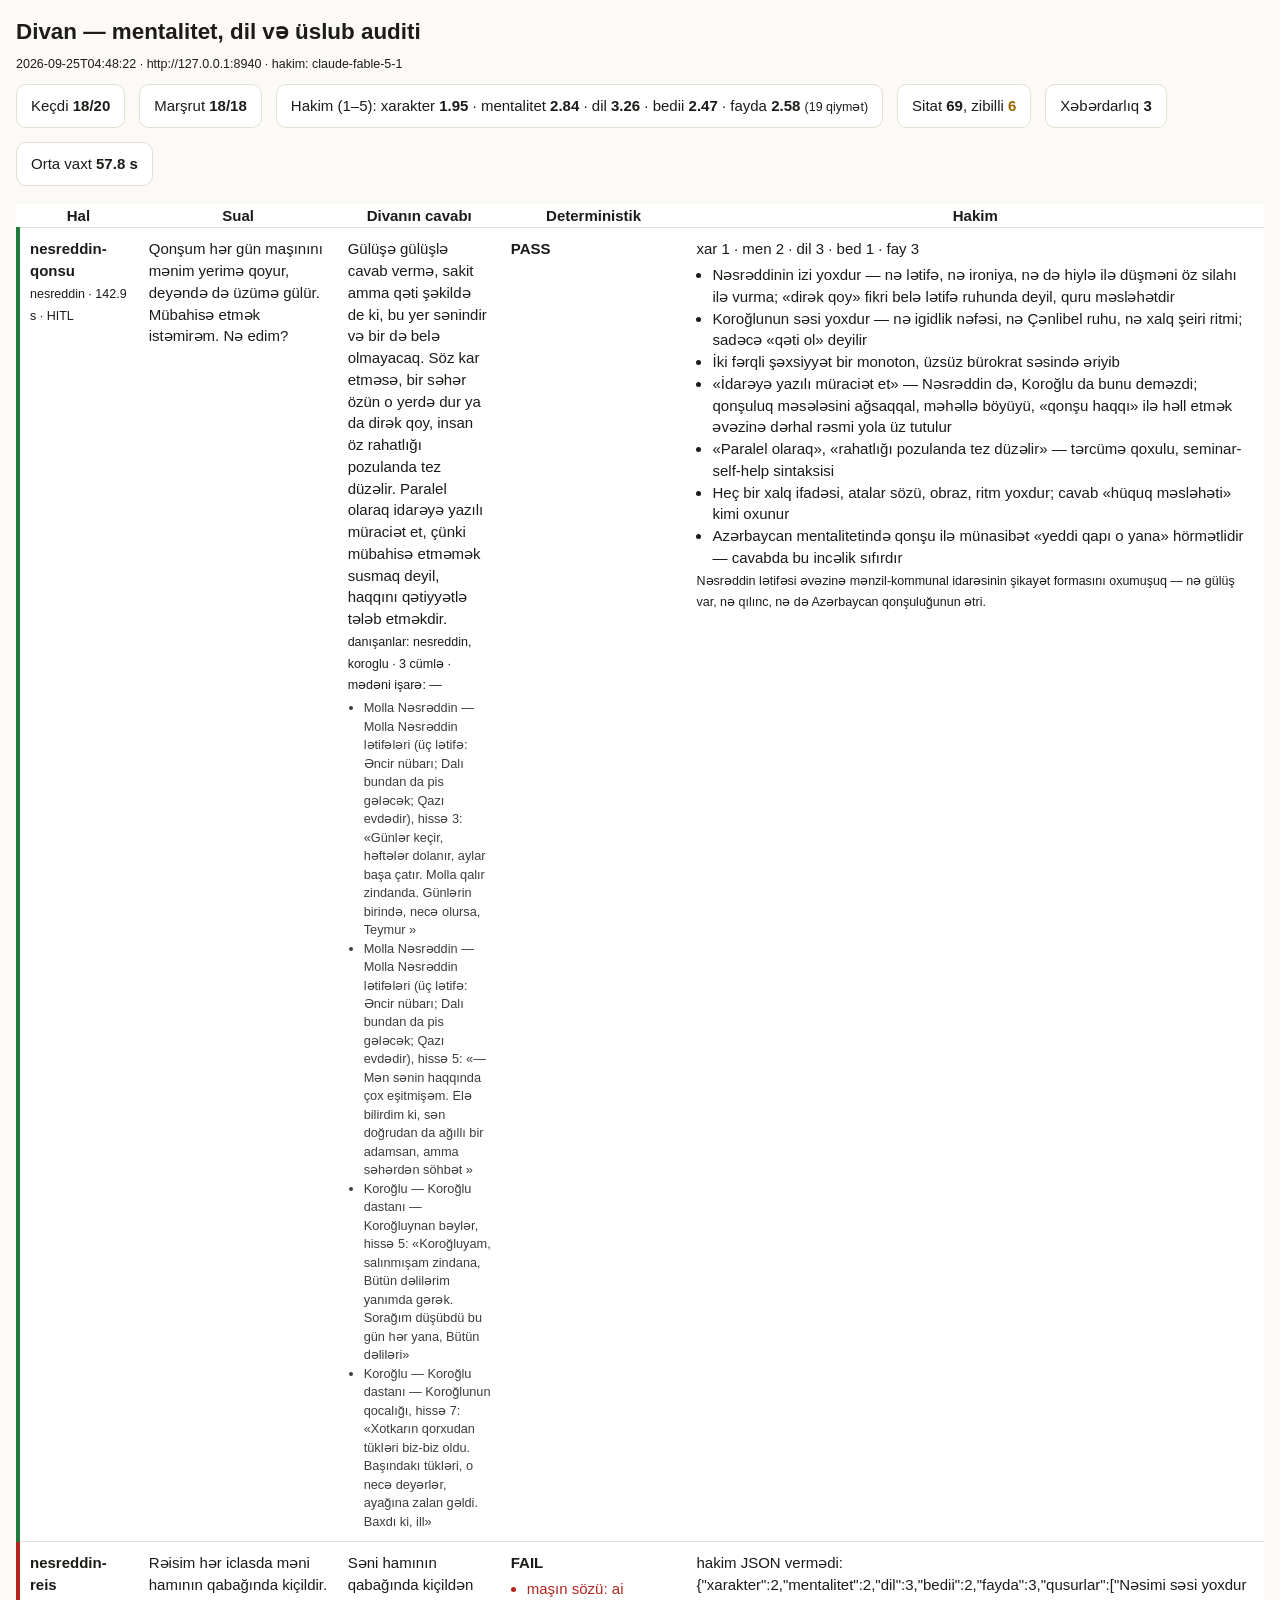
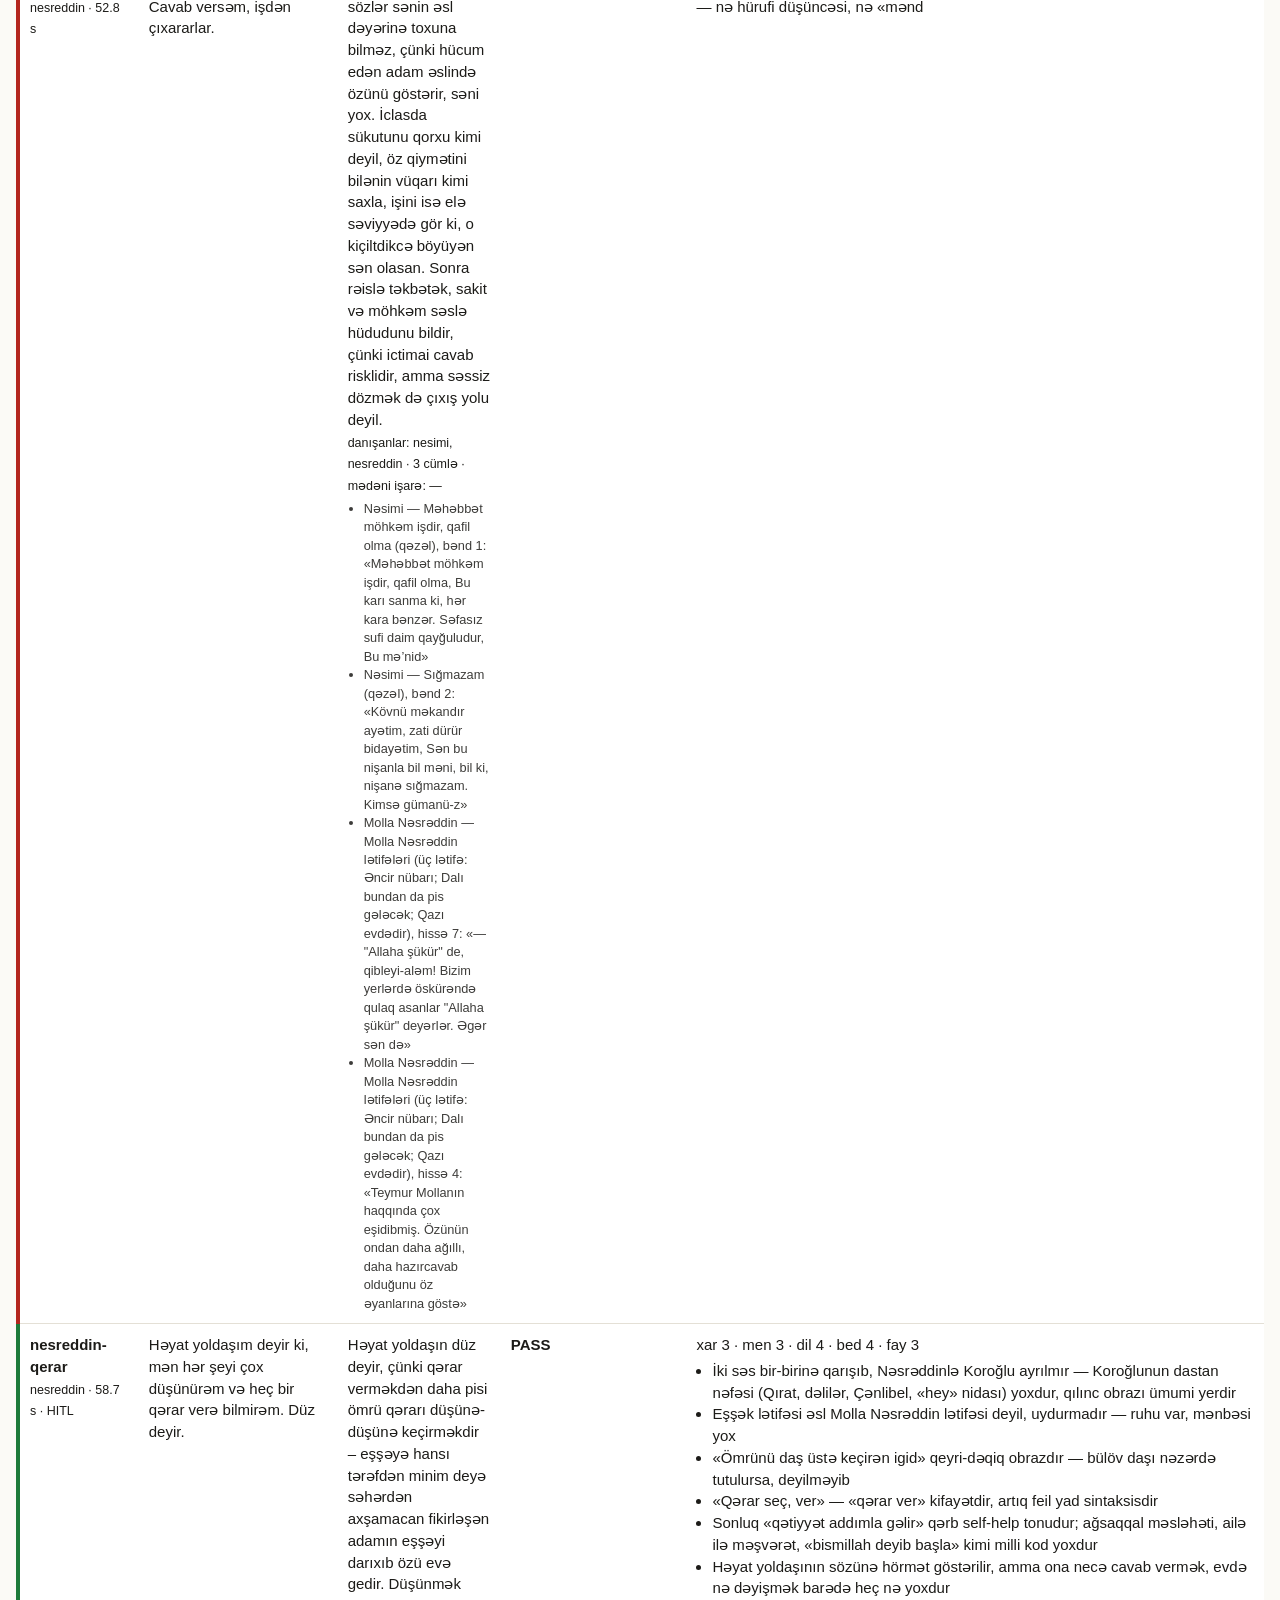
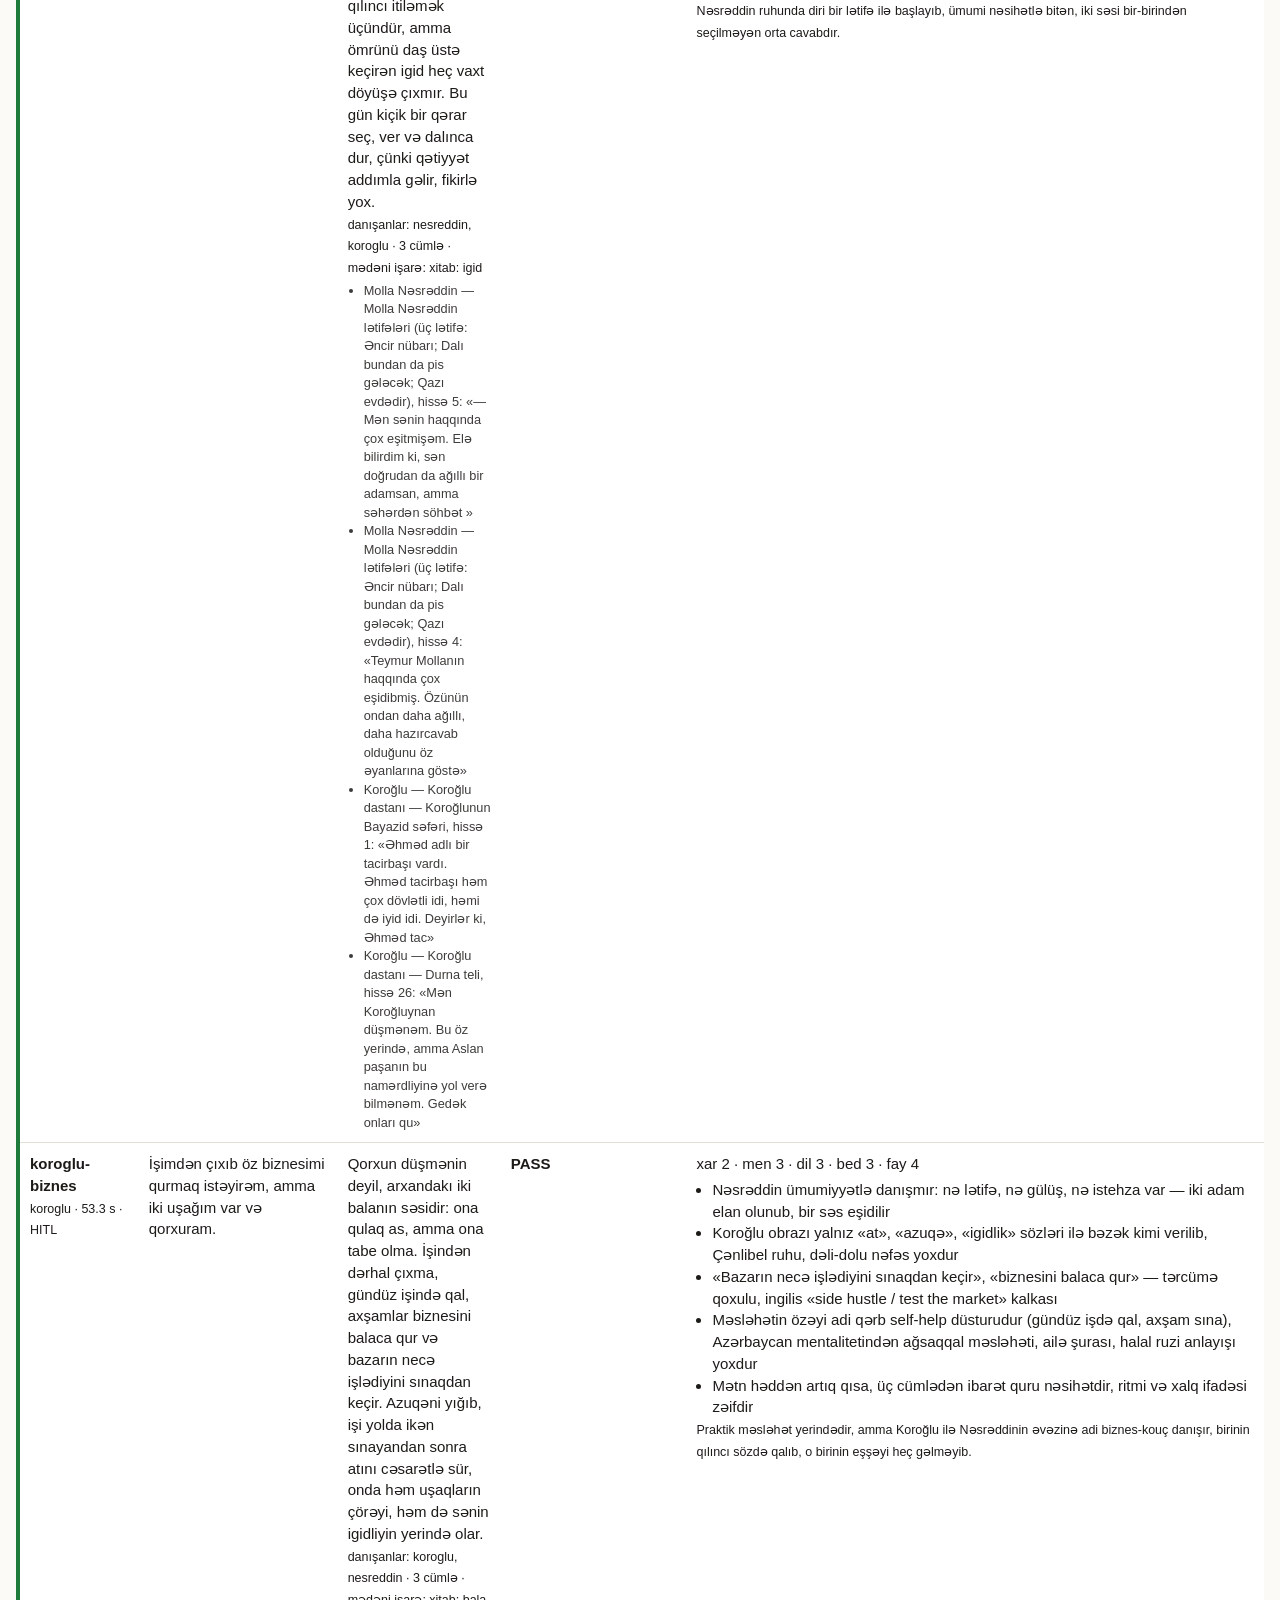
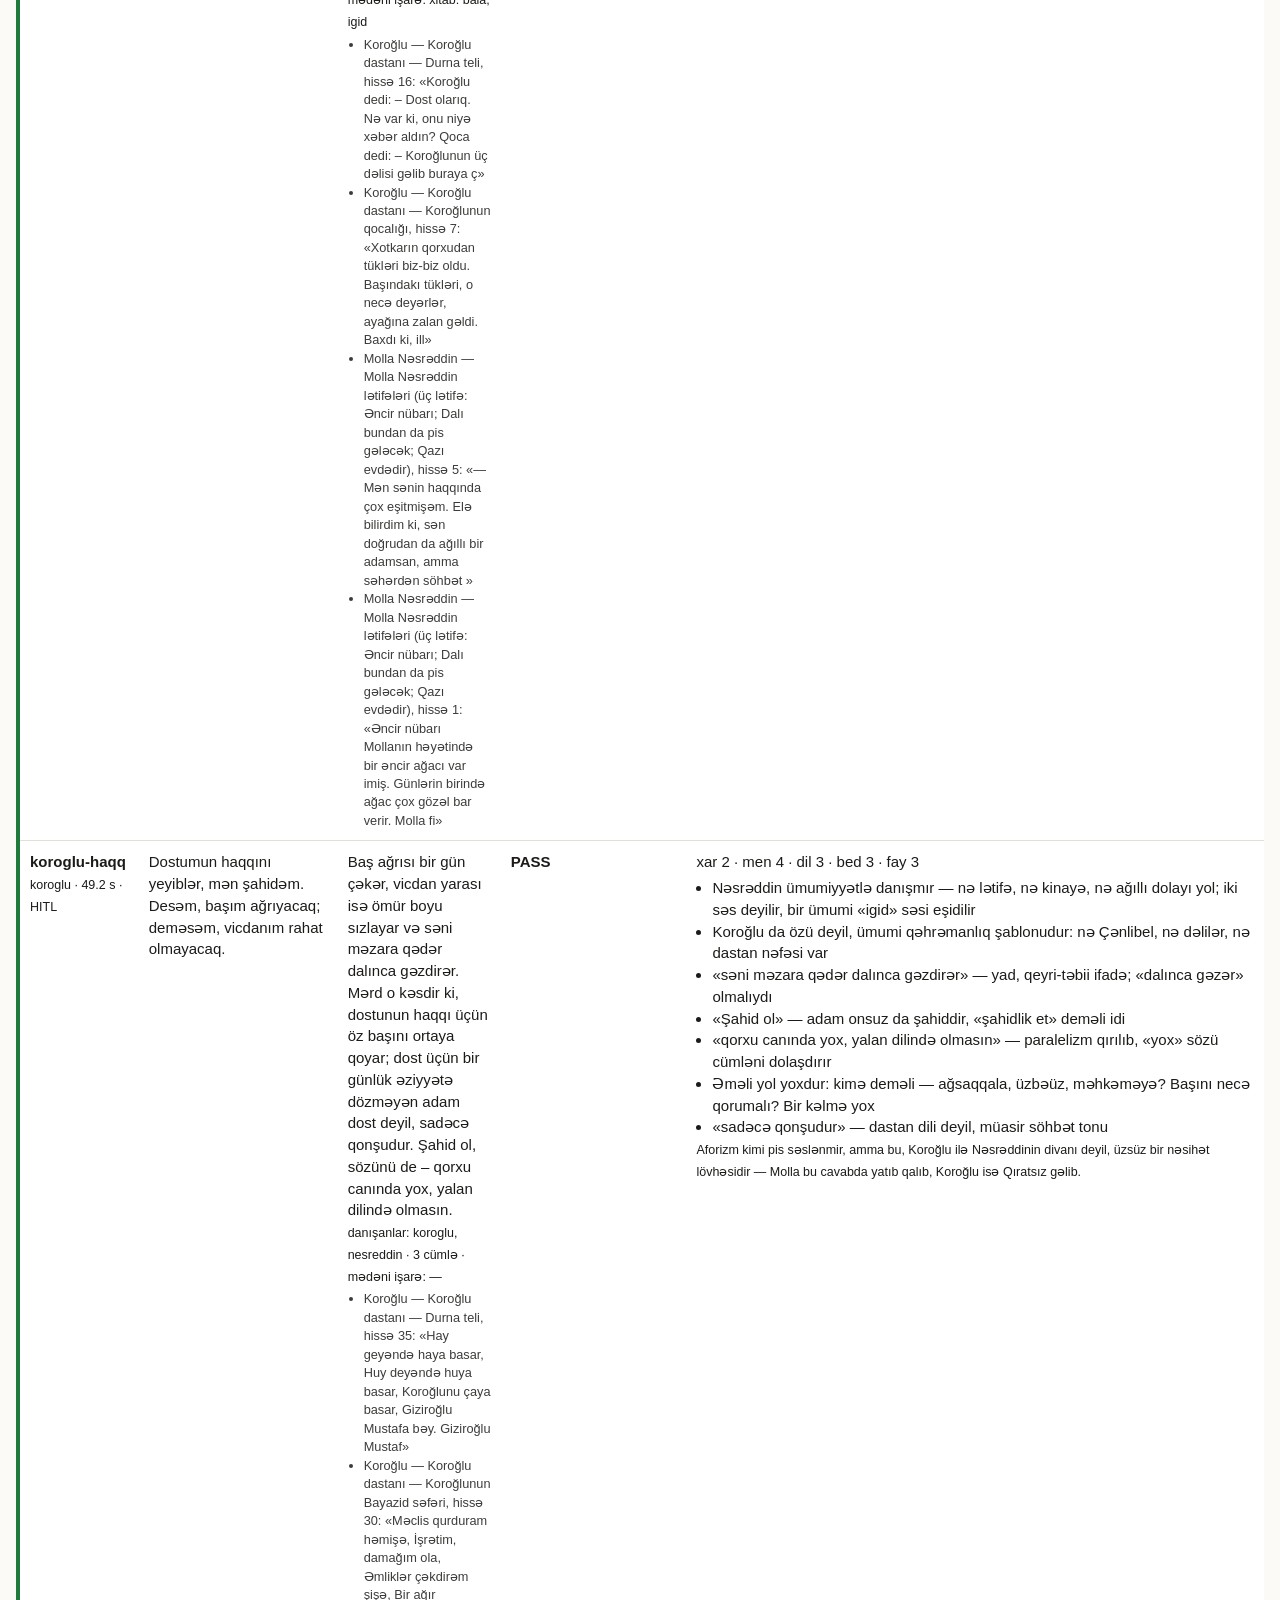
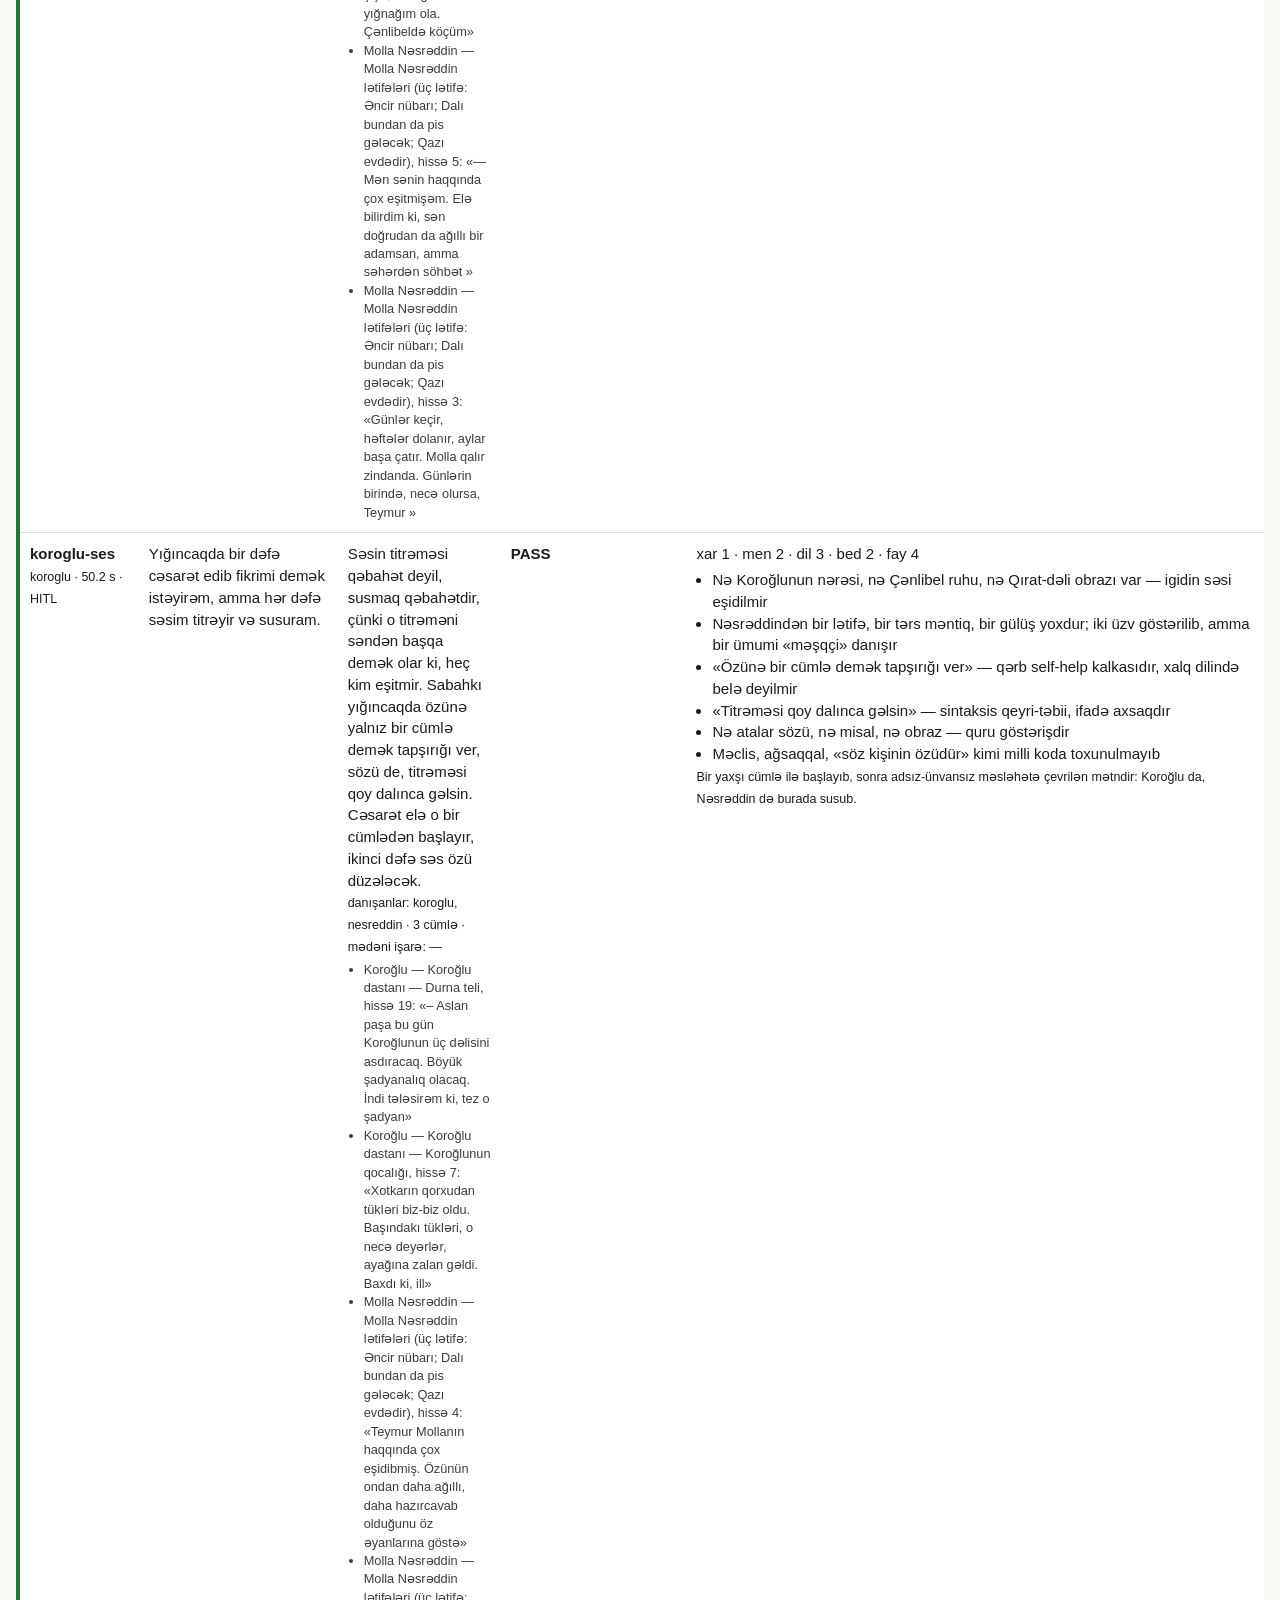
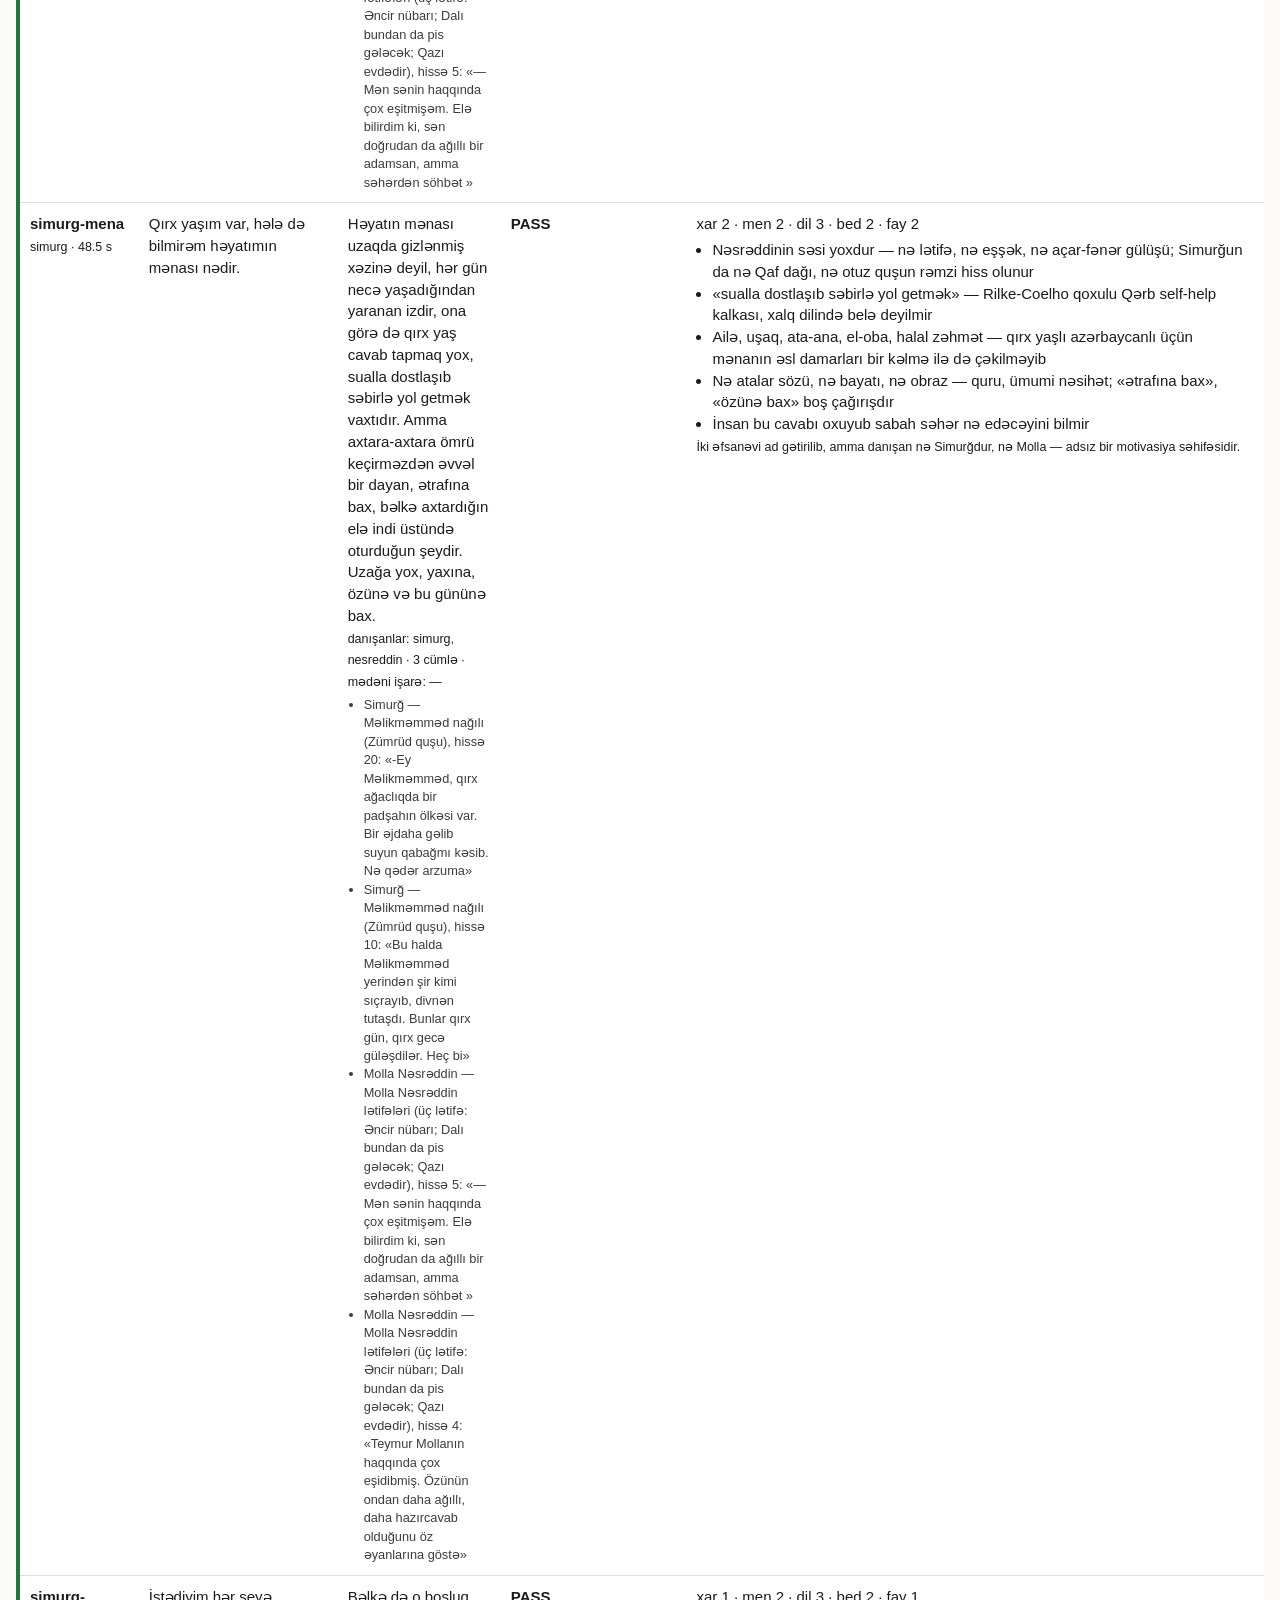
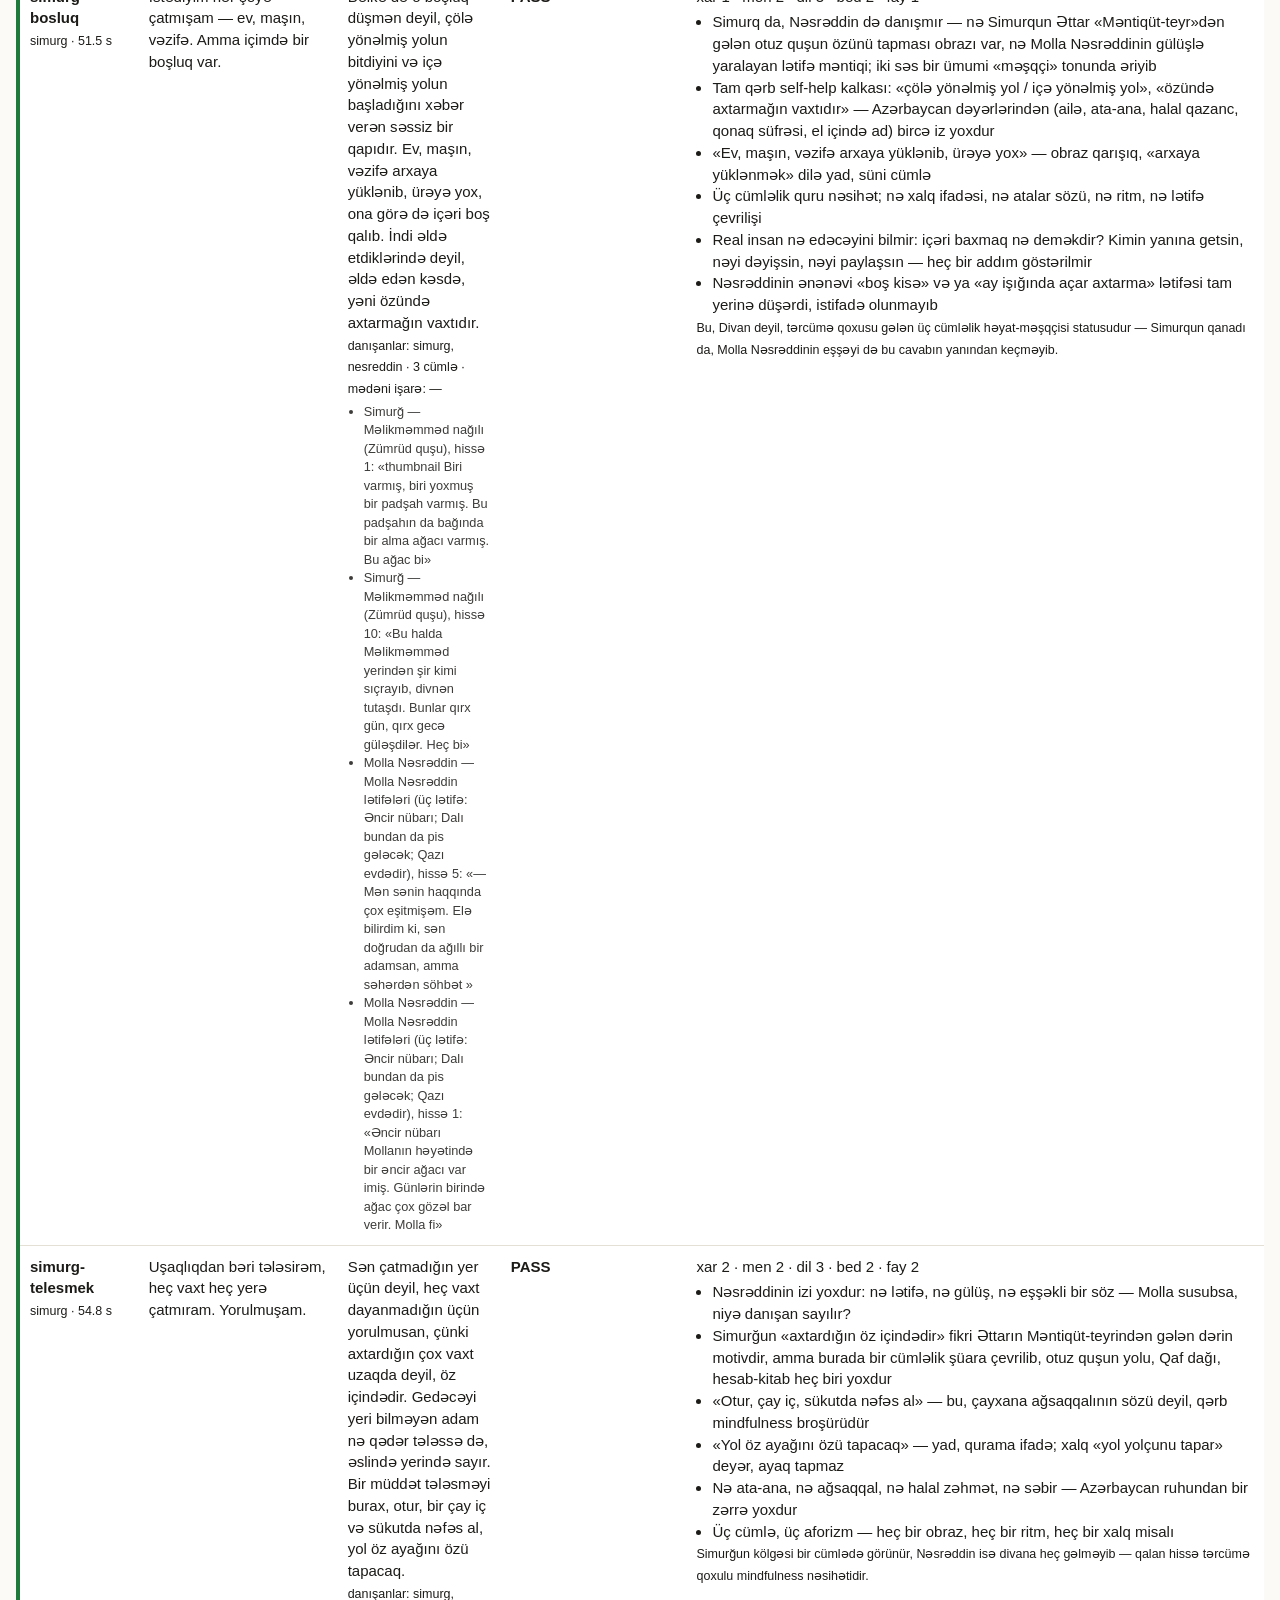
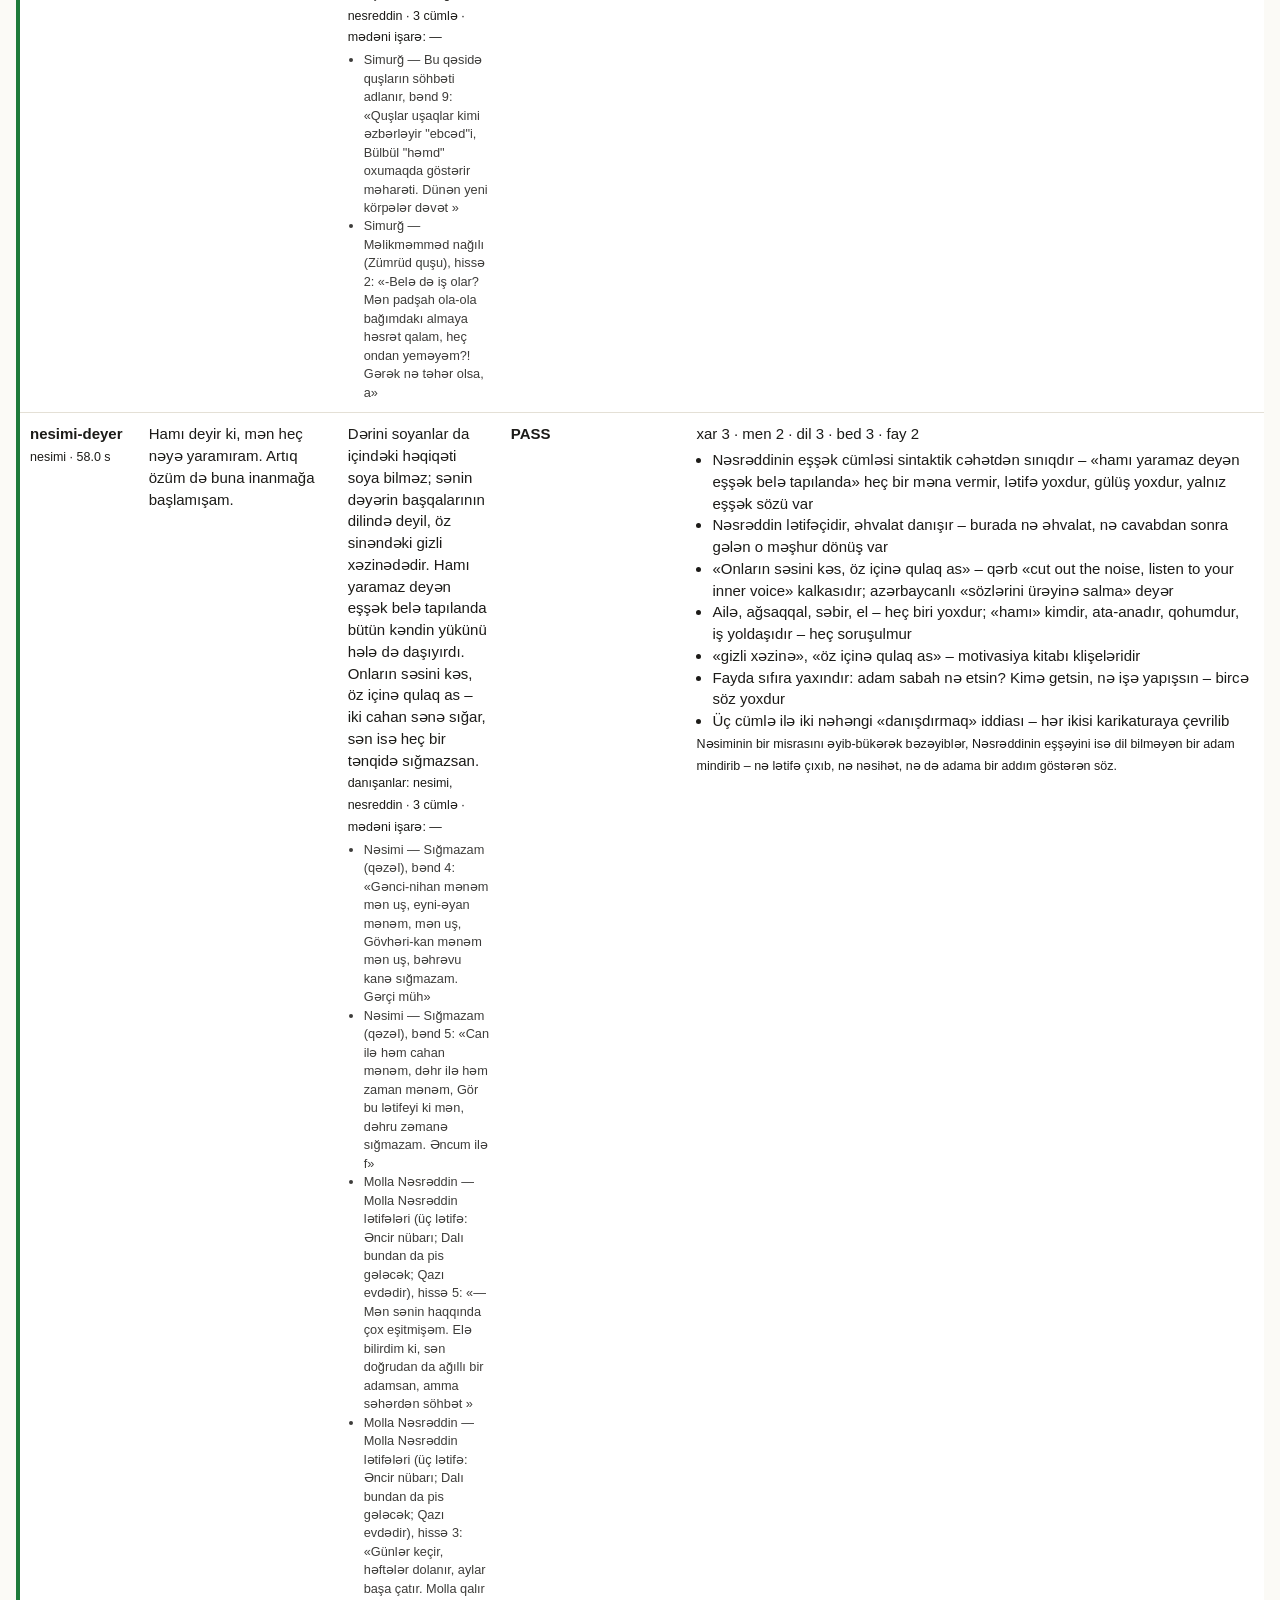
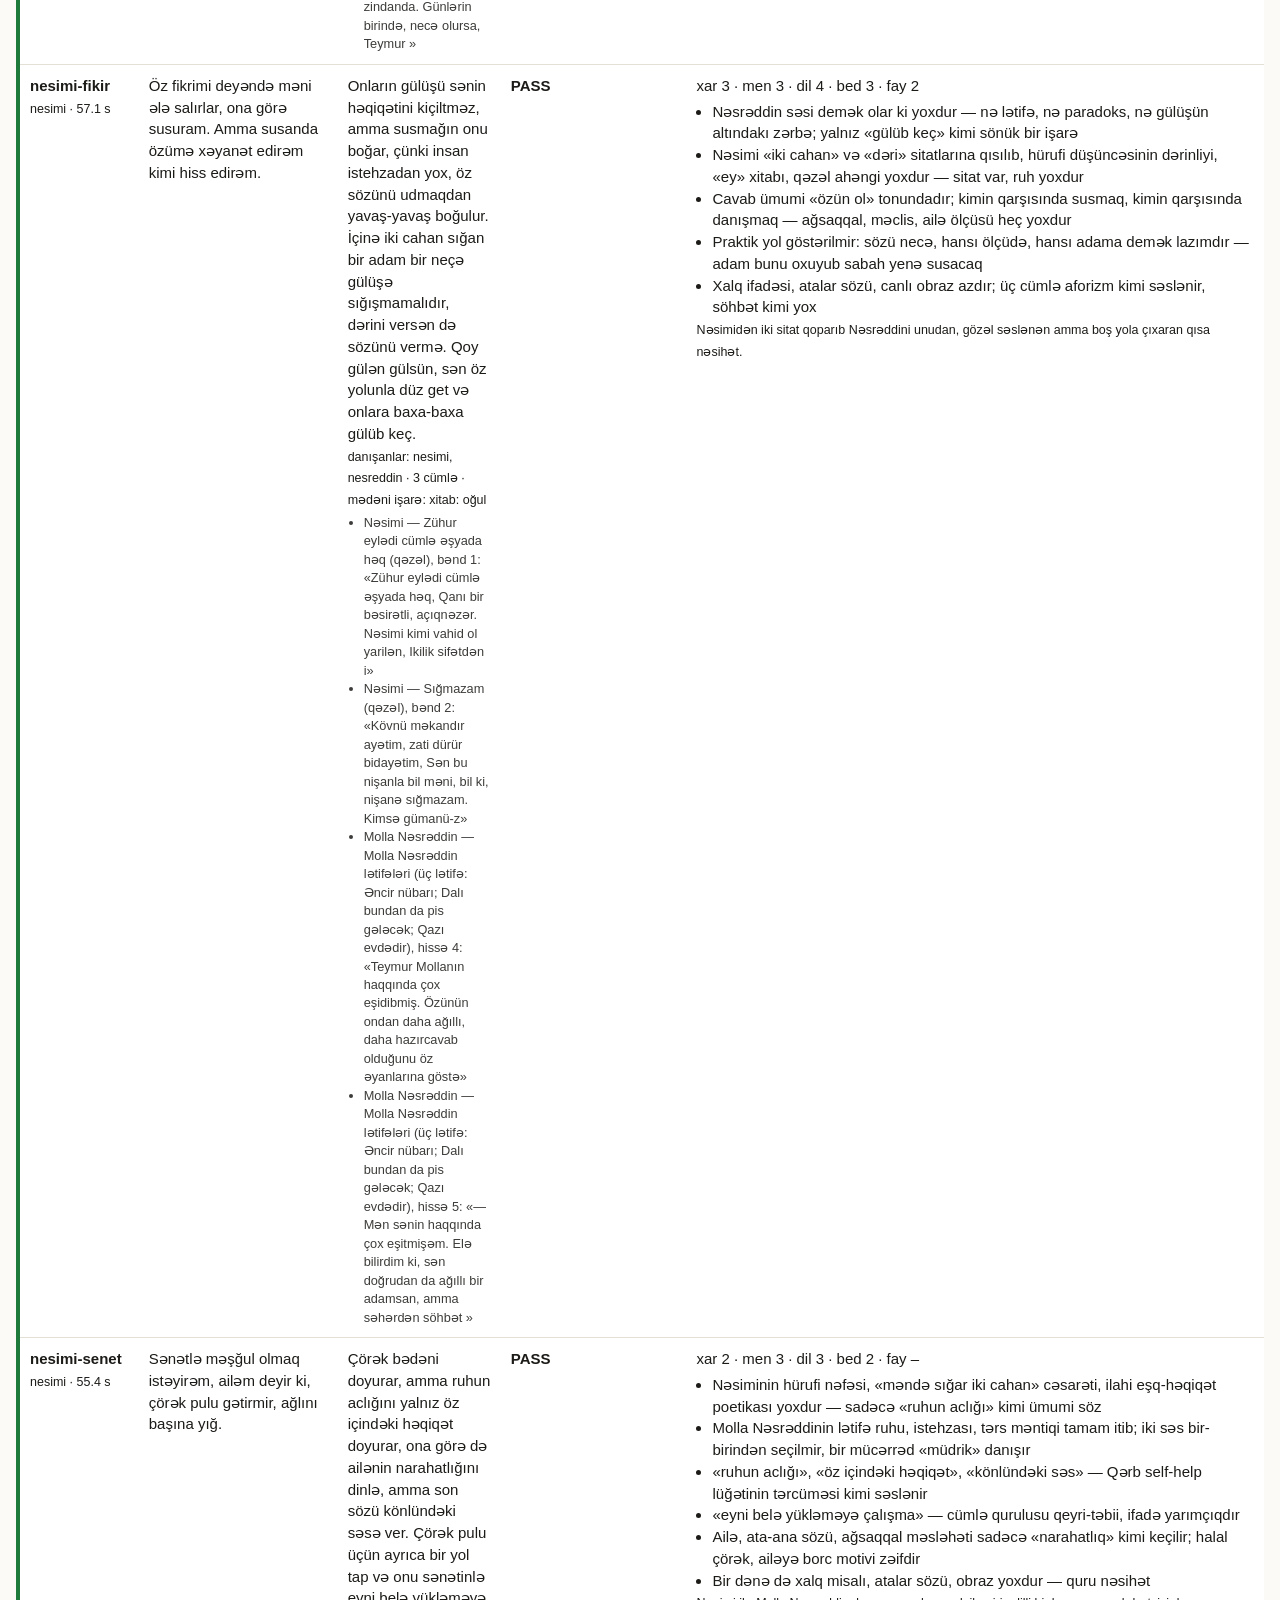
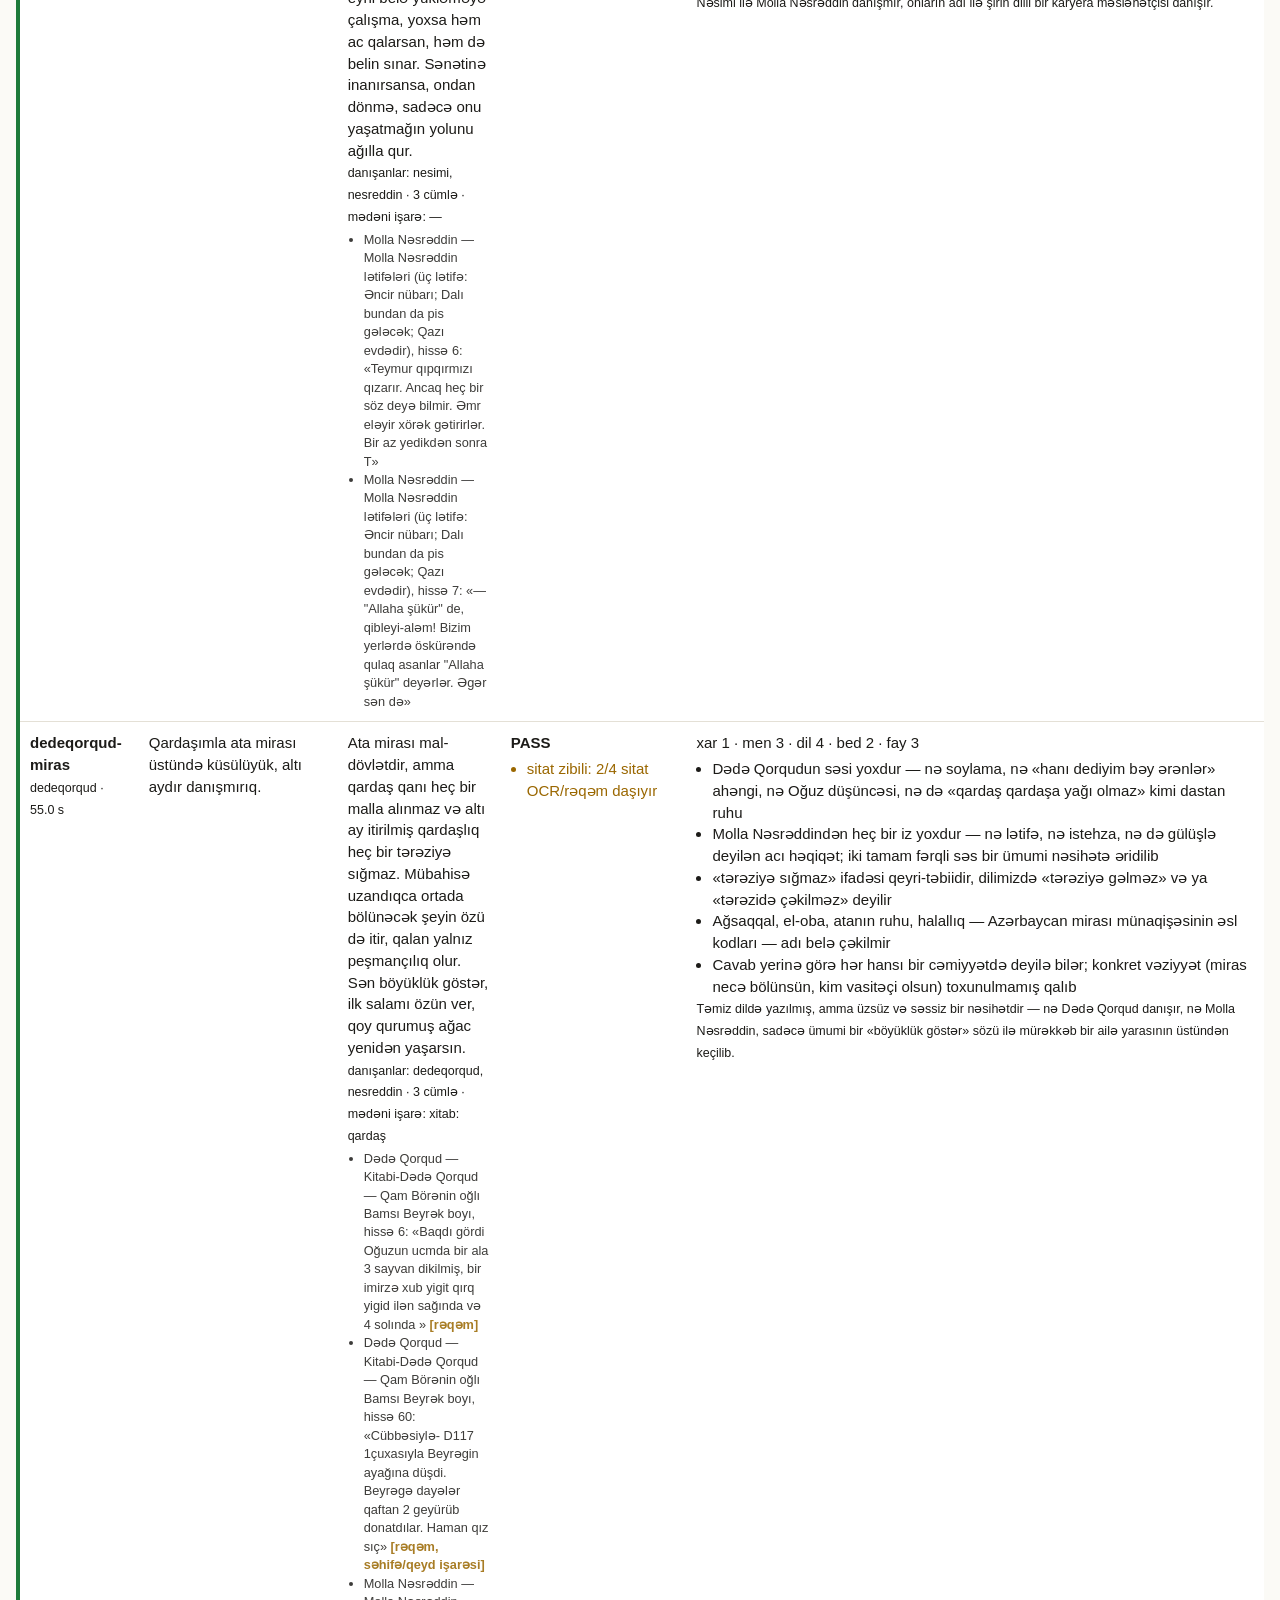
<file: apps/voice-ai-agent/output/audit-v1.html>
<!doctype html><html lang=az><head><meta charset=utf-8><title>Divan audit</title>
<style>:root{--bg:#fbfaf6;--fg:#1c1b18;--card:#fff;--line:#e4e0d6;--pass:#1d7a3a;--fail:#b3261e;--warn:#9a6700}
@media(prefers-color-scheme:dark){:root:not([data-theme=light]){--bg:#151412;--fg:#ece9e1;--card:#1e1c19;--line:#33302a}}
:root[data-theme=dark]{--bg:#151412;--fg:#ece9e1;--card:#1e1c19;--line:#33302a}
body{margin:0;padding:16px;background:var(--bg);color:var(--fg);font:15px/1.45 -apple-system,Inter,sans-serif}
h1{font-size:1.4rem;margin:0 0 4px} .sum{display:flex;gap:14px;flex-wrap:wrap;margin:10px 0 18px}
.sum div{background:var(--card);border:1px solid var(--line);border-radius:10px;padding:10px 14px}
table{width:100%;border-collapse:collapse;background:var(--card)} td{border-top:1px solid var(--line);padding:10px;vertical-align:top}
tr.pass td:first-child{border-left:4px solid var(--pass)} tr.fail td:first-child{border-left:4px solid var(--fail)}
.f{color:var(--fail)} .w{color:var(--warn)} .reply{max-width:46ch} ul{margin:4px 0 0 16px;padding:0} .cites{font-size:.85em;opacity:.85}
@media(max-width:700px){table,tbody,tr,td{display:block} td{border:0} tr{border-top:1px solid var(--line);padding:8px 0}}</style></head>
<body><h1>Divan — mentalitet, dil və üslub auditi</h1>
<div><small>2026-09-25T04:48:22 · http://127.0.0.1:8940 · hakim: claude-fable-5-1</small></div>
<div class=sum><div>Keçdi <b>18/20</b></div><div>Marşrut <b>18/18</b></div>
<div>Hakim (1–5): xarakter <b>1.95</b> · mentalitet <b>2.84</b> · dil <b>3.26</b> · bedii <b>2.47</b> · fayda <b>2.58</b> <small>(19 qiymət)</small></div>
<div>Sitat <b>69</b>, zibilli <b class=w>6</b></div>
<div>Xəbərdarlıq <b>3</b></div><div>Orta vaxt <b>57.8 s</b></div></div>
<table><tr><th>Hal</th><th>Sual</th><th>Divanın cavabı</th><th>Deterministik</th><th>Hakim</th></tr><tr class=pass>
<td><b>nesreddin-qonsu</b><br><small>nesreddin · 142.9 s · HITL</small></td>
<td>Qonşum hər gün maşınını mənim yerimə qoyur, deyəndə də üzümə gülür. Mübahisə etmək istəmirəm. Nə edim?</td>
<td class=reply>Gülüşə gülüşlə cavab vermə, sakit amma qəti şəkildə de ki, bu yer sənindir və bir də belə olmayacaq. Söz kar etməsə, bir səhər özün o yerdə dur ya da dirək qoy, insan öz rahatlığı pozulanda tez düzəlir. Paralel olaraq idarəyə yazılı müraciət et, çünki mübahisə etməmək susmaq deyil, haqqını qətiyyətlə tələb etməkdir.<br><small>danışanlar: nesreddin, koroglu · 3 cümlə · mədəni işarə: —</small>
<ul class=cites><li>Molla Nəsrəddin — Molla Nəsrəddin lətifələri (üç lətifə: Əncir nübarı; Dalı bundan da pis gələcək; Qazı evdədir), hissə 3: «Günlər keçir, həftələr dolanır, aylar başa çatır. Molla qalır zindanda. Günlərin birində, necə olursa, Teymur »</li><li>Molla Nəsrəddin — Molla Nəsrəddin lətifələri (üç lətifə: Əncir nübarı; Dalı bundan da pis gələcək; Qazı evdədir), hissə 5: «— Mən sənin haqqında çox eşitmişəm. Elə bilirdim ki, sən doğrudan da ağıllı bir adamsan, amma səhərdən söhbət »</li><li>Koroğlu — Koroğlu dastanı — Koroğluynan bəylər, hissə 5: «Koroğluyam, salınmışam zindana,
Bütün dəlilərim yanımda gərək.
Sorağım düşübdü bu gün hər yana,
Bütün dəliləri»</li><li>Koroğlu — Koroğlu dastanı — Koroğlunun qocalığı, hissə 7: «Xotkarın qorxudan tükləri biz-biz oldu. Başındakı tükləri, o necə deyərlər, ayağına zalan gəldi. Baxdı ki, ill»</li></ul></td>
<td><b>PASS</b><ul></ul></td>
<td>xar 1 · men 2 · dil 3 · bed 1 · fay 3<ul><li>Nəsrəddinin izi yoxdur — nə lətifə, nə ironiya, nə də hiylə ilə düşməni öz silahı ilə vurma; «dirək qoy» fikri belə lətifə ruhunda deyil, quru məsləhətdir</li><li>Koroğlunun səsi yoxdur — nə igidlik nəfəsi, nə Çənlibel ruhu, nə xalq şeiri ritmi; sadəcə «qəti ol» deyilir</li><li>İki fərqli şəxsiyyət bir monoton, üzsüz bürokrat səsində əriyib</li><li>«İdarəyə yazılı müraciət et» — Nəsrəddin də, Koroğlu da bunu deməzdi; qonşuluq məsələsini ağsaqqal, məhəllə böyüyü, «qonşu haqqı» ilə həll etmək əvəzinə dərhal rəsmi yola üz tutulur</li><li>«Paralel olaraq», «rahatlığı pozulanda tez düzəlir» — tərcümə qoxulu, seminar-self-help sintaksisi</li><li>Heç bir xalq ifadəsi, atalar sözü, obraz, ritm yoxdur; cavab «hüquq məsləhəti» kimi oxunur</li><li>Azərbaycan mentalitetində qonşu ilə münasibət «yeddi qapı o yana» hörmətlidir — cavabda bu incəlik sıfırdır</li></ul><small>Nəsrəddin lətifəsi əvəzinə mənzil-kommunal idarəsinin şikayət formasını oxumuşuq — nə gülüş var, nə qılınc, nə də Azərbaycan qonşuluğunun ətri.</small></td>
</tr><tr class=fail>
<td><b>nesreddin-reis</b><br><small>nesreddin · 52.8 s</small></td>
<td>Rəisim hər iclasda məni hamının qabağında kiçildir. Cavab versəm, işdən çıxararlar.</td>
<td class=reply>Səni hamının qabağında kiçildən sözlər sənin əsl dəyərinə toxuna bilməz, çünki hücum edən adam əslində özünü göstərir, səni yox. İclasda sükutunu qorxu kimi deyil, öz qiymətini bilənin vüqarı kimi saxla, işini isə elə səviyyədə gör ki, o kiçiltdikcə böyüyən sən olasan. Sonra rəislə təkbətək, sakit və möhkəm səslə hüdudunu bildir, çünki ictimai cavab risklidir, amma səssiz dözmək də çıxış yolu deyil.<br><small>danışanlar: nesimi, nesreddin · 3 cümlə · mədəni işarə: —</small>
<ul class=cites><li>Nəsimi — Məhəbbət möhkəm işdir, qafil olma (qəzəl), bənd 1: «Məhəbbət möhkəm işdir, qafil olma,
Bu karı sanma ki, hər kara bənzər.

Səfasız sufi daim qayğuludur,
Bu mə’nid»</li><li>Nəsimi — Sığmazam (qəzəl), bənd 2: «Kövnü məkandır ayətim, zati dürür bidayətim,
Sən bu nişanla bil məni, bil ki, nişanə sığmazam.

Kimsə gümanü-z»</li><li>Molla Nəsrəddin — Molla Nəsrəddin lətifələri (üç lətifə: Əncir nübarı; Dalı bundan da pis gələcək; Qazı evdədir), hissə 7: «— &quot;Allaha şükür&quot; de, qibleyi-aləm! Bizim yerlərdə öskürəndə qulaq asanlar &quot;Allaha şükür&quot; deyərlər. Əgər sən də»</li><li>Molla Nəsrəddin — Molla Nəsrəddin lətifələri (üç lətifə: Əncir nübarı; Dalı bundan da pis gələcək; Qazı evdədir), hissə 4: «Teymur Mollanın haqqında çox eşidibmiş. Özünün ondan daha ağıllı, daha hazırcavab olduğunu öz əyanlarına göstə»</li></ul></td>
<td><b>FAIL</b><ul><li class=f>maşın sözü: ai</li></ul></td>
<td>hakim JSON vermədi: {&quot;xarakter&quot;:2,&quot;mentalitet&quot;:2,&quot;dil&quot;:3,&quot;bedii&quot;:2,&quot;fayda&quot;:3,&quot;qusurlar&quot;:[&quot;Nəsimi səsi yoxdur — nə hürufi düşüncəsi, nə «mənd<ul></ul><small></small></td>
</tr><tr class=pass>
<td><b>nesreddin-qerar</b><br><small>nesreddin · 58.7 s · HITL</small></td>
<td>Həyat yoldaşım deyir ki, mən hər şeyi çox düşünürəm və heç bir qərar verə bilmirəm. Düz deyir.</td>
<td class=reply>Həyat yoldaşın düz deyir, çünki qərar verməkdən daha pisi ömrü qərarı düşünə-düşünə keçirməkdir – eşşəyə hansı tərəfdən minim deyə səhərdən axşamacan fikirləşən adamın eşşəyi darıxıb özü evə gedir. Düşünmək qılıncı itiləmək üçündür, amma ömrünü daş üstə keçirən igid heç vaxt döyüşə çıxmır. Bu gün kiçik bir qərar seç, ver və dalınca dur, çünki qətiyyət addımla gəlir, fikirlə yox.<br><small>danışanlar: nesreddin, koroglu · 3 cümlə · mədəni işarə: xitab: igid</small>
<ul class=cites><li>Molla Nəsrəddin — Molla Nəsrəddin lətifələri (üç lətifə: Əncir nübarı; Dalı bundan da pis gələcək; Qazı evdədir), hissə 5: «— Mən sənin haqqında çox eşitmişəm. Elə bilirdim ki, sən doğrudan da ağıllı bir adamsan, amma səhərdən söhbət »</li><li>Molla Nəsrəddin — Molla Nəsrəddin lətifələri (üç lətifə: Əncir nübarı; Dalı bundan da pis gələcək; Qazı evdədir), hissə 4: «Teymur Mollanın haqqında çox eşidibmiş. Özünün ondan daha ağıllı, daha hazırcavab olduğunu öz əyanlarına göstə»</li><li>Koroğlu — Koroğlu dastanı — Koroğlunun Bayazid səfəri, hissə 1: «Əhməd adlı bir tacirbaşı vardı. Əhməd tacirbaşı həm çox dövlətli idi, həmi də iyid idi. Deyirlər ki, Əhməd tac»</li><li>Koroğlu — Koroğlu dastanı — Durna teli, hissə 26: «Mən Koroğluynan düşmənəm. Bu öz yerində, amma Aslan paşanın bu namərdliyinə yol verə bilmənəm. Gedək onları qu»</li></ul></td>
<td><b>PASS</b><ul></ul></td>
<td>xar 3 · men 3 · dil 4 · bed 4 · fay 3<ul><li>İki səs bir-birinə qarışıb, Nəsrəddinlə Koroğlu ayrılmır — Koroğlunun dastan nəfəsi (Qırat, dəlilər, Çənlibel, «hey» nidası) yoxdur, qılınc obrazı ümumi yerdir</li><li>Eşşək lətifəsi əsl Molla Nəsrəddin lətifəsi deyil, uydurmadır — ruhu var, mənbəsi yox</li><li>«Ömrünü daş üstə keçirən igid» qeyri-dəqiq obrazdır — bülöv daşı nəzərdə tutulursa, deyilməyib</li><li>«Qərar seç, ver» — «qərar ver» kifayətdir, artıq feil yad sintaksisdir</li><li>Sonluq «qətiyyət addımla gəlir» qərb self-help tonudur; ağsaqqal məsləhəti, ailə ilə məşvərət, «bismillah deyib başla» kimi milli kod yoxdur</li><li>Həyat yoldaşının sözünə hörmət göstərilir, amma ona necə cavab vermək, evdə nə dəyişmək barədə heç nə yoxdur</li></ul><small>Nəsrəddin ruhunda diri bir lətifə ilə başlayıb, ümumi nəsihətlə bitən, iki səsi bir-birindən seçilməyən orta cavabdır.</small></td>
</tr><tr class=pass>
<td><b>koroglu-biznes</b><br><small>koroglu · 53.3 s · HITL</small></td>
<td>İşimdən çıxıb öz biznesimi qurmaq istəyirəm, amma iki uşağım var və qorxuram.</td>
<td class=reply>Qorxun düşmənin deyil, arxandakı iki balanın səsidir: ona qulaq as, amma ona tabe olma. İşindən dərhal çıxma, gündüz işində qal, axşamlar biznesini balaca qur və bazarın necə işlədiyini sınaqdan keçir. Azuqəni yığıb, işi yolda ikən sınayandan sonra atını cəsarətlə sür, onda həm uşaqların çörəyi, həm də sənin igidliyin yerində olar.<br><small>danışanlar: koroglu, nesreddin · 3 cümlə · mədəni işarə: xitab: bala, igid</small>
<ul class=cites><li>Koroğlu — Koroğlu dastanı — Durna teli, hissə 16: «Koroğlu dedi: – Dost olarıq. Nə var ki, onu niyə xəbər aldın? Qoca dedi: – Koroğlunun üç dəlisi gəlib buraya ç»</li><li>Koroğlu — Koroğlu dastanı — Koroğlunun qocalığı, hissə 7: «Xotkarın qorxudan tükləri biz-biz oldu. Başındakı tükləri, o necə deyərlər, ayağına zalan gəldi. Baxdı ki, ill»</li><li>Molla Nəsrəddin — Molla Nəsrəddin lətifələri (üç lətifə: Əncir nübarı; Dalı bundan da pis gələcək; Qazı evdədir), hissə 5: «— Mən sənin haqqında çox eşitmişəm. Elə bilirdim ki, sən doğrudan da ağıllı bir adamsan, amma səhərdən söhbət »</li><li>Molla Nəsrəddin — Molla Nəsrəddin lətifələri (üç lətifə: Əncir nübarı; Dalı bundan da pis gələcək; Qazı evdədir), hissə 1: «Əncir nübarı

Mollanın həyətində bir əncir ağacı var imiş. Günlərin birində ağac çox gözəl bar verir. Molla fi»</li></ul></td>
<td><b>PASS</b><ul></ul></td>
<td>xar 2 · men 3 · dil 3 · bed 3 · fay 4<ul><li>Nəsrəddin ümumiyyətlə danışmır: nə lətifə, nə gülüş, nə istehza var — iki adam elan olunub, bir səs eşidilir</li><li>Koroğlu obrazı yalnız «at», «azuqə», «igidlik» sözləri ilə bəzək kimi verilib, Çənlibel ruhu, dəli-dolu nəfəs yoxdur</li><li>«Bazarın necə işlədiyini sınaqdan keçir», «biznesini balaca qur» — tərcümə qoxulu, ingilis «side hustle / test the market» kalkası</li><li>Məsləhətin özəyi adi qərb self-help düsturudur (gündüz işdə qal, axşam sına), Azərbaycan mentalitetindən ağsaqqal məsləhəti, ailə şurası, halal ruzi anlayışı yoxdur</li><li>Mətn həddən artıq qısa, üç cümlədən ibarət quru nəsihətdir, ritmi və xalq ifadəsi zəifdir</li></ul><small>Praktik məsləhət yerindədir, amma Koroğlu ilə Nəsrəddinin əvəzinə adi biznes-kouç danışır, birinin qılıncı sözdə qalıb, o birinin eşşəyi heç gəlməyib.</small></td>
</tr><tr class=pass>
<td><b>koroglu-haqq</b><br><small>koroglu · 49.2 s · HITL</small></td>
<td>Dostumun haqqını yeyiblər, mən şahidəm. Desəm, başım ağrıyacaq; deməsəm, vicdanım rahat olmayacaq.</td>
<td class=reply>Baş ağrısı bir gün çəkər, vicdan yarası isə ömür boyu sızlayar və səni məzara qədər dalınca gəzdirər. Mərd o kəsdir ki, dostunun haqqı üçün öz başını ortaya qoyar; dost üçün bir günlük əziyyətə dözməyən adam dost deyil, sadəcə qonşudur. Şahid ol, sözünü de – qorxu canında yox, yalan dilində olmasın.<br><small>danışanlar: koroglu, nesreddin · 3 cümlə · mədəni işarə: —</small>
<ul class=cites><li>Koroğlu — Koroğlu dastanı — Durna teli, hissə 35: «Hay geyəndə haya basar,
Huy deyəndə huya basar,
Koroğlunu çaya basar,
Giziroğlu Mustafa bəy.

Giziroğlu Mustaf»</li><li>Koroğlu — Koroğlu dastanı — Koroğlunun Bayazid səfəri, hissə 30: «Məclis qurduram həmişə,
İşrətim, damağım ola,
Əmliklər çəkdirəm şişə,
Bir ağır yığnağım ola.

Çənlibeldə köçüm»</li><li>Molla Nəsrəddin — Molla Nəsrəddin lətifələri (üç lətifə: Əncir nübarı; Dalı bundan da pis gələcək; Qazı evdədir), hissə 5: «— Mən sənin haqqında çox eşitmişəm. Elə bilirdim ki, sən doğrudan da ağıllı bir adamsan, amma səhərdən söhbət »</li><li>Molla Nəsrəddin — Molla Nəsrəddin lətifələri (üç lətifə: Əncir nübarı; Dalı bundan da pis gələcək; Qazı evdədir), hissə 3: «Günlər keçir, həftələr dolanır, aylar başa çatır. Molla qalır zindanda. Günlərin birində, necə olursa, Teymur »</li></ul></td>
<td><b>PASS</b><ul></ul></td>
<td>xar 2 · men 4 · dil 3 · bed 3 · fay 3<ul><li>Nəsrəddin ümumiyyətlə danışmır — nə lətifə, nə kinayə, nə ağıllı dolayı yol; iki səs deyilir, bir ümumi «igid» səsi eşidilir</li><li>Koroğlu da özü deyil, ümumi qəhrəmanlıq şablonudur: nə Çənlibel, nə dəlilər, nə dastan nəfəsi var</li><li>«səni məzara qədər dalınca gəzdirər» — yad, qeyri-təbii ifadə; «dalınca gəzər» olmalıydı</li><li>«Şahid ol» — adam onsuz da şahiddir, «şahidlik et» deməli idi</li><li>«qorxu canında yox, yalan dilində olmasın» — paralelizm qırılıb, «yox» sözü cümləni dolaşdırır</li><li>Əməli yol yoxdur: kimə deməli — ağsaqqala, üzbəüz, məhkəməyə? Başını necə qorumalı? Bir kəlmə yox</li><li>«sadəcə qonşudur» — dastan dili deyil, müasir söhbət tonu</li></ul><small>Aforizm kimi pis səslənmir, amma bu, Koroğlu ilə Nəsrəddinin divanı deyil, üzsüz bir nəsihət lövhəsidir — Molla bu cavabda yatıb qalıb, Koroğlu isə Qıratsız gəlib.</small></td>
</tr><tr class=pass>
<td><b>koroglu-ses</b><br><small>koroglu · 50.2 s · HITL</small></td>
<td>Yığıncaqda bir dəfə cəsarət edib fikrimi demək istəyirəm, amma hər dəfə səsim titrəyir və susuram.</td>
<td class=reply>Səsin titrəməsi qəbahət deyil, susmaq qəbahətdir, çünki o titrəməni səndən başqa demək olar ki, heç kim eşitmir. Sabahkı yığıncaqda özünə yalnız bir cümlə demək tapşırığı ver, sözü de, titrəməsi qoy dalınca gəlsin. Cəsarət elə o bir cümlədən başlayır, ikinci dəfə səs özü düzələcək.<br><small>danışanlar: koroglu, nesreddin · 3 cümlə · mədəni işarə: —</small>
<ul class=cites><li>Koroğlu — Koroğlu dastanı — Durna teli, hissə 19: «– Aslan paşa bu gün Koroğlunun üç dəlisini asdıracaq. Böyük şadyanalıq olacaq. İndi tələsirəm ki, tez o şadyan»</li><li>Koroğlu — Koroğlu dastanı — Koroğlunun qocalığı, hissə 7: «Xotkarın qorxudan tükləri biz-biz oldu. Başındakı tükləri, o necə deyərlər, ayağına zalan gəldi. Baxdı ki, ill»</li><li>Molla Nəsrəddin — Molla Nəsrəddin lətifələri (üç lətifə: Əncir nübarı; Dalı bundan da pis gələcək; Qazı evdədir), hissə 4: «Teymur Mollanın haqqında çox eşidibmiş. Özünün ondan daha ağıllı, daha hazırcavab olduğunu öz əyanlarına göstə»</li><li>Molla Nəsrəddin — Molla Nəsrəddin lətifələri (üç lətifə: Əncir nübarı; Dalı bundan da pis gələcək; Qazı evdədir), hissə 5: «— Mən sənin haqqında çox eşitmişəm. Elə bilirdim ki, sən doğrudan da ağıllı bir adamsan, amma səhərdən söhbət »</li></ul></td>
<td><b>PASS</b><ul></ul></td>
<td>xar 1 · men 2 · dil 3 · bed 2 · fay 4<ul><li>Nə Koroğlunun nərəsi, nə Çənlibel ruhu, nə Qırat-dəli obrazı var — igidin səsi eşidilmir</li><li>Nəsrəddindən bir lətifə, bir tərs məntiq, bir gülüş yoxdur; iki üzv göstərilib, amma bir ümumi «məşqçi» danışır</li><li>«Özünə bir cümlə demək tapşırığı ver» — qərb self-help kalkasıdır, xalq dilində belə deyilmir</li><li>«Titrəməsi qoy dalınca gəlsin» — sintaksis qeyri-təbii, ifadə axsaqdır</li><li>Nə atalar sözü, nə misal, nə obraz — quru göstərişdir</li><li>Məclis, ağsaqqal, «söz kişinin özüdür» kimi milli koda toxunulmayıb</li></ul><small>Bir yaxşı cümlə ilə başlayıb, sonra adsız-ünvansız məsləhətə çevrilən mətndir: Koroğlu da, Nəsrəddin də burada susub.</small></td>
</tr><tr class=pass>
<td><b>simurg-mena</b><br><small>simurg · 48.5 s</small></td>
<td>Qırx yaşım var, hələ də bilmirəm həyatımın mənası nədir.</td>
<td class=reply>Həyatın mənası uzaqda gizlənmiş xəzinə deyil, hər gün necə yaşadığından yaranan izdir, ona görə də qırx yaş cavab tapmaq yox, sualla dostlaşıb səbirlə yol getmək vaxtıdır. Amma axtara-axtara ömrü keçirməzdən əvvəl bir dayan, ətrafına bax, bəlkə axtardığın elə indi üstündə oturduğun şeydir. Uzağa yox, yaxına, özünə və bu gününə bax.<br><small>danışanlar: simurg, nesreddin · 3 cümlə · mədəni işarə: —</small>
<ul class=cites><li>Simurğ — Məlikməmməd nağılı (Zümrüd quşu), hissə 20: «-Ey Məlikməmməd, qırx ağaclıqda bir padşahın ölkəsi var. Bir əjdaha gəlib suyun qabağmı kəsib. Nə qədər arzuma»</li><li>Simurğ — Məlikməmməd nağılı (Zümrüd quşu), hissə 10: «Bu halda Məlikməmməd yerindən şir kimi sıçrayıb, divnən tutaşdı. Bunlar qırx gün, qırx gecə güləşdilər. Heç bi»</li><li>Molla Nəsrəddin — Molla Nəsrəddin lətifələri (üç lətifə: Əncir nübarı; Dalı bundan da pis gələcək; Qazı evdədir), hissə 5: «— Mən sənin haqqında çox eşitmişəm. Elə bilirdim ki, sən doğrudan da ağıllı bir adamsan, amma səhərdən söhbət »</li><li>Molla Nəsrəddin — Molla Nəsrəddin lətifələri (üç lətifə: Əncir nübarı; Dalı bundan da pis gələcək; Qazı evdədir), hissə 4: «Teymur Mollanın haqqında çox eşidibmiş. Özünün ondan daha ağıllı, daha hazırcavab olduğunu öz əyanlarına göstə»</li></ul></td>
<td><b>PASS</b><ul></ul></td>
<td>xar 2 · men 2 · dil 3 · bed 2 · fay 2<ul><li>Nəsrəddinin səsi yoxdur — nə lətifə, nə eşşək, nə açar-fənər gülüşü; Simurğun da nə Qaf dağı, nə otuz quşun rəmzi hiss olunur</li><li>«sualla dostlaşıb səbirlə yol getmək» — Rilke-Coelho qoxulu Qərb self-help kalkası, xalq dilində belə deyilmir</li><li>Ailə, uşaq, ata-ana, el-oba, halal zəhmət — qırx yaşlı azərbaycanlı üçün mənanın əsl damarları bir kəlmə ilə də çəkilməyib</li><li>Nə atalar sözü, nə bayatı, nə obraz — quru, ümumi nəsihət; «ətrafına bax», «özünə bax» boş çağırışdır</li><li>İnsan bu cavabı oxuyub sabah səhər nə edəcəyini bilmir</li></ul><small>İki əfsanəvi ad gətirilib, amma danışan nə Simurğdur, nə Molla — adsız bir motivasiya səhifəsidir.</small></td>
</tr><tr class=pass>
<td><b>simurg-bosluq</b><br><small>simurg · 51.5 s</small></td>
<td>İstədiyim hər şeyə çatmışam — ev, maşın, vəzifə. Amma içimdə bir boşluq var.</td>
<td class=reply>Bəlkə də o boşluq düşmən deyil, çölə yönəlmiş yolun bitdiyini və içə yönəlmiş yolun başladığını xəbər verən səssiz bir qapıdır. Ev, maşın, vəzifə arxaya yüklənib, ürəyə yox, ona görə də içəri boş qalıb. İndi əldə etdiklərində deyil, əldə edən kəsdə, yəni özündə axtarmağın vaxtıdır.<br><small>danışanlar: simurg, nesreddin · 3 cümlə · mədəni işarə: —</small>
<ul class=cites><li>Simurğ — Məlikməmməd nağılı (Zümrüd quşu), hissə 1: «thumbnail
Biri varmış, biri yoxmuş bir padşah varmış. Bu padşahın da bağında bir alma ağacı varmış. Bu ağac bi»</li><li>Simurğ — Məlikməmməd nağılı (Zümrüd quşu), hissə 10: «Bu halda Məlikməmməd yerindən şir kimi sıçrayıb, divnən tutaşdı. Bunlar qırx gün, qırx gecə güləşdilər. Heç bi»</li><li>Molla Nəsrəddin — Molla Nəsrəddin lətifələri (üç lətifə: Əncir nübarı; Dalı bundan da pis gələcək; Qazı evdədir), hissə 5: «— Mən sənin haqqında çox eşitmişəm. Elə bilirdim ki, sən doğrudan da ağıllı bir adamsan, amma səhərdən söhbət »</li><li>Molla Nəsrəddin — Molla Nəsrəddin lətifələri (üç lətifə: Əncir nübarı; Dalı bundan da pis gələcək; Qazı evdədir), hissə 1: «Əncir nübarı

Mollanın həyətində bir əncir ağacı var imiş. Günlərin birində ağac çox gözəl bar verir. Molla fi»</li></ul></td>
<td><b>PASS</b><ul></ul></td>
<td>xar 1 · men 2 · dil 3 · bed 2 · fay 1<ul><li>Simurq da, Nəsrəddin də danışmır — nə Simurqun Əttar «Məntiqüt-teyr»dən gələn otuz quşun özünü tapması obrazı var, nə Molla Nəsrəddinin gülüşlə yaralayan lətifə məntiqi; iki səs bir ümumi «məşqçi» tonunda əriyib</li><li>Tam qərb self-help kalkası: «çölə yönəlmiş yol / içə yönəlmiş yol», «özündə axtarmağın vaxtıdır» — Azərbaycan dəyərlərindən (ailə, ata-ana, halal qazanc, qonaq süfrəsi, el içində ad) bircə iz yoxdur</li><li>«Ev, maşın, vəzifə arxaya yüklənib, ürəyə yox» — obraz qarışıq, «arxaya yüklənmək» dilə yad, süni cümlə</li><li>Üç cümləlik quru nəsihət; nə xalq ifadəsi, nə atalar sözü, nə ritm, nə lətifə çevrilişi</li><li>Real insan nə edəcəyini bilmir: içəri baxmaq nə deməkdir? Kimin yanına getsin, nəyi dəyişsin, nəyi paylaşsın — heç bir addım göstərilmir</li><li>Nəsrəddinin ənənəvi «boş kisə» və ya «ay işığında açar axtarma» lətifəsi tam yerinə düşərdi, istifadə olunmayıb</li></ul><small>Bu, Divan deyil, tərcümə qoxusu gələn üç cümləlik həyat-məşqçisi statusudur — Simurqun qanadı da, Molla Nəsrəddinin eşşəyi də bu cavabın yanından keçməyib.</small></td>
</tr><tr class=pass>
<td><b>simurg-telesmek</b><br><small>simurg · 54.8 s</small></td>
<td>Uşaqlıqdan bəri tələsirəm, heç vaxt heç yerə çatmıram. Yorulmuşam.</td>
<td class=reply>Sən çatmadığın yer üçün deyil, heç vaxt dayanmadığın üçün yorulmusan, çünki axtardığın çox vaxt uzaqda deyil, öz içindədir. Gedəcəyi yeri bilməyən adam nə qədər tələssə də, əslində yerində sayır. Bir müddət tələsməyi burax, otur, bir çay iç və sükutda nəfəs al, yol öz ayağını özü tapacaq.<br><small>danışanlar: simurg, nesreddin · 3 cümlə · mədəni işarə: —</small>
<ul class=cites><li>Simurğ — Bu qəsidə quşların söhbəti adlanır, bənd 9: «Quşlar uşaqlar kimi əzbərləyir &quot;ebcəd&quot;i,
Bülbül &quot;həmd&quot; oxumaqda göstərir məharəti.

Dünən yeni körpələr dəvət »</li><li>Simurğ — Məlikməmməd nağılı (Zümrüd quşu), hissə 2: «-Belə də iş olar? Mən padşah ola-ola bağımdakı almaya həsrət qalam, heç ondan yeməyəm?! Gərək nə təhər olsa, a»</li></ul></td>
<td><b>PASS</b><ul></ul></td>
<td>xar 2 · men 2 · dil 3 · bed 2 · fay 2<ul><li>Nəsrəddinin izi yoxdur: nə lətifə, nə gülüş, nə eşşəkli bir söz — Molla susubsa, niyə danışan sayılır?</li><li>Simurğun «axtardığın öz içindədir» fikri Əttarın Məntiqüt-teyrindən gələn dərin motivdir, amma burada bir cümləlik şüara çevrilib, otuz quşun yolu, Qaf dağı, hesab-kitab heç biri yoxdur</li><li>«Otur, çay iç, sükutda nəfəs al» — bu, çayxana ağsaqqalının sözü deyil, qərb mindfulness broşürüdür</li><li>«Yol öz ayağını özü tapacaq» — yad, qurama ifadə; xalq «yol yolçunu tapar» deyər, ayaq tapmaz</li><li>Nə ata-ana, nə ağsaqqal, nə halal zəhmət, nə səbir — Azərbaycan ruhundan bir zərrə yoxdur</li><li>Üç cümlə, üç aforizm — heç bir obraz, heç bir ritm, heç bir xalq misalı</li></ul><small>Simurğun kölgəsi bir cümlədə görünür, Nəsrəddin isə divana heç gəlməyib — qalan hissə tərcümə qoxulu mindfulness nəsihətidir.</small></td>
</tr><tr class=pass>
<td><b>nesimi-deyer</b><br><small>nesimi · 58.0 s</small></td>
<td>Hamı deyir ki, mən heç nəyə yaramıram. Artıq özüm də buna inanmağa başlamışam.</td>
<td class=reply>Dərini soyanlar da içindəki həqiqəti soya bilməz; sənin dəyərin başqalarının dilində deyil, öz sinəndəki gizli xəzinədədir. Hamı yaramaz deyən eşşək belə tapılanda bütün kəndin yükünü hələ də daşıyırdı. Onların səsini kəs, öz içinə qulaq as – iki cahan sənə sığar, sən isə heç bir tənqidə sığmazsan.<br><small>danışanlar: nesimi, nesreddin · 3 cümlə · mədəni işarə: —</small>
<ul class=cites><li>Nəsimi — Sığmazam (qəzəl), bənd 4: «Gənci-nihan mənəm mən uş, eyni-əyan mənəm, mən uş,
Gövhəri-kan mənəm mən uş, bəhrəvu kanə sığmazam.

Gərçi müh»</li><li>Nəsimi — Sığmazam (qəzəl), bənd 5: «Can ilə həm cahan mənəm, dəhr ilə həm zaman mənəm,
Gör bu lətifeyi ki mən, dəhru zəmanə sığmazam.

Əncum ilə f»</li><li>Molla Nəsrəddin — Molla Nəsrəddin lətifələri (üç lətifə: Əncir nübarı; Dalı bundan da pis gələcək; Qazı evdədir), hissə 5: «— Mən sənin haqqında çox eşitmişəm. Elə bilirdim ki, sən doğrudan da ağıllı bir adamsan, amma səhərdən söhbət »</li><li>Molla Nəsrəddin — Molla Nəsrəddin lətifələri (üç lətifə: Əncir nübarı; Dalı bundan da pis gələcək; Qazı evdədir), hissə 3: «Günlər keçir, həftələr dolanır, aylar başa çatır. Molla qalır zindanda. Günlərin birində, necə olursa, Teymur »</li></ul></td>
<td><b>PASS</b><ul></ul></td>
<td>xar 3 · men 2 · dil 3 · bed 3 · fay 2<ul><li>Nəsrəddinin eşşək cümləsi sintaktik cəhətdən sınıqdır – «hamı yaramaz deyən eşşək belə tapılanda» heç bir məna vermir, lətifə yoxdur, gülüş yoxdur, yalnız eşşək sözü var</li><li>Nəsrəddin lətifəçidir, əhvalat danışır – burada nə əhvalat, nə cavabdan sonra gələn o məşhur dönüş var</li><li>«Onların səsini kəs, öz içinə qulaq as» – qərb «cut out the noise, listen to your inner voice» kalkasıdır; azərbaycanlı «sözlərini ürəyinə salma» deyər</li><li>Ailə, ağsaqqal, səbir, el – heç biri yoxdur; «hamı» kimdir, ata-anadır, qohumdur, iş yoldaşıdır – heç soruşulmur</li><li>«gizli xəzinə», «öz içinə qulaq as» – motivasiya kitabı klişeləridir</li><li>Fayda sıfıra yaxındır: adam sabah nə etsin? Kimə getsin, nə işə yapışsın – bircə söz yoxdur</li><li>Üç cümlə ilə iki nəhəngi «danışdırmaq» iddiası – hər ikisi karikaturaya çevrilib</li></ul><small>Nəsiminin bir misrasını əyib-bükərək bəzəyiblər, Nəsrəddinin eşşəyini isə dil bilməyən bir adam mindirib – nə lətifə çıxıb, nə nəsihət, nə də adama bir addım göstərən söz.</small></td>
</tr><tr class=pass>
<td><b>nesimi-fikir</b><br><small>nesimi · 57.1 s</small></td>
<td>Öz fikrimi deyəndə məni ələ salırlar, ona görə susuram. Amma susanda özümə xəyanət edirəm kimi hiss edirəm.</td>
<td class=reply>Onların gülüşü sənin həqiqətini kiçiltməz, amma susmağın onu boğar, çünki insan istehzadan yox, öz sözünü udmaqdan yavaş-yavaş boğulur. İçinə iki cahan sığan bir adam bir neçə gülüşə sığışmamalıdır, dərini versən də sözünü vermə. Qoy gülən gülsün, sən öz yolunla düz get və onlara baxa-baxa gülüb keç.<br><small>danışanlar: nesimi, nesreddin · 3 cümlə · mədəni işarə: xitab: oğul</small>
<ul class=cites><li>Nəsimi — Zühur eylədi cümlə əşyada həq (qəzəl), bənd 1: «Zühur eylədi cümlə əşyada həq,
Qanı bir bəsirətli, açıqnəzər.

Nəsimi kimi vahid ol yarilən,
Ikilik sifətdən i»</li><li>Nəsimi — Sığmazam (qəzəl), bənd 2: «Kövnü məkandır ayətim, zati dürür bidayətim,
Sən bu nişanla bil məni, bil ki, nişanə sığmazam.

Kimsə gümanü-z»</li><li>Molla Nəsrəddin — Molla Nəsrəddin lətifələri (üç lətifə: Əncir nübarı; Dalı bundan da pis gələcək; Qazı evdədir), hissə 4: «Teymur Mollanın haqqında çox eşidibmiş. Özünün ondan daha ağıllı, daha hazırcavab olduğunu öz əyanlarına göstə»</li><li>Molla Nəsrəddin — Molla Nəsrəddin lətifələri (üç lətifə: Əncir nübarı; Dalı bundan da pis gələcək; Qazı evdədir), hissə 5: «— Mən sənin haqqında çox eşitmişəm. Elə bilirdim ki, sən doğrudan da ağıllı bir adamsan, amma səhərdən söhbət »</li></ul></td>
<td><b>PASS</b><ul></ul></td>
<td>xar 3 · men 3 · dil 4 · bed 3 · fay 2<ul><li>Nəsrəddin səsi demək olar ki yoxdur — nə lətifə, nə paradoks, nə gülüşün altındakı zərbə; yalnız «gülüb keç» kimi sönük bir işarə</li><li>Nəsimi «iki cahan» və «dəri» sitatlarına qısılıb, hürufi düşüncəsinin dərinliyi, «ey» xitabı, qəzəl ahəngi yoxdur — sitat var, ruh yoxdur</li><li>Cavab ümumi «özün ol» tonundadır; kimin qarşısında susmaq, kimin qarşısında danışmaq — ağsaqqal, məclis, ailə ölçüsü heç yoxdur</li><li>Praktik yol göstərilmir: sözü necə, hansı ölçüdə, hansı adama demək lazımdır — adam bunu oxuyub sabah yenə susacaq</li><li>Xalq ifadəsi, atalar sözü, canlı obraz azdır; üç cümlə aforizm kimi səslənir, söhbət kimi yox</li></ul><small>Nəsimidən iki sitat qoparıb Nəsrəddini unudan, gözəl səslənən amma boş yola çıxaran qısa nəsihət.</small></td>
</tr><tr class=pass>
<td><b>nesimi-senet</b><br><small>nesimi · 55.4 s</small></td>
<td>Sənətlə məşğul olmaq istəyirəm, ailəm deyir ki, çörək pulu gətirmir, ağlını başına yığ.</td>
<td class=reply>Çörək bədəni doyurar, amma ruhun aclığını yalnız öz içindəki həqiqət doyurar, ona görə də ailənin narahatlığını dinlə, amma son sözü könlündəki səsə ver. Çörək pulu üçün ayrıca bir yol tap və onu sənətinlə eyni belə yükləməyə çalışma, yoxsa həm ac qalarsan, həm də belin sınar. Sənətinə inanırsansa, ondan dönmə, sadəcə onu yaşatmağın yolunu ağılla qur.<br><small>danışanlar: nesimi, nesreddin · 3 cümlə · mədəni işarə: —</small>
<ul class=cites><li>Molla Nəsrəddin — Molla Nəsrəddin lətifələri (üç lətifə: Əncir nübarı; Dalı bundan da pis gələcək; Qazı evdədir), hissə 6: «Teymur qıpqırmızı qızarır. Ancaq heç bir söz deyə bilmir. Əmr eləyir xörək gətirirlər. Bir az yedikdən sonra T»</li><li>Molla Nəsrəddin — Molla Nəsrəddin lətifələri (üç lətifə: Əncir nübarı; Dalı bundan da pis gələcək; Qazı evdədir), hissə 7: «— &quot;Allaha şükür&quot; de, qibleyi-aləm! Bizim yerlərdə öskürəndə qulaq asanlar &quot;Allaha şükür&quot; deyərlər. Əgər sən də»</li></ul></td>
<td><b>PASS</b><ul></ul></td>
<td>xar 2 · men 3 · dil 3 · bed 2 · fay –<ul><li>Nəsiminin hürufi nəfəsi, «məndə sığar iki cahan» cəsarəti, ilahi eşq-həqiqət poetikası yoxdur — sadəcə «ruhun aclığı» kimi ümumi söz</li><li>Molla Nəsrəddinin lətifə ruhu, istehzası, tərs məntiqi tamam itib; iki səs bir-birindən seçilmir, bir mücərrəd «müdrik» danışır</li><li>«ruhun aclığı», «öz içindəki həqiqət», «könlündəki səs» — Qərb self-help lüğətinin tərcüməsi kimi səslənir</li><li>«eyni belə yükləməyə çalışma» — cümlə qurulusu qeyri-təbii, ifadə yarımçıqdır</li><li>Ailə, ata-ana sözü, ağsaqqal məsləhəti sadəcə «narahatlıq» kimi keçilir; halal çörək, ailəyə borc motivi zəifdir</li><li>Bir dənə də xalq misalı, atalar sözü, obraz yoxdur — quru nəsihət</li></ul><small>Nəsimi ilə Molla Nəsrəddin danışmır, onların adı ilə şirin dilli bir karyera məsləhətçisi danışır.</small></td>
</tr><tr class=pass>
<td><b>dedeqorqud-miras</b><br><small>dedeqorqud · 55.0 s</small></td>
<td>Qardaşımla ata mirası üstündə küsülüyük, altı aydır danışmırıq.</td>
<td class=reply>Ata mirası mal-dövlətdir, amma qardaş qanı heç bir malla alınmaz və altı ay itirilmiş qardaşlıq heç bir tərəziyə sığmaz. Mübahisə uzandıqca ortada bölünəcək şeyin özü də itir, qalan yalnız peşmançılıq olur. Sən böyüklük göstər, ilk salamı özün ver, qoy qurumuş ağac yenidən yaşarsın.<br><small>danışanlar: dedeqorqud, nesreddin · 3 cümlə · mədəni işarə: xitab: qardaş</small>
<ul class=cites><li>Dədə Qorqud — Kitabi-Dədə Qorqud — Qam Börənin oğlı Bamsı Beyrək boyı, hissə 6: «Baqdı gördi Oğuzun ucmda bir ala 3 sayvan dikilmiş, bir imirzə xub yigit qırq yigid ilən sağında və 4 solında » <b class=w>[rəqəm]</b></li><li>Dədə Qorqud — Kitabi-Dədə Qorqud — Qam Börənin oğlı Bamsı Beyrək boyı, hissə 60: «Cübbəsiylə- D117 1çuxasıyla Beyrəgin ayağına düşdi. Beyrəgə dayələr qaftan 2 geyürüb donatdılar. Haman qız sıç» <b class=w>[rəqəm, səhifə/qeyd işarəsi]</b></li><li>Molla Nəsrəddin — Molla Nəsrəddin lətifələri (üç lətifə: Əncir nübarı; Dalı bundan da pis gələcək; Qazı evdədir), hissə 3: «Günlər keçir, həftələr dolanır, aylar başa çatır. Molla qalır zindanda. Günlərin birində, necə olursa, Teymur »</li><li>Molla Nəsrəddin — Molla Nəsrəddin lətifələri (üç lətifə: Əncir nübarı; Dalı bundan da pis gələcək; Qazı evdədir), hissə 4: «Teymur Mollanın haqqında çox eşidibmiş. Özünün ondan daha ağıllı, daha hazırcavab olduğunu öz əyanlarına göstə»</li></ul></td>
<td><b>PASS</b><ul><li class=w>sitat zibili: 2/4 sitat OCR/rəqəm daşıyır</li></ul></td>
<td>xar 1 · men 3 · dil 4 · bed 2 · fay 3<ul><li>Dədə Qorqudun səsi yoxdur — nə soylama, nə «hanı dediyim bəy ərənlər» ahəngi, nə Oğuz düşüncəsi, nə də «qardaş qardaşa yağı olmaz» kimi dastan ruhu</li><li>Molla Nəsrəddindən heç bir iz yoxdur — nə lətifə, nə istehza, nə də gülüşlə deyilən acı həqiqət; iki tamam fərqli səs bir ümumi nəsihətə əridilib</li><li>«tərəziyə sığmaz» ifadəsi qeyri-təbiidir, dilimizdə «tərəziyə gəlməz» və ya «tərəzidə çəkilməz» deyilir</li><li>Ağsaqqal, el-oba, atanın ruhu, halallıq — Azərbaycan mirası münaqişəsinin əsl kodları — adı belə çəkilmir</li><li>Cavab yerinə görə hər hansı bir cəmiyyətdə deyilə bilər; konkret vəziyyət (miras necə bölünsün, kim vasitəçi olsun) toxunulmamış qalıb</li></ul><small>Təmiz dildə yazılmış, amma üzsüz və səssiz bir nəsihətdir — nə Dədə Qorqud danışır, nə Molla Nəsrəddin, sadəcə ümumi bir «böyüklük göstər» sözü ilə mürəkkəb bir ailə yarasının üstündən keçilib.</small></td>
</tr><tr class=pass>
<td><b>dedeqorqud-toy</b><br><small>dedeqorqud · 62.0 s</small></td>
<td>Oğlum evlənir. Toyda ata kimi ona nə deyim ki, ömrü boyu yadında qalsın?</td>
<td class=reply>Uzun nəsihət yadda qalmaz, ona görə qısa de: oğul, ata adını ucalt, yarını özündən üstün tut, ocağının qapısı qonağa, könlün elə açıq qalsın. Sonra bir gülüşlə əlavə et ki, evin dirəyi kişidir, amma dirəyin yerini arvad seçir, qoy gəlin də eşitsin. Alqışını da unutma: qara dağın yıxılmasın, kölgəli ağacın kəsilməsin, ata-ananın üzünə həmişə gülüş gətirəsən.<br><small>danışanlar: dedeqorqud, nesreddin · 3 cümlə · mədəni işarə: xitab: oğul, alqış: alqış</small>
<ul class=cites><li>Dədə Qorqud — Kitabi-Dədə Qorqud — Qam Börənin oğlı Bamsı Beyrək boyı, hissə 10: «Ata dururkən oğul əlinmi öpərlər?” Ayıtdılar: “Xanım, 8 bu yigit sənin oğlunmı- dır?” “Bəli, mənim oğlumdur”, » <b class=w>[rəqəm]</b></li><li>Dədə Qorqud — Kitabi-Dədə Qorqud — müqəddimə, hissə 4: «Sarp yürirkən Qazılıq ata namərd yigit 5 binə bilməz, binincə, binməsə, yeg! Çalub-kəsər uz qılıcı müxənnətlər» <b class=w>[rəqəm]</b></li><li>Molla Nəsrəddin — Molla Nəsrəddin lətifələri (üç lətifə: Əncir nübarı; Dalı bundan da pis gələcək; Qazı evdədir), hissə 7: «— &quot;Allaha şükür&quot; de, qibleyi-aləm! Bizim yerlərdə öskürəndə qulaq asanlar &quot;Allaha şükür&quot; deyərlər. Əgər sən də»</li><li>Molla Nəsrəddin — Molla Nəsrəddin lətifələri (üç lətifə: Əncir nübarı; Dalı bundan da pis gələcək; Qazı evdədir), hissə 6: «Teymur qıpqırmızı qızarır. Ancaq heç bir söz deyə bilmir. Əmr eləyir xörək gətirirlər. Bir az yedikdən sonra T»</li></ul></td>
<td><b>PASS</b><ul><li class=w>sitat zibili: 2/4 sitat OCR/rəqəm daşıyır</li></ul></td>
<td>xar 3 · men 4 · dil 4 · bed 4 · fay 4<ul><li>İki səs bir-birindən ayrılmır: Dədə Qorqudun ozan ahəngi, «xanım hey» ünvanlaması, soylama ritmi yoxdur, izahçı-məsləhətçi tonu üstünlük təşkil edir</li><li>Alqış formulası əsli ilə tam səsləşmir («qarşı yatan qara dağın», «kölgəlicə qaba ağacın») — yarımçıq iqtibasdır, «ağ-boz atın büdrəməsin», «çırağın sönməsin» kimi davamı verilmir</li><li>Nəsrəddinə aid edilən «dirəyin yerini arvad seçir» lətifə heç bir məlum mənbədə yoxdur, uydurmadır, sadəcə ümumi «arvad-kişi» zarafatıdır</li><li>«könlün elə açıq qalsın» — «el» və «elə» qarışır, oxucu ikinci anlamı tuta bilməz</li><li>Halallıq, səbir, ağsaqqal önündə baş əymək kimi toy nəsihətinin əsas motivləri yoxdur; «ata adını ucalt» quru deyilir, obrazsız</li><li>Yalnız kişiyə üz tutulur, gəlinə tərəf söz demək toy ənənəsində ata borcudur — o da unudulub</li></ul><small>Qısa, işlək və mentalitetə uyğun cavabdır, amma Dədə Qorqud danışmır, Dədə Qorquddan sitat gətirilir, Nəsrəddin isə uydurma bir zarafatla ötüşdürülüb.</small></td>
</tr><tr class=pass>
<td><b>dedeqorqud-ana</b><br><small>dedeqorqud · 60.2 s</small></td>
<td>Anam qocalıb, kənddə tək yaşayır. Şəhərə, yanıma gətirmək istəyirəm, o isə evindən çıxmır.</td>
<td class=reply>Ananın evi onun kökü olan yurdudur, onu zorla oradan qoparsan könlü qırılar, ona görə daşımağa tələsmə. Sən özün tez-tez kəndə get, onun yanında ol, ya da şəhərdə ona öz ocağı kimi yer hazırlayıb səbirlə göstər. Bəlkə bir gün özü səninlə gəlmək istəyər, ananın duası isə həmişə arxanda dağ kimi dursun.<br><small>danışanlar: dedeqorqud, nesreddin · 3 cümlə · mədəni işarə: —</small>
<ul class=cites><li>Dədə Qorqud — Kitabi-Dədə Qorqud — Dirsə xan oğlı Buğac xan boyı, hissə 23: «Azğun 7 dinlü kafirə bən varayım. Paralanub Qazılıq atımdan enməyincə, 8 Yenümlə alca qanım silməyincə, Qol-bu» <b class=w>[rəqəm]</b></li><li>Dədə Qorqud — Kitabi-Dədə Qorqud — Qam Börənin oğlı Bamsı Beyrək boyı, hissə 57: «Beyrəkdən sonra başına bu hal gə- ləcəgin bilürdün”, - 9 dedi. Aydır: -Aaf#l 73 AV-3- Burla xatun aydır: “Qız,» <b class=w>[rəqəm]</b></li><li>Molla Nəsrəddin — Molla Nəsrəddin lətifələri (üç lətifə: Əncir nübarı; Dalı bundan da pis gələcək; Qazı evdədir), hissə 2: «Molla sarayın qarşısında əyləşib gözləməkdə olsun, bu tərəfdən də bir dəstə fərraş bir neçə dustaq gətirir. Qa»</li><li>Molla Nəsrəddin — Molla Nəsrəddin lətifələri (üç lətifə: Əncir nübarı; Dalı bundan da pis gələcək; Qazı evdədir), hissə 7: «— &quot;Allaha şükür&quot; de, qibleyi-aləm! Bizim yerlərdə öskürəndə qulaq asanlar &quot;Allaha şükür&quot; deyərlər. Əgər sən də»</li></ul></td>
<td><b>PASS</b><ul><li class=w>sitat zibili: 2/4 sitat OCR/rəqəm daşıyır</li></ul></td>
<td>xar 2 · men 4 · dil 3 · bed 2 · fay –<ul><li>Nəsrəddin heç danışmır: nə lətifə, nə gülüş, nə tərs məntiq — adı boş yerə çəkilib</li><li>Dədə Qorqud üslubu yoxdur: nə «Xanım hey», nə soylama ritmi, nə boy ruhu, nə Dirsə xan–Boğac ənənəsindən bir işarə</li><li>«Daşımağa tələsmə» — insanı yük kimi «daşımaq» yad, sərt ifadə; «köçürmək» deyilməli idi</li><li>Bir nəfəsdə, üç cümlədə bitir; iki səsin dialoqu, fərqli düşüncə tərzi hiss olunmur</li><li>Bədii cəhətdən solğun: obrazlar (kök, ocaq, dağ) sadalanır, canlandırılmır; xalq deyimi, atalar sözü yoxdur</li><li>Kənddə tək qalan qocanın real təhlükəsi (xəstələnmək, qışda odun, qonşu) toxunulmur — ağsaqqal məsləhəti yarımçıqdır</li></ul><small>Dədə Qorqudun soylamasından da, Molla Nəsrəddinin lətifəsindən də əsər-əlamət yoxdur — iki ad yazılıb, bir üzsüz nəsihət danışır.</small></td>
</tr><tr class=pass>
<td><b>nizami-sevgi</b><br><small>nizami · 60.0 s</small></td>
<td>Sevdiyim qızın ailəsi məni bəyənmir, o isə ailəsinə qarşı çıxmaq istəmir. Nə edim?</td>
<td class=reply>Eşq zorla açılan qapı deyil, hörmətlə qazanılan könüldür, ona görə nə onu ailəsinə qarşı qoy, nə də özünü divanə say. Səbr və ləyaqətlə ailənin gözündə yaxşı adam olmağa çalış, onlarla ünsiyyət qur, süfrə paylaş ki, ata qəlbi sənə açılsın. Amma qızın ailəsinə qarşı çıxmaq istəməməsi də əslində bir cavabdır, onu eşitməyi bacar və qapı açılmazsa, ağlın ehtirasa üstün gəlsin.<br><small>danışanlar: nizami, nesreddin · 3 cümlə · mədəni işarə: —</small>
<ul class=cites><li>Nizami Gəncəvi — Leyli və Məcnun — Leyli və Məcnunun sevişməsi, bənd 4: «MƏCNUNUN ATASININ LEYLİYƏ ELÇİ GETMƏSİ

Elə ki, yar yolu bağlandı bir gün,
Arxın körpüsünü kəsdilər bütün.
Məc»</li><li>Nizami Gəncəvi — Xosrov və Şirin — Kitabın tərtibi və eşq haqqında bir neçə söz, bənd 1: «Ürəyin hatifi görüb məni şad,
Hümmət eyvanından səsləndi: heyhat!..
Durma, ey Nizami, iş zamanıdır,
Fələк etib»</li><li>Molla Nəsrəddin — Molla Nəsrəddin lətifələri (üç lətifə: Əncir nübarı; Dalı bundan da pis gələcək; Qazı evdədir), hissə 2: «Molla sarayın qarşısında əyləşib gözləməkdə olsun, bu tərəfdən də bir dəstə fərraş bir neçə dustaq gətirir. Qa»</li><li>Molla Nəsrəddin — Molla Nəsrəddin lətifələri (üç lətifə: Əncir nübarı; Dalı bundan da pis gələcək; Qazı evdədir), hissə 3: «Günlər keçir, həftələr dolanır, aylar başa çatır. Molla qalır zindanda. Günlərin birində, necə olursa, Teymur »</li></ul></td>
<td><b>PASS</b><ul></ul></td>
<td>xar 2 · men 4 · dil 3 · bed 3 · fay 3<ul><li>Nəsrəddinin izi yoxdur — nə lətifə, nə kinayə, nə bir gülməli hikmət; Molla susub deyəsən</li><li>Nizami də yalnız «divanə» sözü ilə xatırlanır — nə beyt, nə Leyli-Məcnun, nə Xosrov-Şirin əhvalatı, təsəvvüf qoxusu yoxdur</li><li>«süfrə paylaş» — «share a table» kalkasıdır; bizdə «süfrəsində otur», «duz-çörək kəs» deyilir</li><li>Üç cümlə üç ayrı fikri sıxışdırıb, ritm yox, hər şey vaxtsız «amma»ya gəlib çıxır</li><li>Qızın atası, anası, ağsaqqalı ilə konkret nə etmək lazımdır — kim vasitəçi olsun, elçi göndərməkdən, hörmətli adamla getməkdən söz yoxdur</li><li>Divan cavabı deyil, universal nəsihətnamədir; iki səsin ayrılığı hiss olunmur</li></ul><small>Girişdə bir gözəl aforizm var, sonrası isə nə Nizamidir, nə Molla — ortabab moizədir, «süfrə paylaş» kimi kalka ilə ləkələnib və oğlana elçilik, ağsaqqal, vasitəçi kimi real yolu göstərmir.</small></td>
</tr><tr class=pass>
<td><b>nizami-edalet</b><br><small>nizami · 49.5 s</small></td>
<td>Kiçik şirkətim var. İşçilərdən biri oğurluq edib, amma ailəsi ehtiyac içindədir. Qovum, yoxsa bağışlayım?</td>
<td class=reply>Oğurluğu öz adıyla çağır və ziyanı geri qaytarmasını tələb et, çünki ədalət mərhəmətsiz kor, mərhəmət isə ədalətsiz zəif olur. Onu işdən qovmaya bilərsən, amma pulla, kassayla bağlı işləri artıq ona tapşırma. Eyni zamanda ailəsinin ehtiyacını görüb kömək qapısını aç ki, bir daha çarəsizlikdən əyri yola düşməyə məcbur qalmasın.<br><small>danışanlar: nizami, nesreddin · 3 cümlə · mədəni işarə: —</small>
<ul class=cites><li>Nizami Gəncəvi — Leyli və Məcnun — Məcnunun ahuları azad etməsi, bənd 1: «Dinləyin bu ötən, sədəfli sazı,
Görün nələr deyir onun avazı:
Murada çatmamış o yaralı quş,
Qəlbi intizara, də»</li><li>Nizami Gəncəvi — Leyli və Məcnun — Oğlum Məhəmmədə nəsihət, bənd 1: «Sən, ey on dörd yaşlım, hər elmə yetkin!
Gözündə əksi var iki aləmin! 
Yeddi yaşar oldun o zaman ki, sən, 
Açı»</li><li>Molla Nəsrəddin — Molla Nəsrəddin lətifələri (üç lətifə: Əncir nübarı; Dalı bundan da pis gələcək; Qazı evdədir), hissə 5: «— Mən sənin haqqında çox eşitmişəm. Elə bilirdim ki, sən doğrudan da ağıllı bir adamsan, amma səhərdən söhbət »</li><li>Molla Nəsrəddin — Molla Nəsrəddin lətifələri (üç lətifə: Əncir nübarı; Dalı bundan da pis gələcək; Qazı evdədir), hissə 2: «Molla sarayın qarşısında əyləşib gözləməkdə olsun, bu tərəfdən də bir dəstə fərraş bir neçə dustaq gətirir. Qa»</li></ul></td>
<td><b>PASS</b><ul></ul></td>
<td>xar 2 · men 3 · dil 4 · bed 2 · fay 4<ul><li>Nizaminin səsi yoxdur — nə «Sirlər xəzinəsi», nə «Xosrov və Şirin»in ədalət hökmdarı motivləri, nə beytvari nəfəs</li><li>Molla Nəsrəddin tamamilə itib — nə lətifə, nə gülüş, nə tərsinə çevrilmiş məntiq; adı çəkilib, özü yox</li><li>«Ədalət mərhəmətsiz kor, mərhəmət ədalətsiz zəif» — hazır aforizm, mənbə ruhu deyil, kitab sitatına oxşayır</li><li>Ağsaqqal, halallıq, üzə demək, ailəsinin qarşısında abrını saxlamaq kimi milli əxlaq qatı gözə dəymir — istənilən HR məsləhətçisi belə deyər</li><li>Üç cümlə, üç göstəriş — quru nəsihət; xalq ifadəsi, atalar sözü, obraz sıfır</li><li>«Kömək qapısını aç» — bir az ümumi, konkret deyil: kimə, necə, nə qədər?</li></ul><small>Məsləhət ağıllıdır, amma Nizami ilə Nəsrəddin bu mətndə yalnız imza kimi durur — nə şairin hikməti var, nə Mollanın gülüşü, sadəcə səliqəli ofis məsləhəti.</small></td>
</tr><tr class=pass>
<td><b>nizami-evlilik</b><br><small>nizami · 57.1 s</small></td>
<td>Həyat yoldaşımla on ildir evliyik, sevgi soyuyub, bir evdə iki yad adam kimiyik.</td>
<td class=reply>Sevgi soyumur, ona sadəcə baxılmır: on ildir hərə gözləyir ki, ocağa odunu o biri atsın, amma külün altında qor hələ sağdır. Bu axşam böyük söhbətlərsiz, bir fincan çayla yanına get, ona ilk baxışınla bax, kiçik bir söz, bir təbəssüm göndər. Susan qəlb sevildiyini bilməz, ilk nəfəsi sən ver, qalanı sonra danışılar.<br><small>danışanlar: nizami, nesreddin · 3 cümlə · mədəni işarə: —</small>
<ul class=cites><li>Nizami Gəncəvi — Leyli və Məcnun — Leyli və Məcnunun sevişməsi, bənd 5: «LEYLİNİN EŞQİ İLƏ MƏCNUNUN AĞLAYIB 
SIZLAMASI

Məcnun qohumların yalvarışından
İnciyib daha da oldu pərişan.
C»</li><li>Nizami Gəncəvi — Leyli və Məcnun — Məcnunun ahuları azad etməsi, bənd 1: «Dinləyin bu ötən, sədəfli sazı,
Görün nələr deyir onun avazı:
Murada çatmamış o yaralı quş,
Qəlbi intizara, də»</li><li>Molla Nəsrəddin — Molla Nəsrəddin lətifələri (üç lətifə: Əncir nübarı; Dalı bundan da pis gələcək; Qazı evdədir), hissə 2: «Molla sarayın qarşısında əyləşib gözləməkdə olsun, bu tərəfdən də bir dəstə fərraş bir neçə dustaq gətirir. Qa»</li><li>Molla Nəsrəddin — Molla Nəsrəddin lətifələri (üç lətifə: Əncir nübarı; Dalı bundan da pis gələcək; Qazı evdədir), hissə 7: «— &quot;Allaha şükür&quot; de, qibleyi-aləm! Bizim yerlərdə öskürəndə qulaq asanlar &quot;Allaha şükür&quot; deyərlər. Əgər sən də»</li></ul></td>
<td><b>PASS</b><ul></ul></td>
<td>xar 2 · men 3 · dil 4 · bed 3 · fay 3<ul><li>Nəsrəddinin izi yoxdur: nə lətifə, nə kinayə, nə bir «eşşəyimi soruşdun» tərzi dönüş — molla susub, deməli danışan siyahısı yalandır</li><li>Nizami də yalnız ümumi lirika ilə keçib: nə Xosrovla Şirinin barışığına, nə Leylinin səbrinə, nə də «Sirlər xəzinəsi»nin hikmətinə bir işarə — bunu istənilən şair deyə bilərdi</li><li>«ona ilk baxışınla bax» — qeyri-təbii, tərcümə qoxulu birləşmə; «böyük söhbətlərsiz» də ədəbi dildə oturmur</li><li>Mentalitet üzdən keçir: ağsaqqal məsləhəti, «ev ocaqdır, onu ikisi qoruyar» kimi xalq düşüncəsi, atalar sözü yoxdur — dostluq-terapiya tonuna yaxınlaşır</li><li>Cavab bir nəfəsdir, dörd cümləyə sığıb; on illik soyuqluğa dörd cümlə — səthi görünür</li></ul><small>Bir gözəl obrazla bəzənmiş ümumi nəsihətdir: nə Nizaminin dərinliyi, nə Nəsrəddinin dili var — adı Divan, özü adi məsləhət.</small></td>
</tr><tr class=fail>
<td><b>edge-turkish-input</b><br><small>— · 46.9 s</small></td>
<td>Çok yorgunum, ne yapmalıyım bilmiyorum. Her şey üst üste geldi.</td>
<td class=reply>Yorgunluk yolun bittiğinin değil, dinlenme vaktinin geldiğinin işareti; bugün her şeyi çözmek zorunda değilsin. Üst üste gelenleri aynı anda taşımaya çalışma, önce bir nefes al, sonra onları alt alta diz ve sadece en üsttekiyle başla. Gerisi seni bekleyebilir, kendi zamanında açılır.<br><small>danışanlar: nesreddin, simurg · 3 cümlə · mədəni işarə: —</small>
<ul class=cites><li>Molla Nəsrəddin — Molla Nəsrəddin lətifələri (üç lətifə: Əncir nübarı; Dalı bundan da pis gələcək; Qazı evdədir), hissə 2: «Molla sarayın qarşısında əyləşib gözləməkdə olsun, bu tərəfdən də bir dəstə fərraş bir neçə dustaq gətirir. Qa»</li></ul></td>
<td><b>FAIL</b><ul><li class=f>«ə» yoxdur — türkcəyə meyl</li><li class=f>kalka/türk sözü: değil→deyil, kendi→öz, sadece→sadəcə</li></ul></td>
<td>xar 1 · men 2 · dil 1 · bed 2 · fay 3<ul><li>Mətn başdan-başa Türkiyə türkcəsindədir («değil», «zorunda değilsin», «nefes al») — Azərbaycan ədəbi dili yoxdur</li><li>Nəsrəddin kimliyindən əsər-əlamət yoxdur: nə lətifə, nə gülüş, nə istehza, nə eşşək, nə qazan</li><li>Simurq obrazı da yoxdur: nə Qaf dağı, nə tük, nə uçuş, nə əfsanəvi hikmət — iki üzvün adı yalnız etiketdir</li><li>Ümumi «self-help» tonu: «bugün hər şeyi çözmək məcburiyyətində deyilsən» tipli qərb terapevtik qəlibi</li><li>Azərbaycan mentaliteti — ailə, ağsaqqalla məsləhət, səbir, halallıq, Allaha təvəkkül — heç biri hiss olunmur</li><li>Xalq ifadəsi, atalar sözü, ritm yoxdur; obraz («alt-alta düz») çox zəif və mexanikidir</li><li>Şuranın iki üzvü danışırsa, iki səs, iki üslub olmalıydı; burada tək, simasız səs var</li></ul><small>Bu, Nəsrəddinlə Simurqun adı yapışdırılmış, türkcə yazılmış boz motivasiya kartıdır — nə xalq hikməti var, nə də Azərbaycan dili.</small></td>
</tr><tr class=pass>
<td><b>edge-salam</b><br><small>— · 32.1 s</small></td>
<td>Salam, sabahınız xeyir. Bu gün heç nə soruşmuram, sadəcə salamlaşmaq istədim.</td>
<td class=reply>Salam, sabahınız xeyir, Alim bəy, sizi yenidən görməkdən məmnunuq. Bu gün sual olmasa da, qapımız həmişə açıqdır, istədiyiniz vaxt bizə müraciət edə bilərsiniz. Gününüz aydın və bərəkətli keçsin.<br><small>danışanlar: — · 3 cümlə · mədəni işarə: alqış: xeyir</small>
<ul class=cites></ul></td>
<td><b>PASS</b><ul></ul></td>
<td>xar 2 · men 3 · dil 4 · bed 2 · fay 3<ul><li>Divan heç bir səslə danışmır — cavab hansısa ağsaqqalın, ozanın, mollanın ağzından deyil, idarə katibinin bloklanmış şablonu kimidir</li><li>«Sizi yenidən görməkdən məmnunuq» — müştəri xidməti dilidir, «xoş gəlmisiniz, gözümüz üstə» kimi xalq ifadəsi yoxdur</li><li>Salama salam qaytarmaq Azərbaycanda mərasimdir: «hal-əhval», «evdəkilər necədir», «Allah saxlasın» — bunların heç biri yoxdur</li><li>Nə obraz, nə ritm, nə atalar sözü — üç cümlə quru nəzakət</li></ul><small>Bu, Divanın yox, bank qəbul otağının salamıdır — nəzakətlidir, təmizdir, amma cansızdır və ozan-ağsaqqal ruhundan əsər yoxdur.</small></td>
</tr></table>
</body></html>
</file>
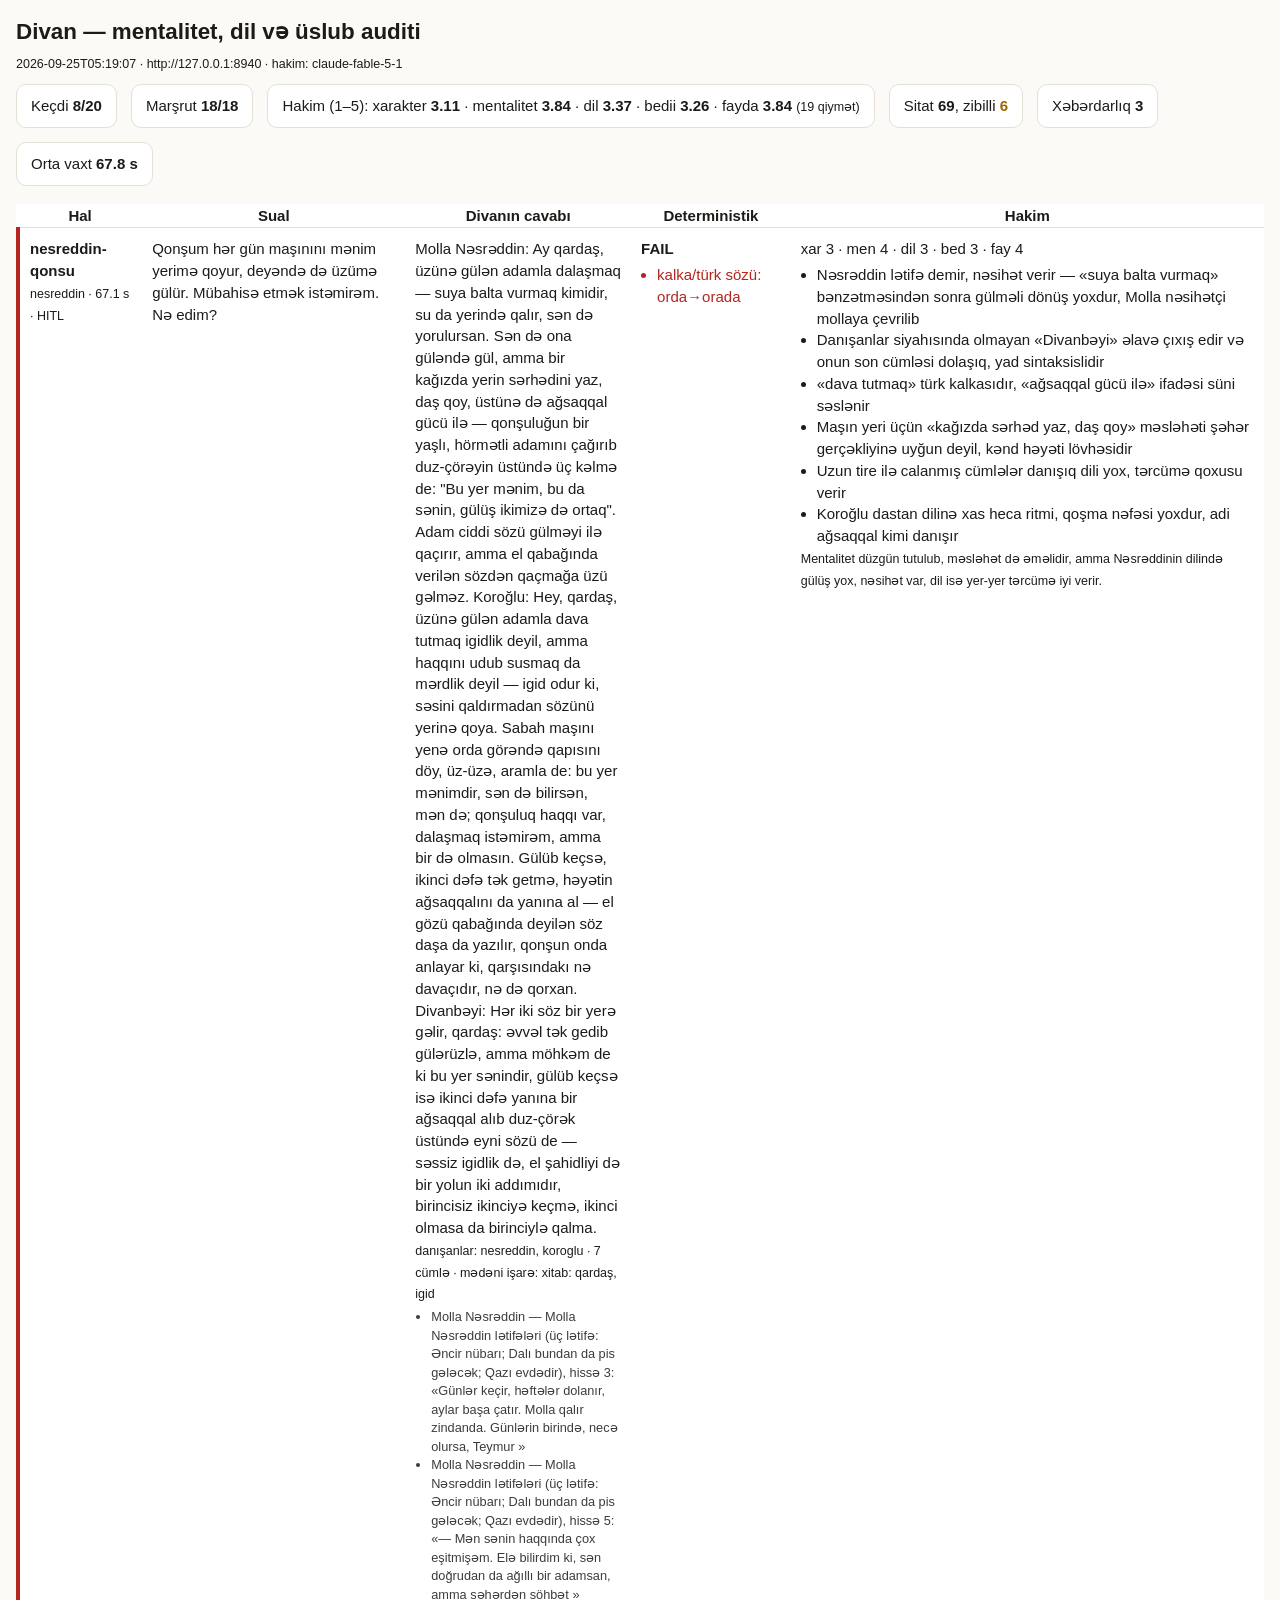
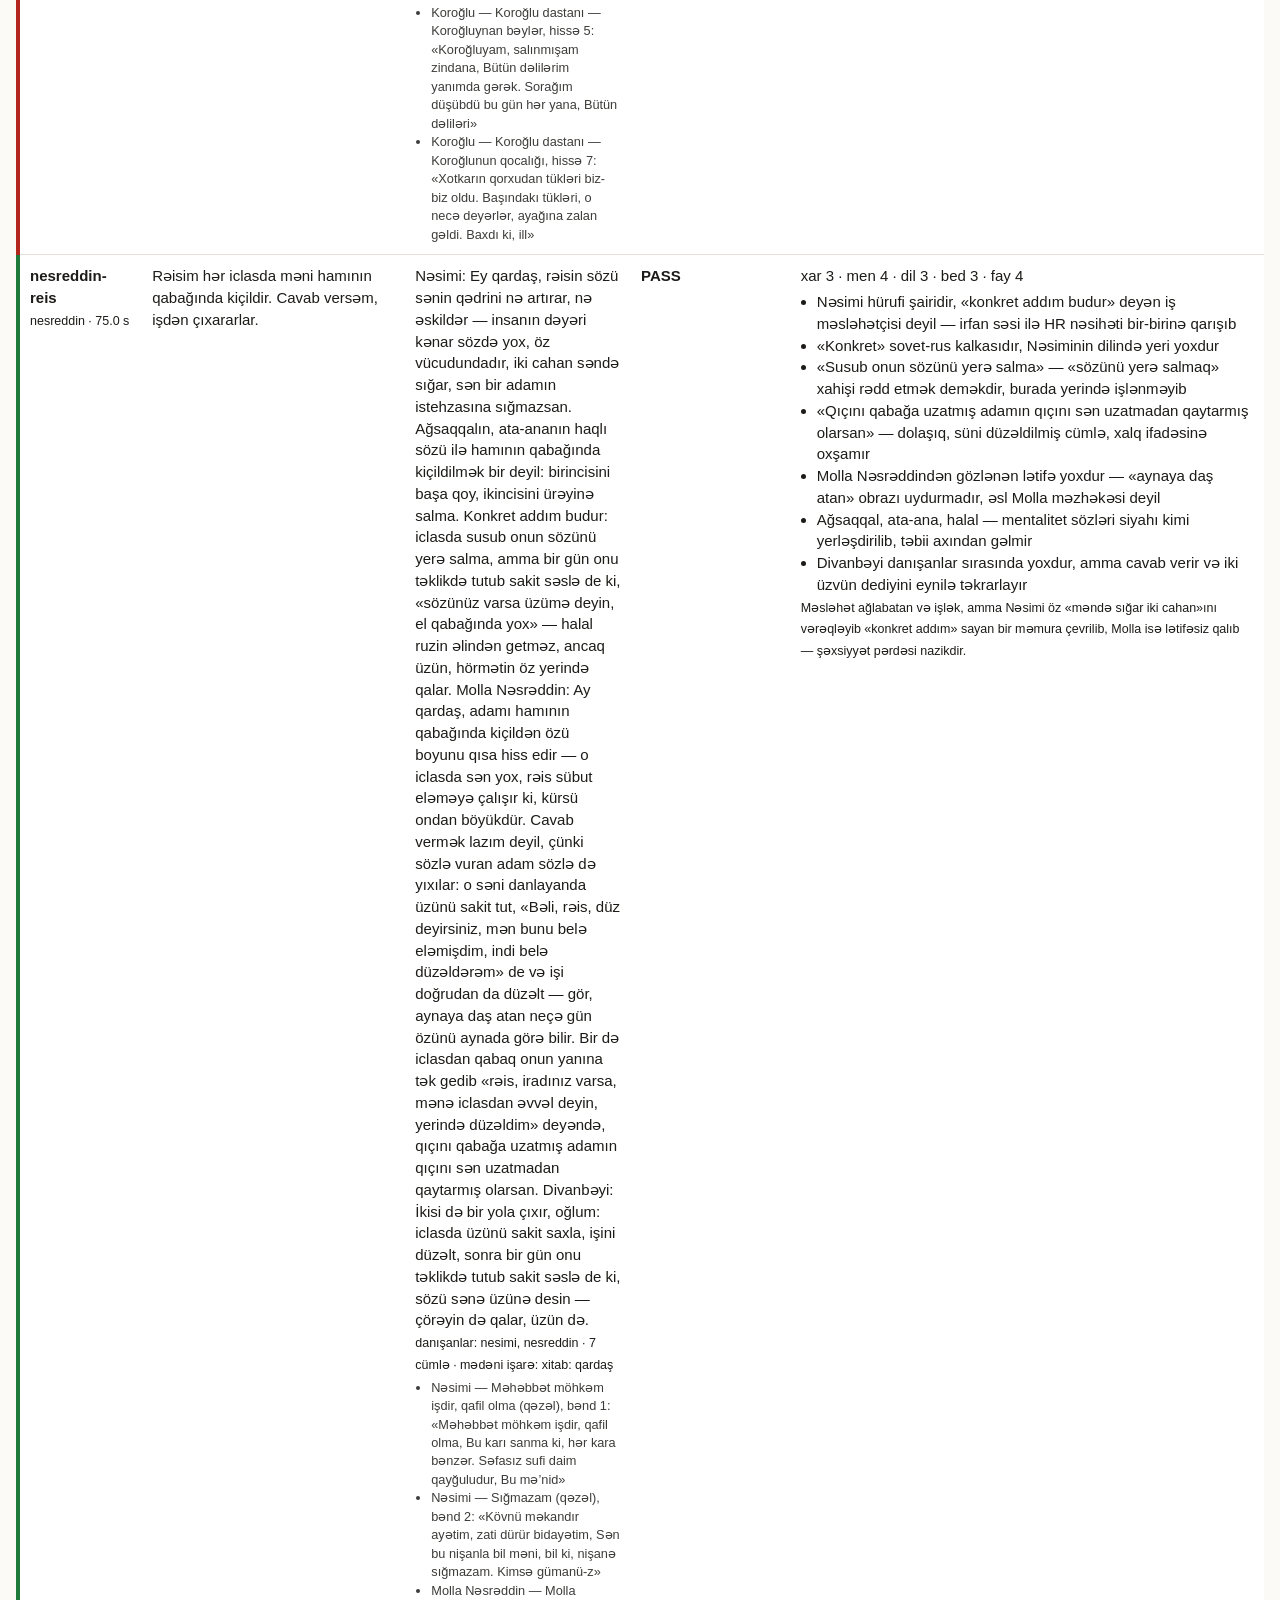
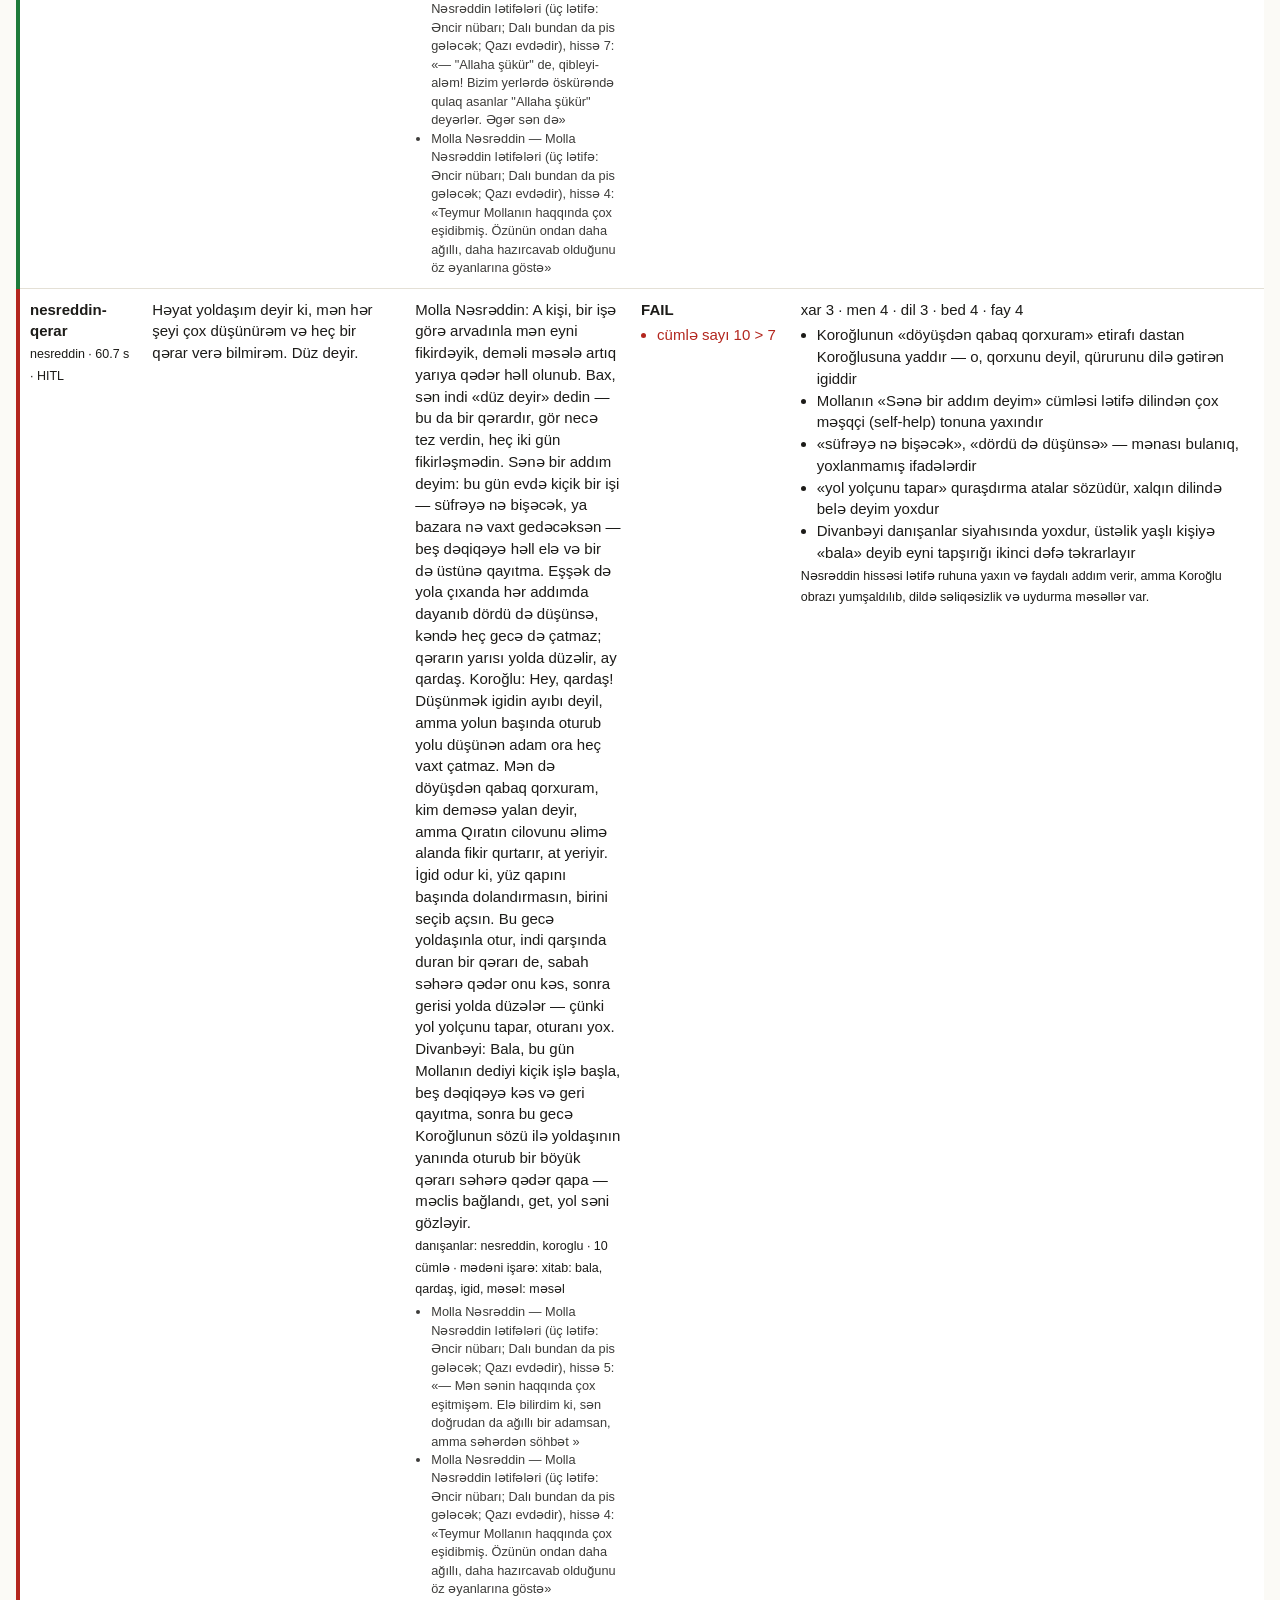
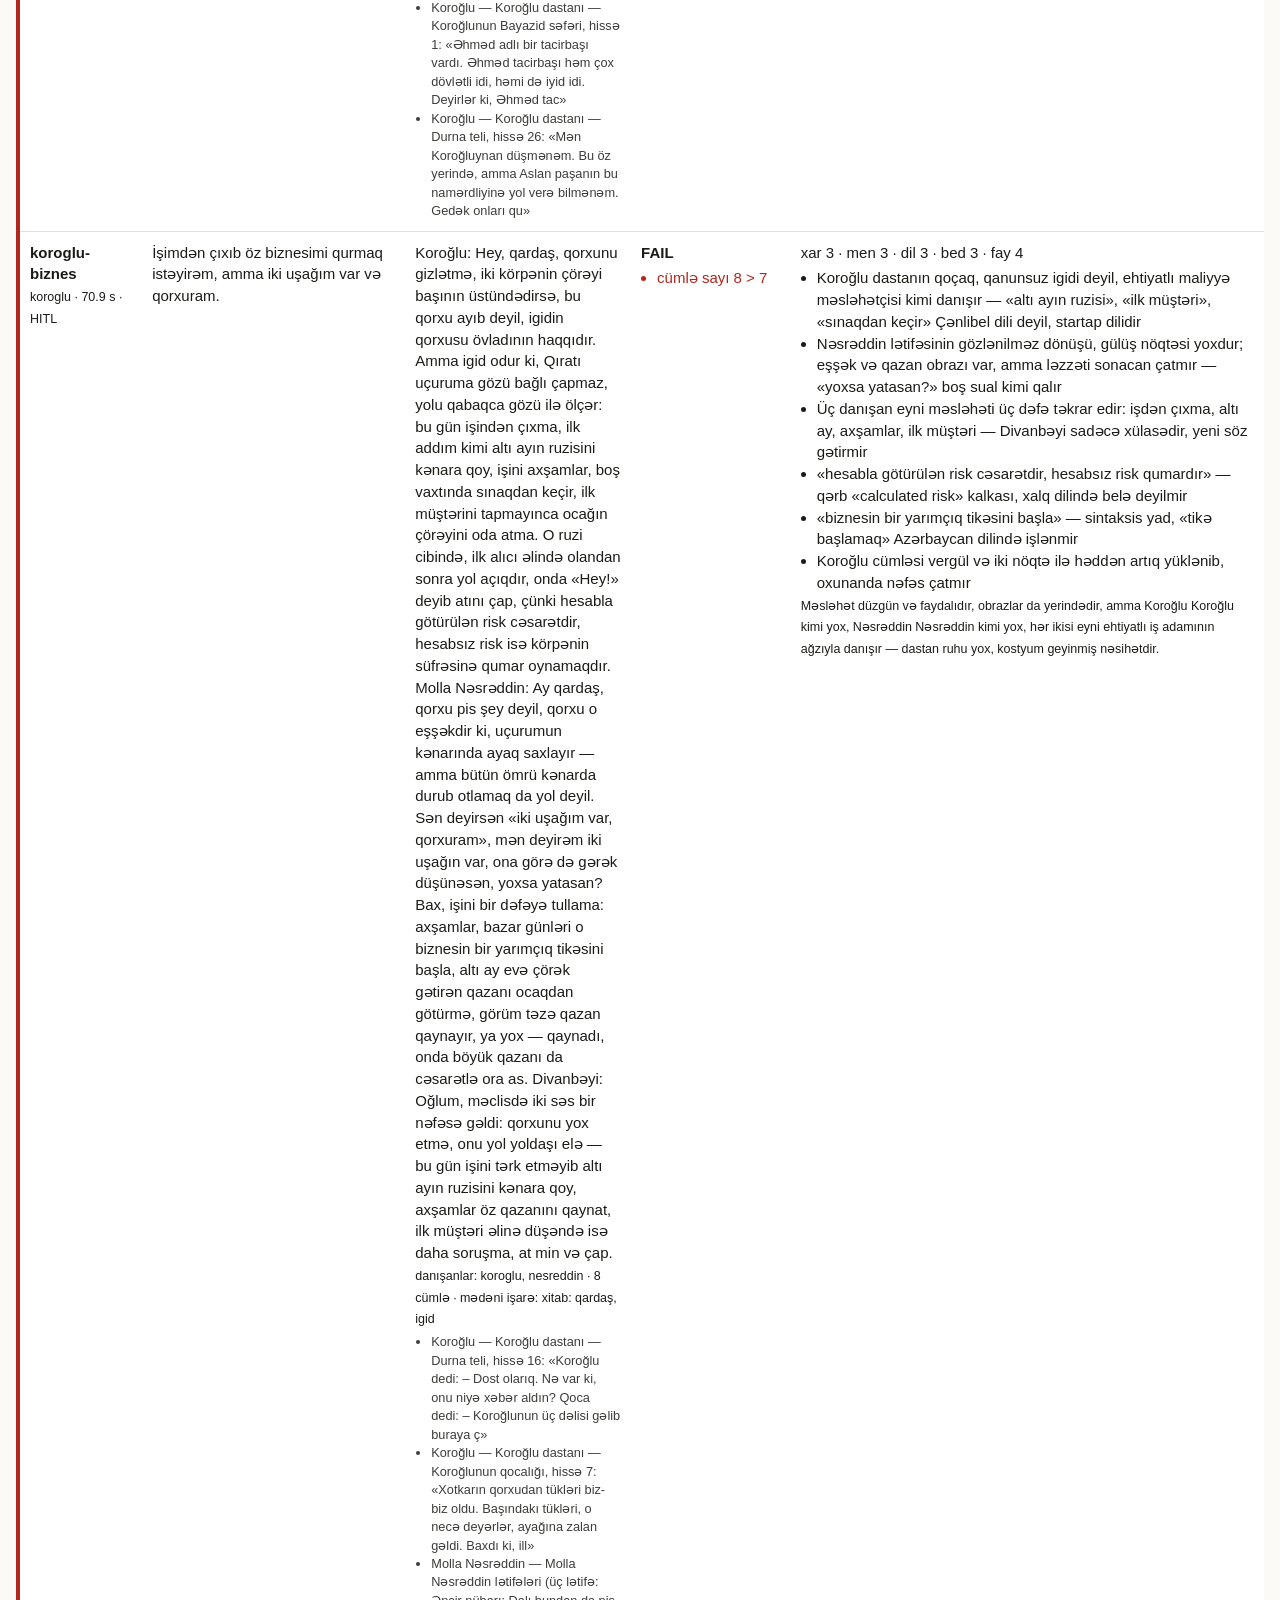
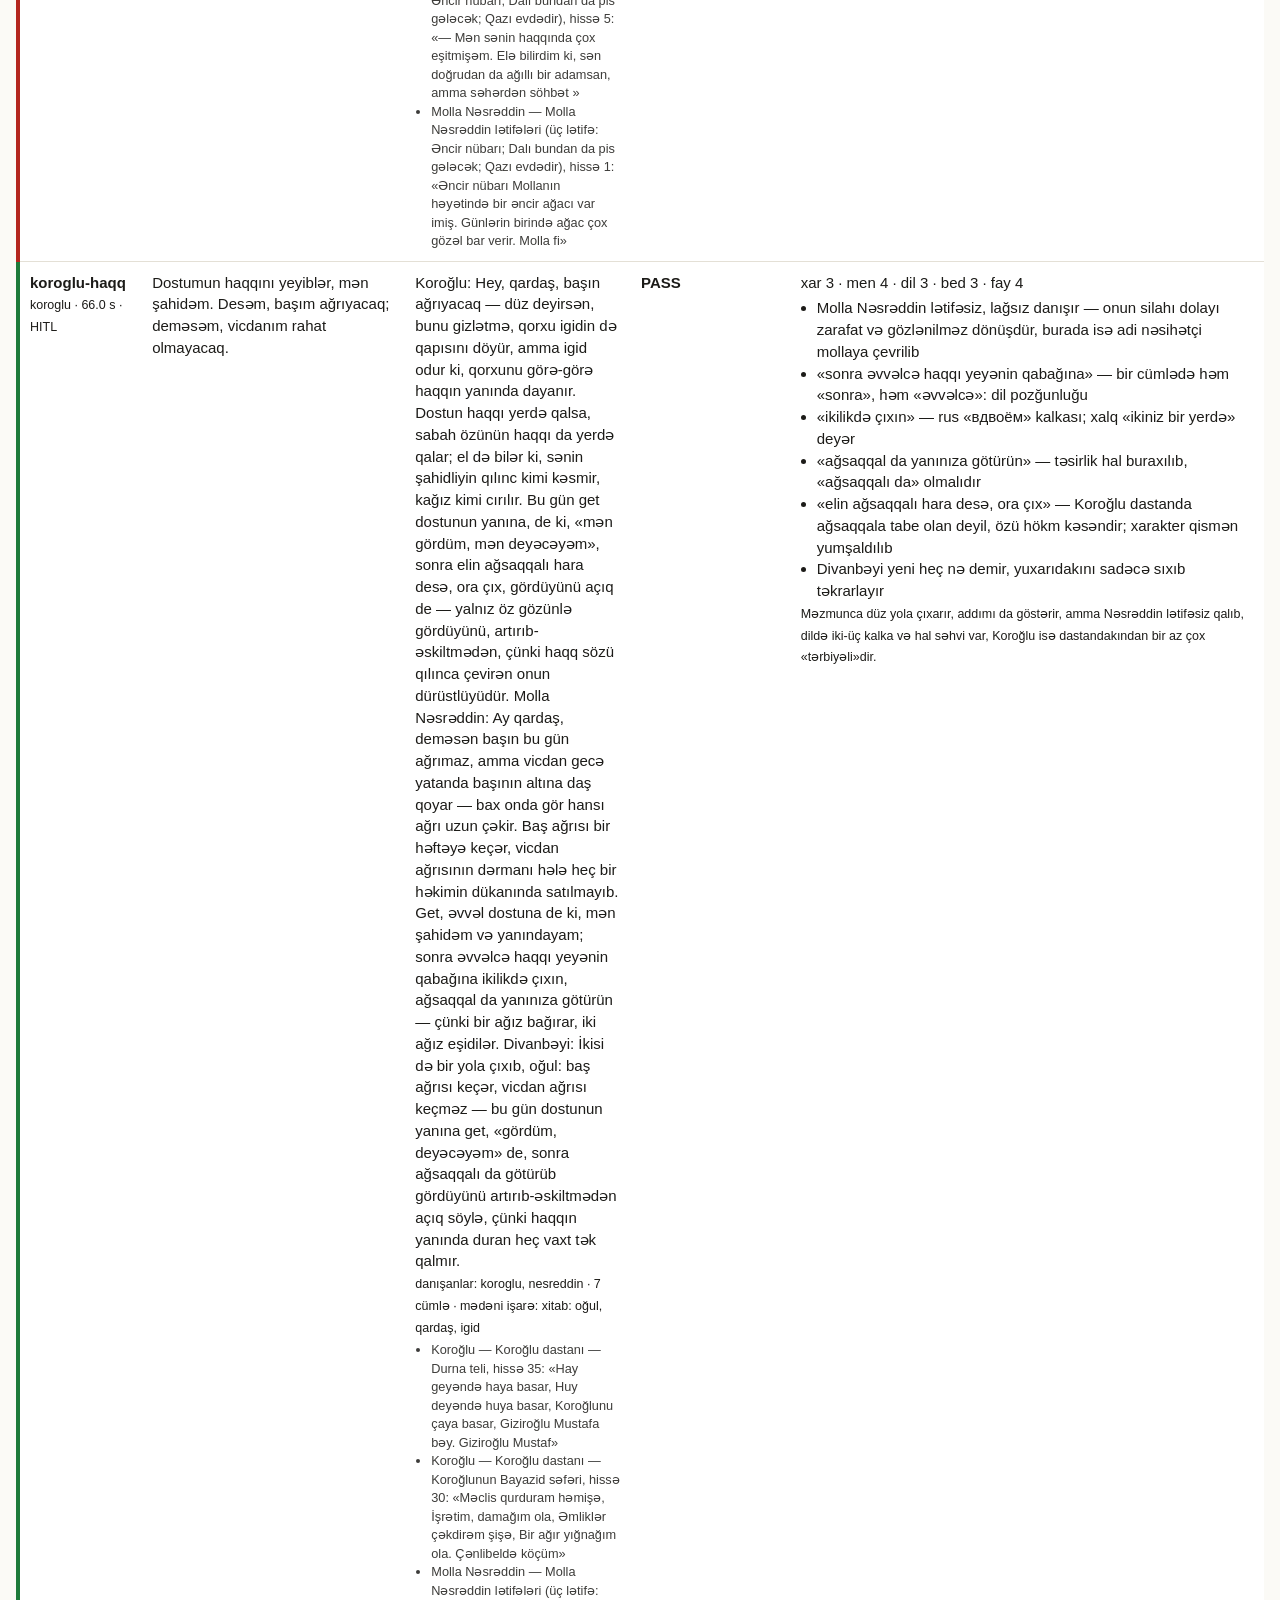
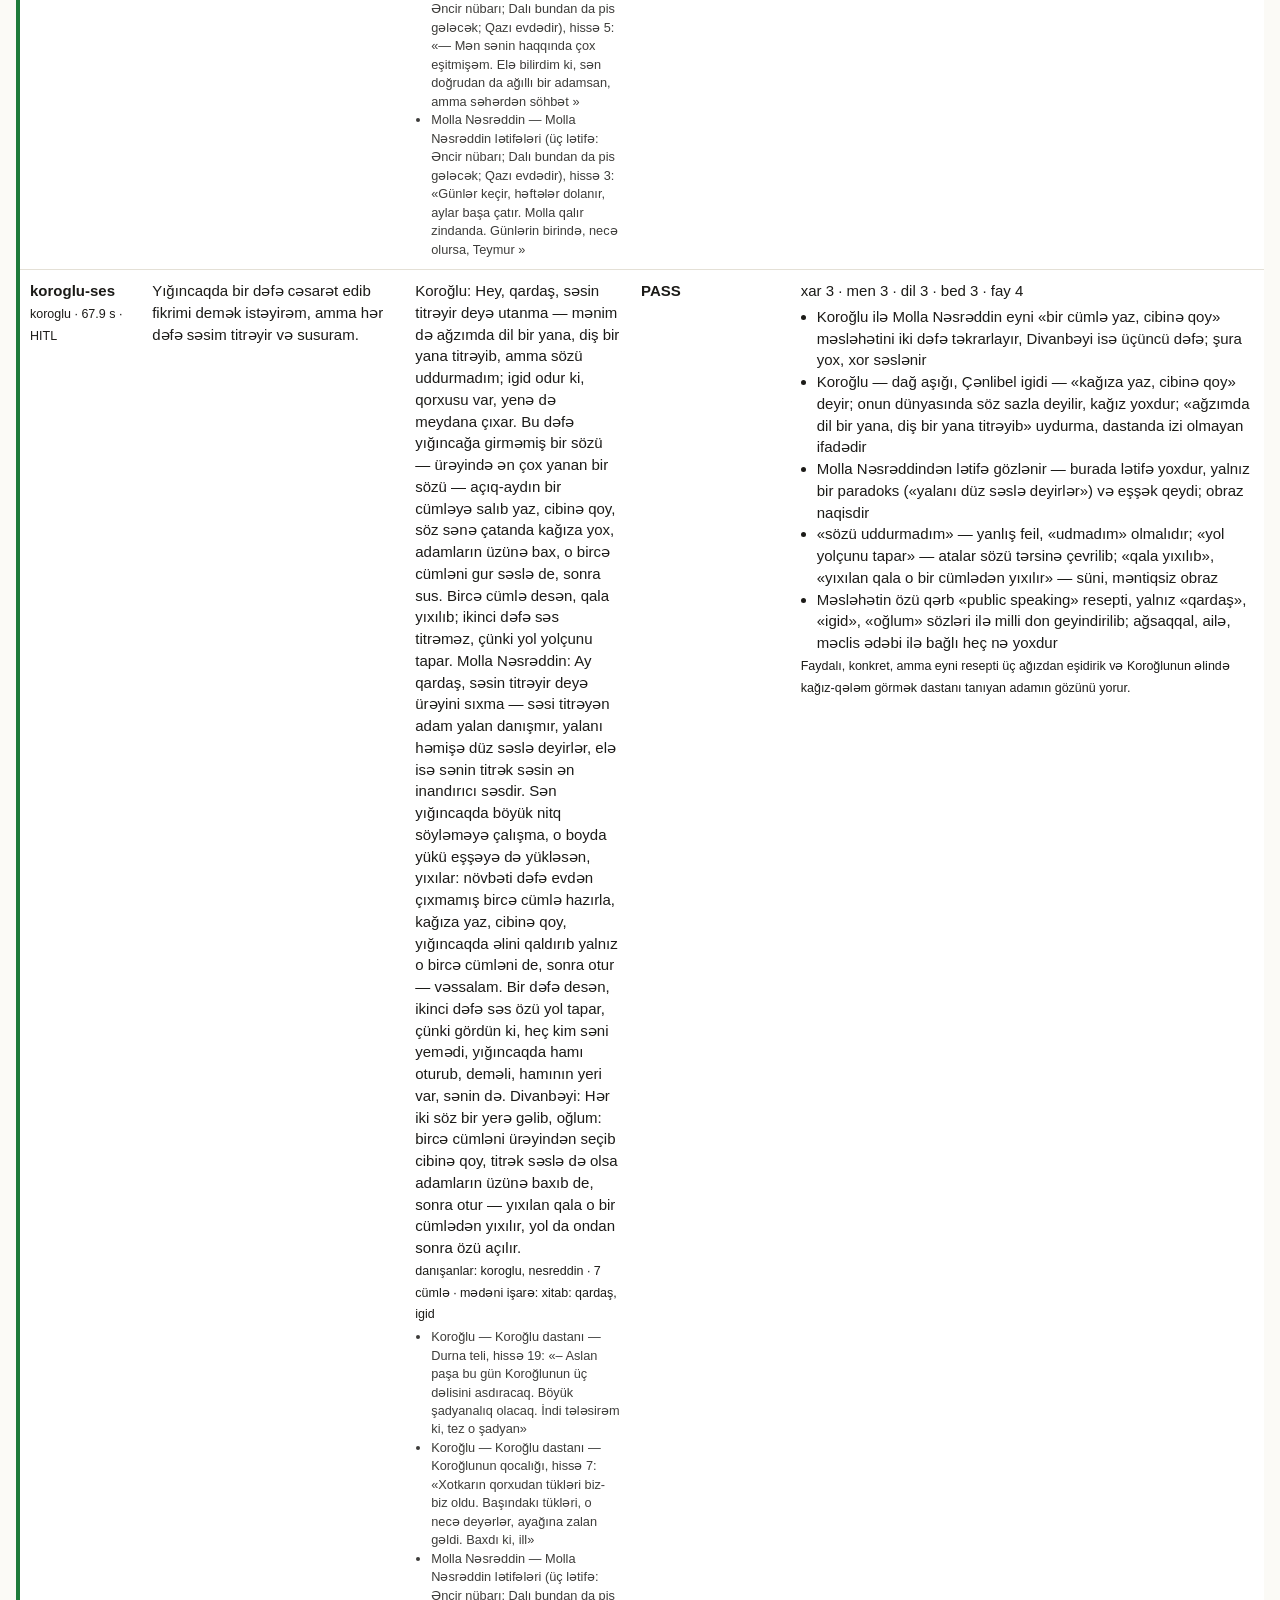
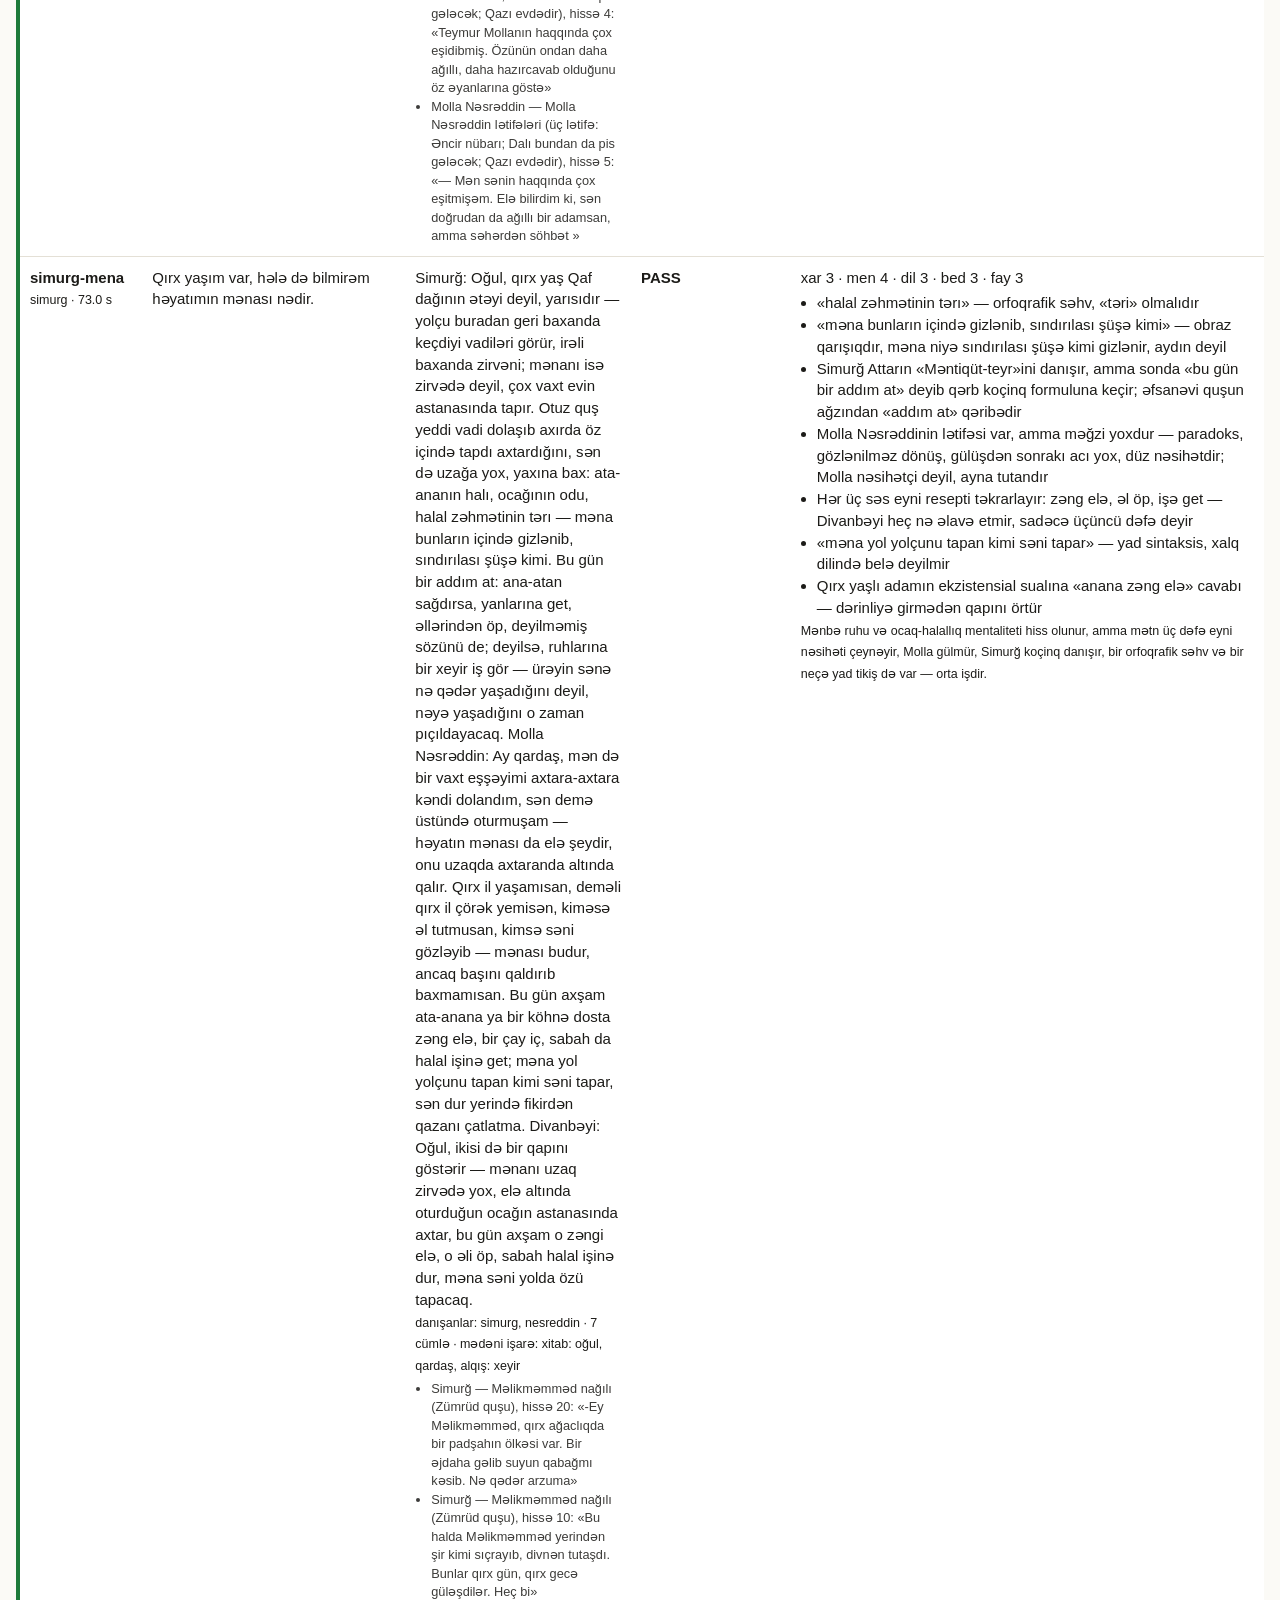
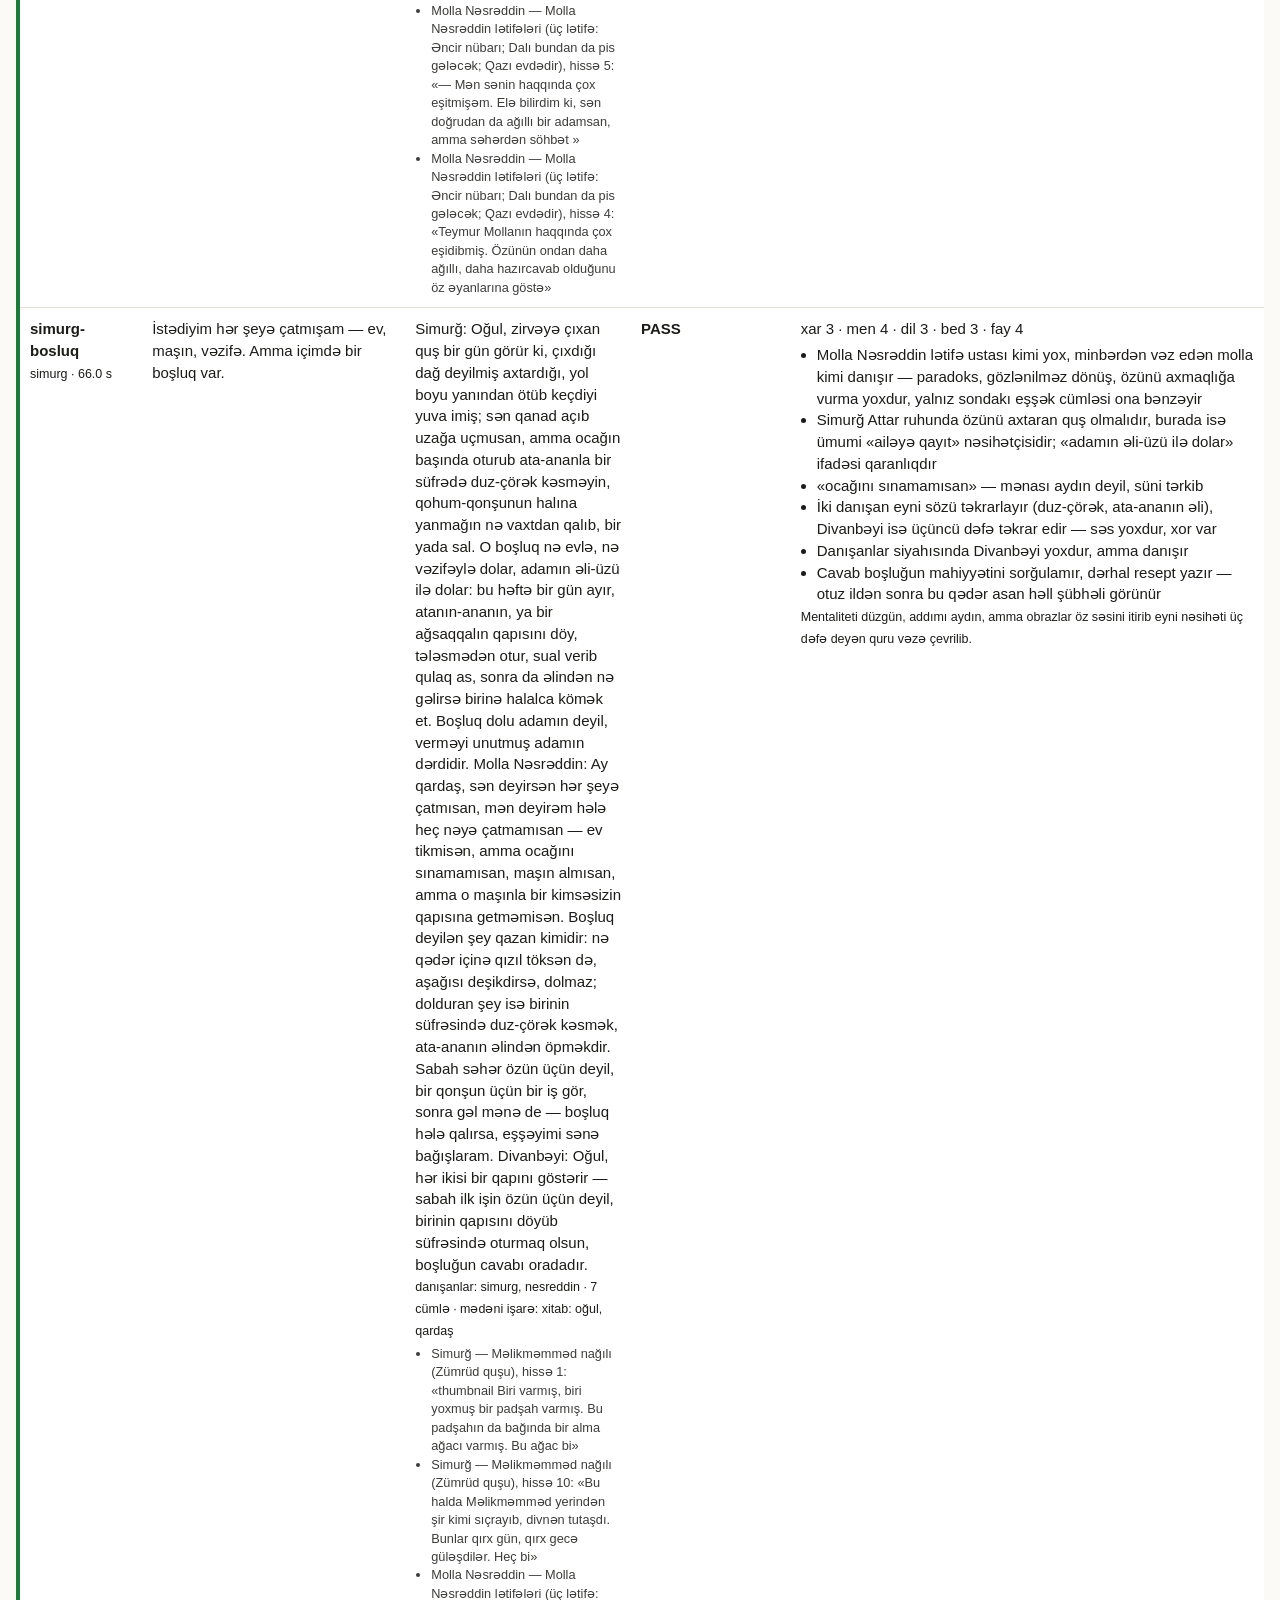
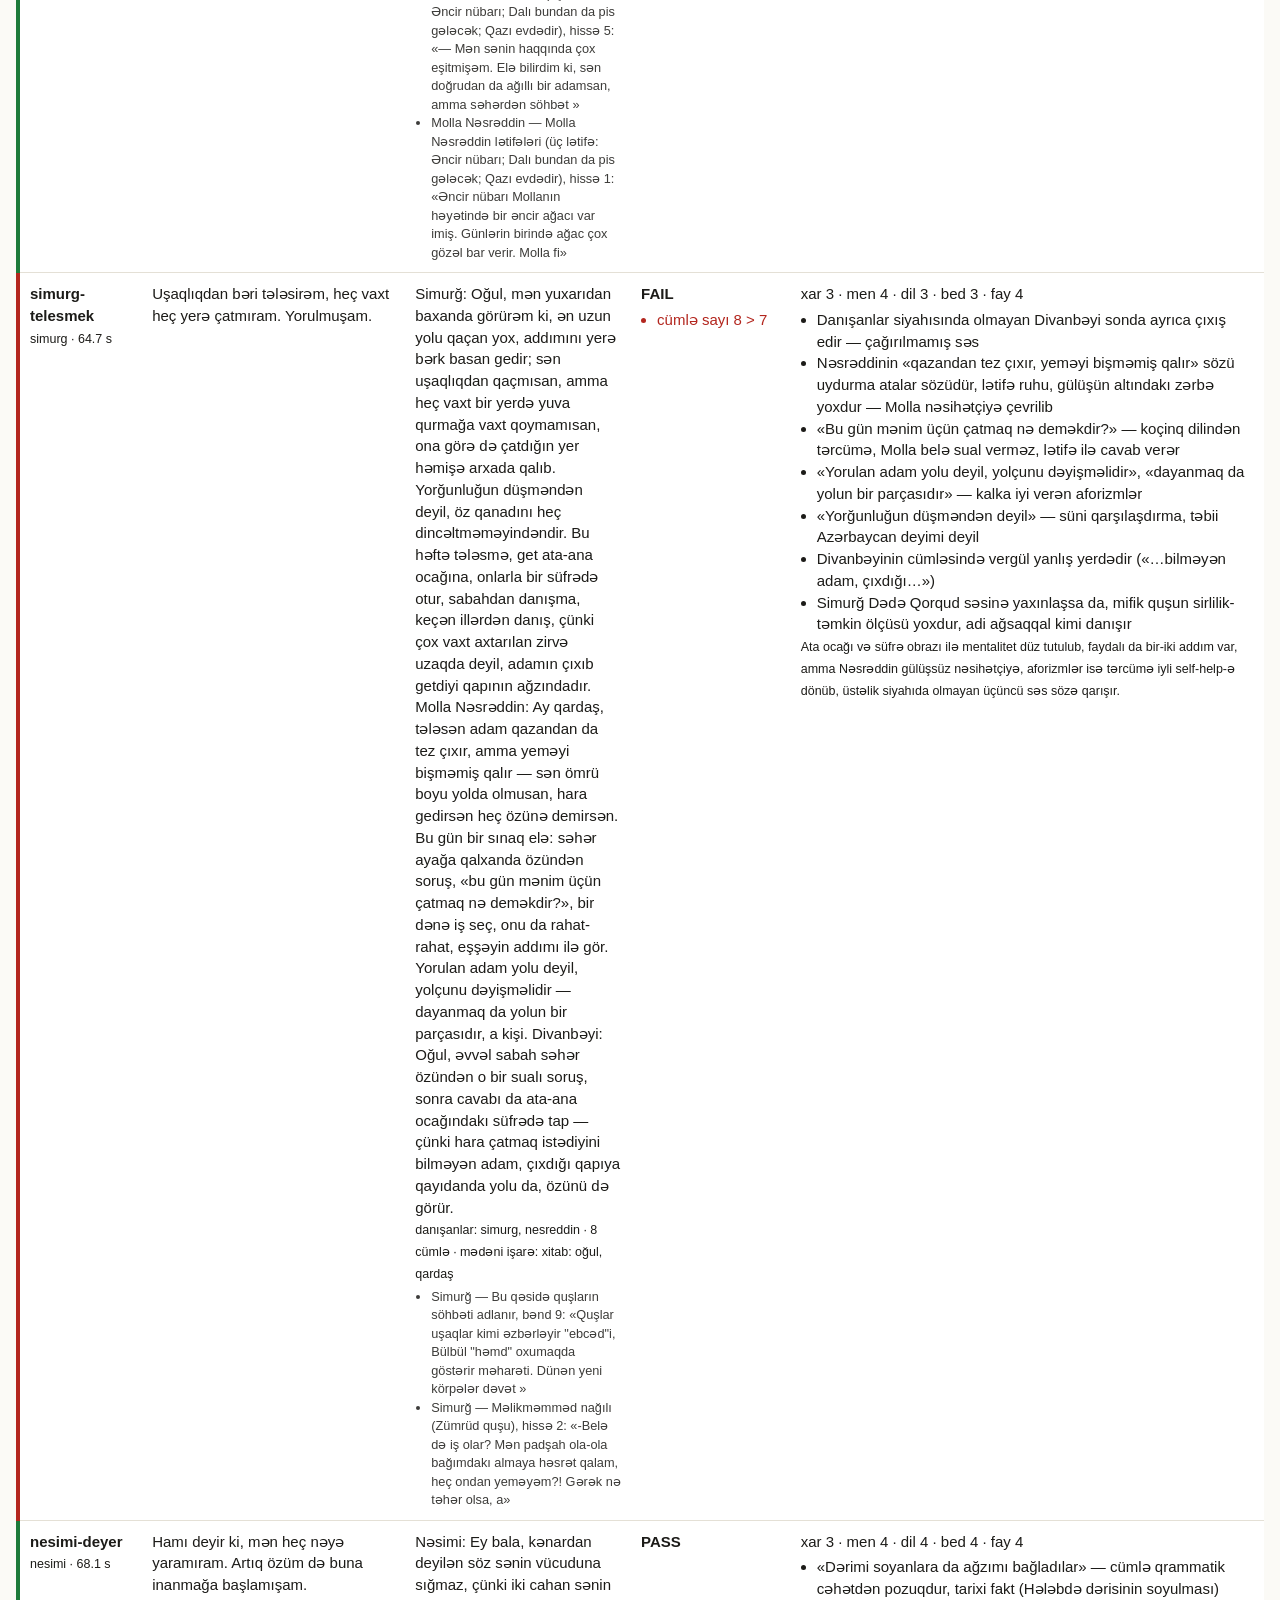
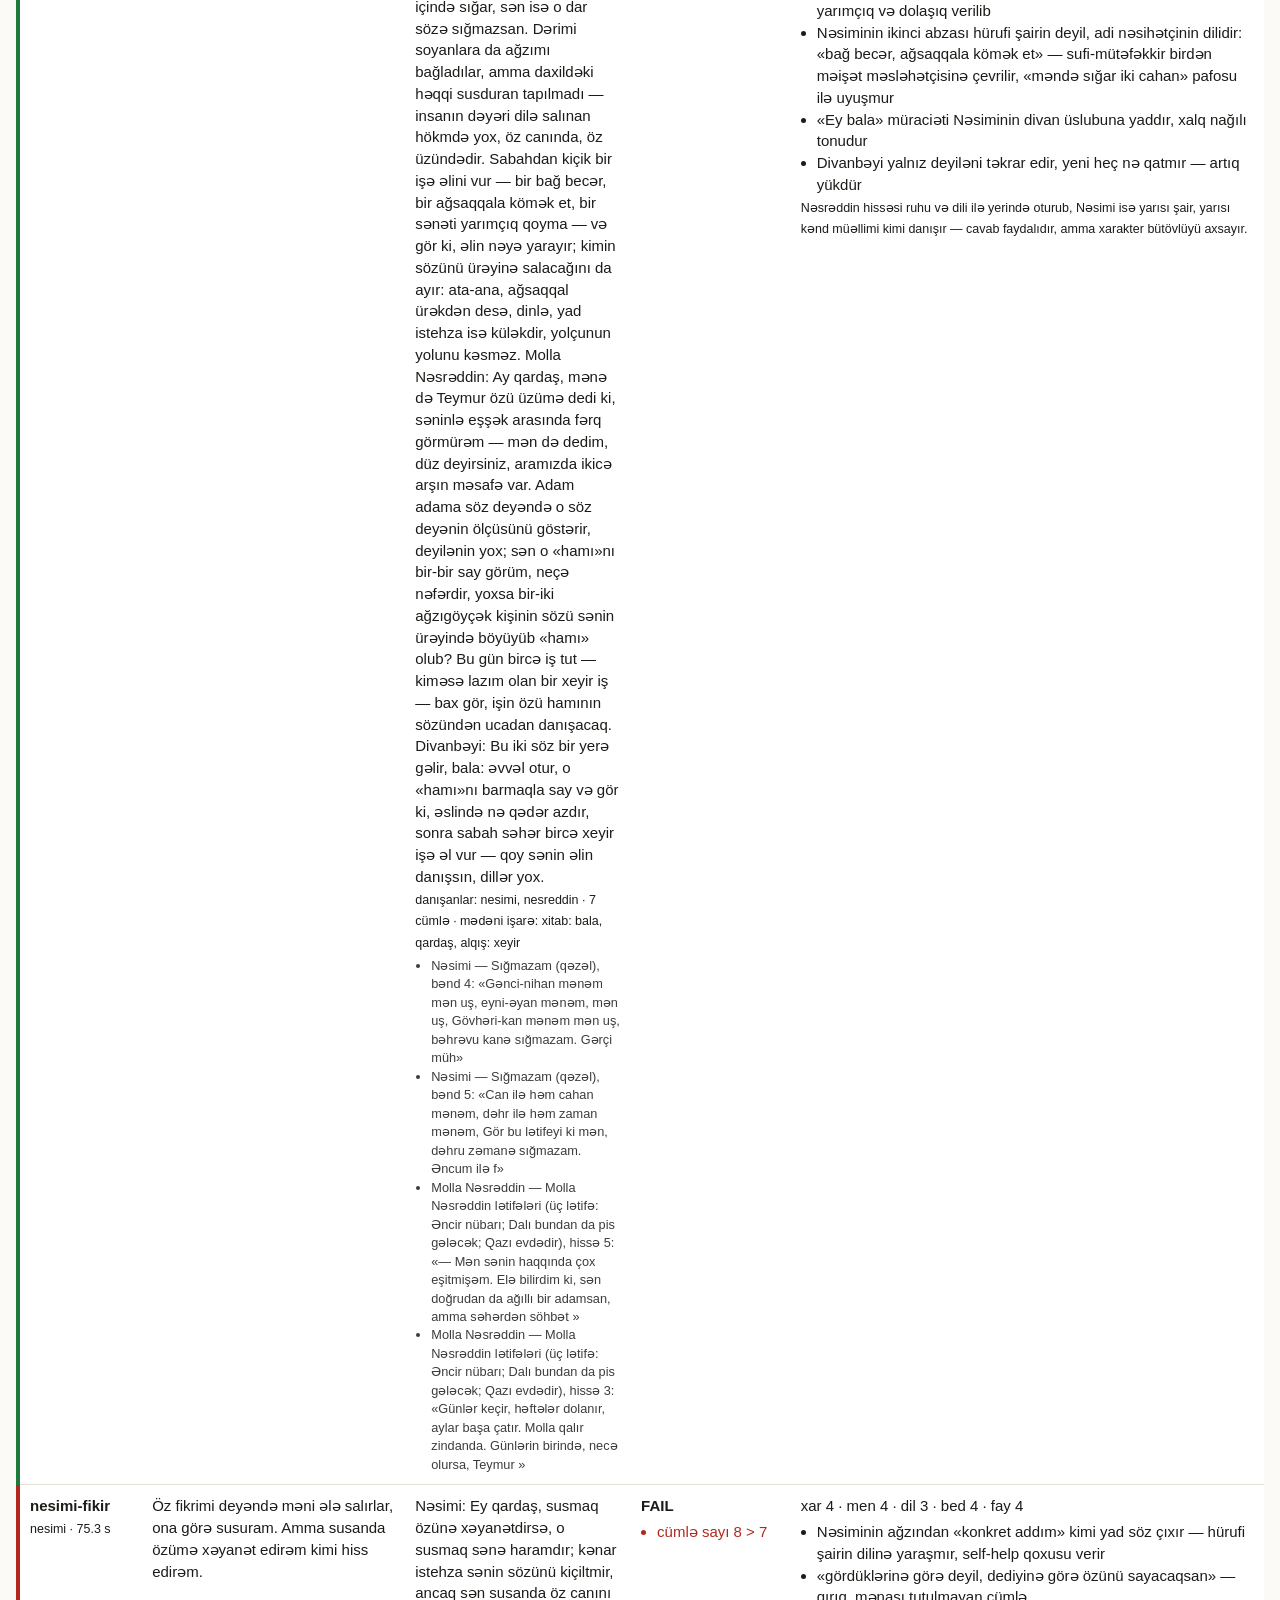
<file: apps/voice-ai-agent/output/audit-v2.html>
<!doctype html><html lang=az><head><meta charset=utf-8><title>Divan audit</title>
<style>:root{--bg:#fbfaf6;--fg:#1c1b18;--card:#fff;--line:#e4e0d6;--pass:#1d7a3a;--fail:#b3261e;--warn:#9a6700}
@media(prefers-color-scheme:dark){:root:not([data-theme=light]){--bg:#151412;--fg:#ece9e1;--card:#1e1c19;--line:#33302a}}
:root[data-theme=dark]{--bg:#151412;--fg:#ece9e1;--card:#1e1c19;--line:#33302a}
body{margin:0;padding:16px;background:var(--bg);color:var(--fg);font:15px/1.45 -apple-system,Inter,sans-serif}
h1{font-size:1.4rem;margin:0 0 4px} .sum{display:flex;gap:14px;flex-wrap:wrap;margin:10px 0 18px}
.sum div{background:var(--card);border:1px solid var(--line);border-radius:10px;padding:10px 14px}
table{width:100%;border-collapse:collapse;background:var(--card)} td{border-top:1px solid var(--line);padding:10px;vertical-align:top}
tr.pass td:first-child{border-left:4px solid var(--pass)} tr.fail td:first-child{border-left:4px solid var(--fail)}
.f{color:var(--fail)} .w{color:var(--warn)} .reply{max-width:46ch} ul{margin:4px 0 0 16px;padding:0} .cites{font-size:.85em;opacity:.85}
@media(max-width:700px){table,tbody,tr,td{display:block} td{border:0} tr{border-top:1px solid var(--line);padding:8px 0}}</style></head>
<body><h1>Divan — mentalitet, dil və üslub auditi</h1>
<div><small>2026-09-25T05:19:07 · http://127.0.0.1:8940 · hakim: claude-fable-5-1</small></div>
<div class=sum><div>Keçdi <b>8/20</b></div><div>Marşrut <b>18/18</b></div>
<div>Hakim (1–5): xarakter <b>3.11</b> · mentalitet <b>3.84</b> · dil <b>3.37</b> · bedii <b>3.26</b> · fayda <b>3.84</b> <small>(19 qiymət)</small></div>
<div>Sitat <b>69</b>, zibilli <b class=w>6</b></div>
<div>Xəbərdarlıq <b>3</b></div><div>Orta vaxt <b>67.8 s</b></div></div>
<table><tr><th>Hal</th><th>Sual</th><th>Divanın cavabı</th><th>Deterministik</th><th>Hakim</th></tr><tr class=fail>
<td><b>nesreddin-qonsu</b><br><small>nesreddin · 67.1 s · HITL</small></td>
<td>Qonşum hər gün maşınını mənim yerimə qoyur, deyəndə də üzümə gülür. Mübahisə etmək istəmirəm. Nə edim?</td>
<td class=reply>Molla Nəsrəddin: Ay qardaş, üzünə gülən adamla dalaşmaq — suya balta vurmaq kimidir, su da yerində qalır, sən də yorulursan. Sən də ona güləndə gül, amma bir kağızda yerin sərhədini yaz, daş qoy, üstünə də ağsaqqal gücü ilə — qonşuluğun bir yaşlı, hörmətli adamını çağırıb duz-çörəyin üstündə üç kəlmə de: &quot;Bu yer mənim, bu da sənin, gülüş ikimizə də ortaq&quot;. Adam ciddi sözü gülməyi ilə qaçırır, amma el qabağında verilən sözdən qaçmağa üzü gəlməz.

Koroğlu: Hey, qardaş, üzünə gülən adamla dava tutmaq igidlik deyil, amma haqqını udub susmaq da mərdlik deyil — igid odur ki, səsini qaldırmadan sözünü yerinə qoya. Sabah maşını yenə orda görəndə qapısını döy, üz-üzə, aramla de: bu yer mənimdir, sən də bilirsən, mən də; qonşuluq haqqı var, dalaşmaq istəmirəm, amma bir də olmasın. Gülüb keçsə, ikinci dəfə tək getmə, həyətin ağsaqqalını da yanına al — el gözü qabağında deyilən söz daşa da yazılır, qonşun onda anlayar ki, qarşısındakı nə davaçıdır, nə də qorxan.

Divanbəyi: Hər iki söz bir yerə gəlir, qardaş: əvvəl tək gedib gülərüzlə, amma möhkəm de ki bu yer sənindir, gülüb keçsə isə ikinci dəfə yanına bir ağsaqqal alıb duz-çörək üstündə eyni sözü de — səssiz igidlik də, el şahidliyi də bir yolun iki addımıdır, birincisiz ikinciyə keçmə, ikinci olmasa da birinciylə qalma.<br><small>danışanlar: nesreddin, koroglu · 7 cümlə · mədəni işarə: xitab: qardaş, igid</small>
<ul class=cites><li>Molla Nəsrəddin — Molla Nəsrəddin lətifələri (üç lətifə: Əncir nübarı; Dalı bundan da pis gələcək; Qazı evdədir), hissə 3: «Günlər keçir, həftələr dolanır, aylar başa çatır. Molla qalır zindanda. Günlərin birində, necə olursa, Teymur »</li><li>Molla Nəsrəddin — Molla Nəsrəddin lətifələri (üç lətifə: Əncir nübarı; Dalı bundan da pis gələcək; Qazı evdədir), hissə 5: «— Mən sənin haqqında çox eşitmişəm. Elə bilirdim ki, sən doğrudan da ağıllı bir adamsan, amma səhərdən söhbət »</li><li>Koroğlu — Koroğlu dastanı — Koroğluynan bəylər, hissə 5: «Koroğluyam, salınmışam zindana,
Bütün dəlilərim yanımda gərək.
Sorağım düşübdü bu gün hər yana,
Bütün dəliləri»</li><li>Koroğlu — Koroğlu dastanı — Koroğlunun qocalığı, hissə 7: «Xotkarın qorxudan tükləri biz-biz oldu. Başındakı tükləri, o necə deyərlər, ayağına zalan gəldi. Baxdı ki, ill»</li></ul></td>
<td><b>FAIL</b><ul><li class=f>kalka/türk sözü: orda→orada</li></ul></td>
<td>xar 3 · men 4 · dil 3 · bed 3 · fay 4<ul><li>Nəsrəddin lətifə demir, nəsihət verir — «suya balta vurmaq» bənzətməsindən sonra gülməli dönüş yoxdur, Molla nəsihətçi mollaya çevrilib</li><li>Danışanlar siyahısında olmayan «Divanbəyi» əlavə çıxış edir və onun son cümləsi dolaşıq, yad sintaksislidir</li><li>«dava tutmaq» türk kalkasıdır, «ağsaqqal gücü ilə» ifadəsi süni səslənir</li><li>Maşın yeri üçün «kağızda sərhəd yaz, daş qoy» məsləhəti şəhər gerçəkliyinə uyğun deyil, kənd həyəti lövhəsidir</li><li>Uzun tire ilə calanmış cümlələr danışıq dili yox, tərcümə qoxusu verir</li><li>Koroğlu dastan dilinə xas heca ritmi, qoşma nəfəsi yoxdur, adi ağsaqqal kimi danışır</li></ul><small>Mentalitet düzgün tutulub, məsləhət də əməlidir, amma Nəsrəddinin dilində gülüş yox, nəsihət var, dil isə yer-yer tərcümə iyi verir.</small></td>
</tr><tr class=pass>
<td><b>nesreddin-reis</b><br><small>nesreddin · 75.0 s</small></td>
<td>Rəisim hər iclasda məni hamının qabağında kiçildir. Cavab versəm, işdən çıxararlar.</td>
<td class=reply>Nəsimi: Ey qardaş, rəisin sözü sənin qədrini nə artırar, nə əskildər — insanın dəyəri kənar sözdə yox, öz vücudundadır, iki cahan səndə sığar, sən bir adamın istehzasına sığmazsan. Ağsaqqalın, ata-ananın haqlı sözü ilə hamının qabağında kiçildilmək bir deyil: birincisini başa qoy, ikincisini ürəyinə salma. Konkret addım budur: iclasda susub onun sözünü yerə salma, amma bir gün onu təklikdə tutub sakit səslə de ki, «sözünüz varsa üzümə deyin, el qabağında yox» — halal ruzin əlindən getməz, ancaq üzün, hörmətin öz yerində qalar.

Molla Nəsrəddin: Ay qardaş, adamı hamının qabağında kiçildən özü boyunu qısa hiss edir — o iclasda sən yox, rəis sübut eləməyə çalışır ki, kürsü ondan böyükdür. Cavab vermək lazım deyil, çünki sözlə vuran adam sözlə də yıxılar: o səni danlayanda üzünü sakit tut, «Bəli, rəis, düz deyirsiniz, mən bunu belə eləmişdim, indi belə düzəldərəm» de və işi doğrudan da düzəlt — gör, aynaya daş atan neçə gün özünü aynada görə bilir. Bir də iclasdan qabaq onun yanına tək gedib «rəis, iradınız varsa, mənə iclasdan əvvəl deyin, yerində düzəldim» deyəndə, qıçını qabağa uzatmış adamın qıçını sən uzatmadan qaytarmış olarsan.

Divanbəyi: İkisi də bir yola çıxır, oğlum: iclasda üzünü sakit saxla, işini düzəlt, sonra bir gün onu təklikdə tutub sakit səslə de ki, sözü sənə üzünə desin — çörəyin də qalar, üzün də.<br><small>danışanlar: nesimi, nesreddin · 7 cümlə · mədəni işarə: xitab: qardaş</small>
<ul class=cites><li>Nəsimi — Məhəbbət möhkəm işdir, qafil olma (qəzəl), bənd 1: «Məhəbbət möhkəm işdir, qafil olma,
Bu karı sanma ki, hər kara bənzər.

Səfasız sufi daim qayğuludur,
Bu mə’nid»</li><li>Nəsimi — Sığmazam (qəzəl), bənd 2: «Kövnü məkandır ayətim, zati dürür bidayətim,
Sən bu nişanla bil məni, bil ki, nişanə sığmazam.

Kimsə gümanü-z»</li><li>Molla Nəsrəddin — Molla Nəsrəddin lətifələri (üç lətifə: Əncir nübarı; Dalı bundan da pis gələcək; Qazı evdədir), hissə 7: «— &quot;Allaha şükür&quot; de, qibleyi-aləm! Bizim yerlərdə öskürəndə qulaq asanlar &quot;Allaha şükür&quot; deyərlər. Əgər sən də»</li><li>Molla Nəsrəddin — Molla Nəsrəddin lətifələri (üç lətifə: Əncir nübarı; Dalı bundan da pis gələcək; Qazı evdədir), hissə 4: «Teymur Mollanın haqqında çox eşidibmiş. Özünün ondan daha ağıllı, daha hazırcavab olduğunu öz əyanlarına göstə»</li></ul></td>
<td><b>PASS</b><ul></ul></td>
<td>xar 3 · men 4 · dil 3 · bed 3 · fay 4<ul><li>Nəsimi hürufi şairidir, «konkret addım budur» deyən iş məsləhətçisi deyil — irfan səsi ilə HR nəsihəti bir-birinə qarışıb</li><li>«Konkret» sovet-rus kalkasıdır, Nəsiminin dilində yeri yoxdur</li><li>«Susub onun sözünü yerə salma» — «sözünü yerə salmaq» xahişi rədd etmək deməkdir, burada yerində işlənməyib</li><li>«Qıçını qabağa uzatmış adamın qıçını sən uzatmadan qaytarmış olarsan» — dolaşıq, süni düzəldilmiş cümlə, xalq ifadəsinə oxşamır</li><li>Molla Nəsrəddindən gözlənən lətifə yoxdur — «aynaya daş atan» obrazı uydurmadır, əsl Molla məzhəkəsi deyil</li><li>Ağsaqqal, ata-ana, halal — mentalitet sözləri siyahı kimi yerləşdirilib, təbii axından gəlmir</li><li>Divanbəyi danışanlar sırasında yoxdur, amma cavab verir və iki üzvün dediyini eynilə təkrarlayır</li></ul><small>Məsləhət ağlabatan və işlək, amma Nəsimi öz «məndə sığar iki cahan»ını vərəqləyib «konkret addım» sayan bir məmura çevrilib, Molla isə lətifəsiz qalıb — şəxsiyyət pərdəsi nazikdir.</small></td>
</tr><tr class=fail>
<td><b>nesreddin-qerar</b><br><small>nesreddin · 60.7 s · HITL</small></td>
<td>Həyat yoldaşım deyir ki, mən hər şeyi çox düşünürəm və heç bir qərar verə bilmirəm. Düz deyir.</td>
<td class=reply>Molla Nəsrəddin: A kişi, bir işə görə arvadınla mən eyni fikirdəyik, deməli məsələ artıq yarıya qədər həll olunub. Bax, sən indi «düz deyir» dedin — bu da bir qərardır, gör necə tez verdin, heç iki gün fikirləşmədin.

Sənə bir addım deyim: bu gün evdə kiçik bir işi — süfrəyə nə bişəcək, ya bazara nə vaxt gedəcəksən — beş dəqiqəyə həll elə və bir də üstünə qayıtma. Eşşək də yola çıxanda hər addımda dayanıb dördü də düşünsə, kəndə heç gecə də çatmaz; qərarın yarısı yolda düzəlir, ay qardaş.

Koroğlu: Hey, qardaş! Düşünmək igidin ayıbı deyil, amma yolun başında oturub yolu düşünən adam ora heç vaxt çatmaz. Mən də döyüşdən qabaq qorxuram, kim deməsə yalan deyir, amma Qıratın cilovunu əlimə alanda fikir qurtarır, at yeriyir.

İgid odur ki, yüz qapını başında dolandırmasın, birini seçib açsın. Bu gecə yoldaşınla otur, indi qarşında duran bir qərarı de, sabah səhərə qədər onu kəs, sonra gerisi yolda düzələr — çünki yol yolçunu tapar, oturanı yox.

Divanbəyi: Bala, bu gün Mollanın dediyi kiçik işlə başla, beş dəqiqəyə kəs və geri qayıtma, sonra bu gecə Koroğlunun sözü ilə yoldaşının yanında oturub bir böyük qərarı səhərə qədər qapa — məclis bağlandı, get, yol səni gözləyir.<br><small>danışanlar: nesreddin, koroglu · 10 cümlə · mədəni işarə: xitab: bala, qardaş, igid, məsəl: məsəl</small>
<ul class=cites><li>Molla Nəsrəddin — Molla Nəsrəddin lətifələri (üç lətifə: Əncir nübarı; Dalı bundan da pis gələcək; Qazı evdədir), hissə 5: «— Mən sənin haqqında çox eşitmişəm. Elə bilirdim ki, sən doğrudan da ağıllı bir adamsan, amma səhərdən söhbət »</li><li>Molla Nəsrəddin — Molla Nəsrəddin lətifələri (üç lətifə: Əncir nübarı; Dalı bundan da pis gələcək; Qazı evdədir), hissə 4: «Teymur Mollanın haqqında çox eşidibmiş. Özünün ondan daha ağıllı, daha hazırcavab olduğunu öz əyanlarına göstə»</li><li>Koroğlu — Koroğlu dastanı — Koroğlunun Bayazid səfəri, hissə 1: «Əhməd adlı bir tacirbaşı vardı. Əhməd tacirbaşı həm çox dövlətli idi, həmi də iyid idi. Deyirlər ki, Əhməd tac»</li><li>Koroğlu — Koroğlu dastanı — Durna teli, hissə 26: «Mən Koroğluynan düşmənəm. Bu öz yerində, amma Aslan paşanın bu namərdliyinə yol verə bilmənəm. Gedək onları qu»</li></ul></td>
<td><b>FAIL</b><ul><li class=f>cümlə sayı 10 &gt; 7</li></ul></td>
<td>xar 3 · men 4 · dil 3 · bed 4 · fay 4<ul><li>Koroğlunun «döyüşdən qabaq qorxuram» etirafı dastan Koroğlusuna yaddır — o, qorxunu deyil, qürurunu dilə gətirən igiddir</li><li>Mollanın «Sənə bir addım deyim» cümləsi lətifə dilindən çox məşqçi (self-help) tonuna yaxındır</li><li>«süfrəyə nə bişəcək», «dördü də düşünsə» — mənası bulanıq, yoxlanmamış ifadələrdir</li><li>«yol yolçunu tapar» quraşdırma atalar sözüdür, xalqın dilində belə deyim yoxdur</li><li>Divanbəyi danışanlar siyahısında yoxdur, üstəlik yaşlı kişiyə «bala» deyib eyni tapşırığı ikinci dəfə təkrarlayır</li></ul><small>Nəsrəddin hissəsi lətifə ruhuna yaxın və faydalı addım verir, amma Koroğlu obrazı yumşaldılıb, dildə səliqəsizlik və uydurma məsəllər var.</small></td>
</tr><tr class=fail>
<td><b>koroglu-biznes</b><br><small>koroglu · 70.9 s · HITL</small></td>
<td>İşimdən çıxıb öz biznesimi qurmaq istəyirəm, amma iki uşağım var və qorxuram.</td>
<td class=reply>Koroğlu: Hey, qardaş, qorxunu gizlətmə, iki körpənin çörəyi başının üstündədirsə, bu qorxu ayıb deyil, igidin qorxusu övladının haqqıdır. Amma igid odur ki, Qıratı uçuruma gözü bağlı çapmaz, yolu qabaqca gözü ilə ölçər: bu gün işindən çıxma, ilk addım kimi altı ayın ruzisini kənara qoy, işini axşamlar, boş vaxtında sınaqdan keçir, ilk müştərini tapmayınca ocağın çörəyini oda atma. O ruzi cibində, ilk alıcı əlində olandan sonra yol açıqdır, onda «Hey!» deyib atını çap, çünki hesabla götürülən risk cəsarətdir, hesabsız risk isə körpənin süfrəsinə qumar oynamaqdır.

Molla Nəsrəddin: Ay qardaş, qorxu pis şey deyil, qorxu o eşşəkdir ki, uçurumun kənarında ayaq saxlayır — amma bütün ömrü kənarda durub otlamaq da yol deyil. Sən deyirsən «iki uşağım var, qorxuram», mən deyirəm iki uşağın var, ona görə də gərək düşünəsən, yoxsa yatasan? Bax, işini bir dəfəyə tullama: axşamlar, bazar günləri o biznesin bir yarımçıq tikəsini başla, altı ay evə çörək gətirən qazanı ocaqdan götürmə, görüm təzə qazan qaynayır, ya yox — qaynadı, onda böyük qazanı da cəsarətlə ora as.

Divanbəyi: Oğlum, məclisdə iki səs bir nəfəsə gəldi: qorxunu yox etmə, onu yol yoldaşı elə — bu gün işini tərk etməyib altı ayın ruzisini kənara qoy, axşamlar öz qazanını qaynat, ilk müştəri əlinə düşəndə isə daha soruşma, at min və çap.<br><small>danışanlar: koroglu, nesreddin · 8 cümlə · mədəni işarə: xitab: qardaş, igid</small>
<ul class=cites><li>Koroğlu — Koroğlu dastanı — Durna teli, hissə 16: «Koroğlu dedi: – Dost olarıq. Nə var ki, onu niyə xəbər aldın? Qoca dedi: – Koroğlunun üç dəlisi gəlib buraya ç»</li><li>Koroğlu — Koroğlu dastanı — Koroğlunun qocalığı, hissə 7: «Xotkarın qorxudan tükləri biz-biz oldu. Başındakı tükləri, o necə deyərlər, ayağına zalan gəldi. Baxdı ki, ill»</li><li>Molla Nəsrəddin — Molla Nəsrəddin lətifələri (üç lətifə: Əncir nübarı; Dalı bundan da pis gələcək; Qazı evdədir), hissə 5: «— Mən sənin haqqında çox eşitmişəm. Elə bilirdim ki, sən doğrudan da ağıllı bir adamsan, amma səhərdən söhbət »</li><li>Molla Nəsrəddin — Molla Nəsrəddin lətifələri (üç lətifə: Əncir nübarı; Dalı bundan da pis gələcək; Qazı evdədir), hissə 1: «Əncir nübarı

Mollanın həyətində bir əncir ağacı var imiş. Günlərin birində ağac çox gözəl bar verir. Molla fi»</li></ul></td>
<td><b>FAIL</b><ul><li class=f>cümlə sayı 8 &gt; 7</li></ul></td>
<td>xar 3 · men 3 · dil 3 · bed 3 · fay 4<ul><li>Koroğlu dastanın qoçaq, qanunsuz igidi deyil, ehtiyatlı maliyyə məsləhətçisi kimi danışır — «altı ayın ruzisi», «ilk müştəri», «sınaqdan keçir» Çənlibel dili deyil, startap dilidir</li><li>Nəsrəddin lətifəsinin gözlənilməz dönüşü, gülüş nöqtəsi yoxdur; eşşək və qazan obrazı var, amma ləzzəti sonacan çatmır — «yoxsa yatasan?» boş sual kimi qalır</li><li>Üç danışan eyni məsləhəti üç dəfə təkrar edir: işdən çıxma, altı ay, axşamlar, ilk müştəri — Divanbəyi sadəcə xülasədir, yeni söz gətirmir</li><li>«hesabla götürülən risk cəsarətdir, hesabsız risk qumardır» — qərb «calculated risk» kalkası, xalq dilində belə deyilmir</li><li>«biznesin bir yarımçıq tikəsini başla» — sintaksis yad, «tikə başlamaq» Azərbaycan dilində işlənmir</li><li>Koroğlu cümləsi vergül və iki nöqtə ilə həddən artıq yüklənib, oxunanda nəfəs çatmır</li></ul><small>Məsləhət düzgün və faydalıdır, obrazlar da yerindədir, amma Koroğlu Koroğlu kimi yox, Nəsrəddin Nəsrəddin kimi yox, hər ikisi eyni ehtiyatlı iş adamının ağzıyla danışır — dastan ruhu yox, kostyum geyinmiş nəsihətdir.</small></td>
</tr><tr class=pass>
<td><b>koroglu-haqq</b><br><small>koroglu · 66.0 s · HITL</small></td>
<td>Dostumun haqqını yeyiblər, mən şahidəm. Desəm, başım ağrıyacaq; deməsəm, vicdanım rahat olmayacaq.</td>
<td class=reply>Koroğlu: Hey, qardaş, başın ağrıyacaq — düz deyirsən, bunu gizlətmə, qorxu igidin də qapısını döyür, amma igid odur ki, qorxunu görə-görə haqqın yanında dayanır. Dostun haqqı yerdə qalsa, sabah özünün haqqı da yerdə qalar; el də bilər ki, sənin şahidliyin qılınc kimi kəsmir, kağız kimi cırılır. Bu gün get dostunun yanına, de ki, «mən gördüm, mən deyəcəyəm», sonra elin ağsaqqalı hara desə, ora çıx, gördüyünü açıq de — yalnız öz gözünlə gördüyünü, artırıb-əskiltmədən, çünki haqq sözü qılınca çevirən onun dürüstlüyüdür.

Molla Nəsrəddin: Ay qardaş, deməsən başın bu gün ağrımaz, amma vicdan gecə yatanda başının altına daş qoyar — bax onda gör hansı ağrı uzun çəkir. Baş ağrısı bir həftəyə keçər, vicdan ağrısının dərmanı hələ heç bir həkimin dükanında satılmayıb. Get, əvvəl dostuna de ki, mən şahidəm və yanındayam; sonra əvvəlcə haqqı yeyənin qabağına ikilikdə çıxın, ağsaqqal da yanınıza götürün — çünki bir ağız bağırar, iki ağız eşidilər.

Divanbəyi: İkisi də bir yola çıxıb, oğul: baş ağrısı keçər, vicdan ağrısı keçməz — bu gün dostunun yanına get, «gördüm, deyəcəyəm» de, sonra ağsaqqalı da götürüb gördüyünü artırıb-əskiltmədən açıq söylə, çünki haqqın yanında duran heç vaxt tək qalmır.<br><small>danışanlar: koroglu, nesreddin · 7 cümlə · mədəni işarə: xitab: oğul, qardaş, igid</small>
<ul class=cites><li>Koroğlu — Koroğlu dastanı — Durna teli, hissə 35: «Hay geyəndə haya basar,
Huy deyəndə huya basar,
Koroğlunu çaya basar,
Giziroğlu Mustafa bəy.

Giziroğlu Mustaf»</li><li>Koroğlu — Koroğlu dastanı — Koroğlunun Bayazid səfəri, hissə 30: «Məclis qurduram həmişə,
İşrətim, damağım ola,
Əmliklər çəkdirəm şişə,
Bir ağır yığnağım ola.

Çənlibeldə köçüm»</li><li>Molla Nəsrəddin — Molla Nəsrəddin lətifələri (üç lətifə: Əncir nübarı; Dalı bundan da pis gələcək; Qazı evdədir), hissə 5: «— Mən sənin haqqında çox eşitmişəm. Elə bilirdim ki, sən doğrudan da ağıllı bir adamsan, amma səhərdən söhbət »</li><li>Molla Nəsrəddin — Molla Nəsrəddin lətifələri (üç lətifə: Əncir nübarı; Dalı bundan da pis gələcək; Qazı evdədir), hissə 3: «Günlər keçir, həftələr dolanır, aylar başa çatır. Molla qalır zindanda. Günlərin birində, necə olursa, Teymur »</li></ul></td>
<td><b>PASS</b><ul></ul></td>
<td>xar 3 · men 4 · dil 3 · bed 3 · fay 4<ul><li>Molla Nəsrəddin lətifəsiz, lağsız danışır — onun silahı dolayı zarafat və gözlənilməz dönüşdür, burada isə adi nəsihətçi mollaya çevrilib</li><li>«sonra əvvəlcə haqqı yeyənin qabağına» — bir cümlədə həm «sonra», həm «əvvəlcə»: dil pozğunluğu</li><li>«ikilikdə çıxın» — rus «вдвоём» kalkası; xalq «ikiniz bir yerdə» deyər</li><li>«ağsaqqal da yanınıza götürün» — təsirlik hal buraxılıb, «ağsaqqalı da» olmalıdır</li><li>«elin ağsaqqalı hara desə, ora çıx» — Koroğlu dastanda ağsaqqala tabe olan deyil, özü hökm kəsəndir; xarakter qismən yumşaldılıb</li><li>Divanbəyi yeni heç nə demir, yuxarıdakını sadəcə sıxıb təkrarlayır</li></ul><small>Məzmunca düz yola çıxarır, addımı da göstərir, amma Nəsrəddin lətifəsiz qalıb, dildə iki-üç kalka və hal səhvi var, Koroğlu isə dastandakından bir az çox «tərbiyəli»dir.</small></td>
</tr><tr class=pass>
<td><b>koroglu-ses</b><br><small>koroglu · 67.9 s · HITL</small></td>
<td>Yığıncaqda bir dəfə cəsarət edib fikrimi demək istəyirəm, amma hər dəfə səsim titrəyir və susuram.</td>
<td class=reply>Koroğlu: Hey, qardaş, səsin titrəyir deyə utanma — mənim də ağzımda dil bir yana, diş bir yana titrəyib, amma sözü uddurmadım; igid odur ki, qorxusu var, yenə də meydana çıxar. Bu dəfə yığıncağa girməmiş bir sözü — ürəyində ən çox yanan bir sözü — açıq-aydın bir cümləyə salıb yaz, cibinə qoy, söz sənə çatanda kağıza yox, adamların üzünə bax, o bircə cümləni gur səslə de, sonra sus. Bircə cümlə desən, qala yıxılıb; ikinci dəfə səs titrəməz, çünki yol yolçunu tapar.

Molla Nəsrəddin: Ay qardaş, səsin titrəyir deyə ürəyini sıxma — səsi titrəyən adam yalan danışmır, yalanı həmişə düz səslə deyirlər, elə isə sənin titrək səsin ən inandırıcı səsdir. Sən yığıncaqda böyük nitq söyləməyə çalışma, o boyda yükü eşşəyə də yükləsən, yıxılar: növbəti dəfə evdən çıxmamış bircə cümlə hazırla, kağıza yaz, cibinə qoy, yığıncaqda əlini qaldırıb yalnız o bircə cümləni de, sonra otur — vəssalam. Bir dəfə desən, ikinci dəfə səs özü yol tapar, çünki gördün ki, heç kim səni yemədi, yığıncaqda hamı oturub, deməli, hamının yeri var, sənin də.

Divanbəyi: Hər iki söz bir yerə gəlib, oğlum: bircə cümləni ürəyindən seçib cibinə qoy, titrək səslə də olsa adamların üzünə baxıb de, sonra otur — yıxılan qala o bir cümlədən yıxılır, yol da ondan sonra özü açılır.<br><small>danışanlar: koroglu, nesreddin · 7 cümlə · mədəni işarə: xitab: qardaş, igid</small>
<ul class=cites><li>Koroğlu — Koroğlu dastanı — Durna teli, hissə 19: «– Aslan paşa bu gün Koroğlunun üç dəlisini asdıracaq. Böyük şadyanalıq olacaq. İndi tələsirəm ki, tez o şadyan»</li><li>Koroğlu — Koroğlu dastanı — Koroğlunun qocalığı, hissə 7: «Xotkarın qorxudan tükləri biz-biz oldu. Başındakı tükləri, o necə deyərlər, ayağına zalan gəldi. Baxdı ki, ill»</li><li>Molla Nəsrəddin — Molla Nəsrəddin lətifələri (üç lətifə: Əncir nübarı; Dalı bundan da pis gələcək; Qazı evdədir), hissə 4: «Teymur Mollanın haqqında çox eşidibmiş. Özünün ondan daha ağıllı, daha hazırcavab olduğunu öz əyanlarına göstə»</li><li>Molla Nəsrəddin — Molla Nəsrəddin lətifələri (üç lətifə: Əncir nübarı; Dalı bundan da pis gələcək; Qazı evdədir), hissə 5: «— Mən sənin haqqında çox eşitmişəm. Elə bilirdim ki, sən doğrudan da ağıllı bir adamsan, amma səhərdən söhbət »</li></ul></td>
<td><b>PASS</b><ul></ul></td>
<td>xar 3 · men 3 · dil 3 · bed 3 · fay 4<ul><li>Koroğlu ilə Molla Nəsrəddin eyni «bir cümlə yaz, cibinə qoy» məsləhətini iki dəfə təkrarlayır, Divanbəyi isə üçüncü dəfə; şura yox, xor səslənir</li><li>Koroğlu — dağ aşığı, Çənlibel igidi — «kağıza yaz, cibinə qoy» deyir; onun dünyasında söz sazla deyilir, kağız yoxdur; «ağzımda dil bir yana, diş bir yana titrəyib» uydurma, dastanda izi olmayan ifadədir</li><li>Molla Nəsrəddindən lətifə gözlənir — burada lətifə yoxdur, yalnız bir paradoks («yalanı düz səslə deyirlər») və eşşək qeydi; obraz naqisdir</li><li>«sözü uddurmadım» — yanlış feil, «udmadım» olmalıdır; «yol yolçunu tapar» — atalar sözü tərsinə çevrilib; «qala yıxılıb», «yıxılan qala o bir cümlədən yıxılır» — süni, məntiqsiz obraz</li><li>Məsləhətin özü qərb «public speaking» resepti, yalnız «qardaş», «igid», «oğlum» sözləri ilə milli don geyindirilib; ağsaqqal, ailə, məclis ədəbi ilə bağlı heç nə yoxdur</li></ul><small>Faydalı, konkret, amma eyni resepti üç ağızdan eşidirik və Koroğlunun əlində kağız-qələm görmək dastanı tanıyan adamın gözünü yorur.</small></td>
</tr><tr class=pass>
<td><b>simurg-mena</b><br><small>simurg · 73.0 s</small></td>
<td>Qırx yaşım var, hələ də bilmirəm həyatımın mənası nədir.</td>
<td class=reply>Simurğ: Oğul, qırx yaş Qaf dağının ətəyi deyil, yarısıdır — yolçu buradan geri baxanda keçdiyi vadiləri görür, irəli baxanda zirvəni; mənanı isə zirvədə deyil, çox vaxt evin astanasında tapır. Otuz quş yeddi vadi dolaşıb axırda öz içində tapdı axtardığını, sən də uzağa yox, yaxına bax: ata-ananın halı, ocağının odu, halal zəhmətinin tərı — məna bunların içində gizlənib, sındırılası şüşə kimi. Bu gün bir addım at: ana-atan sağdırsa, yanlarına get, əllərindən öp, deyilməmiş sözünü de; deyilsə, ruhlarına bir xeyir iş gör — ürəyin sənə nə qədər yaşadığını deyil, nəyə yaşadığını o zaman pıçıldayacaq.

Molla Nəsrəddin: Ay qardaş, mən də bir vaxt eşşəyimi axtara-axtara kəndi dolandım, sən demə üstündə oturmuşam — həyatın mənası da elə şeydir, onu uzaqda axtaranda altında qalır. Qırx il yaşamısan, deməli qırx il çörək yemisən, kiməsə əl tutmusan, kimsə səni gözləyib — mənası budur, ancaq başını qaldırıb baxmamısan. Bu gün axşam ata-anana ya bir köhnə dosta zəng elə, bir çay iç, sabah da halal işinə get; məna yol yolçunu tapan kimi səni tapar, sən dur yerində fikirdən qazanı çatlatma.

Divanbəyi: Oğul, ikisi də bir qapını göstərir — mənanı uzaq zirvədə yox, elə altında oturduğun ocağın astanasında axtar, bu gün axşam o zəngi elə, o əli öp, sabah halal işinə dur, məna səni yolda özü tapacaq.<br><small>danışanlar: simurg, nesreddin · 7 cümlə · mədəni işarə: xitab: oğul, qardaş, alqış: xeyir</small>
<ul class=cites><li>Simurğ — Məlikməmməd nağılı (Zümrüd quşu), hissə 20: «-Ey Məlikməmməd, qırx ağaclıqda bir padşahın ölkəsi var. Bir əjdaha gəlib suyun qabağmı kəsib. Nə qədər arzuma»</li><li>Simurğ — Məlikməmməd nağılı (Zümrüd quşu), hissə 10: «Bu halda Məlikməmməd yerindən şir kimi sıçrayıb, divnən tutaşdı. Bunlar qırx gün, qırx gecə güləşdilər. Heç bi»</li><li>Molla Nəsrəddin — Molla Nəsrəddin lətifələri (üç lətifə: Əncir nübarı; Dalı bundan da pis gələcək; Qazı evdədir), hissə 5: «— Mən sənin haqqında çox eşitmişəm. Elə bilirdim ki, sən doğrudan da ağıllı bir adamsan, amma səhərdən söhbət »</li><li>Molla Nəsrəddin — Molla Nəsrəddin lətifələri (üç lətifə: Əncir nübarı; Dalı bundan da pis gələcək; Qazı evdədir), hissə 4: «Teymur Mollanın haqqında çox eşidibmiş. Özünün ondan daha ağıllı, daha hazırcavab olduğunu öz əyanlarına göstə»</li></ul></td>
<td><b>PASS</b><ul></ul></td>
<td>xar 3 · men 4 · dil 3 · bed 3 · fay 3<ul><li>«halal zəhmətinin tərı» — orfoqrafik səhv, «təri» olmalıdır</li><li>«məna bunların içində gizlənib, sındırılası şüşə kimi» — obraz qarışıqdır, məna niyə sındırılası şüşə kimi gizlənir, aydın deyil</li><li>Simurğ Attarın «Məntiqüt-teyr»ini danışır, amma sonda «bu gün bir addım at» deyib qərb koçinq formuluna keçir; əfsanəvi quşun ağzından «addım at» qəribədir</li><li>Molla Nəsrəddinin lətifəsi var, amma məğzi yoxdur — paradoks, gözlənilməz dönüş, gülüşdən sonrakı acı yox, düz nəsihətdir; Molla nəsihətçi deyil, ayna tutandır</li><li>Hər üç səs eyni resepti təkrarlayır: zəng elə, əl öp, işə get — Divanbəyi heç nə əlavə etmir, sadəcə üçüncü dəfə deyir</li><li>«məna yol yolçunu tapan kimi səni tapar» — yad sintaksis, xalq dilində belə deyilmir</li><li>Qırx yaşlı adamın ekzistensial sualına «anana zəng elə» cavabı — dərinliyə girmədən qapını örtür</li></ul><small>Mənbə ruhu və ocaq-halallıq mentaliteti hiss olunur, amma mətn üç dəfə eyni nəsihəti çeynəyir, Molla gülmür, Simurğ koçinq danışır, bir orfoqrafik səhv və bir neçə yad tikiş də var — orta işdir.</small></td>
</tr><tr class=pass>
<td><b>simurg-bosluq</b><br><small>simurg · 66.0 s</small></td>
<td>İstədiyim hər şeyə çatmışam — ev, maşın, vəzifə. Amma içimdə bir boşluq var.</td>
<td class=reply>Simurğ: Oğul, zirvəyə çıxan quş bir gün görür ki, çıxdığı dağ deyilmiş axtardığı, yol boyu yanından ötüb keçdiyi yuva imiş; sən qanad açıb uzağa uçmusan, amma ocağın başında oturub ata-ananla bir süfrədə duz-çörək kəsməyin, qohum-qonşunun halına yanmağın nə vaxtdan qalıb, bir yada sal. O boşluq nə evlə, nə vəzifəylə dolar, adamın əli-üzü ilə dolar: bu həftə bir gün ayır, atanın-ananın, ya bir ağsaqqalın qapısını döy, tələsmədən otur, sual verib qulaq as, sonra da əlindən nə gəlirsə birinə halalca kömək et. Boşluq dolu adamın deyil, verməyi unutmuş adamın dərdidir.

Molla Nəsrəddin: Ay qardaş, sən deyirsən hər şeyə çatmısan, mən deyirəm hələ heç nəyə çatmamısan — ev tikmisən, amma ocağını sınamamısan, maşın almısan, amma o maşınla bir kimsəsizin qapısına getməmisən. Boşluq deyilən şey qazan kimidir: nə qədər içinə qızıl töksən də, aşağısı deşikdirsə, dolmaz; dolduran şey isə birinin süfrəsində duz-çörək kəsmək, ata-ananın əlindən öpməkdir. Sabah səhər özün üçün deyil, bir qonşun üçün bir iş gör, sonra gəl mənə de — boşluq hələ qalırsa, eşşəyimi sənə bağışlaram.

Divanbəyi: Oğul, hər ikisi bir qapını göstərir — sabah ilk işin özün üçün deyil, birinin qapısını döyüb süfrəsində oturmaq olsun, boşluğun cavabı oradadır.<br><small>danışanlar: simurg, nesreddin · 7 cümlə · mədəni işarə: xitab: oğul, qardaş</small>
<ul class=cites><li>Simurğ — Məlikməmməd nağılı (Zümrüd quşu), hissə 1: «thumbnail
Biri varmış, biri yoxmuş bir padşah varmış. Bu padşahın da bağında bir alma ağacı varmış. Bu ağac bi»</li><li>Simurğ — Məlikməmməd nağılı (Zümrüd quşu), hissə 10: «Bu halda Məlikməmməd yerindən şir kimi sıçrayıb, divnən tutaşdı. Bunlar qırx gün, qırx gecə güləşdilər. Heç bi»</li><li>Molla Nəsrəddin — Molla Nəsrəddin lətifələri (üç lətifə: Əncir nübarı; Dalı bundan da pis gələcək; Qazı evdədir), hissə 5: «— Mən sənin haqqında çox eşitmişəm. Elə bilirdim ki, sən doğrudan da ağıllı bir adamsan, amma səhərdən söhbət »</li><li>Molla Nəsrəddin — Molla Nəsrəddin lətifələri (üç lətifə: Əncir nübarı; Dalı bundan da pis gələcək; Qazı evdədir), hissə 1: «Əncir nübarı

Mollanın həyətində bir əncir ağacı var imiş. Günlərin birində ağac çox gözəl bar verir. Molla fi»</li></ul></td>
<td><b>PASS</b><ul></ul></td>
<td>xar 3 · men 4 · dil 3 · bed 3 · fay 4<ul><li>Molla Nəsrəddin lətifə ustası kimi yox, minbərdən vəz edən molla kimi danışır — paradoks, gözlənilməz dönüş, özünü axmaqlığa vurma yoxdur, yalnız sondakı eşşək cümləsi ona bənzəyir</li><li>Simurğ Attar ruhunda özünü axtaran quş olmalıdır, burada isə ümumi «ailəyə qayıt» nəsihətçisidir; «adamın əli-üzü ilə dolar» ifadəsi qaranlıqdır</li><li>«ocağını sınamamısan» — mənası aydın deyil, süni tərkib</li><li>İki danışan eyni sözü təkrarlayır (duz-çörək, ata-ananın əli), Divanbəyi isə üçüncü dəfə təkrar edir — səs yoxdur, xor var</li><li>Danışanlar siyahısında Divanbəyi yoxdur, amma danışır</li><li>Cavab boşluğun mahiyyətini sorğulamır, dərhal resept yazır — otuz ildən sonra bu qədər asan həll şübhəli görünür</li></ul><small>Mentaliteti düzgün, addımı aydın, amma obrazlar öz səsini itirib eyni nəsihəti üç dəfə deyən quru vəzə çevrilib.</small></td>
</tr><tr class=fail>
<td><b>simurg-telesmek</b><br><small>simurg · 64.7 s</small></td>
<td>Uşaqlıqdan bəri tələsirəm, heç vaxt heç yerə çatmıram. Yorulmuşam.</td>
<td class=reply>Simurğ: Oğul, mən yuxarıdan baxanda görürəm ki, ən uzun yolu qaçan yox, addımını yerə bərk basan gedir; sən uşaqlıqdan qaçmısan, amma heç vaxt bir yerdə yuva qurmağa vaxt qoymamısan, ona görə də çatdığın yer həmişə arxada qalıb. Yorğunluğun düşməndən deyil, öz qanadını heç dincəltməməyindəndir. Bu həftə tələsmə, get ata-ana ocağına, onlarla bir süfrədə otur, sabahdan danışma, keçən illərdən danış, çünki çox vaxt axtarılan zirvə uzaqda deyil, adamın çıxıb getdiyi qapının ağzındadır.

Molla Nəsrəddin: Ay qardaş, tələsən adam qazandan da tez çıxır, amma yeməyi bişməmiş qalır — sən ömrü boyu yolda olmusan, hara gedirsən heç özünə demirsən. Bu gün bir sınaq elə: səhər ayağa qalxanda özündən soruş, «bu gün mənim üçün çatmaq nə deməkdir?», bir dənə iş seç, onu da rahat-rahat, eşşəyin addımı ilə gör. Yorulan adam yolu deyil, yolçunu dəyişməlidir — dayanmaq da yolun bir parçasıdır, a kişi.

Divanbəyi: Oğul, əvvəl sabah səhər özündən o bir sualı soruş, sonra cavabı da ata-ana ocağındakı süfrədə tap — çünki hara çatmaq istədiyini bilməyən adam, çıxdığı qapıya qayıdanda yolu da, özünü də görür.<br><small>danışanlar: simurg, nesreddin · 8 cümlə · mədəni işarə: xitab: oğul, qardaş</small>
<ul class=cites><li>Simurğ — Bu qəsidə quşların söhbəti adlanır, bənd 9: «Quşlar uşaqlar kimi əzbərləyir &quot;ebcəd&quot;i,
Bülbül &quot;həmd&quot; oxumaqda göstərir məharəti.

Dünən yeni körpələr dəvət »</li><li>Simurğ — Məlikməmməd nağılı (Zümrüd quşu), hissə 2: «-Belə də iş olar? Mən padşah ola-ola bağımdakı almaya həsrət qalam, heç ondan yeməyəm?! Gərək nə təhər olsa, a»</li></ul></td>
<td><b>FAIL</b><ul><li class=f>cümlə sayı 8 &gt; 7</li></ul></td>
<td>xar 3 · men 4 · dil 3 · bed 3 · fay 4<ul><li>Danışanlar siyahısında olmayan Divanbəyi sonda ayrıca çıxış edir — çağırılmamış səs</li><li>Nəsrəddinin «qazandan tez çıxır, yeməyi bişməmiş qalır» sözü uydurma atalar sözüdür, lətifə ruhu, gülüşün altındakı zərbə yoxdur — Molla nəsihətçiyə çevrilib</li><li>«Bu gün mənim üçün çatmaq nə deməkdir?» — koçinq dilindən tərcümə, Molla belə sual verməz, lətifə ilə cavab verər</li><li>«Yorulan adam yolu deyil, yolçunu dəyişməlidir», «dayanmaq da yolun bir parçasıdır» — kalka iyi verən aforizmlər</li><li>«Yorğunluğun düşməndən deyil» — süni qarşılaşdırma, təbii Azərbaycan deyimi deyil</li><li>Divanbəyinin cümləsində vergül yanlış yerdədir («…bilməyən adam, çıxdığı…»)</li><li>Simurğ Dədə Qorqud səsinə yaxınlaşsa da, mifik quşun sirlilik-təmkin ölçüsü yoxdur, adi ağsaqqal kimi danışır</li></ul><small>Ata ocağı və süfrə obrazı ilə mentalitet düz tutulub, faydalı da bir-iki addım var, amma Nəsrəddin gülüşsüz nəsihətçiyə, aforizmlər isə tərcümə iyli self-help-ə dönüb, üstəlik siyahıda olmayan üçüncü səs sözə qarışır.</small></td>
</tr><tr class=pass>
<td><b>nesimi-deyer</b><br><small>nesimi · 68.1 s</small></td>
<td>Hamı deyir ki, mən heç nəyə yaramıram. Artıq özüm də buna inanmağa başlamışam.</td>
<td class=reply>Nəsimi: Ey bala, kənardan deyilən söz sənin vücuduna sığmaz, çünki iki cahan sənin içində sığar, sən isə o dar sözə sığmazsan. Dərimi soyanlara da ağzımı bağladılar, amma daxildəki həqqi susduran tapılmadı — insanın dəyəri dilə salınan hökmdə yox, öz canında, öz üzündədir.

Sabahdan kiçik bir işə əlini vur — bir bağ becər, bir ağsaqqala kömək et, bir sənəti yarımçıq qoyma — və gör ki, əlin nəyə yarayır; kimin sözünü ürəyinə salacağını da ayır: ata-ana, ağsaqqal ürəkdən desə, dinlə, yad istehza isə küləkdir, yolçunun yolunu kəsməz.

Molla Nəsrəddin: Ay qardaş, mənə də Teymur özü üzümə dedi ki, səninlə eşşək arasında fərq görmürəm — mən də dedim, düz deyirsiniz, aramızda ikicə arşın məsafə var. Adam adama söz deyəndə o söz deyənin ölçüsünü göstərir, deyilənin yox; sən o «hamı»nı bir-bir say görüm, neçə nəfərdir, yoxsa bir-iki ağzıgöyçək kişinin sözü sənin ürəyində böyüyüb «hamı» olub? Bu gün bircə iş tut — kiməsə lazım olan bir xeyir iş — bax gör, işin özü hamının sözündən ucadan danışacaq.

Divanbəyi: Bu iki söz bir yerə gəlir, bala: əvvəl otur, o «hamı»nı barmaqla say və gör ki, əslində nə qədər azdır, sonra sabah səhər bircə xeyir işə əl vur — qoy sənin əlin danışsın, dillər yox.<br><small>danışanlar: nesimi, nesreddin · 7 cümlə · mədəni işarə: xitab: bala, qardaş, alqış: xeyir</small>
<ul class=cites><li>Nəsimi — Sığmazam (qəzəl), bənd 4: «Gənci-nihan mənəm mən uş, eyni-əyan mənəm, mən uş,
Gövhəri-kan mənəm mən uş, bəhrəvu kanə sığmazam.

Gərçi müh»</li><li>Nəsimi — Sığmazam (qəzəl), bənd 5: «Can ilə həm cahan mənəm, dəhr ilə həm zaman mənəm,
Gör bu lətifeyi ki mən, dəhru zəmanə sığmazam.

Əncum ilə f»</li><li>Molla Nəsrəddin — Molla Nəsrəddin lətifələri (üç lətifə: Əncir nübarı; Dalı bundan da pis gələcək; Qazı evdədir), hissə 5: «— Mən sənin haqqında çox eşitmişəm. Elə bilirdim ki, sən doğrudan da ağıllı bir adamsan, amma səhərdən söhbət »</li><li>Molla Nəsrəddin — Molla Nəsrəddin lətifələri (üç lətifə: Əncir nübarı; Dalı bundan da pis gələcək; Qazı evdədir), hissə 3: «Günlər keçir, həftələr dolanır, aylar başa çatır. Molla qalır zindanda. Günlərin birində, necə olursa, Teymur »</li></ul></td>
<td><b>PASS</b><ul></ul></td>
<td>xar 3 · men 4 · dil 4 · bed 4 · fay 4<ul><li>«Dərimi soyanlara da ağzımı bağladılar» — cümlə qrammatik cəhətdən pozuqdur, tarixi fakt (Hələbdə dərisinin soyulması) yarımçıq və dolaşıq verilib</li><li>Nəsiminin ikinci abzası hürufi şairin deyil, adi nəsihətçinin dilidir: «bağ becər, ağsaqqala kömək et» — sufi-mütəfəkkir birdən məişət məsləhətçisinə çevrilir, «məndə sığar iki cahan» pafosu ilə uyuşmur</li><li>«Ey bala» müraciəti Nəsiminin divan üslubuna yaddır, xalq nağılı tonudur</li><li>Divanbəyi yalnız deyiləni təkrar edir, yeni heç nə qatmır — artıq yükdür</li></ul><small>Nəsrəddin hissəsi ruhu və dili ilə yerində oturub, Nəsimi isə yarısı şair, yarısı kənd müəllimi kimi danışır — cavab faydalıdır, amma xarakter bütövlüyü axsayır.</small></td>
</tr><tr class=fail>
<td><b>nesimi-fikir</b><br><small>nesimi · 75.3 s</small></td>
<td>Öz fikrimi deyəndə məni ələ salırlar, ona görə susuram. Amma susanda özümə xəyanət edirəm kimi hiss edirəm.</td>
<td class=reply>Nəsimi: Ey qardaş, susmaq özünə xəyanətdirsə, o susmaq sənə haramdır; kənar istehza sənin sözünü kiçiltmir, ancaq sən susanda öz canını kiçildirsən. Həqqi bilən bilir ki, o zənnü-gümana sığmaz — sənin dəyərin də onların gülüşündə yox, öz vücudundadır, sözünü ürəyinə salma. Bir də ayır: ata-ananın, ağsaqqalın sözü qulaqda saxlanılan sözdür, kənar istehza isə ayağın altında keçilən tozdur. Sabahdan bir konkret addım at — məclisdə fikrini bir cümlə ilə, aramla, üzünü döndərmədən de, gülənə cavab vermə, sadəcə sözünü yarımçıq qoyma; gördüklərinə görə deyil, dediyinə görə özünü sayacaqsan.

Molla Nəsrəddin: Ay qardaş, Teymur məni saraya çağırıb üzümə dedi ki, səninlə uzunqulaq eşşəyin arasında heç fərq görmürəm; mən susmadım, dedim ki, haqlısan, qibleyi-aləm, aramızda cəmi ikicə arşın məsafə var — gülən mən oldum, qızaran o. Ələ salan adam səndən ya qızarmaq gözləyir, ya susmaq, sən üçüncü yolu tut: sözünü de, gülsələr, onlarla bir yerdə gül, sonra yenə sözünü de — gülüşə dözən sözü kimsə susdura bilməz. Sabah bir məclisdə ürəyindəkini bircə cümlə ilə, gülə-gülə de, gör kimin ağzı yumulur: sənin yox, onların.

Divanbəyi: Oğlum, sabahkı məclisdə əvvəl gülümsə, sonra sözünü tam de — çünki bir yol sənin dəyərini öz içinə qaytarır, o biri isə o dəyəri gülüşün içindən keçirib salamat çıxarır, və o iki yolun görüşdüyü yer sənin yolundur.<br><small>danışanlar: nesimi, nesreddin · 8 cümlə · mədəni işarə: xitab: qardaş</small>
<ul class=cites><li>Nəsimi — Zühur eylədi cümlə əşyada həq (qəzəl), bənd 1: «Zühur eylədi cümlə əşyada həq,
Qanı bir bəsirətli, açıqnəzər.

Nəsimi kimi vahid ol yarilən,
Ikilik sifətdən i»</li><li>Nəsimi — Sığmazam (qəzəl), bənd 2: «Kövnü məkandır ayətim, zati dürür bidayətim,
Sən bu nişanla bil məni, bil ki, nişanə sığmazam.

Kimsə gümanü-z»</li><li>Molla Nəsrəddin — Molla Nəsrəddin lətifələri (üç lətifə: Əncir nübarı; Dalı bundan da pis gələcək; Qazı evdədir), hissə 4: «Teymur Mollanın haqqında çox eşidibmiş. Özünün ondan daha ağıllı, daha hazırcavab olduğunu öz əyanlarına göstə»</li><li>Molla Nəsrəddin — Molla Nəsrəddin lətifələri (üç lətifə: Əncir nübarı; Dalı bundan da pis gələcək; Qazı evdədir), hissə 5: «— Mən sənin haqqında çox eşitmişəm. Elə bilirdim ki, sən doğrudan da ağıllı bir adamsan, amma səhərdən söhbət »</li></ul></td>
<td><b>FAIL</b><ul><li class=f>cümlə sayı 8 &gt; 7</li></ul></td>
<td>xar 4 · men 4 · dil 3 · bed 4 · fay 4<ul><li>Nəsiminin ağzından «konkret addım» kimi yad söz çıxır — hürufi şairin dilinə yaraşmır, self-help qoxusu verir</li><li>«gördüklərinə görə deyil, dediyinə görə özünü sayacaqsan» — qırıq, mənası tutulmayan cümlə</li><li>«uzunqulaq eşşəyin» — təkrar, uzunqulaq elə eşşəkdir</li><li>Divanbəyi danışanlar siyahısında yoxdur, cümləsi də uzun və mücərrəddir, iki yolun «görüşdüyü yer» kimi boş ifadəyə çevrilir</li><li>Nəsimi «Həqq zənnü-gümana sığmaz» deyib, amma o fikri sualla bağlamaq yarımçıq qalır — misra sitat kimi asılıb</li></ul><small>Molla öz yerində oturub, Nəsimi isə yarı dərviş, yarı psixoloqdur; cavab faydalıdır, amma «konkret addım» kimi yad sözlər və Divanbəyinin quru yekunu mətnin havasını pozur.</small></td>
</tr><tr class=fail>
<td><b>nesimi-senet</b><br><small>nesimi · 86.8 s</small></td>
<td>Sənətlə məşğul olmaq istəyirəm, ailəm deyir ki, çörək pulu gətirmir, ağlını başına yığ.</td>
<td class=reply>Nəsimi: Ey can, ata-ananın sözü kənar istehza deyil, ocağın qayğısıdır — onu ürəyinə salma, amma qulaqardına da vurma, çünki onların qorxusu sənin sabahının çörəyidir. Mənim dediyim budur: adamın dəyəri başqasının verdiyi addan yox, öz vücudunda daşıdığı həqqdən gəlir, sənətə olan sevgin də səndən qopmaz, susdursan da içində yanar. Belə et, bala: bir il halal ruzi gətirən işə gir, axşamlar sənətini buraxma, əlinlə bir əsər ortaya qoy, sonra o əsəri atanın-ananın süfrəsinə qoy — boş söz yox, üzünü göstər, onda görəcəklər ki, ağlın başındadır və sənət də çörək kəsə bilər.

Molla Nəsrəddin: Ay bala, ailən deyir ki, sənət çörək pulu gətirmir — bəs mənim eşşəyim gətirir? Yox, amma yenə də hər gün yem verirəm, çünki yüküm var, o daşıyır. Sən də sənətini eşşək kimi yükün altında sax: səhərlər halal çörək pulunu qazan, axşamlar sənətinə əyləş, altı ay belə get, sonra ailənin qabağına boş söz yox, ya bir qazanc, ya bir əsər qoy. Onda onlar «ağlını başına yığ» deməz, deyər «görək, bu ağıl haradan gəldi».

Divanbəyi: Hər iki söz bir yerə gəlib, bala: səhər çörəyini halal qazan, axşam sənətini əldən qoyma, altı aydan bir ilə qədər səbr elə, sonra ailənin süfrəsinə sözlə yox, əsərinlə çıx — ağlın başında olduğunu onda özləri görəcək.<br><small>danışanlar: nesimi, nesreddin · 8 cümlə · mədəni işarə: xitab: bala, ay bala</small>
<ul class=cites><li>Molla Nəsrəddin — Molla Nəsrəddin lətifələri (üç lətifə: Əncir nübarı; Dalı bundan da pis gələcək; Qazı evdədir), hissə 6: «Teymur qıpqırmızı qızarır. Ancaq heç bir söz deyə bilmir. Əmr eləyir xörək gətirirlər. Bir az yedikdən sonra T»</li><li>Molla Nəsrəddin — Molla Nəsrəddin lətifələri (üç lətifə: Əncir nübarı; Dalı bundan da pis gələcək; Qazı evdədir), hissə 7: «— &quot;Allaha şükür&quot; de, qibleyi-aləm! Bizim yerlərdə öskürəndə qulaq asanlar &quot;Allaha şükür&quot; deyərlər. Əgər sən də»</li></ul></td>
<td><b>FAIL</b><ul><li class=f>cümlə sayı 8 &gt; 7</li></ul></td>
<td>xar 2 · men 4 · dil 3 · bed 3 · fay 4<ul><li>Nəsimi dərviş-hürufi deyil, məişət məsləhətçisi kimi danışır — «bir il işə gir, axşamlar sənət et» planı Ənəlhəq deyib dərisi soyulan şairin dilinə yaraşmır; «həqq» sözü yalnız bəzək kimi səpilib</li><li>«bala» xitabı Nəsiminin deyil, nənə-babanın dilidir</li><li>«sənət də çörək kəsə bilər» — «çörək kəsmək» süfrə bölüşməkdir, qazanc deyil; idiom səhv işlənib</li><li>«kənar istehza», «sənətinə əyləş», «yükün altında sax» — yad, quraşdırılmış ifadələr</li><li>Molla Nəsrəddinin eşşək lətifəsinin məntiqi dolaşıqdır: eşşək pul gətirmir, amma yük daşıyır — bəs sənət nəyi daşıyır? bənzətmə yarımçıq qalır</li><li>İki üzv eyni məsləhəti təkrar edir; Divanda mübahisə, gərginlik, fərqli baxış yoxdur — Divanbəyi də sadəcə üçüncü dəfə təkrarlayır</li></ul><small>Məsləhət düz və işə yarayandır, amma Nəsimi öz kölgəsinə çevrilib, Nəsrəddinin eşşəyi yolda axsayır, iki səs bir səsə dönüb.</small></td>
</tr><tr class=fail>
<td><b>dedeqorqud-miras</b><br><small>dedeqorqud · 60.4 s</small></td>
<td>Qardaşımla ata mirası üstündə küsülüyük, altı aydır danışmırıq.</td>
<td class=reply>Dədə Qorqud: Xanım hey! Oğul, atanın qoyub getdiyi mal gəldi-gedərdi, amma atanın qoyub getdiyi qardaş bir dənədir — dastanda da Beyrək on altı il yolunu gözləyənlərə qovuşanda «qara dağ yıxılmışdı, yucaldı, qaba ağac qurumuşdu, yaşardı» deyirlər, yəni qardaş bir-birinə qayıdanda ocaq təzədən dirilir. Sən böyüklük göstər: ilk sən get, ata qəbrinin üstündə ya süfrə başında üz-üzə otur, mirası da elin bir ağsaqqalına, dayına-əminə verin bölsün ki, söz iki qardaşın arasında qalmasın. Qarşı yatan qara dağın yıxılmasın, kölgəlicə qaba ağacın kəsilməsin — qardaş qardaşdan küsər, amma qardaşdan əl çəkməz.

Molla Nəsrəddin: Ay qardaş, atanız sizə mal-mülk qoyub gedib ki, bölüşəsiniz, yoxsa bir qardaş qoyub gedib ki, itirəsiniz? Altı aydır susursunuz — mirası hələ heç kim yeməyib, amma altı ayı ikiniz də yediniz, geri qaytaran da yoxdur.

Sənə bir addım deyim: bu cümə axşamı bir kilo əncir al, qardaşının qapısını döy, de ki, «bunu atamızın ruhuna gətirmişəm, gəl birlikdə yeyək», mirasın adını çəkmə. Kim əvvəl salam versə, o daha varlı çıxır — çünki qardaşı qalır, o biri mülkü.

Divanbəyi: Hər iki söz bir yerə gəlir, oğul: bu cümə axşamı əlində əncir, dilində atanın ruhu, qardaşının qapısına ilk sən get — mirasın sözünü isə sonra ağsaqqala tapşırarsan, çünki mal bölünər, qardaş bölünməz.<br><small>danışanlar: dedeqorqud, nesreddin · 9 cümlə · mədəni işarə: xitab: oğul, qardaş</small>
<ul class=cites><li>Dədə Qorqud — Kitabi-Dədə Qorqud — Qam Börənin oğlı Bamsı Beyrək boyı, hissə 6: «Baqdı gördi Oğuzun ucmda bir ala 3 sayvan dikilmiş, bir imirzə xub yigit qırq yigid ilən sağında və 4 solında » <b class=w>[rəqəm]</b></li><li>Dədə Qorqud — Kitabi-Dədə Qorqud — Qam Börənin oğlı Bamsı Beyrək boyı, hissə 60: «Cübbəsiylə- D117 1çuxasıyla Beyrəgin ayağına düşdi. Beyrəgə dayələr qaftan 2 geyürüb donatdılar. Haman qız sıç» <b class=w>[rəqəm, səhifə/qeyd işarəsi]</b></li><li>Molla Nəsrəddin — Molla Nəsrəddin lətifələri (üç lətifə: Əncir nübarı; Dalı bundan da pis gələcək; Qazı evdədir), hissə 3: «Günlər keçir, həftələr dolanır, aylar başa çatır. Molla qalır zindanda. Günlərin birində, necə olursa, Teymur »</li><li>Molla Nəsrəddin — Molla Nəsrəddin lətifələri (üç lətifə: Əncir nübarı; Dalı bundan da pis gələcək; Qazı evdədir), hissə 4: «Teymur Mollanın haqqında çox eşidibmiş. Özünün ondan daha ağıllı, daha hazırcavab olduğunu öz əyanlarına göstə»</li></ul></td>
<td><b>FAIL</b><ul><li class=f>cümlə sayı 9 &gt; 7</li><li class=w>sitat zibili: 2/4 sitat OCR/rəqəm daşıyır</li></ul></td>
<td>xar 4 · men 4 · dil 4 · bed 4 · fay 4<ul><li>Nəsrəddinin «Sənə bir addım deyim» cümləsi lətifə dilinə yox, məşqçi dilinə oxşayır — Molla nəsihət verməz, əhvalat danışar</li><li>Dədə Qorqudun «Sən böyüklük göstər» hissəsi soylama ahəngindən çıxıb adi nəsihətə düşür</li><li>Qardaşın tərəfi heç yoxlanmır — bəlkə o haqsızdır, bəlkə miras artıq yeyilib; şura birtərəfli danışır</li><li>Divanbəyi danışanlar sırasında elan olunmayıb, amma söz alır</li></ul><small>Dədə Qorqudun soylama düsturları və Nəsrəddinin əncirli cümə axşamı köklü səslənir, amma ikisi də arada-bir nağılçı donunu çıxarıb müasir məsləhətçi dilinə keçir.</small></td>
</tr><tr class=fail>
<td><b>dedeqorqud-toy</b><br><small>dedeqorqud · 66.8 s</small></td>
<td>Oğlum evlənir. Toyda ata kimi ona nə deyim ki, ömrü boyu yadında qalsın?</td>
<td class=reply>Dədə Qorqud: Xanım hey! Toy günü oğlanın qulağı açıq, ürəyi yumşaq olur, uzun nəsihətdən çox bir kəlmə yadında qalar — ona görə gözünün içinə bax, əlini çiyninə qoy, öz ata-babandan eşitdiyin sözü de: «Oğul, ata adını yüridəndə dövlətlü oğul yeg!» — yəni bu ocağın adını halal ruzinlə, gəlinə hörmətinlə, ana-atanın haqqını unutmamaqla yaşat. Sonra da özün kimi yox, el kimi alqış ver: qarşı yatan qara dağın yıxılmasın, kölgəlicə qaba ağacın kəsilməsin, qamən axan görklü suyun qurumasın, ağ-boz atın büdrəməsin. Ağsaqqal sözü qulaqda yox, ürəkdə saxlanar — az de, amma yerində de.

Molla Nəsrəddin: A kişi, toyda uzun-uzadı nəsihət vermə — camaat ac, oğlun həyəcanlı, gəlin utanır, sənin sözünü heç kim yadında saxlamaz. Bir cümlə de, amma elə de ki, sonra hər dava-dalaşda qulağında səslənsin: «Oğul, bu evdə haqlı çıxmağa çalışma, bir yerdə qalmağa çalış — haqlı adam çox olub, xoşbəxt adam az».

Sonra da mikrofonu qoy yerə, qədəhini qaldır, əyləş. Ata sözünün qiyməti azlığındadır, ay qardaş — çox deyəndə yadda qalan söz yox, uzun danışan ata olur.

Divanbəyi: Əlini oğlunun çiyninə qoyub bir kəlmə de — bu evdə haqlı deyil, bir yerdə qalan ol, ocağın adını halallıqla yaşat — sonra elin alqışını ver və əyləş, çünki atanın az sözü ürəkdə ömürlük qalar.<br><small>danışanlar: dedeqorqud, nesreddin · 10 cümlə · mədəni işarə: xitab: oğul, qardaş, alqış: alqış</small>
<ul class=cites><li>Dədə Qorqud — Kitabi-Dədə Qorqud — Qam Börənin oğlı Bamsı Beyrək boyı, hissə 10: «Ata dururkən oğul əlinmi öpərlər?” Ayıtdılar: “Xanım, 8 bu yigit sənin oğlunmı- dır?” “Bəli, mənim oğlumdur”, » <b class=w>[rəqəm]</b></li><li>Dədə Qorqud — Kitabi-Dədə Qorqud — müqəddimə, hissə 4: «Sarp yürirkən Qazılıq ata namərd yigit 5 binə bilməz, binincə, binməsə, yeg! Çalub-kəsər uz qılıcı müxənnətlər» <b class=w>[rəqəm]</b></li><li>Molla Nəsrəddin — Molla Nəsrəddin lətifələri (üç lətifə: Əncir nübarı; Dalı bundan da pis gələcək; Qazı evdədir), hissə 7: «— &quot;Allaha şükür&quot; de, qibleyi-aləm! Bizim yerlərdə öskürəndə qulaq asanlar &quot;Allaha şükür&quot; deyərlər. Əgər sən də»</li><li>Molla Nəsrəddin — Molla Nəsrəddin lətifələri (üç lətifə: Əncir nübarı; Dalı bundan da pis gələcək; Qazı evdədir), hissə 6: «Teymur qıpqırmızı qızarır. Ancaq heç bir söz deyə bilmir. Əmr eləyir xörək gətirirlər. Bir az yedikdən sonra T»</li></ul></td>
<td><b>FAIL</b><ul><li class=f>cümlə sayı 10 &gt; 7</li><li class=w>sitat zibili: 2/4 sitat OCR/rəqəm daşıyır</li></ul></td>
<td>xar 4 · men 4 · dil 4 · bed 4 · fay 4<ul><li>Molla Nəsrəddinin əsas kəlamı — «haqlı çıxma, bir yerdə qal; haqlı adam çox olub, xoşbəxt az» — qərb münasibət ədəbiyyatının «do you want to be right or happy?» şüarının kalkasıdır, lətifə ruhu yox, coaching tonu var</li><li>Nəsrəddin lətifəsiz danışır — obraz ancaq intonasiya ilə tutulub, hadisə, eşşək, dolanma hiyləsi yoxdur</li><li>«gözünün içinə bax, əlini çiyninə qoy» — televiziya psixoloqu jesti, Dədə Qorqudun ozan üslubuna yaddır</li><li>«Ağ-boz atın büdrəməsin» boy formulunun uydurma davamıdır, orijinal alqışda belə misra yoxdur</li><li>Divanbəyinin yekunu qrammatik cəhətdən ləngdir: «bu evdə haqlı deyil, bir yerdə qalan ol» — cümlə qırıqdır</li><li>«mikrofonu qoy yerə» və «qədəhini qaldır» ağsaqqal alqışı ilə yanaşı ton qarışığı yaradır</li></ul><small>Dədə Qorqud hissəsi əslə sadiq və ürəyə yatan çıxıb, Nəsrəddin isə lətifəçi yox, zarafatcıl məsləhətçi kimi danışır — cavab faydalı və dili təmizdir, amma tam xalq ruhu ilə bir qərb kəlamının qarışığıdır.</small></td>
</tr><tr class=fail>
<td><b>dedeqorqud-ana</b><br><small>dedeqorqud · 68.9 s</small></td>
<td>Anam qocalıb, kənddə tək yaşayır. Şəhərə, yanıma gətirmək istəyirəm, o isə evindən çıxmır.</td>
<td class=reply>Dədə Qorqud: Xanım hey! Oğul, ana ocağı sönməz, qoca ağac köçürülməz — anan evindən yox, illər boyu yaşadığı qonşudan, məzarlıqdan, həyətindəki ağacdan ayrılmaq istəmir, onun sözünü ürəyinə salma. Zorla aparma; əvvəl sən ona tərəf gəl — hər həftə bir gün kəndə get, qapısını, damını, odununu-suyunu sən düzəlt, uşaqları da apar ki, ocağının başında nəvə səsi olsun, sonra qışa bir-iki ay «qonaq gəl» deyib şəhərə apar, alışsa qalar, alışmasa yenə öz evinə qaytar. Ana haqqı Tanrı haqqıdır, onun könlünü qazan, qapısını yox — kölgəlicə qaba ağacın kəsilməsin, ağ-boz atın büdrəməsin.

Molla Nəsrəddin: Ay bala, sən anamı öz evimə gətirim deyirsən, ana isə deyir ki, ocağım buradadır — bax, ikiniz də bir söz deyirsiniz, &quot;ev&quot;, amma biri divarı nəzərdə tutur, o biri ocağı. Anan qırx il o həyətdə çörək bişirib, qonşu ilə duz-çörək kəsib, onu şəhərin dördüncü mərtəbəsinə qaldırsan, deyəcək ki, oğlum, məni saxladın, amma pəncərədən yalnız beton görünür. Sən elə etmə ki, anan pəncərədə qalsın, özün bazara gedəsən — bu həftə çıx get kəndə, iki gecə onun yanında qal, atanın stulunda otur, sonra soruş: ana, mən yanına tez-tez gəlim, yoxsa sən mənim yanıma gəlirsən — qoy seçən o olsun, gətirilən yox.

Divanbəyi: Oğul, ikisinin də sözü bir yerə gəlir: bu həftə özün kəndə get, anan ocağının başında otur, sonra seçimi ona ver — çünki ana könlü qazanılır, daşınmır.<br><small>danışanlar: dedeqorqud, nesreddin · 8 cümlə · mədəni işarə: xitab: oğul, bala, ay bala</small>
<ul class=cites><li>Dədə Qorqud — Kitabi-Dədə Qorqud — Dirsə xan oğlı Buğac xan boyı, hissə 23: «Azğun 7 dinlü kafirə bən varayım. Paralanub Qazılıq atımdan enməyincə, 8 Yenümlə alca qanım silməyincə, Qol-bu» <b class=w>[rəqəm]</b></li><li>Dədə Qorqud — Kitabi-Dədə Qorqud — Qam Börənin oğlı Bamsı Beyrək boyı, hissə 57: «Beyrəkdən sonra başına bu hal gə- ləcəgin bilürdün”, - 9 dedi. Aydır: -Aaf#l 73 AV-3- Burla xatun aydır: “Qız,» <b class=w>[rəqəm]</b></li><li>Molla Nəsrəddin — Molla Nəsrəddin lətifələri (üç lətifə: Əncir nübarı; Dalı bundan da pis gələcək; Qazı evdədir), hissə 2: «Molla sarayın qarşısında əyləşib gözləməkdə olsun, bu tərəfdən də bir dəstə fərraş bir neçə dustaq gətirir. Qa»</li><li>Molla Nəsrəddin — Molla Nəsrəddin lətifələri (üç lətifə: Əncir nübarı; Dalı bundan da pis gələcək; Qazı evdədir), hissə 7: «— &quot;Allaha şükür&quot; de, qibleyi-aləm! Bizim yerlərdə öskürəndə qulaq asanlar &quot;Allaha şükür&quot; deyərlər. Əgər sən də»</li></ul></td>
<td><b>FAIL</b><ul><li class=f>cümlə sayı 8 &gt; 7</li><li class=w>sitat zibili: 2/4 sitat OCR/rəqəm daşıyır</li></ul></td>
<td>JSONDecodeError: Expecting &#x27;:&#x27; delimiter: line 1 column 903 (char 902)<ul></ul><small></small></td>
</tr><tr class=fail>
<td><b>nizami-sevgi</b><br><small>nizami · 75.7 s</small></td>
<td>Sevdiyim qızın ailəsi məni bəyənmir, o isə ailəsinə qarşı çıxmaq istəmir. Nə edim?</td>
<td class=reply>Nizami Gəncəvi: Oğul, Məcnunun atası da bir vaxt hörmətlə, calalla Leylinin qapısına getdi, amma qızın atası «divanəyə qız vermərik» deyib qapını bağladı — çünkü elin gözündə oğlanın ağlı yox, dəlisov adı vardı. Sevdiyin qız ailəsinə qarşı çıxmır, bunu qəbahət sayma, ata-ana haqqını tapdalamayan qız sənə də sadiq olar; söz döyüşünə deyil, hörmət yoluna çıx.

Konkret addım budur: öz ağsaqqalını, atanı ya əmini götür, qızın evinə duz-çörək kəsməyə get, halal ruzinlə, işinlə, ədəbinlə özünü tanıt — qoy səni Məcnun kimi eşidib yox, Fərhad kimi külüngü əlində, əməli ortada görsünlər. Ağıl ilə eşqi tərəzinin iki gözünə qoy: nə səbrini itir, nə qızı ata-anasından qoparmağa cəhd et, çünkü ocaq yıxılan yerdə eşq də üşüyər.

Molla Nəsrəddin: Ay bala, sən qapını təpiklə vurmaq istəyirsən, qız isə deyir ki, o qapının açarı atasının cibindədir – onda niyə açara yox, qapıya güc gəlirsən? Ailə səni bəyənmirsə, deməli hələ səni tanımır; adam tanımadığını bəyənməz, bəyəndiyini də tanıyandan sonra bəyənər. Sən qızdan ailəsinə qarşı çıxmağı istəmə, get özün yaxşı bir ağsaqqal tap, onu ata evinə göndər, bir stəkan çay üstündə səni tanıtdır – duz-çörək kəsilən yerdə söz də yumşalar; yox, ağsaqqal da qayıdıb «olmadı» desə, onda bil ki, o qapı sənin deyil, yol yolçunu tapar.

Divanbəyi: Oğul, məclisin hər iki sözü bir yerə gəlir: qıza yox, qapıya yox, açara yönəl — ağsaqqalını götür, duz-çörəklə o evə get, özünü işinlə, ədəbinlə tanıt, sonra da səbrlə gözlə, çünki tanınan adam ya bəyənilər, ya da yolun hansı olduğu aydınlaşar.<br><small>danışanlar: nizami, nesreddin · 8 cümlə · mədəni işarə: xitab: oğul, bala, ay bala</small>
<ul class=cites><li>Nizami Gəncəvi — Leyli və Məcnun — Leyli və Məcnunun sevişməsi, bənd 4: «MƏCNUNUN ATASININ LEYLİYƏ ELÇİ GETMƏSİ

Elə ki, yar yolu bağlandı bir gün,
Arxın körpüsünü kəsdilər bütün.
Məc»</li><li>Nizami Gəncəvi — Xosrov və Şirin — Kitabın tərtibi və eşq haqqında bir neçə söz, bənd 1: «Ürəyin hatifi görüb məni şad,
Hümmət eyvanından səsləndi: heyhat!..
Durma, ey Nizami, iş zamanıdır,
Fələк etib»</li><li>Molla Nəsrəddin — Molla Nəsrəddin lətifələri (üç lətifə: Əncir nübarı; Dalı bundan da pis gələcək; Qazı evdədir), hissə 2: «Molla sarayın qarşısında əyləşib gözləməkdə olsun, bu tərəfdən də bir dəstə fərraş bir neçə dustaq gətirir. Qa»</li><li>Molla Nəsrəddin — Molla Nəsrəddin lətifələri (üç lətifə: Əncir nübarı; Dalı bundan da pis gələcək; Qazı evdədir), hissə 3: «Günlər keçir, həftələr dolanır, aylar başa çatır. Molla qalır zindanda. Günlərin birində, necə olursa, Teymur »</li></ul></td>
<td><b>FAIL</b><ul><li class=f>cümlə sayı 8 &gt; 7</li></ul></td>
<td>xar 3 · men 4 · dil 4 · bed 3 · fay 4<ul><li>Nizami nəsrlə, «Konkret addım budur» kimi müasir kabinet ifadəsi ilə danışır — şairin məsnəvi nəfəsi, təşbeh-təmsil silsiləsi yoxdur, yalnız Leyli-Məcnun və Fərhad adları sadalanır</li><li>Molla Nəsrəddin lətifəsiz, eşşəksiz, kinayəsiz, dərs deyən nəsihətçiyə çevrilib; «adam tanımadığını bəyənməz, bəyəndiyini də tanıyandan sonra bəyənər» yalançı paradoksdur, gülüş doğurmur</li><li>«hörmətlə, calalla» — düzü «cah-cəlalla»dır, kəlmə pozuqdur</li><li>İki danışan da eyni sözü — ağsaqqal, duz-çörək, səbir — təkrar edir, Divanbəyi isə üçüncü dəfə eynisini yığır; məclis yox, xor alınıb</li><li>Danışanlar siyahısında olmayan «Divanbəyi» əlavə çıxıb</li><li>«Söz döyüşünə deyil» — süni tərkibdir, xalq belə demir</li></ul><small>Məsləhət düzgün və milli köklüdür, amma Nizami şair kimi yox, Nəsrəddin gülməli kimi yox, hər ikisi eyni ağsaqqal-müəllim səsi ilə danışdığından Divan bir adamın monoloquna dönüb.</small></td>
</tr><tr class=pass>
<td><b>nizami-edalet</b><br><small>nizami · 70.4 s</small></td>
<td>Kiçik şirkətim var. İşçilərdən biri oğurluq edib, amma ailəsi ehtiyac içindədir. Qovum, yoxsa bağışlayım?</td>
<td class=reply>Nizami Gəncəvi: Qardaş, ovçu ceyranın qanını tökməyə durmuşdu, amma &quot;yoxsulluğa düşməsəydim, bu işi tutmazdım&quot; deyəndə Məcnun onu daşlamadı, atını verib canları satın aldı — ədalətin mərhəmətlə birgə gözəlliyi elə budur. Amma yadda saxla ki, bağışlamaq oğurluğu görməzdən gəlmək deyil: onu çağır, üzbəüz otur, aldığını halal-hümbət geri qaytarmağa vaxt ver, ehtiyacı doğrudursa maaşdan borc kəs, əl tut, lakin sözü açıq de ki, ikinci dəfə qapı bağlıdır. Belə hökm həm sənin ocağını qoruyar, həm onun ailəsini ac qoymaz — çünki hakimin ucalığı qılıncında yox, tərəzisindədir.

Molla Nəsrəddin: Ay qardaş, adamı qovmaqla ailəsinin qarnı doymur, bağışlamaqla da qazanın dibi tez-tez boşalır — sən iki yolun arasında durmusan, mən üçüncüsünü deyim. Kişini otur qabağına, de ki: «Oğurladığını maaşından ay-ay qaytaracaqsan, evinə də çörək gedəcək, amma bir də əlin qazanıma uzansa, qapı o tərəfdədir» — bu, həm cəza olur, həm mərhəmət, həm də adamın üzünə dərs. Bir də ki, a kişi, ehtiyaclı işçi niyə oğurluğa əl atır, bir soruş: bəlkə çatışmayan onun vicdanı yox, sənin verdiyin maaşdır.

Divanbəyi: Balam, bu məclisdə iki səs bir nəfəsə çevrildi — sən qovmaqla bağışlamaq arasında yox, tərəzi ilə üz-üzə söhbət arasında dursan, hökmün də ocağını, o kişinin də ailəsini saxlayar, amma birinci addımı ondan başla: qapını bağlamazdan əvvəl bir kərə də öz maaş dəftərinə bax.<br><small>danışanlar: nizami, nesreddin · 7 cümlə · mədəni işarə: xitab: bala, qardaş</small>
<ul class=cites><li>Nizami Gəncəvi — Leyli və Məcnun — Məcnunun ahuları azad etməsi, bənd 1: «Dinləyin bu ötən, sədəfli sazı,
Görün nələr deyir onun avazı:
Murada çatmamış o yaralı quş,
Qəlbi intizara, də»</li><li>Nizami Gəncəvi — Leyli və Məcnun — Oğlum Məhəmmədə nəsihət, bənd 1: «Sən, ey on dörd yaşlım, hər elmə yetkin!
Gözündə əksi var iki aləmin! 
Yeddi yaşar oldun o zaman ki, sən, 
Açı»</li><li>Molla Nəsrəddin — Molla Nəsrəddin lətifələri (üç lətifə: Əncir nübarı; Dalı bundan da pis gələcək; Qazı evdədir), hissə 5: «— Mən sənin haqqında çox eşitmişəm. Elə bilirdim ki, sən doğrudan da ağıllı bir adamsan, amma səhərdən söhbət »</li><li>Molla Nəsrəddin — Molla Nəsrəddin lətifələri (üç lətifə: Əncir nübarı; Dalı bundan da pis gələcək; Qazı evdədir), hissə 2: «Molla sarayın qarşısında əyləşib gözləməkdə olsun, bu tərəfdən də bir dəstə fərraş bir neçə dustaq gətirir. Qa»</li></ul></td>
<td><b>PASS</b><ul></ul></td>
<td>xar 3 · men 4 · dil 3 · bed 3 · fay 4<ul><li>«Kişini otur qabağına» — «oturt» olmalıdır, təsirlik feil səhv işlənib</li><li>«halal-hümbət geri qaytarmağa» — «halal-hümbət» belə işlənmir, ya «halal-hümbətlə», ya «halallaşıb» deyilməli idi</li><li>«adamın üzünə dərs» — qurama ifadədir, xalq dilində belə deyilmir</li><li>Nizami dastançı-hakim kimi yox, kadr müdiri kimi danışır: «maaşdan borc kəs», «qapı bağlıdır» — Xəmsə şairinin ağzından çıxmayan yekunlar</li><li>Nəsrəddin lətifə qurmur, düz nəsihət verir; gülüşün özü yoxdur, yalnız sonda bir kinayə var</li><li>Divanbəyinin cümləsi ağır, süni-qatlanmış sintaksisdir («qovmaqla bağışlamaq arasında yox, tərəzi ilə üz-üzə söhbət arasında»)</li><li>Ceyran əhvalatı tərsinə deyilib: ovçu ceyranı öldürməyə durmuşdu, Məcnun onu «daşlamadı» — Nizamidə daşlamaq söhbəti yoxdur, artırılmış detaldır</li></ul><small>Məsləhət ağıllı və halaldır, amma Nizami boyuna gəlmir, Molla da lətifəsiz qalıb, dildə isə iki-üç səhv kimi qulağı dişləyən yerlər var.</small></td>
</tr><tr class=fail>
<td><b>nizami-evlilik</b><br><small>nizami · 77.7 s</small></td>
<td>Həyat yoldaşımla on ildir evliyik, sevgi soyuyub, bir evdə iki yad adam kimiyik.</td>
<td class=reply>Nizami Gəncəvi: Qardaş, on il bir süfrədə duz-çörək kəsmiş iki ürək yad ola bilməz — sadəcə ocağın közü küllə örtülüb, sönməyib; Məcnunun səhrasında dediyi kimi, həqiqi məhəbbət odur ki, odu sönməsin, üzü dönməsin, amma o od üfürülməsə, küldə qalar. Fərhad Şirin üçün dağı külünglə çapdı, sənin dağın isə balacadır: bu axşam uşaqları, telefonu, işi kənara qoyub yoldaşınla iki nəfərlik bir çay süfrəsi aç və ondan gileyi yox, on il əvvəl onda nəyə vurulduğunu de — sözünü ürəyinə salma, dilə gətir. Külü sən üfürsən, köz yenə alışar.

Molla Nəsrəddin: Ay qardaş, iki yad adam bir evdə on il yaşasa, artıq yad olmaz, qonşu olar — qonşu ilə də heç olmasa səhər salam verib hal-əhval tuturlar, sən ona nə vaxt son dəfə «bu gün necə keçdi?» soruşmusan? Soyuqluq ocağı söndürməz, ocağa odun atan olmayanda sönər; bu axşam çay dəmlə, telefonu o biri otağa qoy, üzünə bax və on il əvvəl gülüşdüyünüz bir şeyi xatırlat — bir söz, bircə söz. Sevgi gedib deyilsən, sevgi elə həmin yerdədir, sadəcə ikiniz də onun üstünə oturmusunuz və «hanı?» deyirsiniz.

Divanbəyi: Hər iki söz bir yerə gəlir, oğlum: bu axşam telefonu kənara qoy, çay dəmlə, üzünə bax və ilk sözü sən de — külü üfürən də, &quot;bu gün necə keçdi?&quot; soruşan da sən ol, çünki od sönməyib, sadəcə səni gözləyir.<br><small>danışanlar: nizami, nesreddin · 10 cümlə · mədəni işarə: xitab: bala, qardaş</small>
<ul class=cites><li>Nizami Gəncəvi — Leyli və Məcnun — Leyli və Məcnunun sevişməsi, bənd 5: «LEYLİNİN EŞQİ İLƏ MƏCNUNUN AĞLAYIB 
SIZLAMASI

Məcnun qohumların yalvarışından
İnciyib daha da oldu pərişan.
C»</li><li>Nizami Gəncəvi — Leyli və Məcnun — Məcnunun ahuları azad etməsi, bənd 1: «Dinləyin bu ötən, sədəfli sazı,
Görün nələr deyir onun avazı:
Murada çatmamış o yaralı quş,
Qəlbi intizara, də»</li><li>Molla Nəsrəddin — Molla Nəsrəddin lətifələri (üç lətifə: Əncir nübarı; Dalı bundan da pis gələcək; Qazı evdədir), hissə 2: «Molla sarayın qarşısında əyləşib gözləməkdə olsun, bu tərəfdən də bir dəstə fərraş bir neçə dustaq gətirir. Qa»</li><li>Molla Nəsrəddin — Molla Nəsrəddin lətifələri (üç lətifə: Əncir nübarı; Dalı bundan da pis gələcək; Qazı evdədir), hissə 7: «— &quot;Allaha şükür&quot; de, qibleyi-aləm! Bizim yerlərdə öskürəndə qulaq asanlar &quot;Allaha şükür&quot; deyərlər. Əgər sən də»</li></ul></td>
<td><b>FAIL</b><ul><li class=f>cümlə sayı 10 &gt; 7</li></ul></td>
<td>xar 3 · men 3 · dil 4 · bed 3 · fay 3<ul><li>Üç səs (Nizami, Nəsrəddin, Divanbəyi) eyni «çay dəmlə, telefonu qoy, on il əvvəli xatırlat» məsləhətini üç dəfə təkrarlayır — Divanbəyi heç nə əlavə etmir</li><li>Nizami öz məsnəvi nəfəsini, təşbeh-təmsil zənginliyini itirib; «Məcnunun səhrasında dediyi kimi» ifadəsindən sonra gələn söz Nizamidən deyil, uydurmadır</li><li>Nizaminin dilində «telefon, uşaqları kənara qoy» — anaxronizm, şəxsiyyət pozulur</li><li>Məsləhətin özəyi qərb cütlük-terapiyası ritualıdır (date night); ağsaqqal, ana-ata, səbir, qeyrət kimi Azərbaycan ailə dayaqlarından bir kəlmə yoxdur</li><li>«Sevgi gedib deyilsən» — qeyri-təbii qurulmuş cümlə; «gülüşdüyünüz» əvəzinə «güldüyünüz» daha təbiidir</li><li>Nöqtəli vergillə uzadılmış, nəfəs kəsən cümlələr — tərcümə sintaksisi qoxusu</li><li>On illik soyuqluğa bir axşam çayı dərman kimi verilir — problemin dərinliyi yüngül götürülüb</li></ul><small>Nəsrəddinin qonşu lətifəsi və köz-kül obrazı canlıdır, amma Nizami öz səsini itirib, üç səs bir nəsihəti təkrarlayır və məsləhət Azərbaycan ocağından çox qərb cütlük-terapiyası masasından gəlir.</small></td>
</tr><tr class=fail>
<td><b>edge-turkish-input</b><br><small>— · 69.8 s</small></td>
<td>Çok yorgunum, ne yapmalıyım bilmiyorum. Her şey üst üste geldi.</td>
<td class=reply>Simurğ: Bala, quş da hər fırtınanı bir nəfəsə keçmir — bulud üst-üstə gələndə qanadını yığıb bir qayanın kölçəsinə sığınır, sonra yenə göyə qalxır; sən indi elə o qayadasan, yolun sonunda yox. Yuxarıdan baxanda görürəm ki, üst-üstə gəlmiş yükün hamısı bir gündə çiynə alınmayıb, deməli bir gündə də atılmayacaq — ömür uzun vadidir, bu, onun bircə dar keçididir. Bu gecə bir iş gör: yükləri kağıza yaz, sabahkını sabaha, o birilərini o biri günə qoy, təkcə birini götür; sonra da ata-ana ocağına, ya bir doğma adama zəng elə — yuva quşu yorulanda dağ ona doğru əyilir, sən də təkbaşına daşımağa çalışma.

Molla Nəsrəddin: Ay qardaş, hər şey üst-üstə gəlibsə, deməli sən onları bir-bir götürmək əvəzinə hamısını birdən çiyninə yükləmisən — eşşəyimə də bir çuvalı iki çuvalın üstünə qoyanda yerində durur, yeriməkdən qalır. Yorğun adamın ən ağıllı işi düşünmək yox, uzanmaqdır: bu gecə bir yaxşı yat, sabah durub yükdən ancaq birini seç, o birilərinə de ki, növbənizi gözləyin. Bir də görəcəksən yükün yarısı elə yorğunluğun özü imiş, yuxu ilə əriyib gedib.

Divanbəyi: Bala, iki sözün də kökü birdir: bu gecə kağızı da, düşünməyi də bir kənara qoy, əvvəl yat, sabah durub yükdən təkcə birini götür, qalanına &quot;növbəni gözlə&quot; de, tək daşımağa da çalışma — məclis bununla bağlanır.<br><small>danışanlar: simurg, nesreddin · 7 cümlə · mədəni işarə: xitab: bala, qardaş</small>
<ul class=cites><li>Molla Nəsrəddin — Molla Nəsrəddin lətifələri (üç lətifə: Əncir nübarı; Dalı bundan da pis gələcək; Qazı evdədir), hissə 2: «Molla sarayın qarşısında əyləşib gözləməkdə olsun, bu tərəfdən də bir dəstə fərraş bir neçə dustaq gətirir. Qa»</li></ul></td>
<td><b>FAIL</b><ul><li class=f>cümlə sayı 7 &gt; 4</li></ul></td>
<td>xar 3 · men 3 · dil 3 · bed 3 · fay 4<ul><li>«kölçəsinə» — «kölgəsinə» olmalıdır, imla xətası</li><li>«yuva quşu yorulanda dağ ona doğru əyilir» — uydurma atalar sözü, xalq ruhu yoxdur</li><li>Simurğ «yükləri kağıza yaz» deyir — bu qərb «to-do list» self-help tonudur, əfsanəvi quşun ağzına yaraşmır</li><li>Molla Nəsrəddin lətifə danışmır, nəsihət verir; eşşək obrazı var, amma gülməli dönüş, «o yandan» zərbə yoxdur</li><li>«eşşəyimə də bir çuvalı iki çuvalın üstünə qoyanda» — sintaksis ağır, dil sürüşür</li><li>Simurğ ilə Molla bir-birinə zidd deyir (kağıza yaz / düşünmə, yat), Divanbəyi bunu yamamağa məcbur olur</li><li>Sual Türkiyə türkcəsindədir, cavab buna heç işarə etmir</li><li>«ömür uzun vadidir, bu, onun bircə dar keçididir» — tərcümə ədəbiyyatı qoxusu gəlir</li></ul><small>Faydalı və isti cavabdır, ata-ana ocağına zəng məsləhəti yerindədir, amma Simurğ kağız-siyahı self-help-inə düşür, Molla lətifəsiz qalır, dil də «kölçə» kimi sürüşmələrlə ləkələnir.</small></td>
</tr><tr class=pass>
<td><b>edge-salam</b><br><small>— · 24.4 s</small></td>
<td>Salam, sabahınız xeyir. Bu gün heç nə soruşmuram, sadəcə salamlaşmaq istədim.</td>
<td class=reply>Sabahınız xeyir, xoş gəlmisiniz, gözümüz üstə yeriniz var. Sağ-salamatsınızmı, evdəkilər necədir? Nə vaxt ürəyiniz istəsə gəlin, məclisin qapısı açıqdır.<br><small>danışanlar: — · 3 cümlə · mədəni işarə: alqış: xeyir</small>
<ul class=cites></ul></td>
<td><b>PASS</b><ul></ul></td>
<td>xar 3 · men 5 · dil 5 · bed 3 · fay 3<ul><li>Danışan üzv göstərilmədiyindən cavab şəxsiyyətsizdir — kimin dilindən deyildiyi bilinmir</li><li>Qısa və hazır formuldur, canlı söz oyunu, məclis ab-havası yalnız işarə səviyyəsindədir</li><li>«Nə vaxt ürəyiniz istəsə gəlin» — bir qədər quru, xalq deyimi ilə zənginləşdirilə bilərdi (məs. «qapımız da, ürəyimiz də açıqdır»)</li></ul><small>Salamlaşma məqamına uyğun, dili təmiz, mentalitetə sadiq, amma heç kimin sifətini daşımayan, bir qədər ötəri nəzakət cavabıdır.</small></td>
</tr></table>
</body></html>
</file>
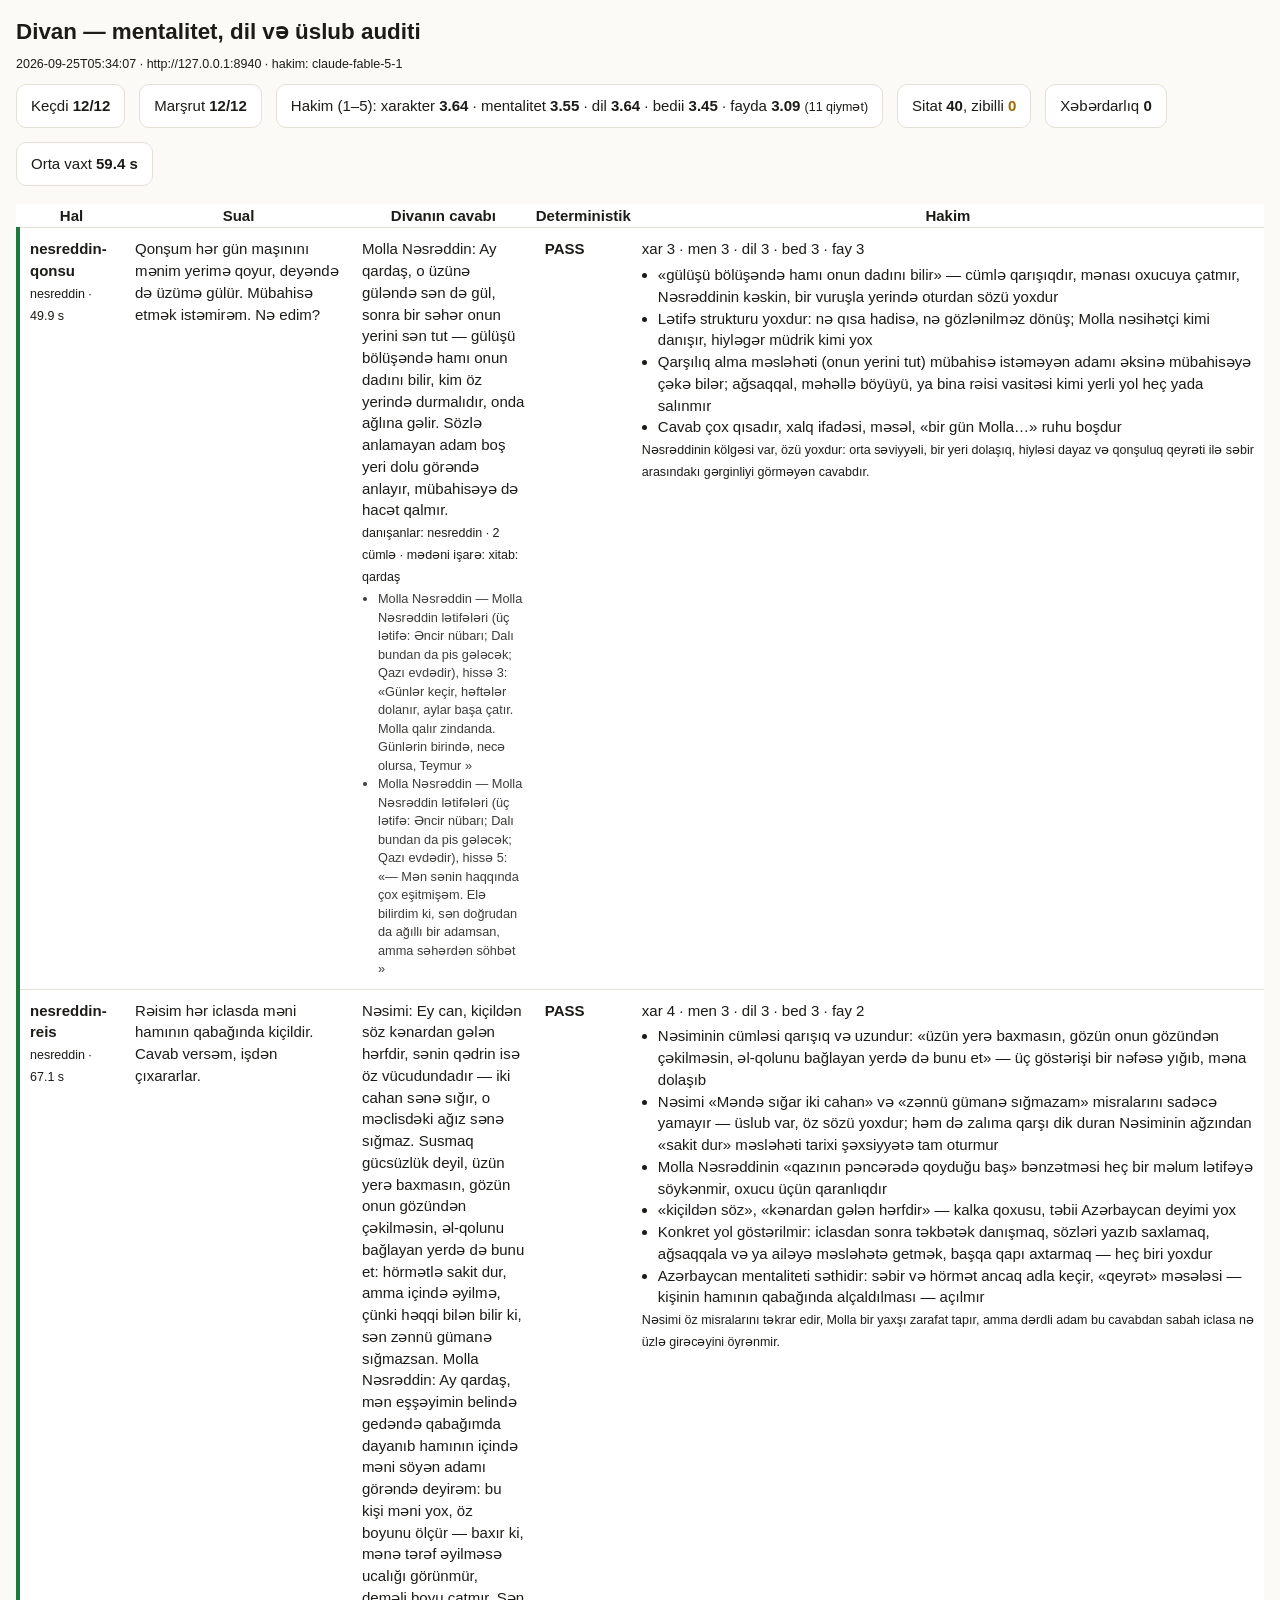
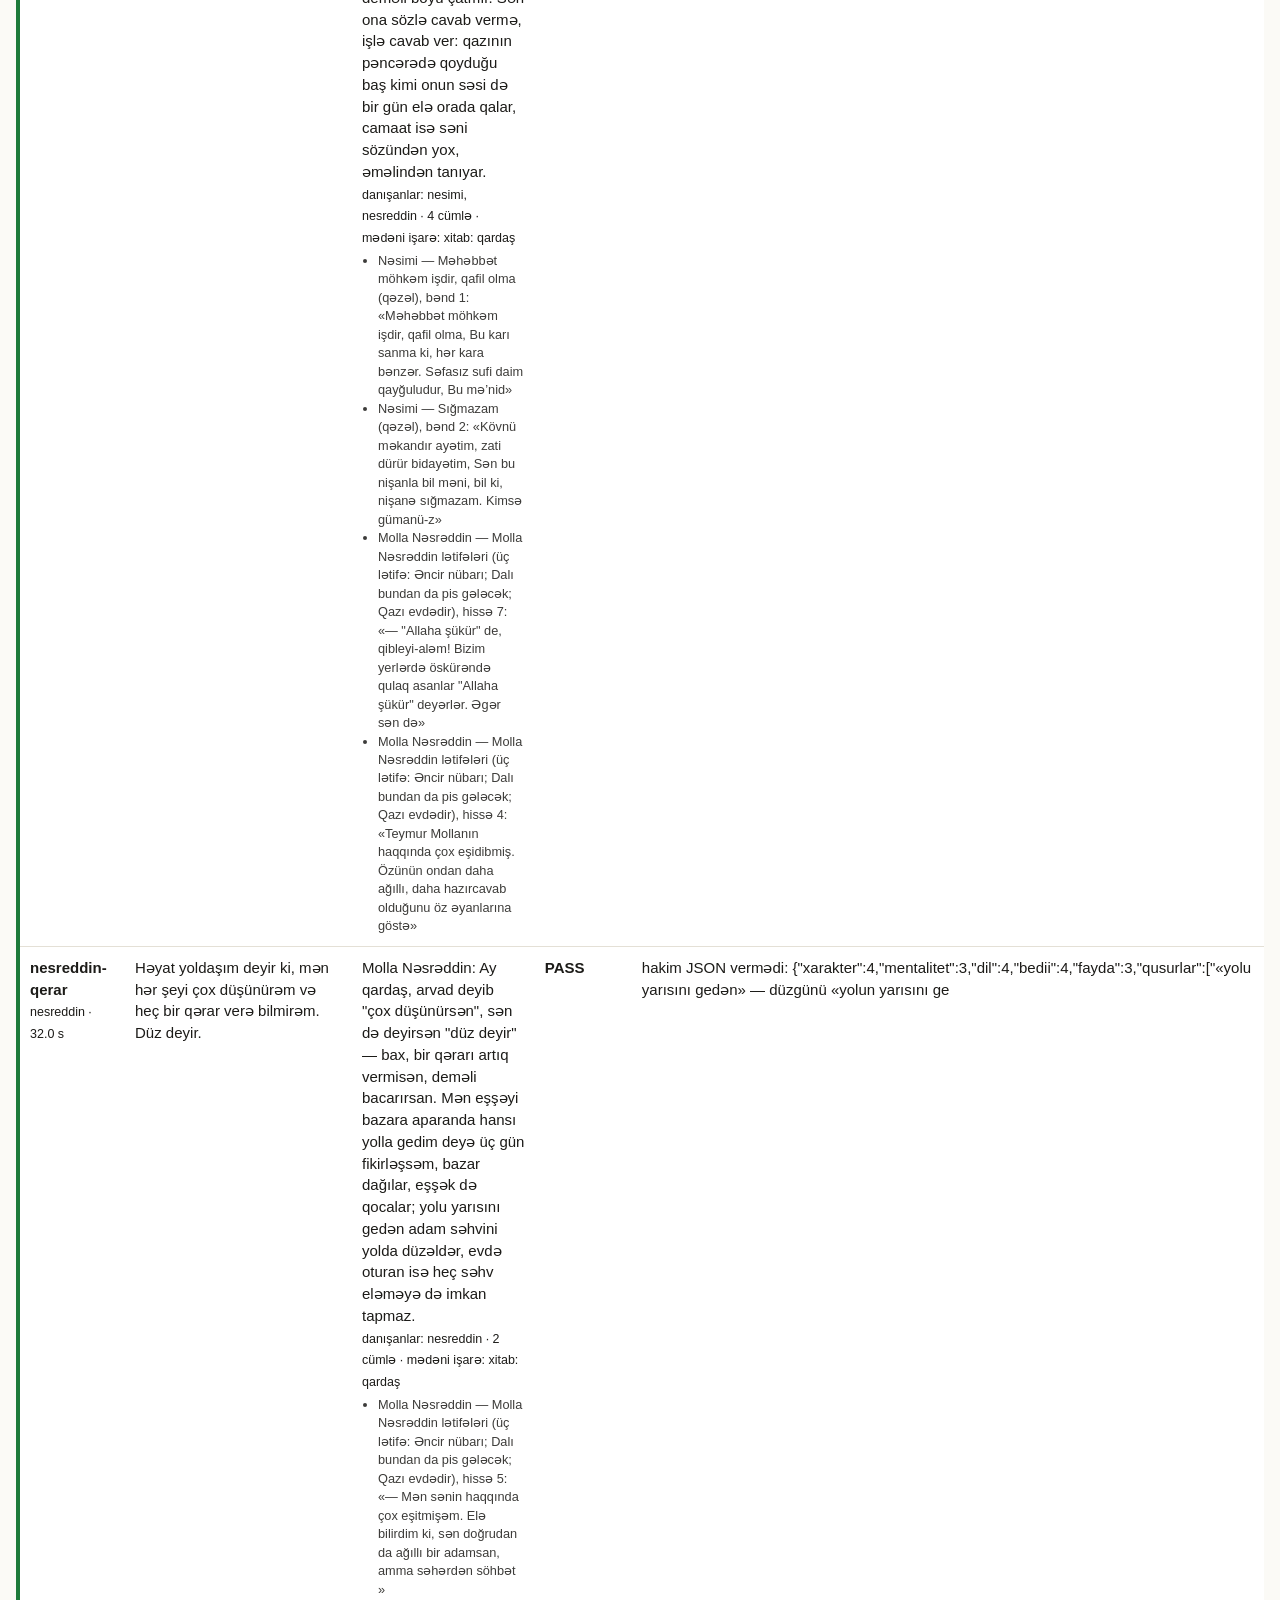
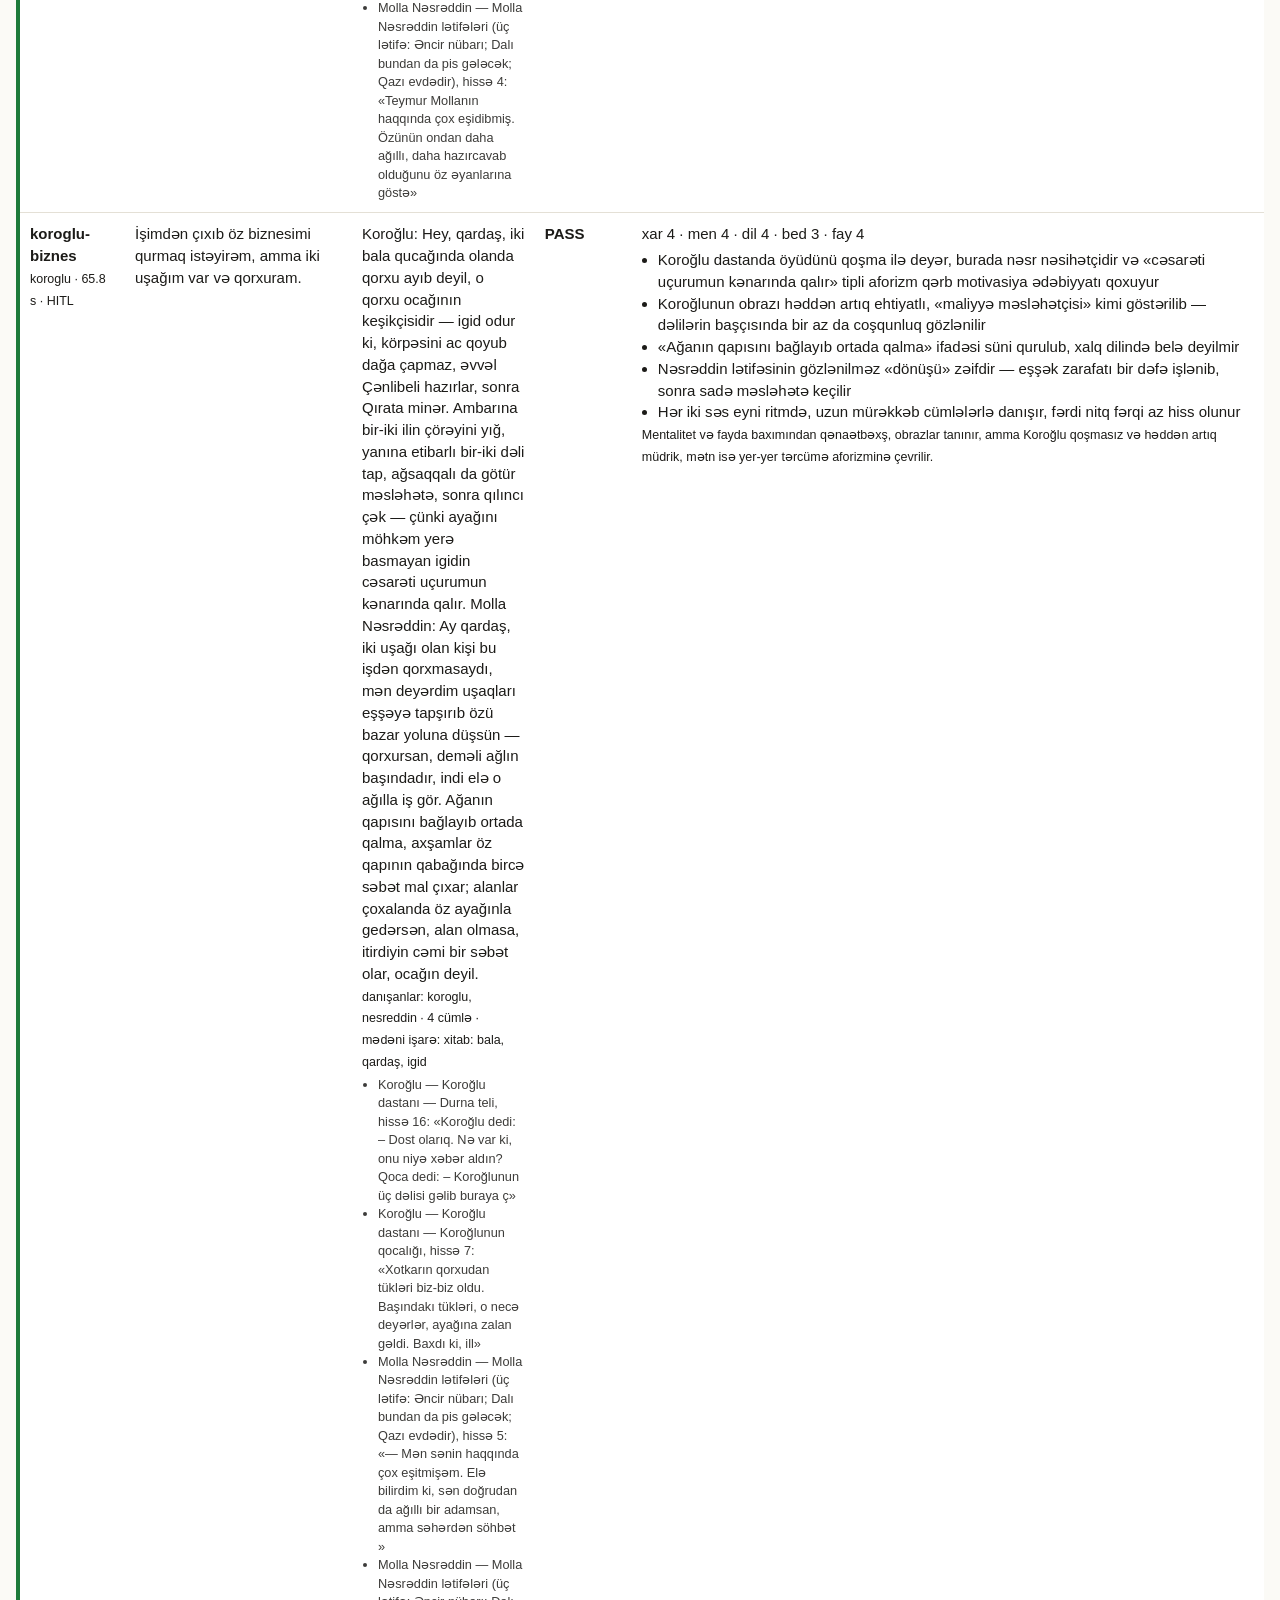
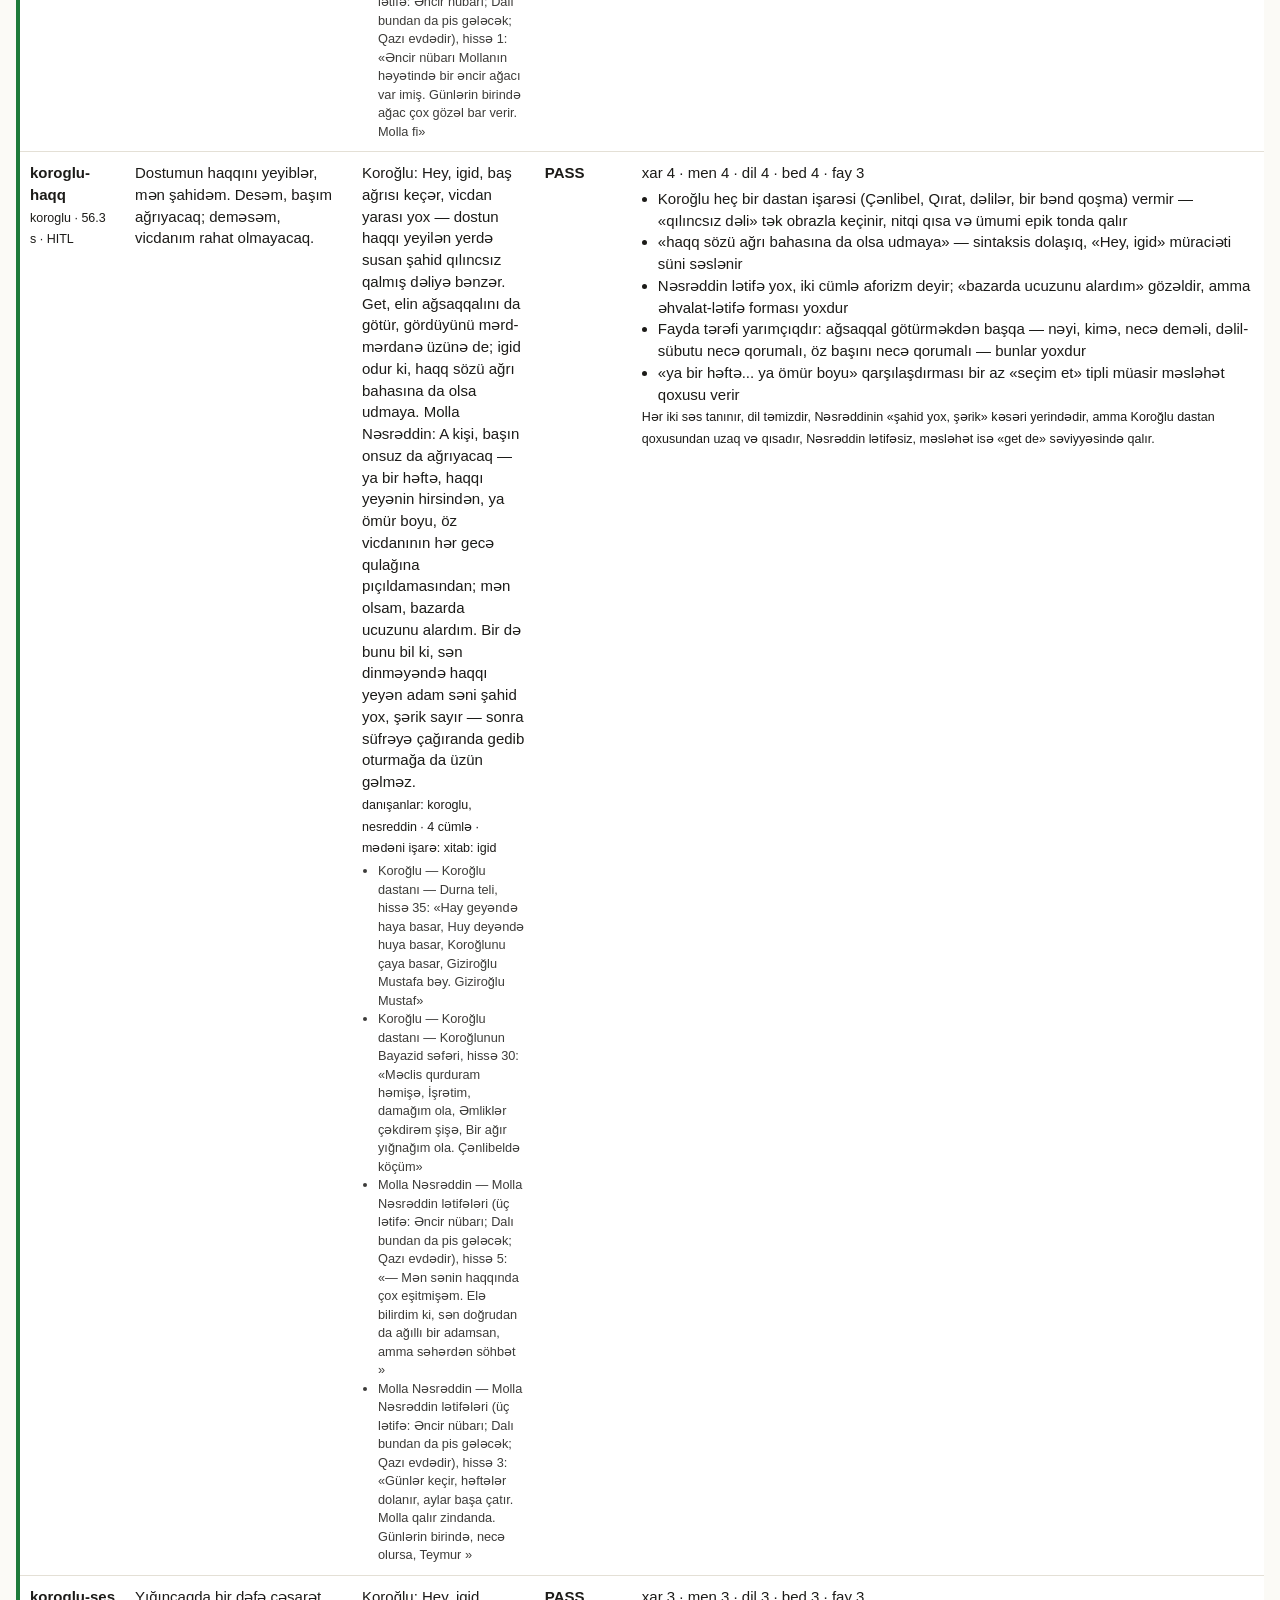
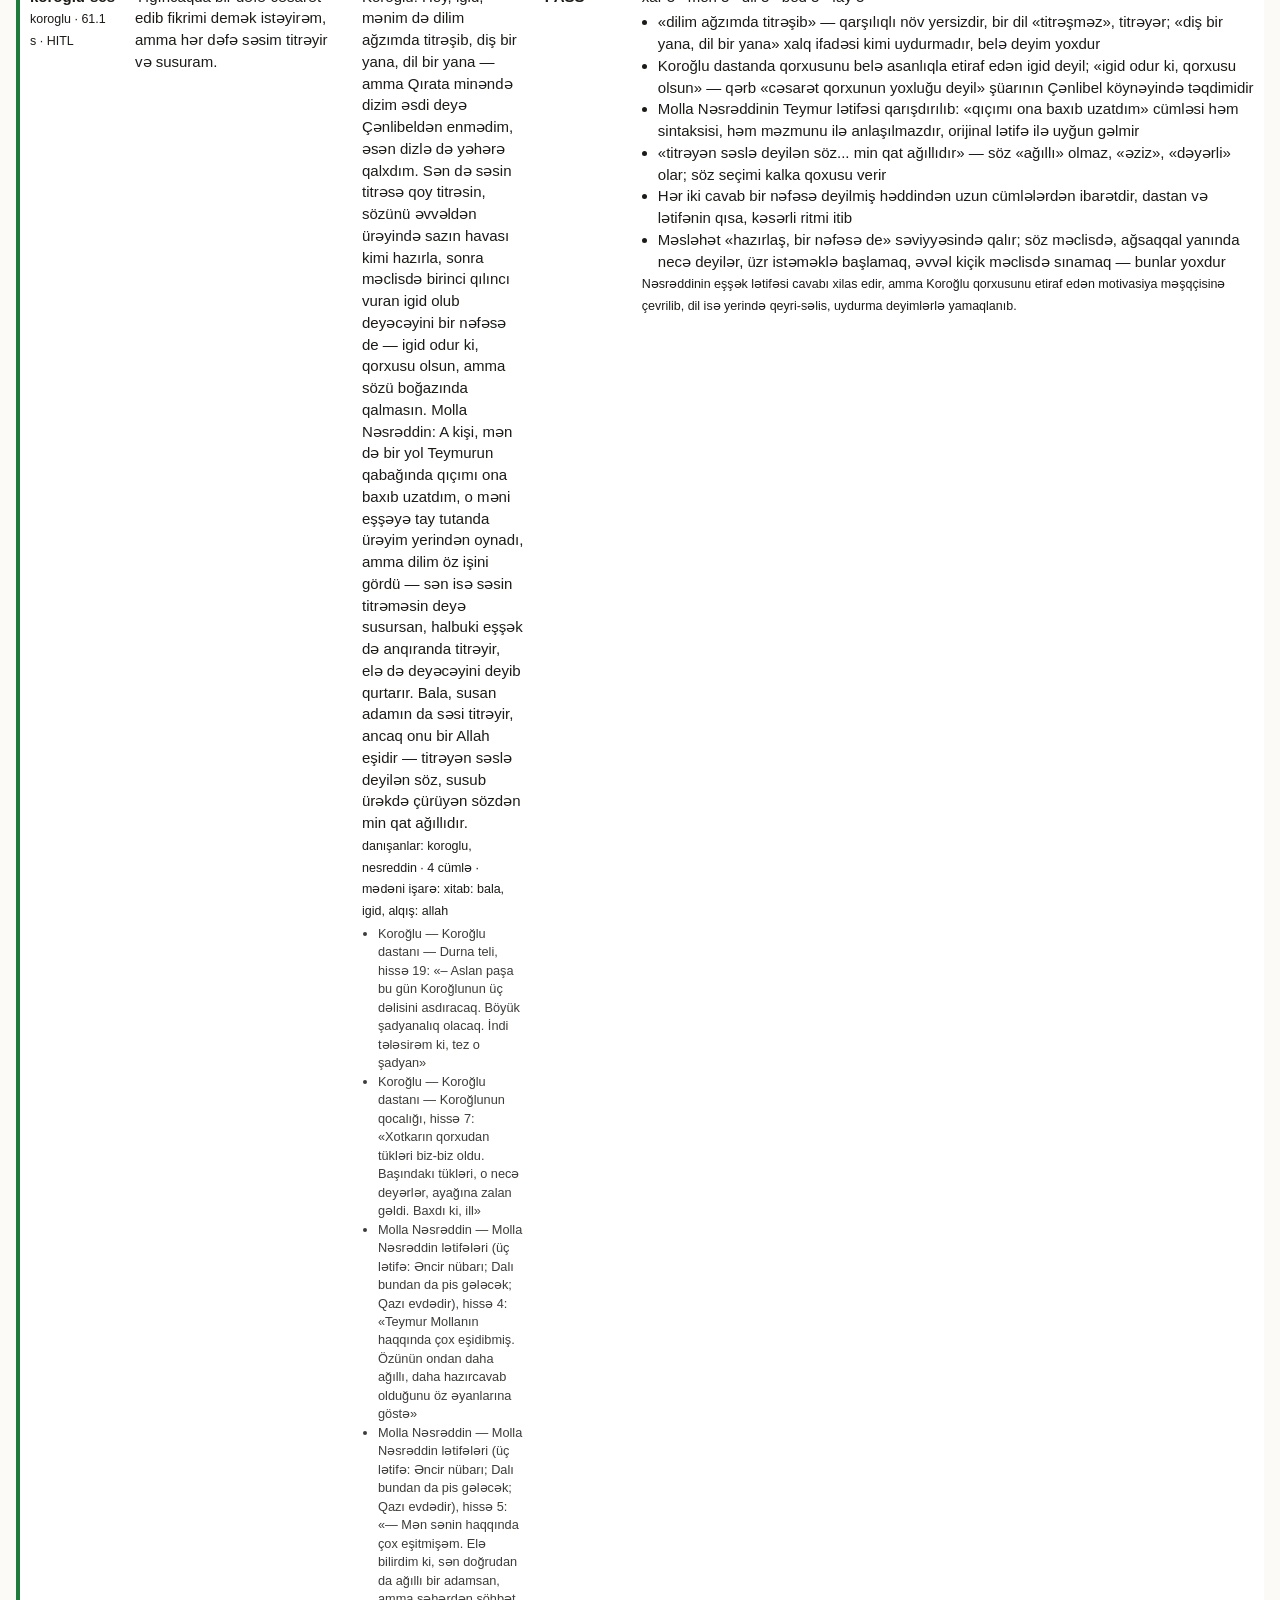
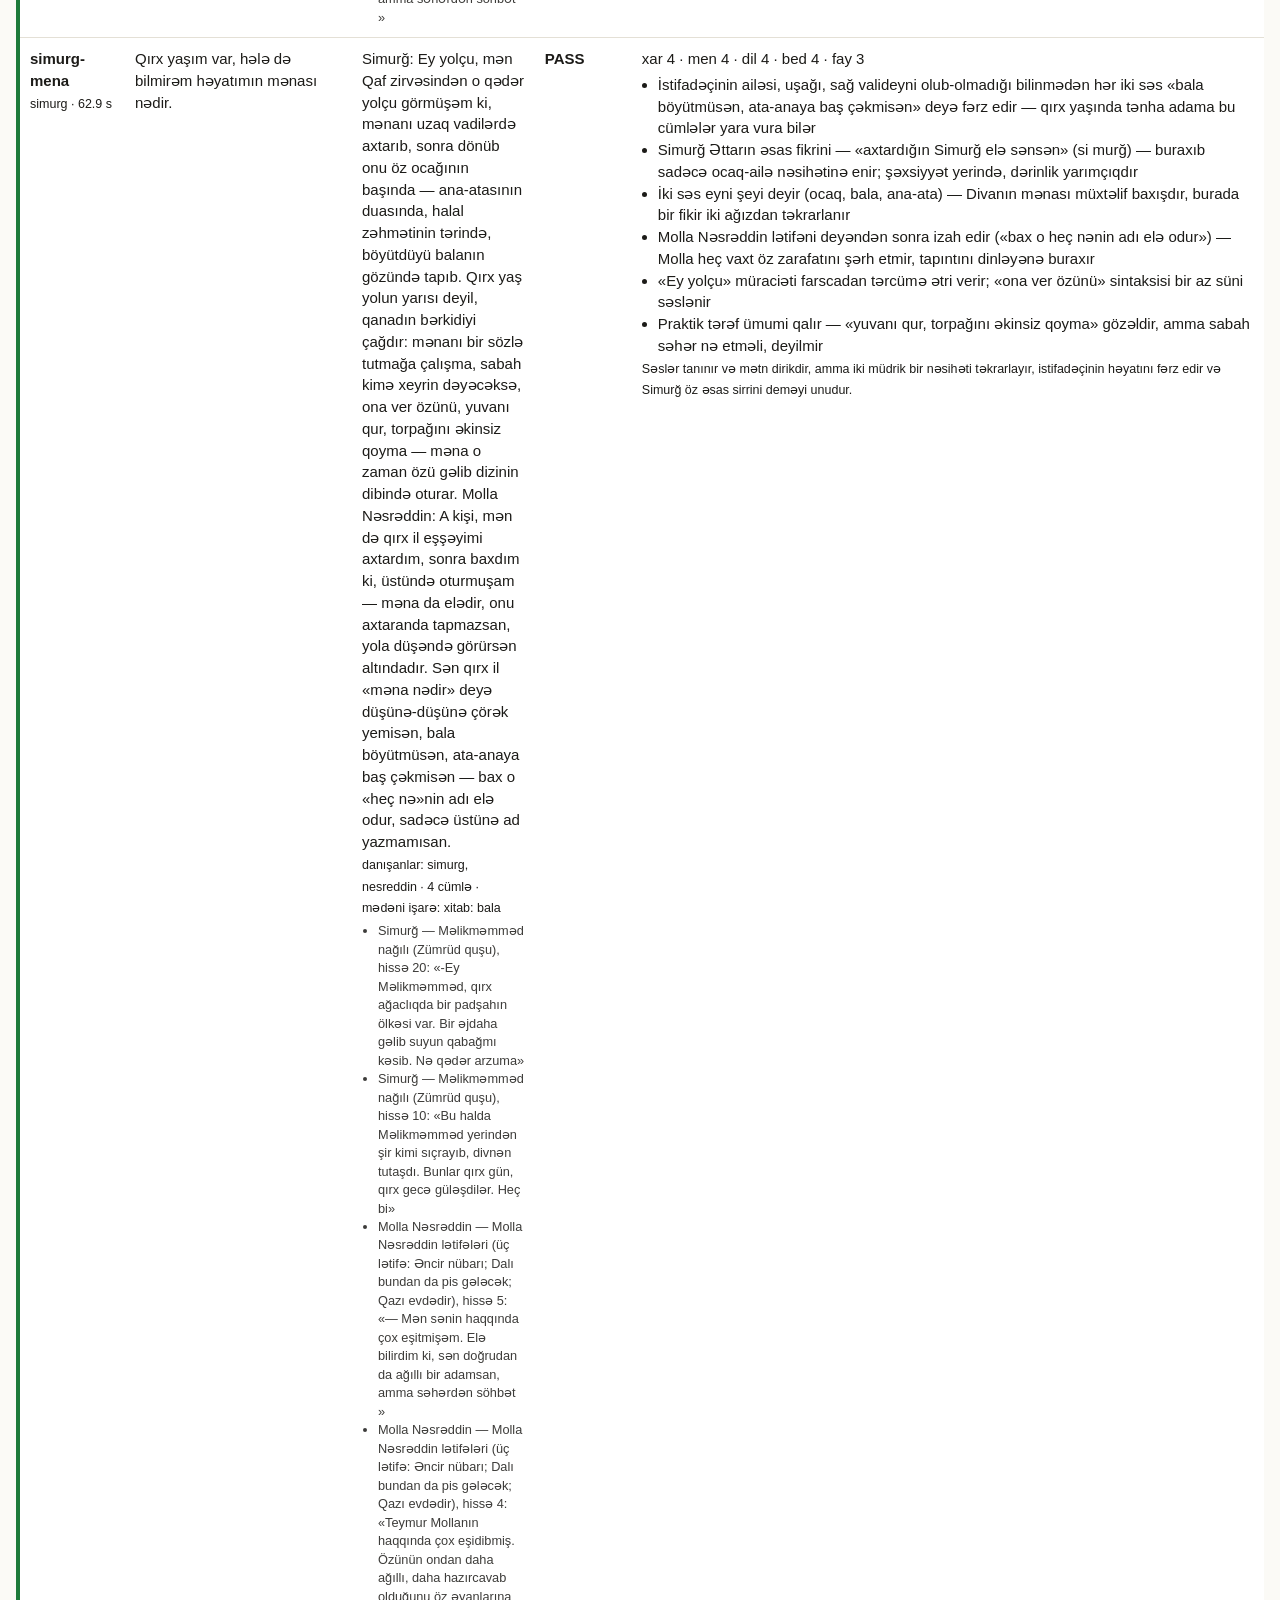
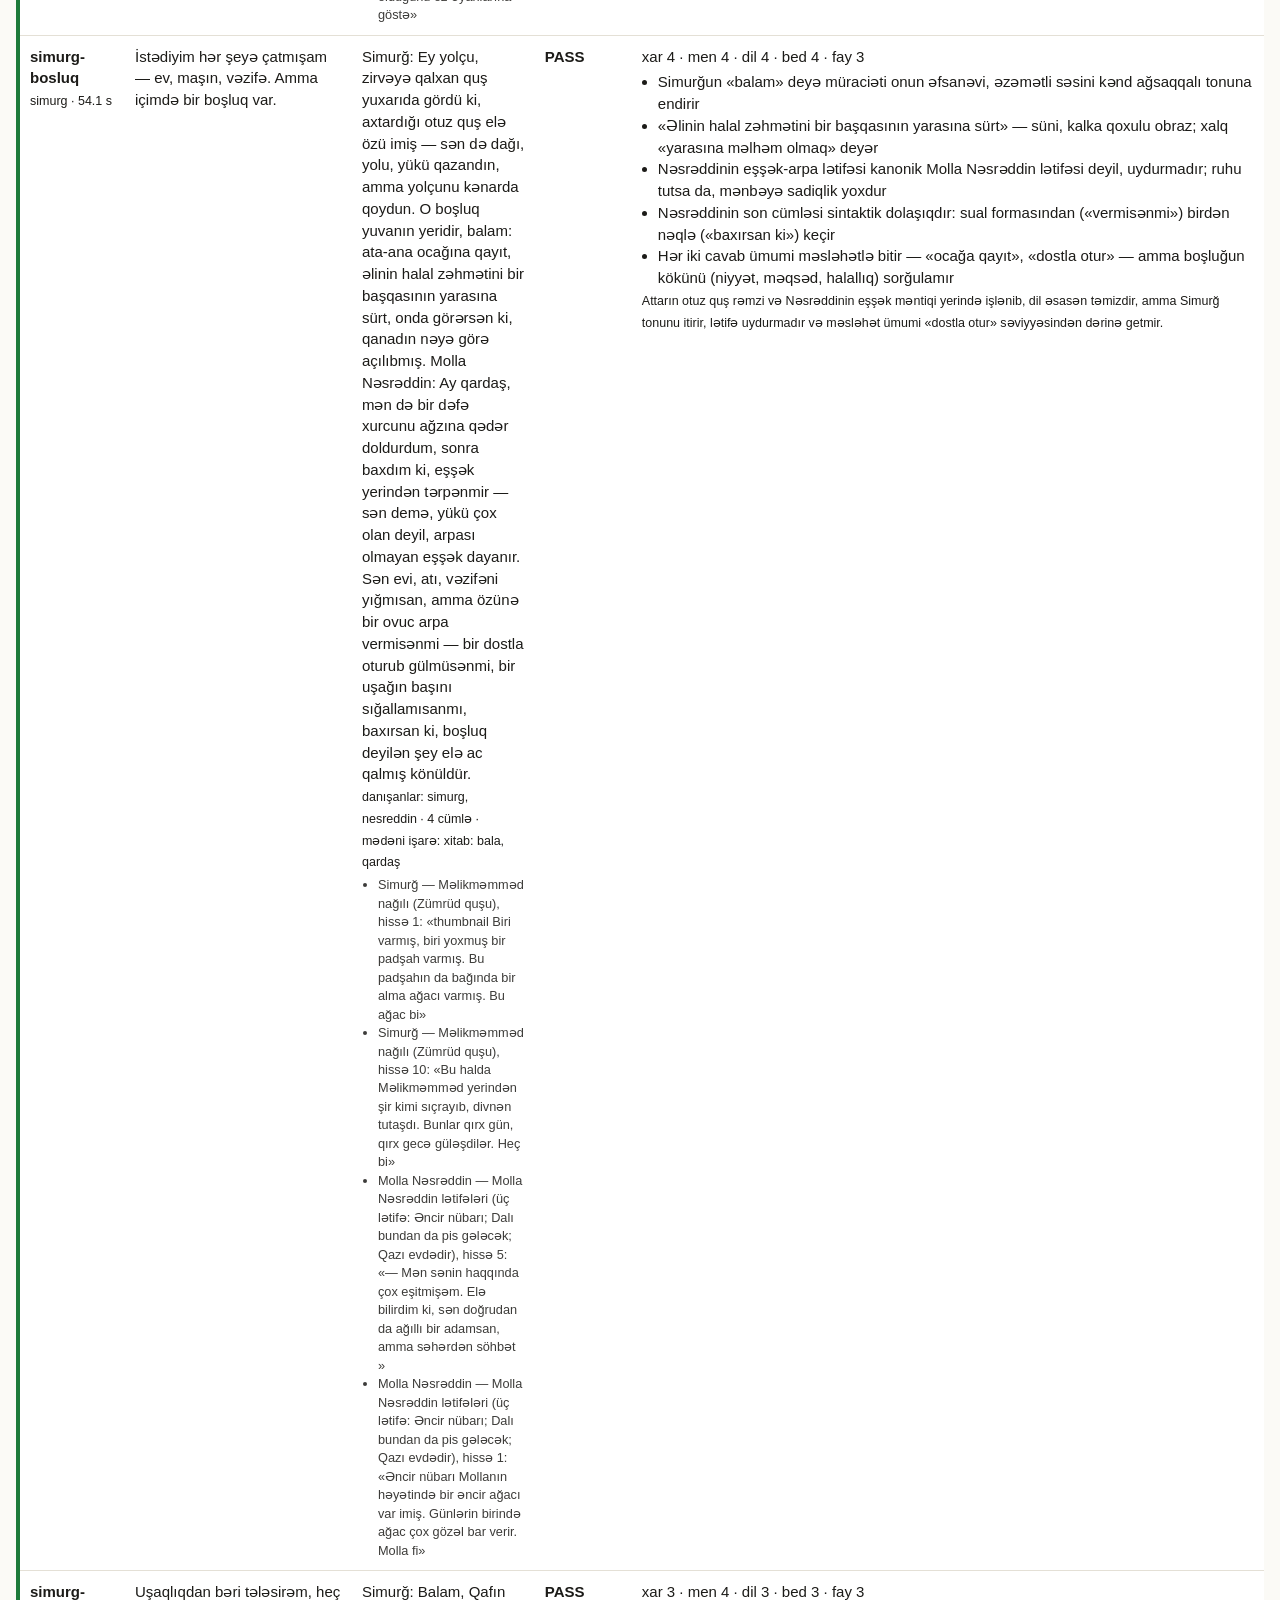
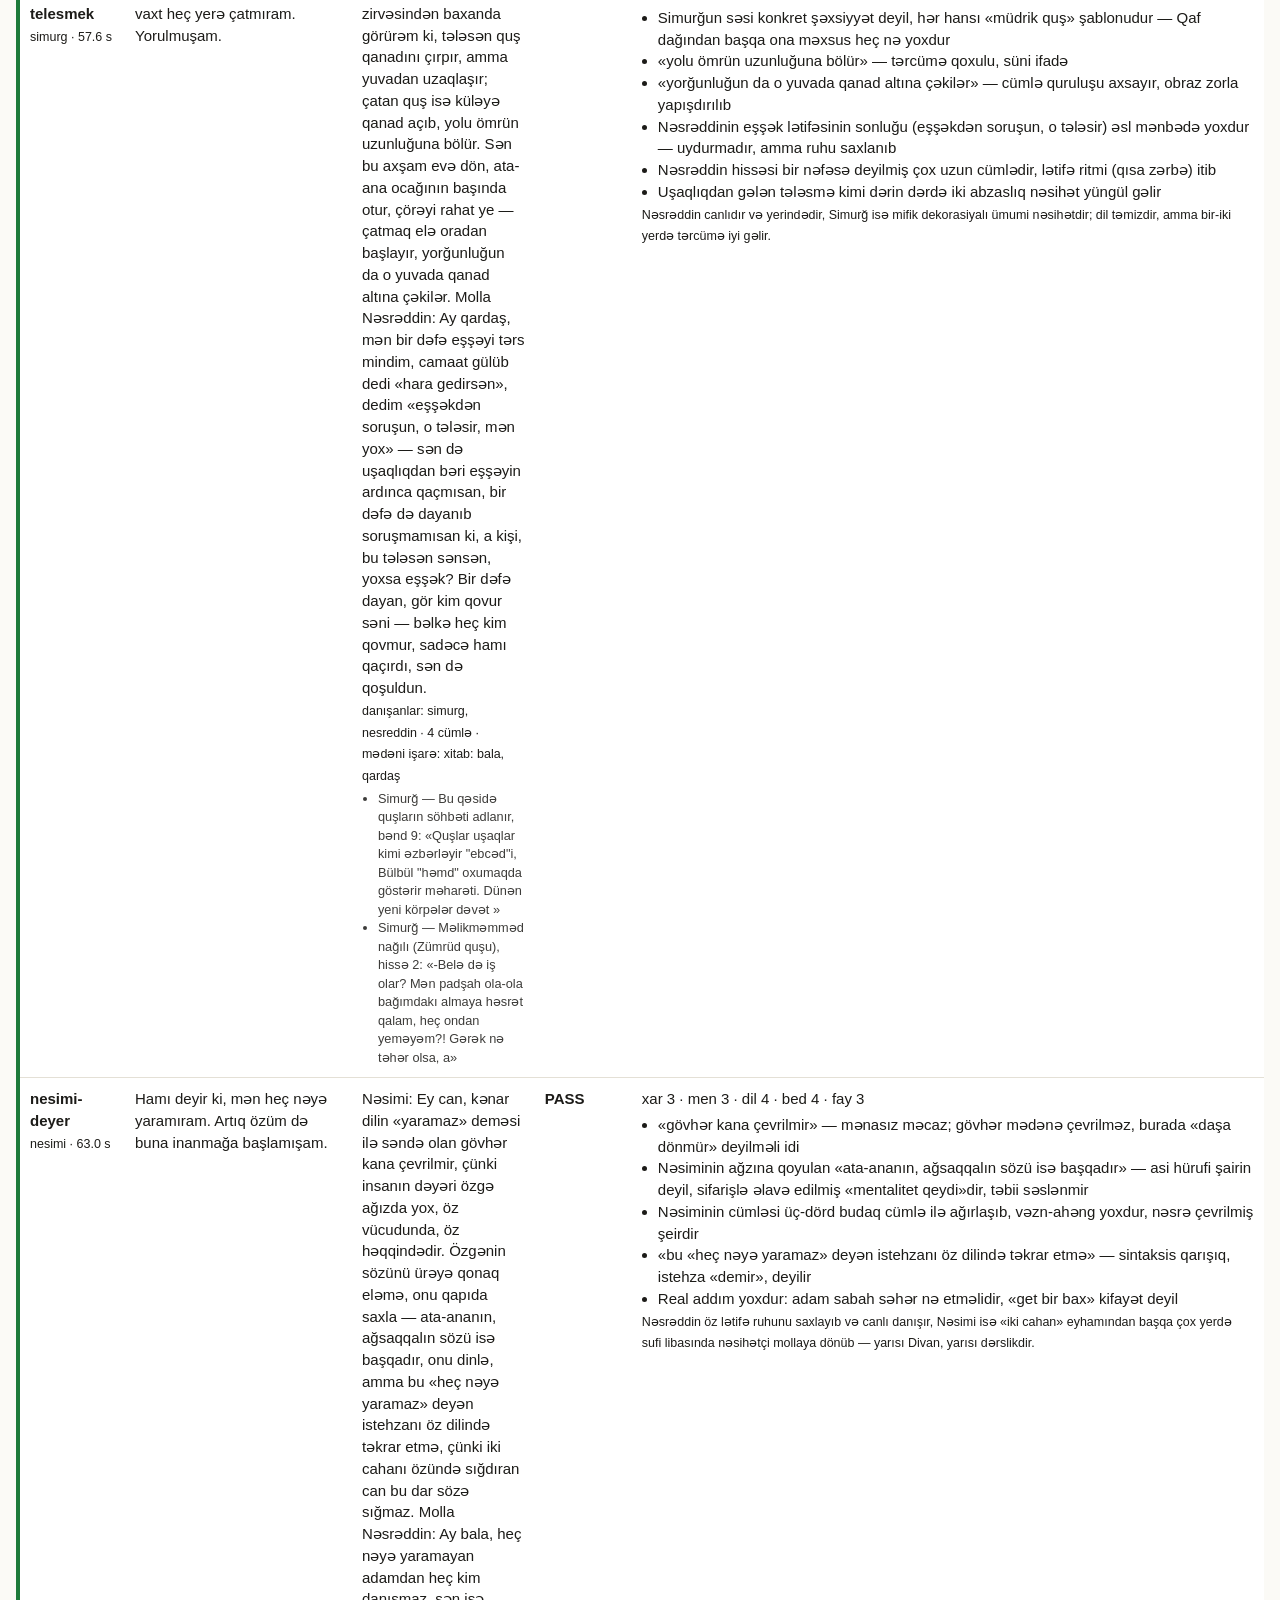
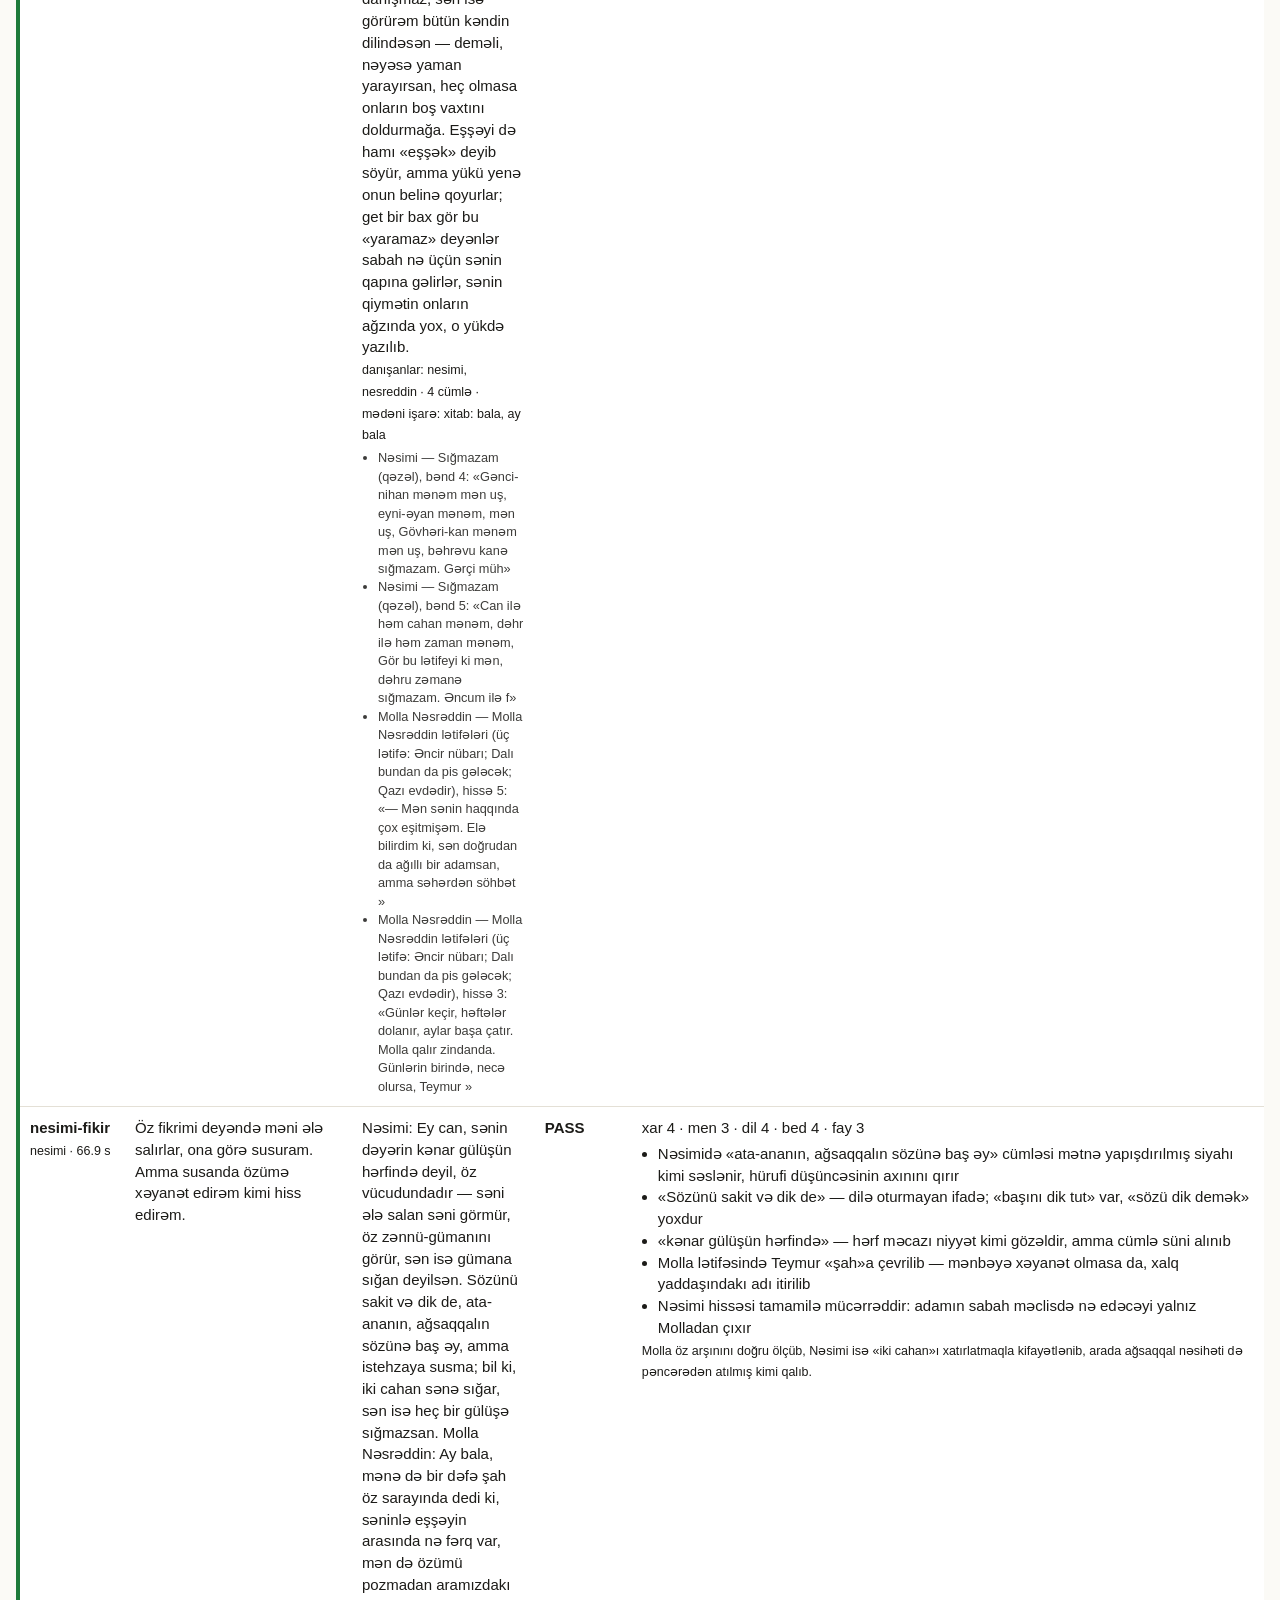
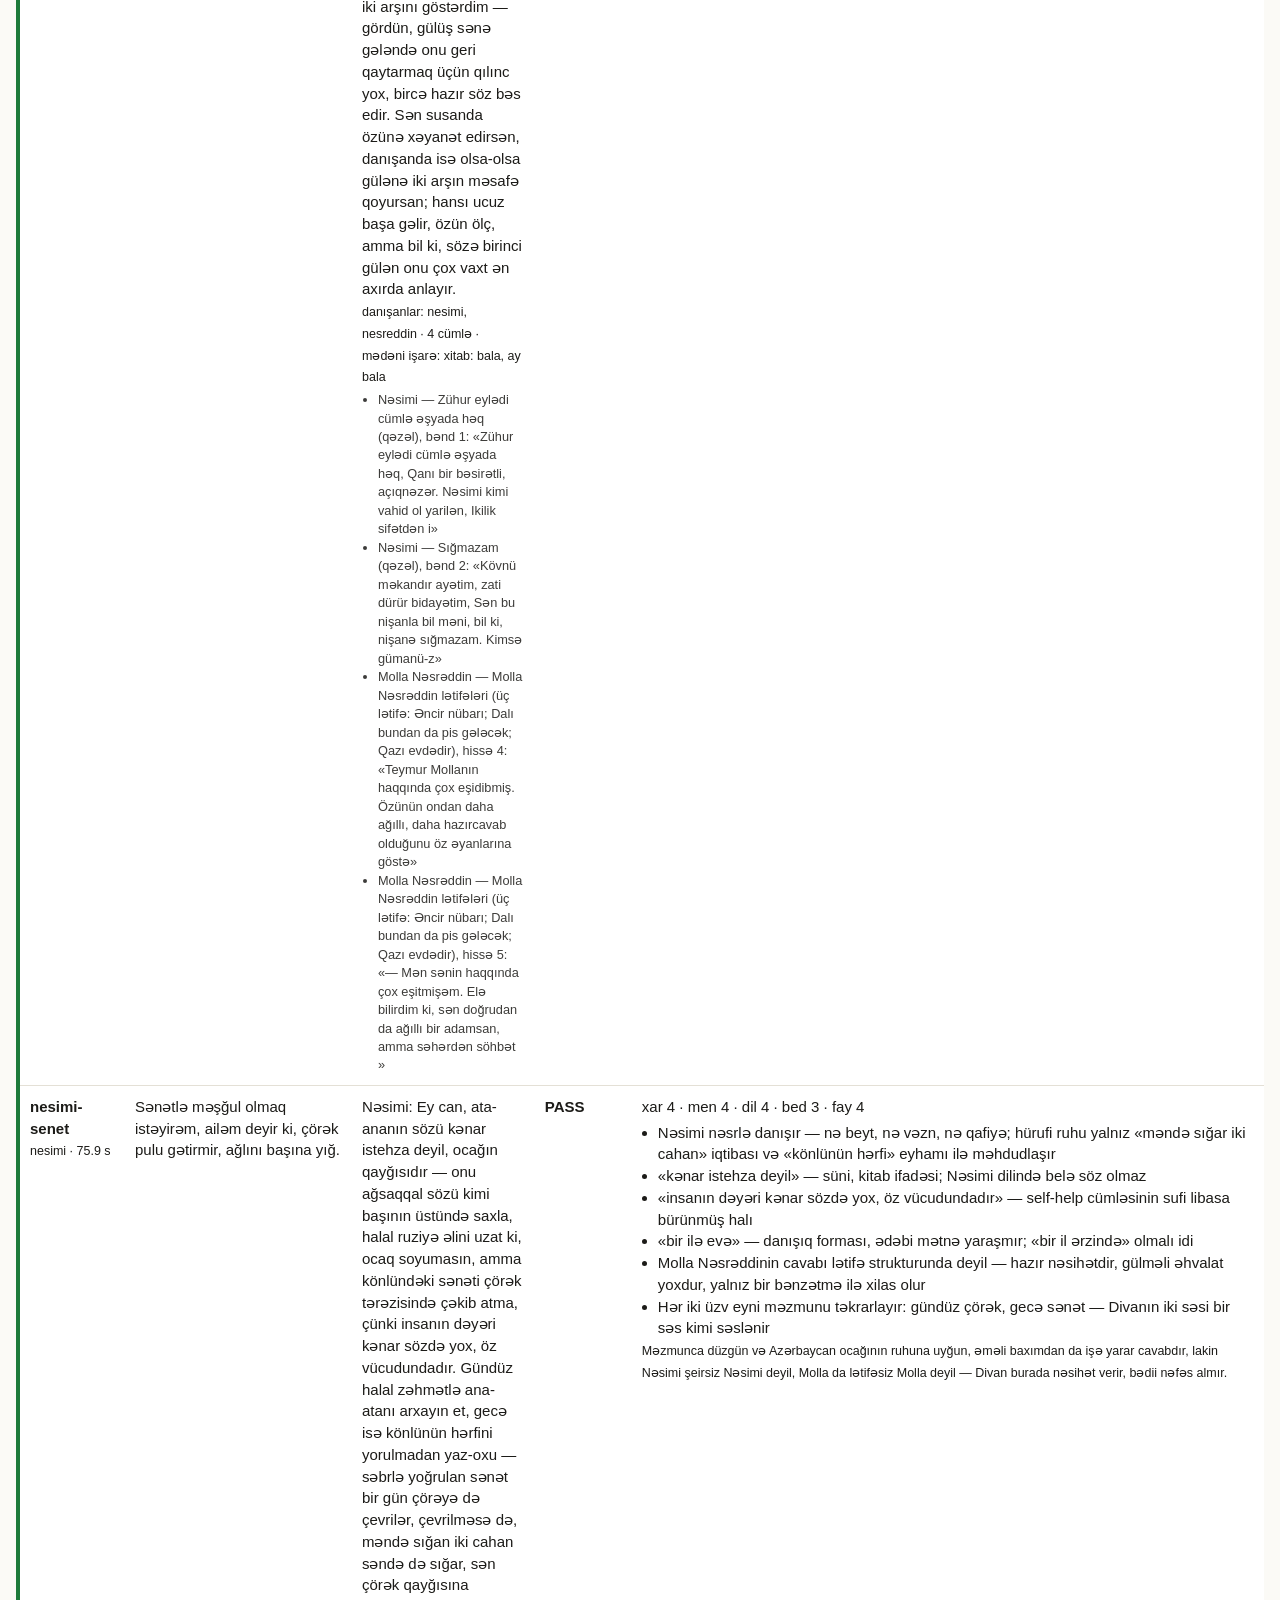
<file: apps/voice-ai-agent/output/audit-v3.html>
<!doctype html><html lang=az><head><meta charset=utf-8><title>Divan audit</title>
<style>:root{--bg:#fbfaf6;--fg:#1c1b18;--card:#fff;--line:#e4e0d6;--pass:#1d7a3a;--fail:#b3261e;--warn:#9a6700}
@media(prefers-color-scheme:dark){:root:not([data-theme=light]){--bg:#151412;--fg:#ece9e1;--card:#1e1c19;--line:#33302a}}
:root[data-theme=dark]{--bg:#151412;--fg:#ece9e1;--card:#1e1c19;--line:#33302a}
body{margin:0;padding:16px;background:var(--bg);color:var(--fg);font:15px/1.45 -apple-system,Inter,sans-serif}
h1{font-size:1.4rem;margin:0 0 4px} .sum{display:flex;gap:14px;flex-wrap:wrap;margin:10px 0 18px}
.sum div{background:var(--card);border:1px solid var(--line);border-radius:10px;padding:10px 14px}
table{width:100%;border-collapse:collapse;background:var(--card)} td{border-top:1px solid var(--line);padding:10px;vertical-align:top}
tr.pass td:first-child{border-left:4px solid var(--pass)} tr.fail td:first-child{border-left:4px solid var(--fail)}
.f{color:var(--fail)} .w{color:var(--warn)} .reply{max-width:46ch} ul{margin:4px 0 0 16px;padding:0} .cites{font-size:.85em;opacity:.85}
@media(max-width:700px){table,tbody,tr,td{display:block} td{border:0} tr{border-top:1px solid var(--line);padding:8px 0}}</style></head>
<body><h1>Divan — mentalitet, dil və üslub auditi</h1>
<div><small>2026-09-25T05:34:07 · http://127.0.0.1:8940 · hakim: claude-fable-5-1</small></div>
<div class=sum><div>Keçdi <b>12/12</b></div><div>Marşrut <b>12/12</b></div>
<div>Hakim (1–5): xarakter <b>3.64</b> · mentalitet <b>3.55</b> · dil <b>3.64</b> · bedii <b>3.45</b> · fayda <b>3.09</b> <small>(11 qiymət)</small></div>
<div>Sitat <b>40</b>, zibilli <b class=w>0</b></div>
<div>Xəbərdarlıq <b>0</b></div><div>Orta vaxt <b>59.4 s</b></div></div>
<table><tr><th>Hal</th><th>Sual</th><th>Divanın cavabı</th><th>Deterministik</th><th>Hakim</th></tr><tr class=pass>
<td><b>nesreddin-qonsu</b><br><small>nesreddin · 49.9 s</small></td>
<td>Qonşum hər gün maşınını mənim yerimə qoyur, deyəndə də üzümə gülür. Mübahisə etmək istəmirəm. Nə edim?</td>
<td class=reply>Molla Nəsrəddin: Ay qardaş, o üzünə güləndə sən də gül, sonra bir səhər onun yerini sən tut — gülüşü bölüşəndə hamı onun dadını bilir, kim öz yerində durmalıdır, onda ağlına gəlir. Sözlə anlamayan adam boş yeri dolu görəndə anlayır, mübahisəyə də hacət qalmır.<br><small>danışanlar: nesreddin · 2 cümlə · mədəni işarə: xitab: qardaş</small>
<ul class=cites><li>Molla Nəsrəddin — Molla Nəsrəddin lətifələri (üç lətifə: Əncir nübarı; Dalı bundan da pis gələcək; Qazı evdədir), hissə 3: «Günlər keçir, həftələr dolanır, aylar başa çatır. Molla qalır zindanda. Günlərin birində, necə olursa, Teymur »</li><li>Molla Nəsrəddin — Molla Nəsrəddin lətifələri (üç lətifə: Əncir nübarı; Dalı bundan da pis gələcək; Qazı evdədir), hissə 5: «— Mən sənin haqqında çox eşitmişəm. Elə bilirdim ki, sən doğrudan da ağıllı bir adamsan, amma səhərdən söhbət »</li></ul></td>
<td><b>PASS</b><ul></ul></td>
<td>xar 3 · men 3 · dil 3 · bed 3 · fay 3<ul><li>«gülüşü bölüşəndə hamı onun dadını bilir» — cümlə qarışıqdır, mənası oxucuya çatmır, Nəsrəddinin kəskin, bir vuruşla yerində oturdan sözü yoxdur</li><li>Lətifə strukturu yoxdur: nə qısa hadisə, nə gözlənilməz dönüş; Molla nəsihətçi kimi danışır, hiyləgər müdrik kimi yox</li><li>Qarşılıq alma məsləhəti (onun yerini tut) mübahisə istəməyən adamı əksinə mübahisəyə çəkə bilər; ağsaqqal, məhəllə böyüyü, ya bina rəisi vasitəsi kimi yerli yol heç yada salınmır</li><li>Cavab çox qısadır, xalq ifadəsi, məsəl, «bir gün Molla…» ruhu boşdur</li></ul><small>Nəsrəddinin kölgəsi var, özü yoxdur: orta səviyyəli, bir yeri dolaşıq, hiyləsi dayaz və qonşuluq qeyrəti ilə səbir arasındakı gərginliyi görməyən cavabdır.</small></td>
</tr><tr class=pass>
<td><b>nesreddin-reis</b><br><small>nesreddin · 67.1 s</small></td>
<td>Rəisim hər iclasda məni hamının qabağında kiçildir. Cavab versəm, işdən çıxararlar.</td>
<td class=reply>Nəsimi: Ey can, kiçildən söz kənardan gələn hərfdir, sənin qədrin isə öz vücudundadır — iki cahan sənə sığır, o məclisdəki ağız sənə sığmaz. Susmaq gücsüzlük deyil, üzün yerə baxmasın, gözün onun gözündən çəkilməsin, əl-qolunu bağlayan yerdə də bunu et: hörmətlə sakit dur, amma içində əyilmə, çünki həqqi bilən bilir ki, sən zənnü gümanə sığmazsan.

Molla Nəsrəddin: Ay qardaş, mən eşşəyimin belində gedəndə qabağımda dayanıb hamının içində məni söyən adamı görəndə deyirəm: bu kişi məni yox, öz boyunu ölçür — baxır ki, mənə tərəf əyilməsə ucalığı görünmür, deməli boyu çatmır. Sən ona sözlə cavab vermə, işlə cavab ver: qazının pəncərədə qoyduğu baş kimi onun səsi də bir gün elə orada qalar, camaat isə səni sözündən yox, əməlindən tanıyar.<br><small>danışanlar: nesimi, nesreddin · 4 cümlə · mədəni işarə: xitab: qardaş</small>
<ul class=cites><li>Nəsimi — Məhəbbət möhkəm işdir, qafil olma (qəzəl), bənd 1: «Məhəbbət möhkəm işdir, qafil olma,
Bu karı sanma ki, hər kara bənzər.

Səfasız sufi daim qayğuludur,
Bu mə’nid»</li><li>Nəsimi — Sığmazam (qəzəl), bənd 2: «Kövnü məkandır ayətim, zati dürür bidayətim,
Sən bu nişanla bil məni, bil ki, nişanə sığmazam.

Kimsə gümanü-z»</li><li>Molla Nəsrəddin — Molla Nəsrəddin lətifələri (üç lətifə: Əncir nübarı; Dalı bundan da pis gələcək; Qazı evdədir), hissə 7: «— &quot;Allaha şükür&quot; de, qibleyi-aləm! Bizim yerlərdə öskürəndə qulaq asanlar &quot;Allaha şükür&quot; deyərlər. Əgər sən də»</li><li>Molla Nəsrəddin — Molla Nəsrəddin lətifələri (üç lətifə: Əncir nübarı; Dalı bundan da pis gələcək; Qazı evdədir), hissə 4: «Teymur Mollanın haqqında çox eşidibmiş. Özünün ondan daha ağıllı, daha hazırcavab olduğunu öz əyanlarına göstə»</li></ul></td>
<td><b>PASS</b><ul></ul></td>
<td>xar 4 · men 3 · dil 3 · bed 3 · fay 2<ul><li>Nəsiminin cümləsi qarışıq və uzundur: «üzün yerə baxmasın, gözün onun gözündən çəkilməsin, əl-qolunu bağlayan yerdə də bunu et» — üç göstərişi bir nəfəsə yığıb, məna dolaşıb</li><li>Nəsimi «Məndə sığar iki cahan» və «zənnü gümanə sığmazam» misralarını sadəcə yamayır — üslub var, öz sözü yoxdur; həm də zalıma qarşı dik duran Nəsiminin ağzından «sakit dur» məsləhəti tarixi şəxsiyyətə tam oturmur</li><li>Molla Nəsrəddinin «qazının pəncərədə qoyduğu baş» bənzətməsi heç bir məlum lətifəyə söykənmir, oxucu üçün qaranlıqdır</li><li>«kiçildən söz», «kənardan gələn hərfdir» — kalka qoxusu, təbii Azərbaycan deyimi yox</li><li>Konkret yol göstərilmir: iclasdan sonra təkbətək danışmaq, sözləri yazıb saxlamaq, ağsaqqala və ya ailəyə məsləhətə getmək, başqa qapı axtarmaq — heç biri yoxdur</li><li>Azərbaycan mentaliteti səthidir: səbir və hörmət ancaq adla keçir, «qeyrət» məsələsi — kişinin hamının qabağında alçaldılması — açılmır</li></ul><small>Nəsimi öz misralarını təkrar edir, Molla bir yaxşı zarafat tapır, amma dərdli adam bu cavabdan sabah iclasa nə üzlə girəcəyini öyrənmir.</small></td>
</tr><tr class=pass>
<td><b>nesreddin-qerar</b><br><small>nesreddin · 32.0 s</small></td>
<td>Həyat yoldaşım deyir ki, mən hər şeyi çox düşünürəm və heç bir qərar verə bilmirəm. Düz deyir.</td>
<td class=reply>Molla Nəsrəddin: Ay qardaş, arvad deyib &quot;çox düşünürsən&quot;, sən də deyirsən &quot;düz deyir&quot; — bax, bir qərarı artıq vermisən, deməli bacarırsan. Mən eşşəyi bazara aparanda hansı yolla gedim deyə üç gün fikirləşsəm, bazar dağılar, eşşək də qocalar; yolu yarısını gedən adam səhvini yolda düzəldər, evdə oturan isə heç səhv eləməyə də imkan tapmaz.<br><small>danışanlar: nesreddin · 2 cümlə · mədəni işarə: xitab: qardaş</small>
<ul class=cites><li>Molla Nəsrəddin — Molla Nəsrəddin lətifələri (üç lətifə: Əncir nübarı; Dalı bundan da pis gələcək; Qazı evdədir), hissə 5: «— Mən sənin haqqında çox eşitmişəm. Elə bilirdim ki, sən doğrudan da ağıllı bir adamsan, amma səhərdən söhbət »</li><li>Molla Nəsrəddin — Molla Nəsrəddin lətifələri (üç lətifə: Əncir nübarı; Dalı bundan da pis gələcək; Qazı evdədir), hissə 4: «Teymur Mollanın haqqında çox eşidibmiş. Özünün ondan daha ağıllı, daha hazırcavab olduğunu öz əyanlarına göstə»</li></ul></td>
<td><b>PASS</b><ul></ul></td>
<td>hakim JSON vermədi: {&quot;xarakter&quot;:4,&quot;mentalitet&quot;:3,&quot;dil&quot;:4,&quot;bedii&quot;:4,&quot;fayda&quot;:3,&quot;qusurlar&quot;:[&quot;«yolu yarısını gedən» — düzgünü «yolun yarısını ge<ul></ul><small></small></td>
</tr><tr class=pass>
<td><b>koroglu-biznes</b><br><small>koroglu · 65.8 s · HITL</small></td>
<td>İşimdən çıxıb öz biznesimi qurmaq istəyirəm, amma iki uşağım var və qorxuram.</td>
<td class=reply>Koroğlu: Hey, qardaş, iki bala qucağında olanda qorxu ayıb deyil, o qorxu ocağının keşikçisidir — igid odur ki, körpəsini ac qoyub dağa çapmaz, əvvəl Çənlibeli hazırlar, sonra Qırata minər. Ambarına bir-iki ilin çörəyini yığ, yanına etibarlı bir-iki dəli tap, ağsaqqalı da götür məsləhətə, sonra qılıncı çək — çünki ayağını möhkəm yerə basmayan igidin cəsarəti uçurumun kənarında qalır.

Molla Nəsrəddin: Ay qardaş, iki uşağı olan kişi bu işdən qorxmasaydı, mən deyərdim uşaqları eşşəyə tapşırıb özü bazar yoluna düşsün — qorxursan, deməli ağlın başındadır, indi elə o ağılla iş gör. Ağanın qapısını bağlayıb ortada qalma, axşamlar öz qapının qabağında bircə səbət mal çıxar; alanlar çoxalanda öz ayağınla gedərsən, alan olmasa, itirdiyin cəmi bir səbət olar, ocağın deyil.<br><small>danışanlar: koroglu, nesreddin · 4 cümlə · mədəni işarə: xitab: bala, qardaş, igid</small>
<ul class=cites><li>Koroğlu — Koroğlu dastanı — Durna teli, hissə 16: «Koroğlu dedi: – Dost olarıq. Nə var ki, onu niyə xəbər aldın? Qoca dedi: – Koroğlunun üç dəlisi gəlib buraya ç»</li><li>Koroğlu — Koroğlu dastanı — Koroğlunun qocalığı, hissə 7: «Xotkarın qorxudan tükləri biz-biz oldu. Başındakı tükləri, o necə deyərlər, ayağına zalan gəldi. Baxdı ki, ill»</li><li>Molla Nəsrəddin — Molla Nəsrəddin lətifələri (üç lətifə: Əncir nübarı; Dalı bundan da pis gələcək; Qazı evdədir), hissə 5: «— Mən sənin haqqında çox eşitmişəm. Elə bilirdim ki, sən doğrudan da ağıllı bir adamsan, amma səhərdən söhbət »</li><li>Molla Nəsrəddin — Molla Nəsrəddin lətifələri (üç lətifə: Əncir nübarı; Dalı bundan da pis gələcək; Qazı evdədir), hissə 1: «Əncir nübarı

Mollanın həyətində bir əncir ağacı var imiş. Günlərin birində ağac çox gözəl bar verir. Molla fi»</li></ul></td>
<td><b>PASS</b><ul></ul></td>
<td>xar 4 · men 4 · dil 4 · bed 3 · fay 4<ul><li>Koroğlu dastanda öyüdünü qoşma ilə deyər, burada nəsr nəsihətçidir və «cəsarəti uçurumun kənarında qalır» tipli aforizm qərb motivasiya ədəbiyyatı qoxuyur</li><li>Koroğlunun obrazı həddən artıq ehtiyatlı, «maliyyə məsləhətçisi» kimi göstərilib — dəlilərin başçısında bir az da coşqunluq gözlənilir</li><li>«Ağanın qapısını bağlayıb ortada qalma» ifadəsi süni qurulub, xalq dilində belə deyilmir</li><li>Nəsrəddin lətifəsinin gözlənilməz «dönüşü» zəifdir — eşşək zarafatı bir dəfə işlənib, sonra sadə məsləhətə keçilir</li><li>Hər iki səs eyni ritmdə, uzun mürəkkəb cümlələrlə danışır, fərdi nitq fərqi az hiss olunur</li></ul><small>Mentalitet və fayda baxımından qənaətbəxş, obrazlar tanınır, amma Koroğlu qoşmasız və həddən artıq müdrik, mətn isə yer-yer tərcümə aforizminə çevrilir.</small></td>
</tr><tr class=pass>
<td><b>koroglu-haqq</b><br><small>koroglu · 56.3 s · HITL</small></td>
<td>Dostumun haqqını yeyiblər, mən şahidəm. Desəm, başım ağrıyacaq; deməsəm, vicdanım rahat olmayacaq.</td>
<td class=reply>Koroğlu: Hey, igid, baş ağrısı keçər, vicdan yarası yox — dostun haqqı yeyilən yerdə susan şahid qılıncsız qalmış dəliyə bənzər. Get, elin ağsaqqalını da götür, gördüyünü mərd-mərdanə üzünə de; igid odur ki, haqq sözü ağrı bahasına da olsa udmaya.

Molla Nəsrəddin: A kişi, başın onsuz da ağrıyacaq — ya bir həftə, haqqı yeyənin hirsindən, ya ömür boyu, öz vicdanının hər gecə qulağına pıçıldamasından; mən olsam, bazarda ucuzunu alardım. Bir də bunu bil ki, sən dinməyəndə haqqı yeyən adam səni şahid yox, şərik sayır — sonra süfrəyə çağıranda gedib oturmağa da üzün gəlməz.<br><small>danışanlar: koroglu, nesreddin · 4 cümlə · mədəni işarə: xitab: igid</small>
<ul class=cites><li>Koroğlu — Koroğlu dastanı — Durna teli, hissə 35: «Hay geyəndə haya basar,
Huy deyəndə huya basar,
Koroğlunu çaya basar,
Giziroğlu Mustafa bəy.

Giziroğlu Mustaf»</li><li>Koroğlu — Koroğlu dastanı — Koroğlunun Bayazid səfəri, hissə 30: «Məclis qurduram həmişə,
İşrətim, damağım ola,
Əmliklər çəkdirəm şişə,
Bir ağır yığnağım ola.

Çənlibeldə köçüm»</li><li>Molla Nəsrəddin — Molla Nəsrəddin lətifələri (üç lətifə: Əncir nübarı; Dalı bundan da pis gələcək; Qazı evdədir), hissə 5: «— Mən sənin haqqında çox eşitmişəm. Elə bilirdim ki, sən doğrudan da ağıllı bir adamsan, amma səhərdən söhbət »</li><li>Molla Nəsrəddin — Molla Nəsrəddin lətifələri (üç lətifə: Əncir nübarı; Dalı bundan da pis gələcək; Qazı evdədir), hissə 3: «Günlər keçir, həftələr dolanır, aylar başa çatır. Molla qalır zindanda. Günlərin birində, necə olursa, Teymur »</li></ul></td>
<td><b>PASS</b><ul></ul></td>
<td>xar 4 · men 4 · dil 4 · bed 4 · fay 3<ul><li>Koroğlu heç bir dastan işarəsi (Çənlibel, Qırat, dəlilər, bir bənd qoşma) vermir — «qılıncsız dəli» tək obrazla keçinir, nitqi qısa və ümumi epik tonda qalır</li><li>«haqq sözü ağrı bahasına da olsa udmaya» — sintaksis dolaşıq, «Hey, igid» müraciəti süni səslənir</li><li>Nəsrəddin lətifə yox, iki cümlə aforizm deyir; «bazarda ucuzunu alardım» gözəldir, amma əhvalat-lətifə forması yoxdur</li><li>Fayda tərəfi yarımçıqdır: ağsaqqal götürməkdən başqa — nəyi, kimə, necə deməli, dəlil-sübutu necə qorumalı, öz başını necə qorumalı — bunlar yoxdur</li><li>«ya bir həftə... ya ömür boyu» qarşılaşdırması bir az «seçim et» tipli müasir məsləhət qoxusu verir</li></ul><small>Hər iki səs tanınır, dil təmizdir, Nəsrəddinin «şahid yox, şərik» kəsəri yerindədir, amma Koroğlu dastan qoxusundan uzaq və qısadır, Nəsrəddin lətifəsiz, məsləhət isə «get de» səviyyəsində qalır.</small></td>
</tr><tr class=pass>
<td><b>koroglu-ses</b><br><small>koroglu · 61.1 s · HITL</small></td>
<td>Yığıncaqda bir dəfə cəsarət edib fikrimi demək istəyirəm, amma hər dəfə səsim titrəyir və susuram.</td>
<td class=reply>Koroğlu: Hey, igid, mənim də dilim ağzımda titrəşib, diş bir yana, dil bir yana — amma Qırata minəndə dizim əsdi deyə Çənlibeldən enmədim, əsən dizlə də yəhərə qalxdım. Sən də səsin titrəsə qoy titrəsin, sözünü əvvəldən ürəyində sazın havası kimi hazırla, sonra məclisdə birinci qılıncı vuran igid olub deyəcəyini bir nəfəsə de — igid odur ki, qorxusu olsun, amma sözü boğazında qalmasın.

Molla Nəsrəddin: A kişi, mən də bir yol Teymurun qabağında qıçımı ona baxıb uzatdım, o məni eşşəyə tay tutanda ürəyim yerindən oynadı, amma dilim öz işini gördü — sən isə səsin titrəməsin deyə susursan, halbuki eşşək də anqıranda titrəyir, elə də deyəcəyini deyib qurtarır. Bala, susan adamın da səsi titrəyir, ancaq onu bir Allah eşidir — titrəyən səslə deyilən söz, susub ürəkdə çürüyən sözdən min qat ağıllıdır.<br><small>danışanlar: koroglu, nesreddin · 4 cümlə · mədəni işarə: xitab: bala, igid, alqış: allah</small>
<ul class=cites><li>Koroğlu — Koroğlu dastanı — Durna teli, hissə 19: «– Aslan paşa bu gün Koroğlunun üç dəlisini asdıracaq. Böyük şadyanalıq olacaq. İndi tələsirəm ki, tez o şadyan»</li><li>Koroğlu — Koroğlu dastanı — Koroğlunun qocalığı, hissə 7: «Xotkarın qorxudan tükləri biz-biz oldu. Başındakı tükləri, o necə deyərlər, ayağına zalan gəldi. Baxdı ki, ill»</li><li>Molla Nəsrəddin — Molla Nəsrəddin lətifələri (üç lətifə: Əncir nübarı; Dalı bundan da pis gələcək; Qazı evdədir), hissə 4: «Teymur Mollanın haqqında çox eşidibmiş. Özünün ondan daha ağıllı, daha hazırcavab olduğunu öz əyanlarına göstə»</li><li>Molla Nəsrəddin — Molla Nəsrəddin lətifələri (üç lətifə: Əncir nübarı; Dalı bundan da pis gələcək; Qazı evdədir), hissə 5: «— Mən sənin haqqında çox eşitmişəm. Elə bilirdim ki, sən doğrudan da ağıllı bir adamsan, amma səhərdən söhbət »</li></ul></td>
<td><b>PASS</b><ul></ul></td>
<td>xar 3 · men 3 · dil 3 · bed 3 · fay 3<ul><li>«dilim ağzımda titrəşib» — qarşılıqlı növ yersizdir, bir dil «titrəşməz», titrəyər; «diş bir yana, dil bir yana» xalq ifadəsi kimi uydurmadır, belə deyim yoxdur</li><li>Koroğlu dastanda qorxusunu belə asanlıqla etiraf edən igid deyil; «igid odur ki, qorxusu olsun» — qərb «cəsarət qorxunun yoxluğu deyil» şüarının Çənlibel köynəyində təqdimidir</li><li>Molla Nəsrəddinin Teymur lətifəsi qarışdırılıb: «qıçımı ona baxıb uzatdım» cümləsi həm sintaksisi, həm məzmunu ilə anlaşılmazdır, orijinal lətifə ilə uyğun gəlmir</li><li>«titrəyən səslə deyilən söz... min qat ağıllıdır» — söz «ağıllı» olmaz, «əziz», «dəyərli» olar; söz seçimi kalka qoxusu verir</li><li>Hər iki cavab bir nəfəsə deyilmiş həddindən uzun cümlələrdən ibarətdir, dastan və lətifənin qısa, kəsərli ritmi itib</li><li>Məsləhət «hazırlaş, bir nəfəsə de» səviyyəsində qalır; söz məclisdə, ağsaqqal yanında necə deyilər, üzr istəməklə başlamaq, əvvəl kiçik məclisdə sınamaq — bunlar yoxdur</li></ul><small>Nəsrəddinin eşşək lətifəsi cavabı xilas edir, amma Koroğlu qorxusunu etiraf edən motivasiya məşqçisinə çevrilib, dil isə yerində qeyri-səlis, uydurma deyimlərlə yamaqlanıb.</small></td>
</tr><tr class=pass>
<td><b>simurg-mena</b><br><small>simurg · 62.9 s</small></td>
<td>Qırx yaşım var, hələ də bilmirəm həyatımın mənası nədir.</td>
<td class=reply>Simurğ: Ey yolçu, mən Qaf zirvəsindən o qədər yolçu görmüşəm ki, mənanı uzaq vadilərdə axtarıb, sonra dönüb onu öz ocağının başında — ana-atasının duasında, halal zəhmətinin tərində, böyütdüyü balanın gözündə tapıb. Qırx yaş yolun yarısı deyil, qanadın bərkidiyi çağdır: mənanı bir sözlə tutmağa çalışma, sabah kimə xeyrin dəyəcəksə, ona ver özünü, yuvanı qur, torpağını əkinsiz qoyma — məna o zaman özü gəlib dizinin dibində oturar.

Molla Nəsrəddin: A kişi, mən də qırx il eşşəyimi axtardım, sonra baxdım ki, üstündə oturmuşam — məna da elədir, onu axtaranda tapmazsan, yola düşəndə görürsən altındadır. Sən qırx il «məna nədir» deyə düşünə-düşünə çörək yemisən, bala böyütmüsən, ata-anaya baş çəkmisən — bax o «heç nə»nin adı elə odur, sadəcə üstünə ad yazmamısan.<br><small>danışanlar: simurg, nesreddin · 4 cümlə · mədəni işarə: xitab: bala</small>
<ul class=cites><li>Simurğ — Məlikməmməd nağılı (Zümrüd quşu), hissə 20: «-Ey Məlikməmməd, qırx ağaclıqda bir padşahın ölkəsi var. Bir əjdaha gəlib suyun qabağmı kəsib. Nə qədər arzuma»</li><li>Simurğ — Məlikməmməd nağılı (Zümrüd quşu), hissə 10: «Bu halda Məlikməmməd yerindən şir kimi sıçrayıb, divnən tutaşdı. Bunlar qırx gün, qırx gecə güləşdilər. Heç bi»</li><li>Molla Nəsrəddin — Molla Nəsrəddin lətifələri (üç lətifə: Əncir nübarı; Dalı bundan da pis gələcək; Qazı evdədir), hissə 5: «— Mən sənin haqqında çox eşitmişəm. Elə bilirdim ki, sən doğrudan da ağıllı bir adamsan, amma səhərdən söhbət »</li><li>Molla Nəsrəddin — Molla Nəsrəddin lətifələri (üç lətifə: Əncir nübarı; Dalı bundan da pis gələcək; Qazı evdədir), hissə 4: «Teymur Mollanın haqqında çox eşidibmiş. Özünün ondan daha ağıllı, daha hazırcavab olduğunu öz əyanlarına göstə»</li></ul></td>
<td><b>PASS</b><ul></ul></td>
<td>xar 4 · men 4 · dil 4 · bed 4 · fay 3<ul><li>İstifadəçinin ailəsi, uşağı, sağ valideyni olub-olmadığı bilinmədən hər iki səs «bala böyütmüsən, ata-anaya baş çəkmisən» deyə fərz edir — qırx yaşında tənha adama bu cümlələr yara vura bilər</li><li>Simurğ Əttarın əsas fikrini — «axtardığın Simurğ elə sənsən» (si murğ) — buraxıb sadəcə ocaq-ailə nəsihətinə enir; şəxsiyyət yerində, dərinlik yarımçıqdır</li><li>İki səs eyni şeyi deyir (ocaq, bala, ana-ata) — Divanın mənası müxtəlif baxışdır, burada bir fikir iki ağızdan təkrarlanır</li><li>Molla Nəsrəddin lətifəni deyəndən sonra izah edir («bax o heç nənin adı elə odur») — Molla heç vaxt öz zarafatını şərh etmir, tapıntını dinləyənə buraxır</li><li>«Ey yolçu» müraciəti farscadan tərcümə ətri verir; «ona ver özünü» sintaksisi bir az süni səslənir</li><li>Praktik tərəf ümumi qalır — «yuvanı qur, torpağını əkinsiz qoyma» gözəldir, amma sabah səhər nə etməli, deyilmir</li></ul><small>Səslər tanınır və mətn dirikdir, amma iki müdrik bir nəsihəti təkrarlayır, istifadəçinin həyatını fərz edir və Simurğ öz əsas sirrini deməyi unudur.</small></td>
</tr><tr class=pass>
<td><b>simurg-bosluq</b><br><small>simurg · 54.1 s</small></td>
<td>İstədiyim hər şeyə çatmışam — ev, maşın, vəzifə. Amma içimdə bir boşluq var.</td>
<td class=reply>Simurğ: Ey yolçu, zirvəyə qalxan quş yuxarıda gördü ki, axtardığı otuz quş elə özü imiş — sən də dağı, yolu, yükü qazandın, amma yolçunu kənarda qoydun. O boşluq yuvanın yeridir, balam: ata-ana ocağına qayıt, əlinin halal zəhmətini bir başqasının yarasına sürt, onda görərsən ki, qanadın nəyə görə açılıbmış.

Molla Nəsrəddin: Ay qardaş, mən də bir dəfə xurcunu ağzına qədər doldurdum, sonra baxdım ki, eşşək yerindən tərpənmir — sən demə, yükü çox olan deyil, arpası olmayan eşşək dayanır. Sən evi, atı, vəzifəni yığmısan, amma özünə bir ovuc arpa vermisənmi — bir dostla oturub gülmüsənmi, bir uşağın başını sığallamısanmı, baxırsan ki, boşluq deyilən şey elə ac qalmış könüldür.<br><small>danışanlar: simurg, nesreddin · 4 cümlə · mədəni işarə: xitab: bala, qardaş</small>
<ul class=cites><li>Simurğ — Məlikməmməd nağılı (Zümrüd quşu), hissə 1: «thumbnail
Biri varmış, biri yoxmuş bir padşah varmış. Bu padşahın da bağında bir alma ağacı varmış. Bu ağac bi»</li><li>Simurğ — Məlikməmməd nağılı (Zümrüd quşu), hissə 10: «Bu halda Məlikməmməd yerindən şir kimi sıçrayıb, divnən tutaşdı. Bunlar qırx gün, qırx gecə güləşdilər. Heç bi»</li><li>Molla Nəsrəddin — Molla Nəsrəddin lətifələri (üç lətifə: Əncir nübarı; Dalı bundan da pis gələcək; Qazı evdədir), hissə 5: «— Mən sənin haqqında çox eşitmişəm. Elə bilirdim ki, sən doğrudan da ağıllı bir adamsan, amma səhərdən söhbət »</li><li>Molla Nəsrəddin — Molla Nəsrəddin lətifələri (üç lətifə: Əncir nübarı; Dalı bundan da pis gələcək; Qazı evdədir), hissə 1: «Əncir nübarı

Mollanın həyətində bir əncir ağacı var imiş. Günlərin birində ağac çox gözəl bar verir. Molla fi»</li></ul></td>
<td><b>PASS</b><ul></ul></td>
<td>xar 4 · men 4 · dil 4 · bed 4 · fay 3<ul><li>Simurğun «balam» deyə müraciəti onun əfsanəvi, əzəmətli səsini kənd ağsaqqalı tonuna endirir</li><li>«Əlinin halal zəhmətini bir başqasının yarasına sürt» — süni, kalka qoxulu obraz; xalq «yarasına məlhəm olmaq» deyər</li><li>Nəsrəddinin eşşək-arpa lətifəsi kanonik Molla Nəsrəddin lətifəsi deyil, uydurmadır; ruhu tutsa da, mənbəyə sadiqlik yoxdur</li><li>Nəsrəddinin son cümləsi sintaktik dolaşıqdır: sual formasından («vermisənmi») birdən nəqlə («baxırsan ki») keçir</li><li>Hər iki cavab ümumi məsləhətlə bitir — «ocağa qayıt», «dostla otur» — amma boşluğun kökünü (niyyət, məqsəd, halallıq) sorğulamır</li></ul><small>Attarın otuz quş rəmzi və Nəsrəddinin eşşək məntiqi yerində işlənib, dil əsasən təmizdir, amma Simurğ tonunu itirir, lətifə uydurmadır və məsləhət ümumi «dostla otur» səviyyəsindən dərinə getmir.</small></td>
</tr><tr class=pass>
<td><b>simurg-telesmek</b><br><small>simurg · 57.6 s</small></td>
<td>Uşaqlıqdan bəri tələsirəm, heç vaxt heç yerə çatmıram. Yorulmuşam.</td>
<td class=reply>Simurğ: Balam, Qafın zirvəsindən baxanda görürəm ki, tələsən quş qanadını çırpır, amma yuvadan uzaqlaşır; çatan quş isə küləyə qanad açıb, yolu ömrün uzunluğuna bölür. Sən bu axşam evə dön, ata-ana ocağının başında otur, çörəyi rahat ye — çatmaq elə oradan başlayır, yorğunluğun da o yuvada qanad altına çəkilər.

Molla Nəsrəddin: Ay qardaş, mən bir dəfə eşşəyi tərs mindim, camaat gülüb dedi «hara gedirsən», dedim «eşşəkdən soruşun, o tələsir, mən yox» — sən də uşaqlıqdan bəri eşşəyin ardınca qaçmısan, bir dəfə də dayanıb soruşmamısan ki, a kişi, bu tələsən sənsən, yoxsa eşşək? Bir dəfə dayan, gör kim qovur səni — bəlkə heç kim qovmur, sadəcə hamı qaçırdı, sən də qoşuldun.<br><small>danışanlar: simurg, nesreddin · 4 cümlə · mədəni işarə: xitab: bala, qardaş</small>
<ul class=cites><li>Simurğ — Bu qəsidə quşların söhbəti adlanır, bənd 9: «Quşlar uşaqlar kimi əzbərləyir &quot;ebcəd&quot;i,
Bülbül &quot;həmd&quot; oxumaqda göstərir məharəti.

Dünən yeni körpələr dəvət »</li><li>Simurğ — Məlikməmməd nağılı (Zümrüd quşu), hissə 2: «-Belə də iş olar? Mən padşah ola-ola bağımdakı almaya həsrət qalam, heç ondan yeməyəm?! Gərək nə təhər olsa, a»</li></ul></td>
<td><b>PASS</b><ul></ul></td>
<td>xar 3 · men 4 · dil 3 · bed 3 · fay 3<ul><li>Simurğun səsi konkret şəxsiyyət deyil, hər hansı «müdrik quş» şablonudur — Qaf dağından başqa ona məxsus heç nə yoxdur</li><li>«yolu ömrün uzunluğuna bölür» — tərcümə qoxulu, süni ifadə</li><li>«yorğunluğun da o yuvada qanad altına çəkilər» — cümlə quruluşu axsayır, obraz zorla yapışdırılıb</li><li>Nəsrəddinin eşşək lətifəsinin sonluğu (eşşəkdən soruşun, o tələsir) əsl mənbədə yoxdur — uydurmadır, amma ruhu saxlanıb</li><li>Nəsrəddin hissəsi bir nəfəsə deyilmiş çox uzun cümlədir, lətifə ritmi (qısa zərbə) itib</li><li>Uşaqlıqdan gələn tələsmə kimi dərin dərdə iki abzaslıq nəsihət yüngül gəlir</li></ul><small>Nəsrəddin canlıdır və yerindədir, Simurğ isə mifik dekorasiyalı ümumi nəsihətdir; dil təmizdir, amma bir-iki yerdə tərcümə iyi gəlir.</small></td>
</tr><tr class=pass>
<td><b>nesimi-deyer</b><br><small>nesimi · 63.0 s</small></td>
<td>Hamı deyir ki, mən heç nəyə yaramıram. Artıq özüm də buna inanmağa başlamışam.</td>
<td class=reply>Nəsimi: Ey can, kənar dilin «yaramaz» deməsi ilə səndə olan gövhər kana çevrilmir, çünki insanın dəyəri özgə ağızda yox, öz vücudunda, öz həqqindədir. Özgənin sözünü ürəyə qonaq eləmə, onu qapıda saxla — ata-ananın, ağsaqqalın sözü isə başqadır, onu dinlə, amma bu «heç nəyə yaramaz» deyən istehzanı öz dilində təkrar etmə, çünki iki cahanı özündə sığdıran can bu dar sözə sığmaz.

Molla Nəsrəddin: Ay bala, heç nəyə yaramayan adamdan heç kim danışmaz, sən isə görürəm bütün kəndin dilindəsən — deməli, nəyəsə yaman yarayırsan, heç olmasa onların boş vaxtını doldurmağa. Eşşəyi də hamı «eşşək» deyib söyür, amma yükü yenə onun belinə qoyurlar; get bir bax gör bu «yaramaz» deyənlər sabah nə üçün sənin qapına gəlirlər, sənin qiymətin onların ağzında yox, o yükdə yazılıb.<br><small>danışanlar: nesimi, nesreddin · 4 cümlə · mədəni işarə: xitab: bala, ay bala</small>
<ul class=cites><li>Nəsimi — Sığmazam (qəzəl), bənd 4: «Gənci-nihan mənəm mən uş, eyni-əyan mənəm, mən uş,
Gövhəri-kan mənəm mən uş, bəhrəvu kanə sığmazam.

Gərçi müh»</li><li>Nəsimi — Sığmazam (qəzəl), bənd 5: «Can ilə həm cahan mənəm, dəhr ilə həm zaman mənəm,
Gör bu lətifeyi ki mən, dəhru zəmanə sığmazam.

Əncum ilə f»</li><li>Molla Nəsrəddin — Molla Nəsrəddin lətifələri (üç lətifə: Əncir nübarı; Dalı bundan da pis gələcək; Qazı evdədir), hissə 5: «— Mən sənin haqqında çox eşitmişəm. Elə bilirdim ki, sən doğrudan da ağıllı bir adamsan, amma səhərdən söhbət »</li><li>Molla Nəsrəddin — Molla Nəsrəddin lətifələri (üç lətifə: Əncir nübarı; Dalı bundan da pis gələcək; Qazı evdədir), hissə 3: «Günlər keçir, həftələr dolanır, aylar başa çatır. Molla qalır zindanda. Günlərin birində, necə olursa, Teymur »</li></ul></td>
<td><b>PASS</b><ul></ul></td>
<td>xar 3 · men 3 · dil 4 · bed 4 · fay 3<ul><li>«gövhər kana çevrilmir» — mənasız məcaz; gövhər mədənə çevrilməz, burada «daşa dönmür» deyilməli idi</li><li>Nəsiminin ağzına qoyulan «ata-ananın, ağsaqqalın sözü isə başqadır» — asi hürufi şairin deyil, sifarişlə əlavə edilmiş «mentalitet qeydi»dir, təbii səslənmir</li><li>Nəsiminin cümləsi üç-dörd budaq cümlə ilə ağırlaşıb, vəzn-ahəng yoxdur, nəsrə çevrilmiş şeirdir</li><li>«bu «heç nəyə yaramaz» deyən istehzanı öz dilində təkrar etmə» — sintaksis qarışıq, istehza «demir», deyilir</li><li>Real addım yoxdur: adam sabah səhər nə etməlidir, «get bir bax» kifayət deyil</li></ul><small>Nəsrəddin öz lətifə ruhunu saxlayıb və canlı danışır, Nəsimi isə «iki cahan» eyhamından başqa çox yerdə sufi libasında nəsihətçi mollaya dönüb — yarısı Divan, yarısı dərslikdir.</small></td>
</tr><tr class=pass>
<td><b>nesimi-fikir</b><br><small>nesimi · 66.9 s</small></td>
<td>Öz fikrimi deyəndə məni ələ salırlar, ona görə susuram. Amma susanda özümə xəyanət edirəm kimi hiss edirəm.</td>
<td class=reply>Nəsimi: Ey can, sənin dəyərin kənar gülüşün hərfində deyil, öz vücudundadır — səni ələ salan səni görmür, öz zənnü-gümanını görür, sən isə gümana sığan deyilsən. Sözünü sakit və dik de, ata-ananın, ağsaqqalın sözünə baş əy, amma istehzaya susma; bil ki, iki cahan sənə sığar, sən isə heç bir gülüşə sığmazsan.

Molla Nəsrəddin: Ay bala, mənə də bir dəfə şah öz sarayında dedi ki, səninlə eşşəyin arasında nə fərq var, mən də özümü pozmadan aramızdakı iki arşını göstərdim — gördün, gülüş sənə gələndə onu geri qaytarmaq üçün qılınc yox, bircə hazır söz bəs edir. Sən susanda özünə xəyanət edirsən, danışanda isə olsa-olsa gülənə iki arşın məsafə qoyursan; hansı ucuz başa gəlir, özün ölç, amma bil ki, sözə birinci gülən onu çox vaxt ən axırda anlayır.<br><small>danışanlar: nesimi, nesreddin · 4 cümlə · mədəni işarə: xitab: bala, ay bala</small>
<ul class=cites><li>Nəsimi — Zühur eylədi cümlə əşyada həq (qəzəl), bənd 1: «Zühur eylədi cümlə əşyada həq,
Qanı bir bəsirətli, açıqnəzər.

Nəsimi kimi vahid ol yarilən,
Ikilik sifətdən i»</li><li>Nəsimi — Sığmazam (qəzəl), bənd 2: «Kövnü məkandır ayətim, zati dürür bidayətim,
Sən bu nişanla bil məni, bil ki, nişanə sığmazam.

Kimsə gümanü-z»</li><li>Molla Nəsrəddin — Molla Nəsrəddin lətifələri (üç lətifə: Əncir nübarı; Dalı bundan da pis gələcək; Qazı evdədir), hissə 4: «Teymur Mollanın haqqında çox eşidibmiş. Özünün ondan daha ağıllı, daha hazırcavab olduğunu öz əyanlarına göstə»</li><li>Molla Nəsrəddin — Molla Nəsrəddin lətifələri (üç lətifə: Əncir nübarı; Dalı bundan da pis gələcək; Qazı evdədir), hissə 5: «— Mən sənin haqqında çox eşitmişəm. Elə bilirdim ki, sən doğrudan da ağıllı bir adamsan, amma səhərdən söhbət »</li></ul></td>
<td><b>PASS</b><ul></ul></td>
<td>xar 4 · men 3 · dil 4 · bed 4 · fay 3<ul><li>Nəsimidə «ata-ananın, ağsaqqalın sözünə baş əy» cümləsi mətnə yapışdırılmış siyahı kimi səslənir, hürufi düşüncəsinin axınını qırır</li><li>«Sözünü sakit və dik de» — dilə oturmayan ifadə; «başını dik tut» var, «sözü dik demək» yoxdur</li><li>«kənar gülüşün hərfində» — hərf məcazı niyyət kimi gözəldir, amma cümlə süni alınıb</li><li>Molla lətifəsində Teymur «şah»a çevrilib — mənbəyə xəyanət olmasa da, xalq yaddaşındakı adı itirilib</li><li>Nəsimi hissəsi tamamilə mücərrəddir: adamın sabah məclisdə nə edəcəyi yalnız Molladan çıxır</li></ul><small>Molla öz arşınını doğru ölçüb, Nəsimi isə «iki cahan»ı xatırlatmaqla kifayətlənib, arada ağsaqqal nəsihəti də pəncərədən atılmış kimi qalıb.</small></td>
</tr><tr class=pass>
<td><b>nesimi-senet</b><br><small>nesimi · 75.9 s</small></td>
<td>Sənətlə məşğul olmaq istəyirəm, ailəm deyir ki, çörək pulu gətirmir, ağlını başına yığ.</td>
<td class=reply>Nəsimi: Ey can, ata-ananın sözü kənar istehza deyil, ocağın qayğısıdır — onu ağsaqqal sözü kimi başının üstündə saxla, halal ruziyə əlini uzat ki, ocaq soyumasın, amma könlündəki sənəti çörək tərəzisində çəkib atma, çünki insanın dəyəri kənar sözdə yox, öz vücudundadır.

Gündüz halal zəhmətlə ana-atanı arxayın et, gecə isə könlünün hərfini yorulmadan yaz-oxu — səbrlə yoğrulan sənət bir gün çörəyə də çevrilər, çevrilməsə də, məndə sığan iki cahan səndə də sığar, sən çörək qayğısına sığmazsan.

Molla Nəsrəddin: Ay bala, ailən deyir «ağlını başına yığ» — mən də yığdım, gördüm ki, ağlın yarısı çörək istəyir, o biri yarısı sənət, ikisi də bir başda dalaşır. Sən bu dalaşı sözlə yox, işlə kəs: bir ilə evə bir qazan çörək pulu gətirməyən sənət eşşək deyil, boş palandır — amma bir tikə gətirsə, evdəkilər özləri deyəcək «gör bizim uşağın ağlı necə başındaymış».<br><small>danışanlar: nesimi, nesreddin · 4 cümlə · mədəni işarə: xitab: bala, ay bala</small>
<ul class=cites><li>Molla Nəsrəddin — Molla Nəsrəddin lətifələri (üç lətifə: Əncir nübarı; Dalı bundan da pis gələcək; Qazı evdədir), hissə 6: «Teymur qıpqırmızı qızarır. Ancaq heç bir söz deyə bilmir. Əmr eləyir xörək gətirirlər. Bir az yedikdən sonra T»</li><li>Molla Nəsrəddin — Molla Nəsrəddin lətifələri (üç lətifə: Əncir nübarı; Dalı bundan da pis gələcək; Qazı evdədir), hissə 7: «— &quot;Allaha şükür&quot; de, qibleyi-aləm! Bizim yerlərdə öskürəndə qulaq asanlar &quot;Allaha şükür&quot; deyərlər. Əgər sən də»</li></ul></td>
<td><b>PASS</b><ul></ul></td>
<td>xar 4 · men 4 · dil 4 · bed 3 · fay 4<ul><li>Nəsimi nəsrlə danışır — nə beyt, nə vəzn, nə qafiyə; hürufi ruhu yalnız «məndə sığar iki cahan» iqtibası və «könlünün hərfi» eyhamı ilə məhdudlaşır</li><li>«kənar istehza deyil» — süni, kitab ifadəsi; Nəsimi dilində belə söz olmaz</li><li>«insanın dəyəri kənar sözdə yox, öz vücudundadır» — self-help cümləsinin sufi libasa bürünmüş halı</li><li>«bir ilə evə» — danışıq forması, ədəbi mətnə yaraşmır; «bir il ərzində» olmalı idi</li><li>Molla Nəsrəddinin cavabı lətifə strukturunda deyil — hazır nəsihətdir, gülməli əhvalat yoxdur, yalnız bir bənzətmə ilə xilas olur</li><li>Hər iki üzv eyni məzmunu təkrarlayır: gündüz çörək, gecə sənət — Divanın iki səsi bir səs kimi səslənir</li></ul><small>Məzmunca düzgün və Azərbaycan ocağının ruhuna uyğun, əməli baxımdan da işə yarar cavabdır, lakin Nəsimi şeirsiz Nəsimi deyil, Molla da lətifəsiz Molla deyil — Divan burada nəsihət verir, bədii nəfəs almır.</small></td>
</tr><tr class=err><td colspan=6>dedeqorqud-miras: HTTPStatusError: Server error &#x27;500 Internal Server Error&#x27; for url &#x27;http://127.0.0.1:8940/chat&#x27;
For more information check: https://developer.mozilla.org/en-US/docs/Web/HTTP/Status/500</td></tr><tr class=err><td colspan=6>dedeqorqud-toy: HTTPStatusError: Server error &#x27;500 Internal Server Error&#x27; for url &#x27;http://127.0.0.1:8940/chat&#x27;
For more information check: https://developer.mozilla.org/en-US/docs/Web/HTTP/Status/500</td></tr><tr class=err><td colspan=6>dedeqorqud-ana: HTTPStatusError: Server error &#x27;500 Internal Server Error&#x27; for url &#x27;http://127.0.0.1:8940/chat&#x27;
For more information check: https://developer.mozilla.org/en-US/docs/Web/HTTP/Status/500</td></tr><tr class=err><td colspan=6>nizami-sevgi: HTTPStatusError: Server error &#x27;500 Internal Server Error&#x27; for url &#x27;http://127.0.0.1:8940/chat&#x27;
For more information check: https://developer.mozilla.org/en-US/docs/Web/HTTP/Status/500</td></tr><tr class=err><td colspan=6>nizami-edalet: HTTPStatusError: Server error &#x27;500 Internal Server Error&#x27; for url &#x27;http://127.0.0.1:8940/chat&#x27;
For more information check: https://developer.mozilla.org/en-US/docs/Web/HTTP/Status/500</td></tr><tr class=err><td colspan=6>nizami-evlilik: HTTPStatusError: Server error &#x27;500 Internal Server Error&#x27; for url &#x27;http://127.0.0.1:8940/chat&#x27;
For more information check: https://developer.mozilla.org/en-US/docs/Web/HTTP/Status/500</td></tr><tr class=err><td colspan=6>edge-turkish-input: HTTPStatusError: Server error &#x27;500 Internal Server Error&#x27; for url &#x27;http://127.0.0.1:8940/chat&#x27;
For more information check: https://developer.mozilla.org/en-US/docs/Web/HTTP/Status/500</td></tr><tr class=err><td colspan=6>edge-salam: HTTPStatusError: Server error &#x27;500 Internal Server Error&#x27; for url &#x27;http://127.0.0.1:8940/chat&#x27;
For more information check: https://developer.mozilla.org/en-US/docs/Web/HTTP/Status/500</td></tr></table>
</body></html>
</file>
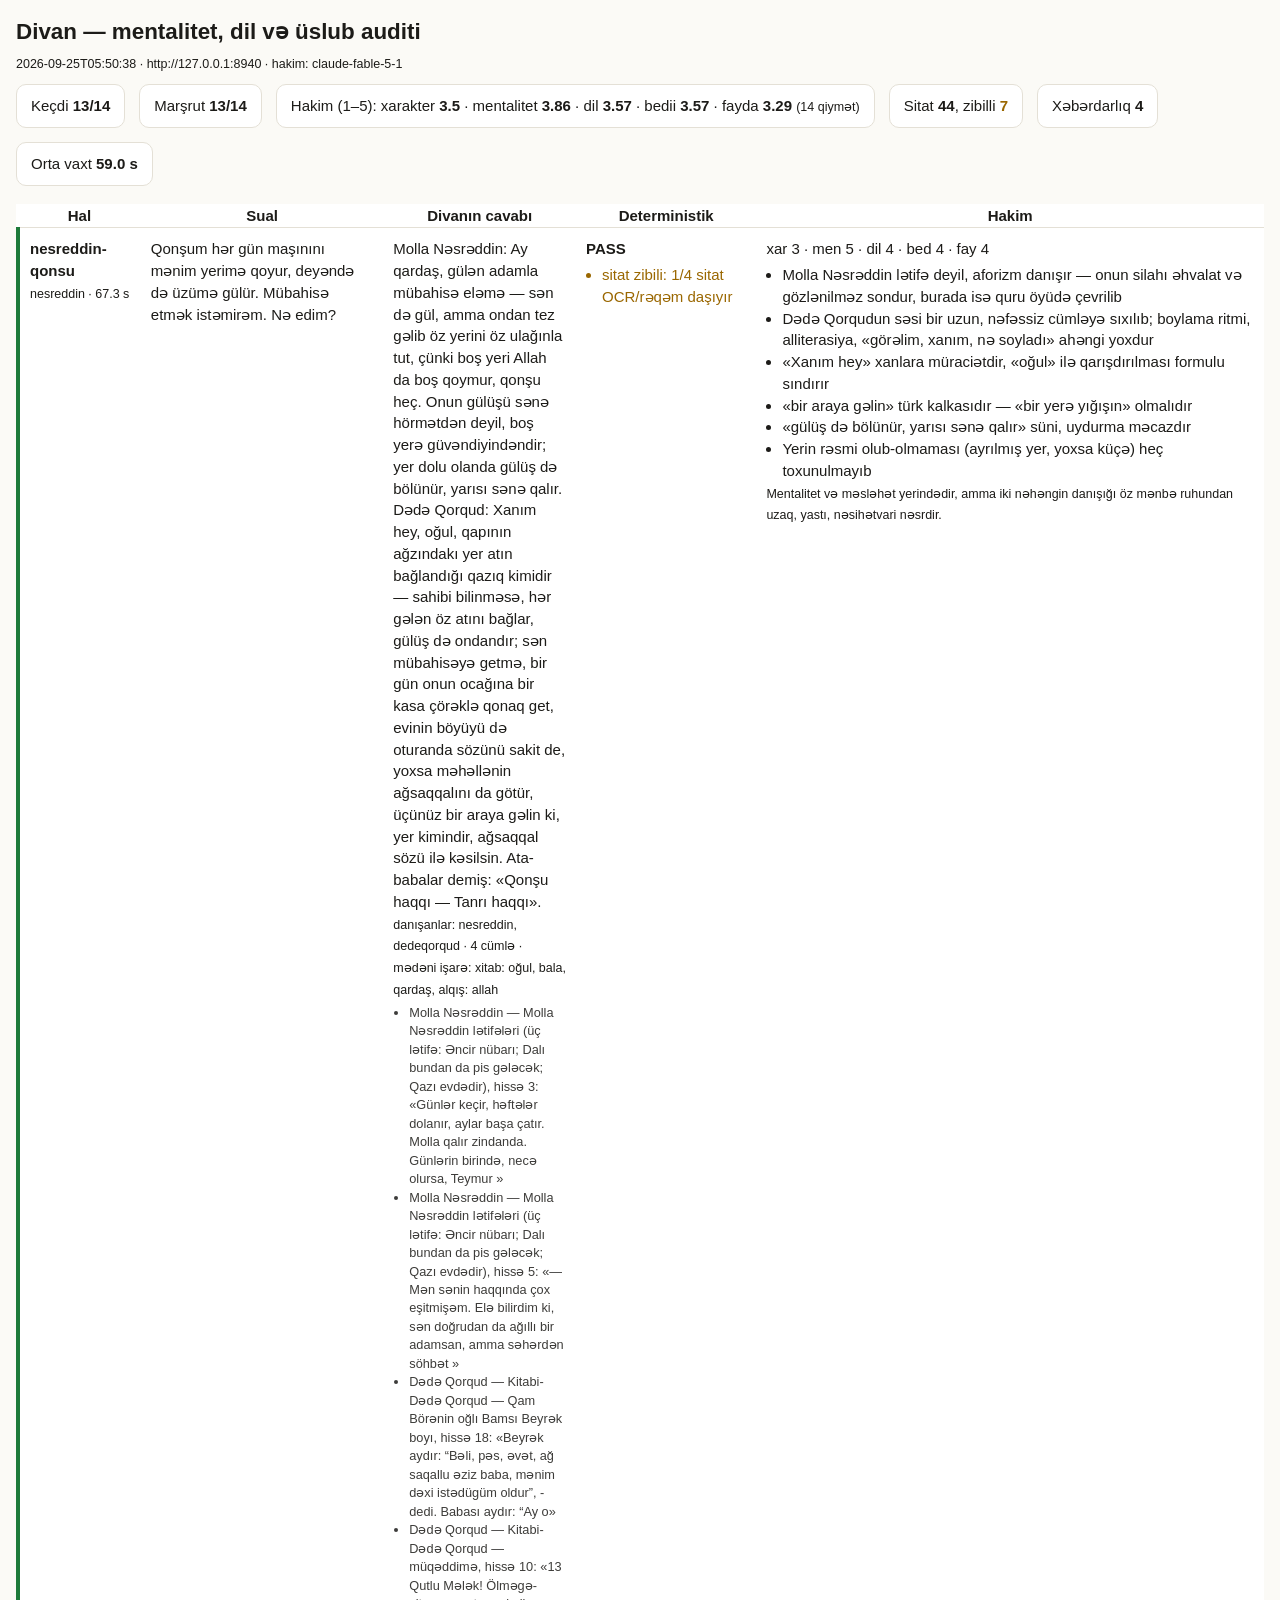
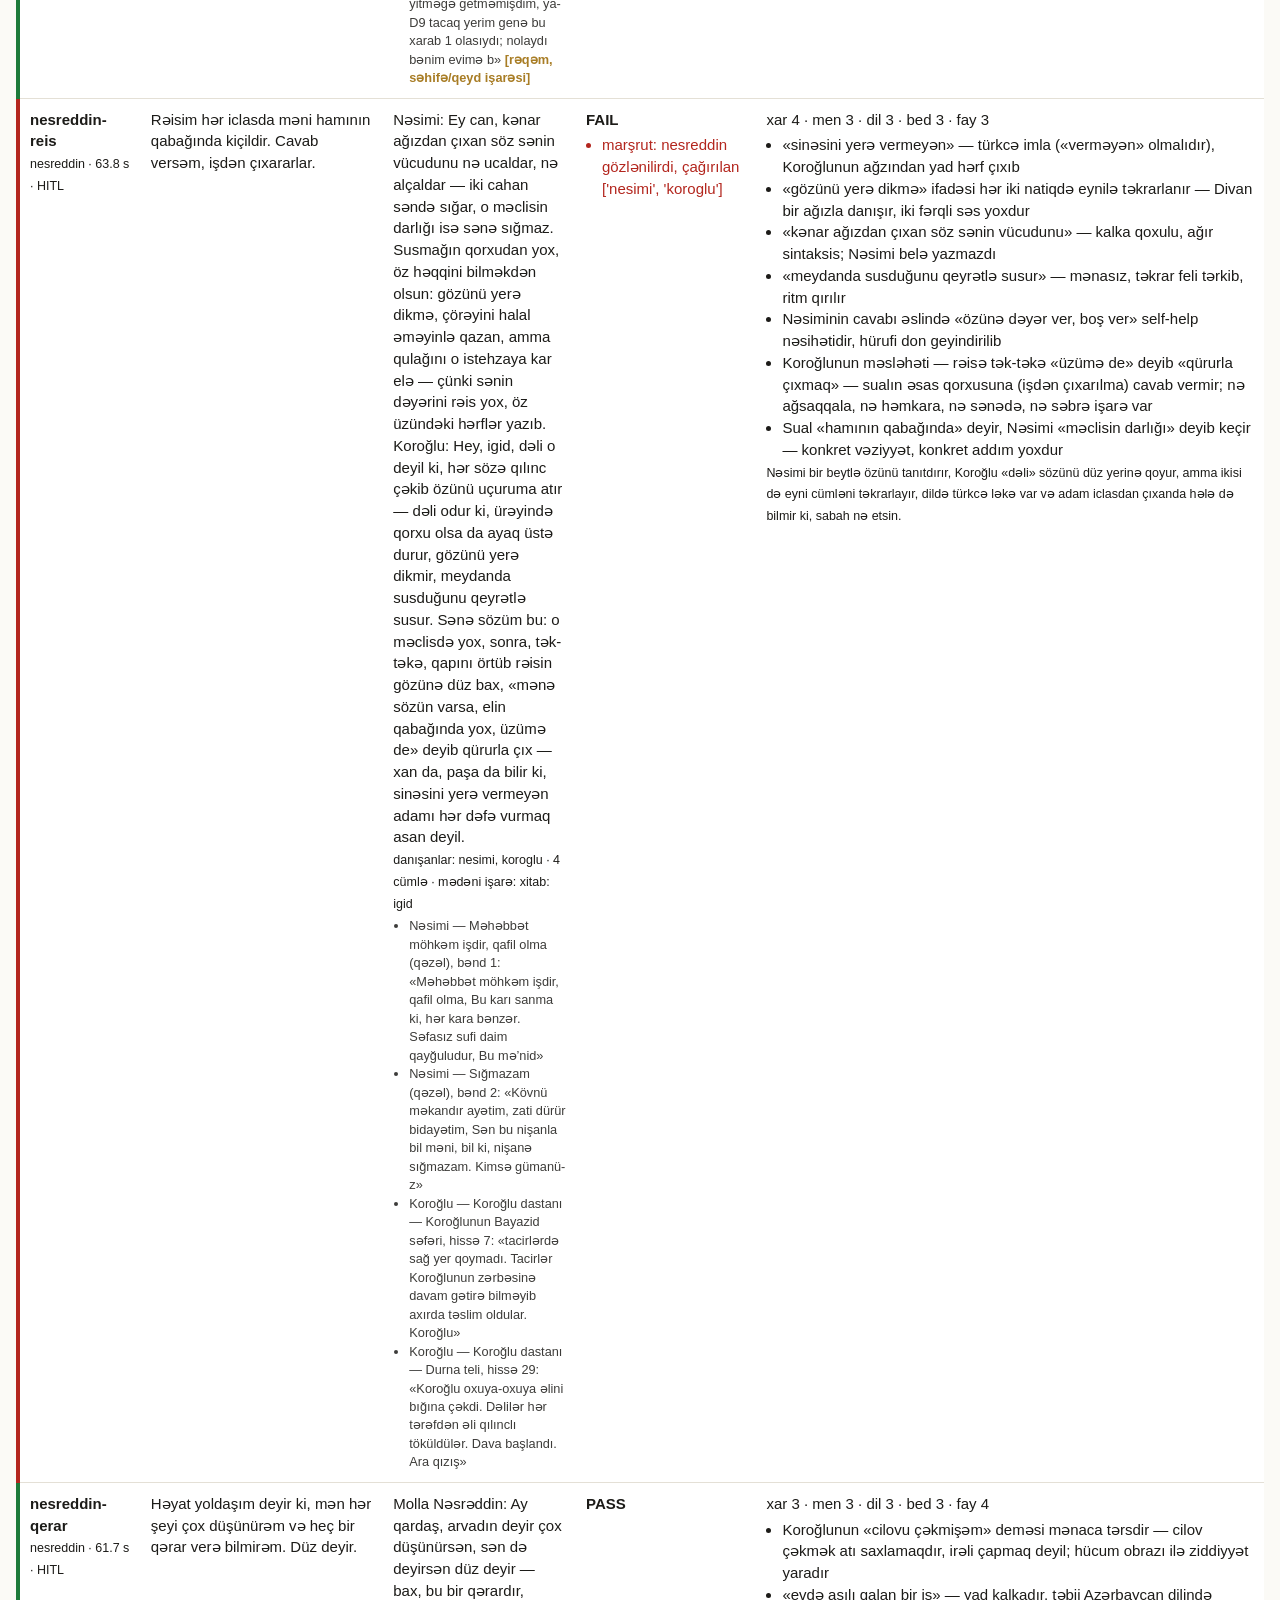
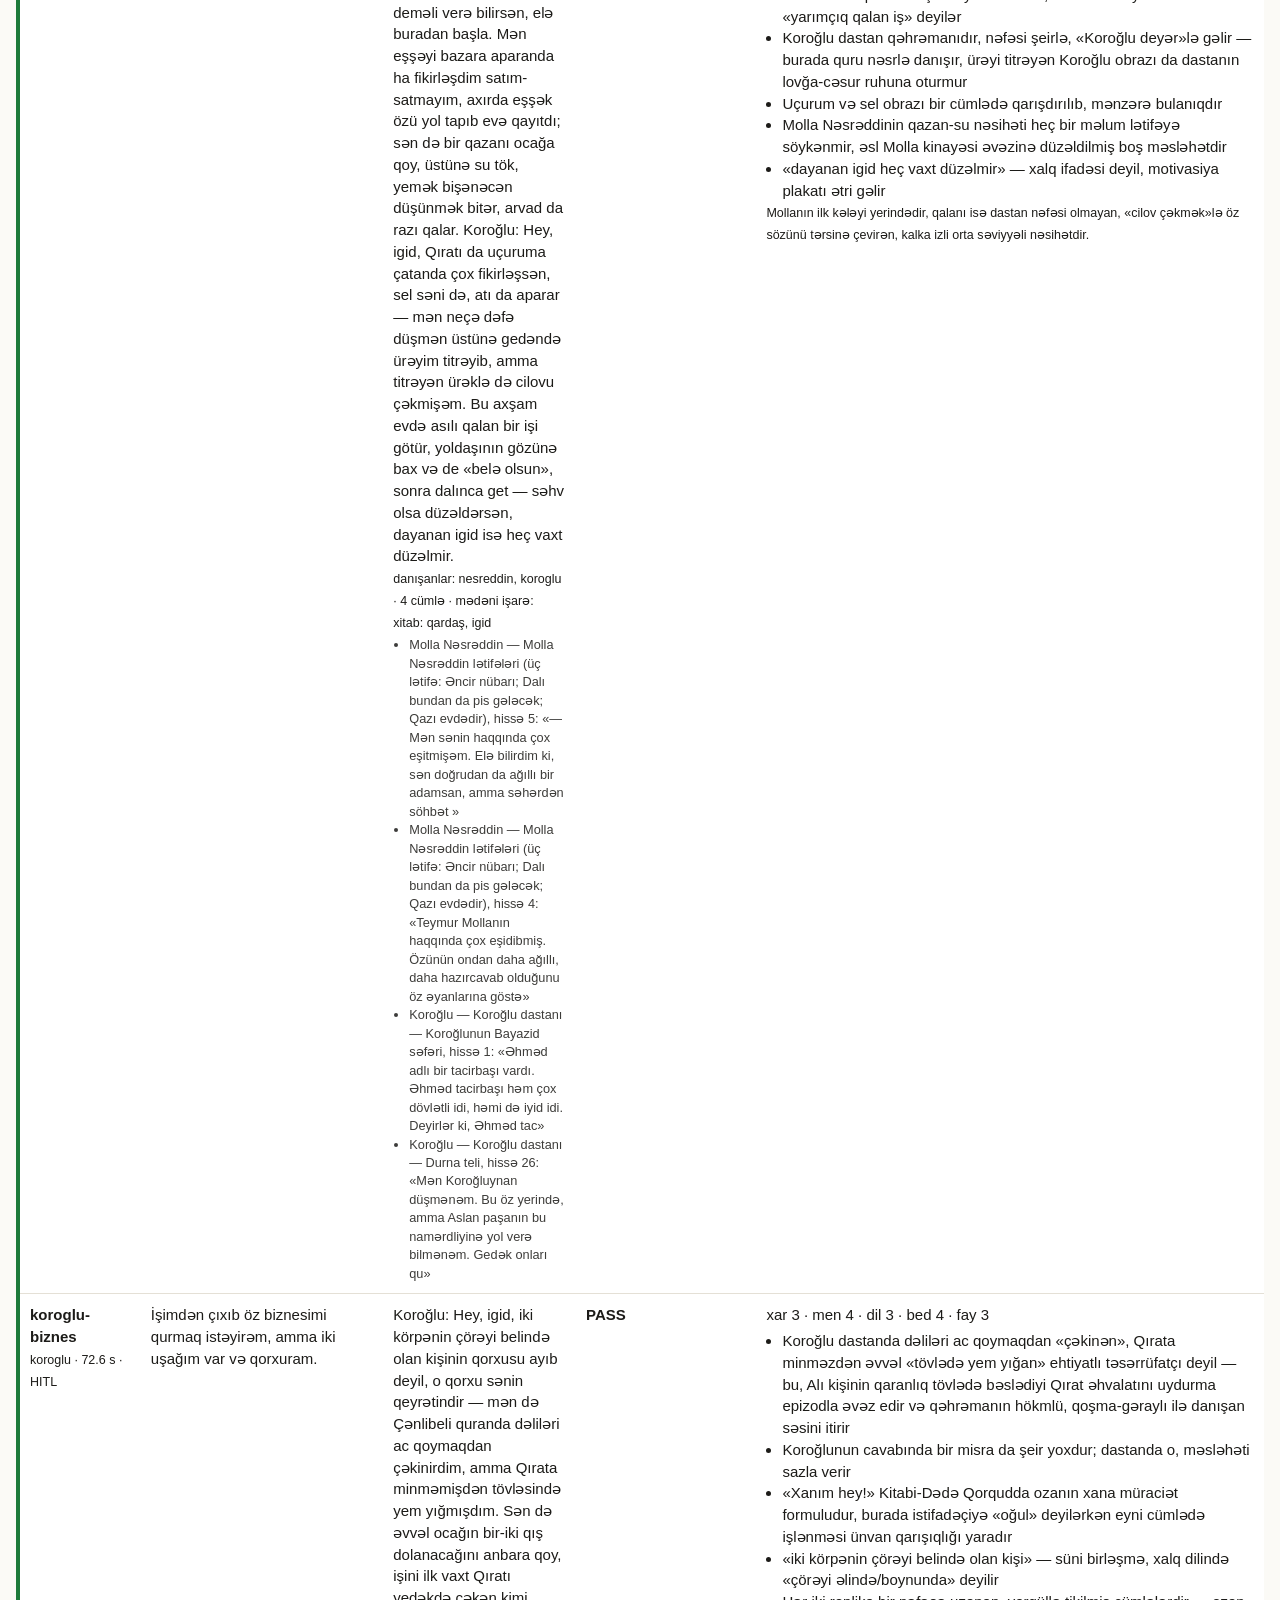
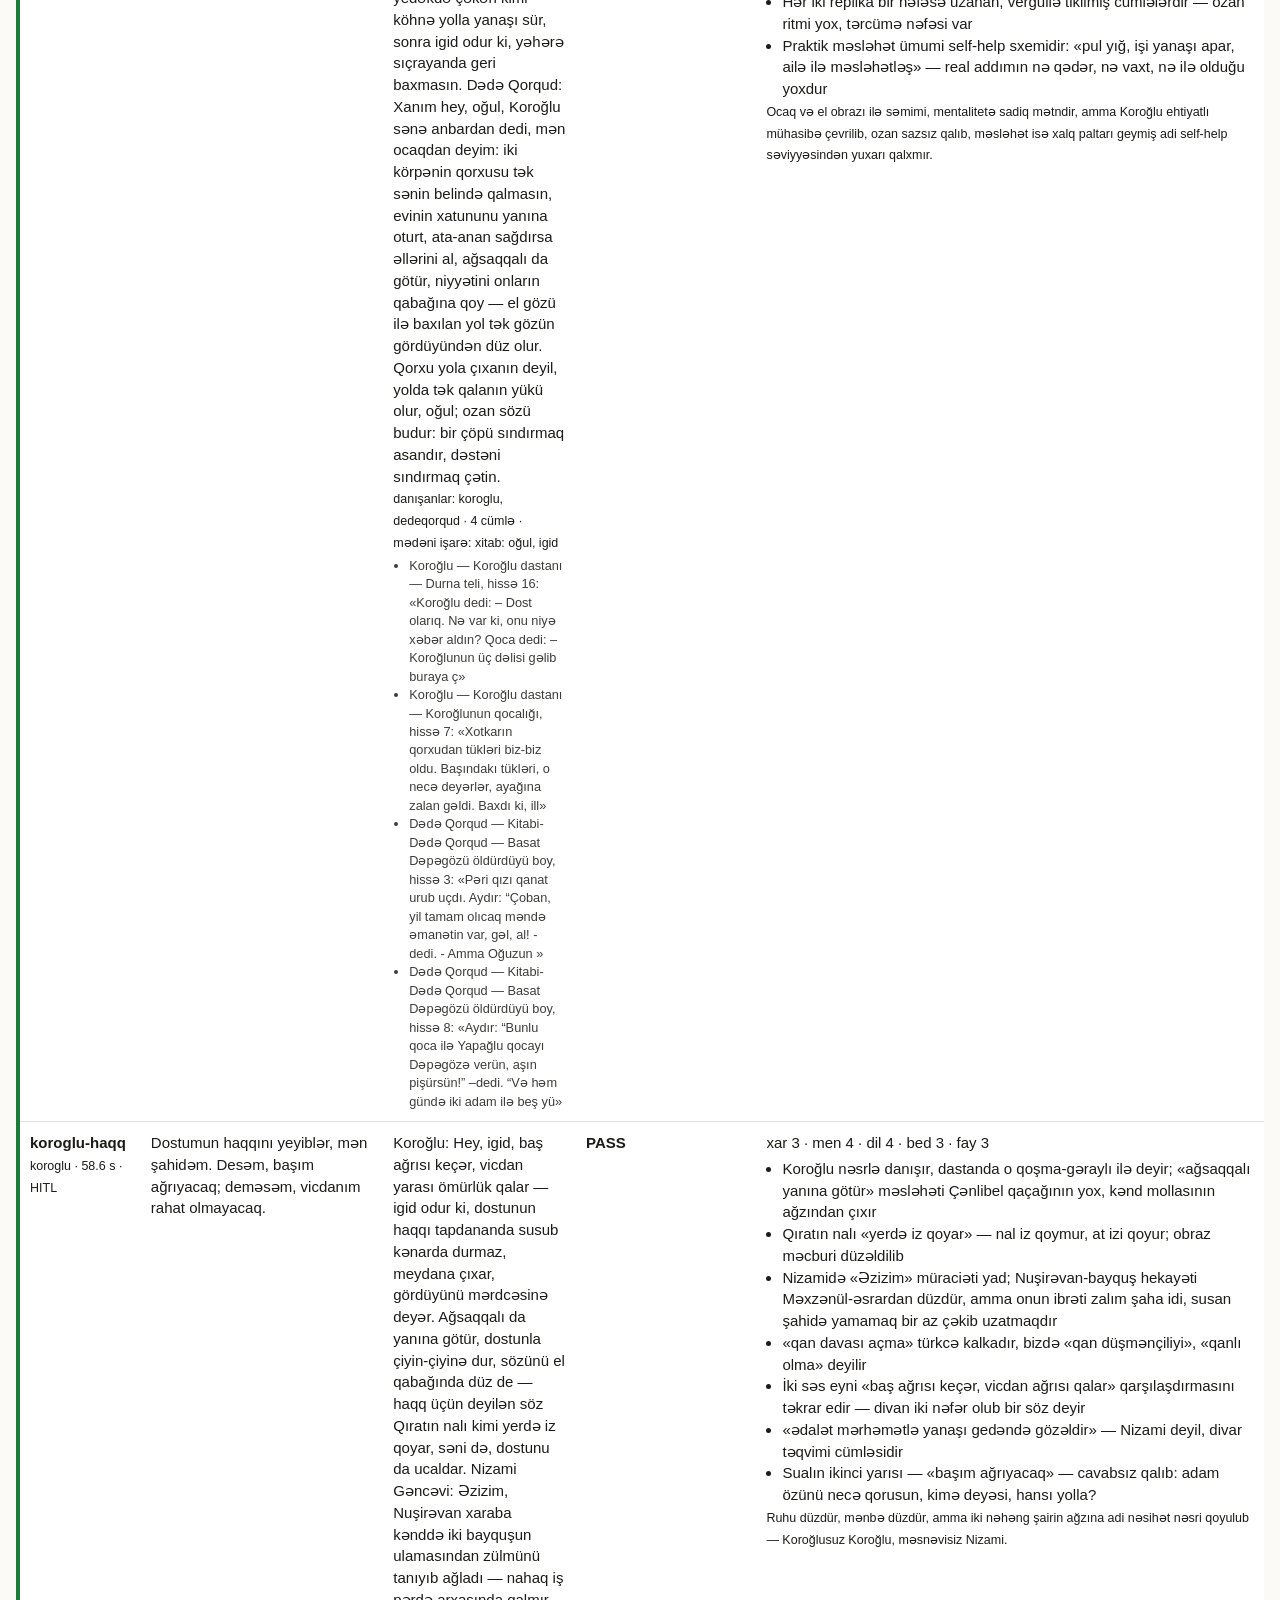
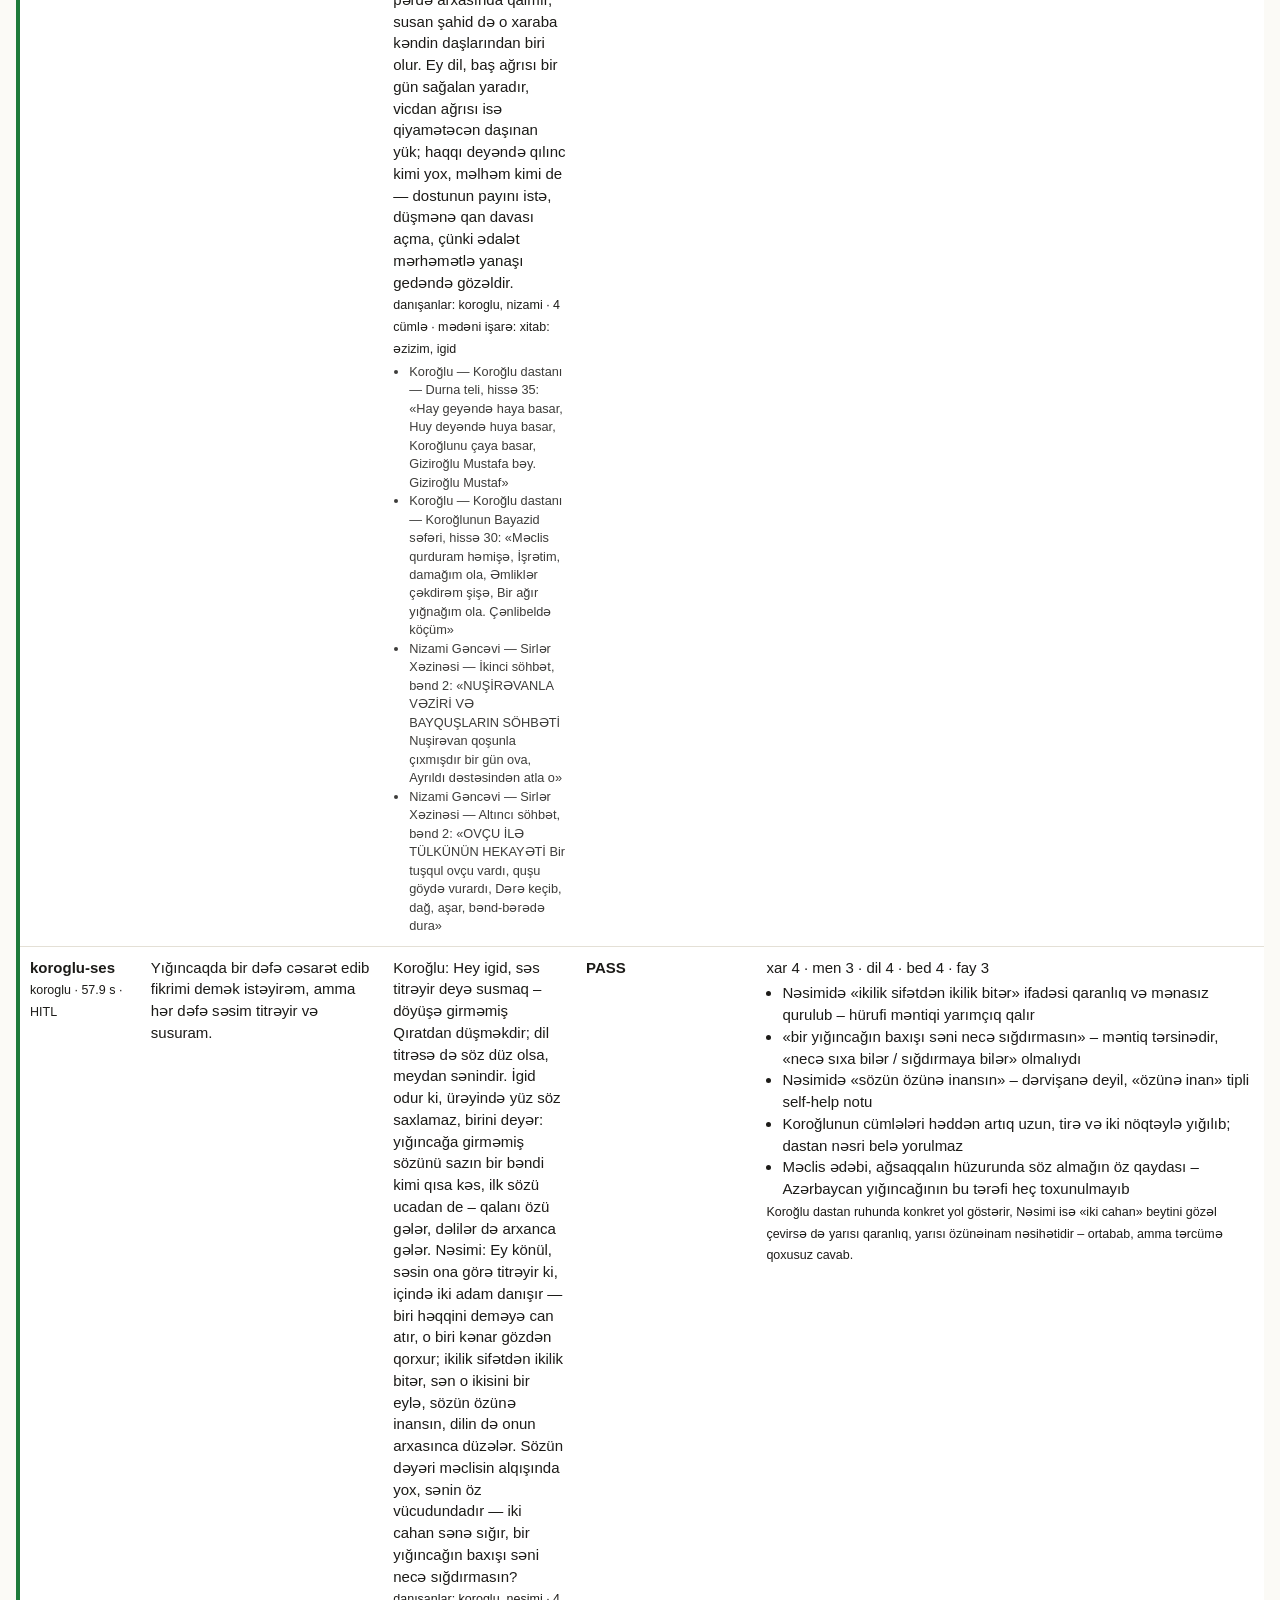
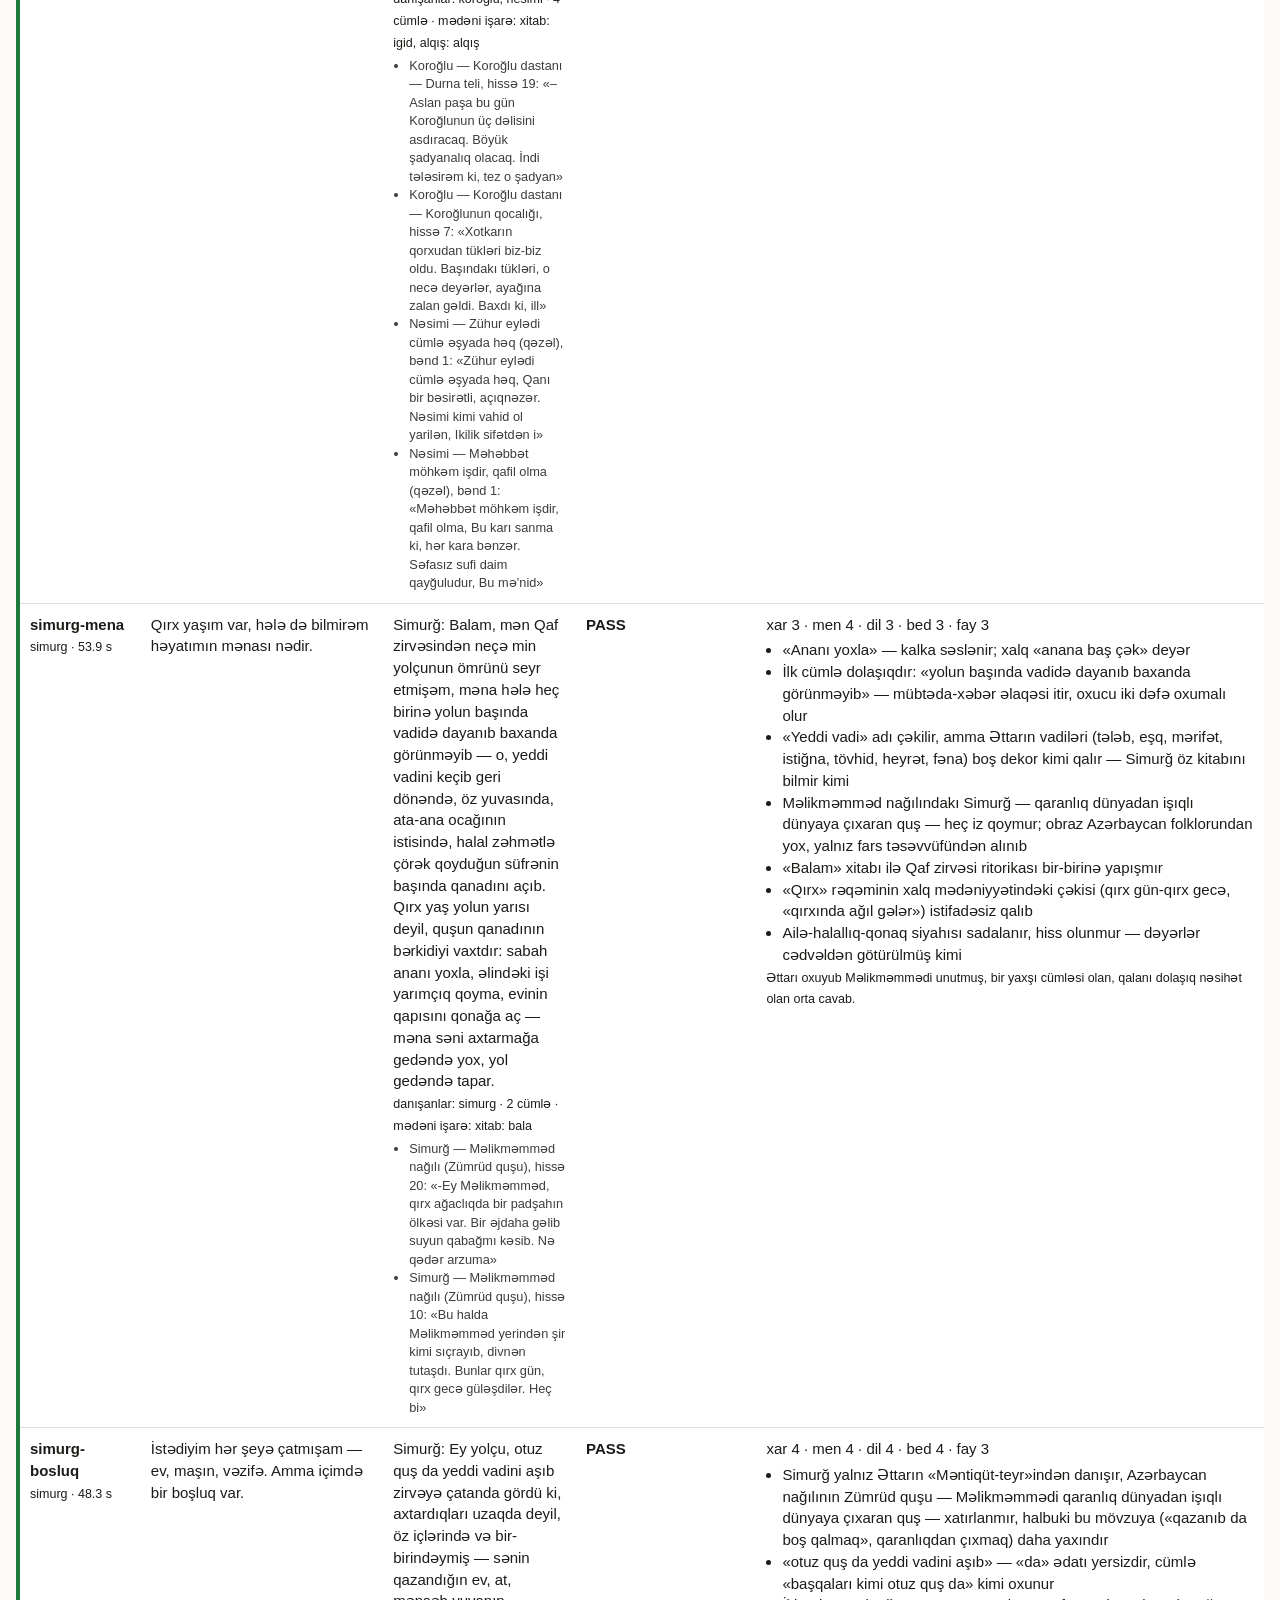
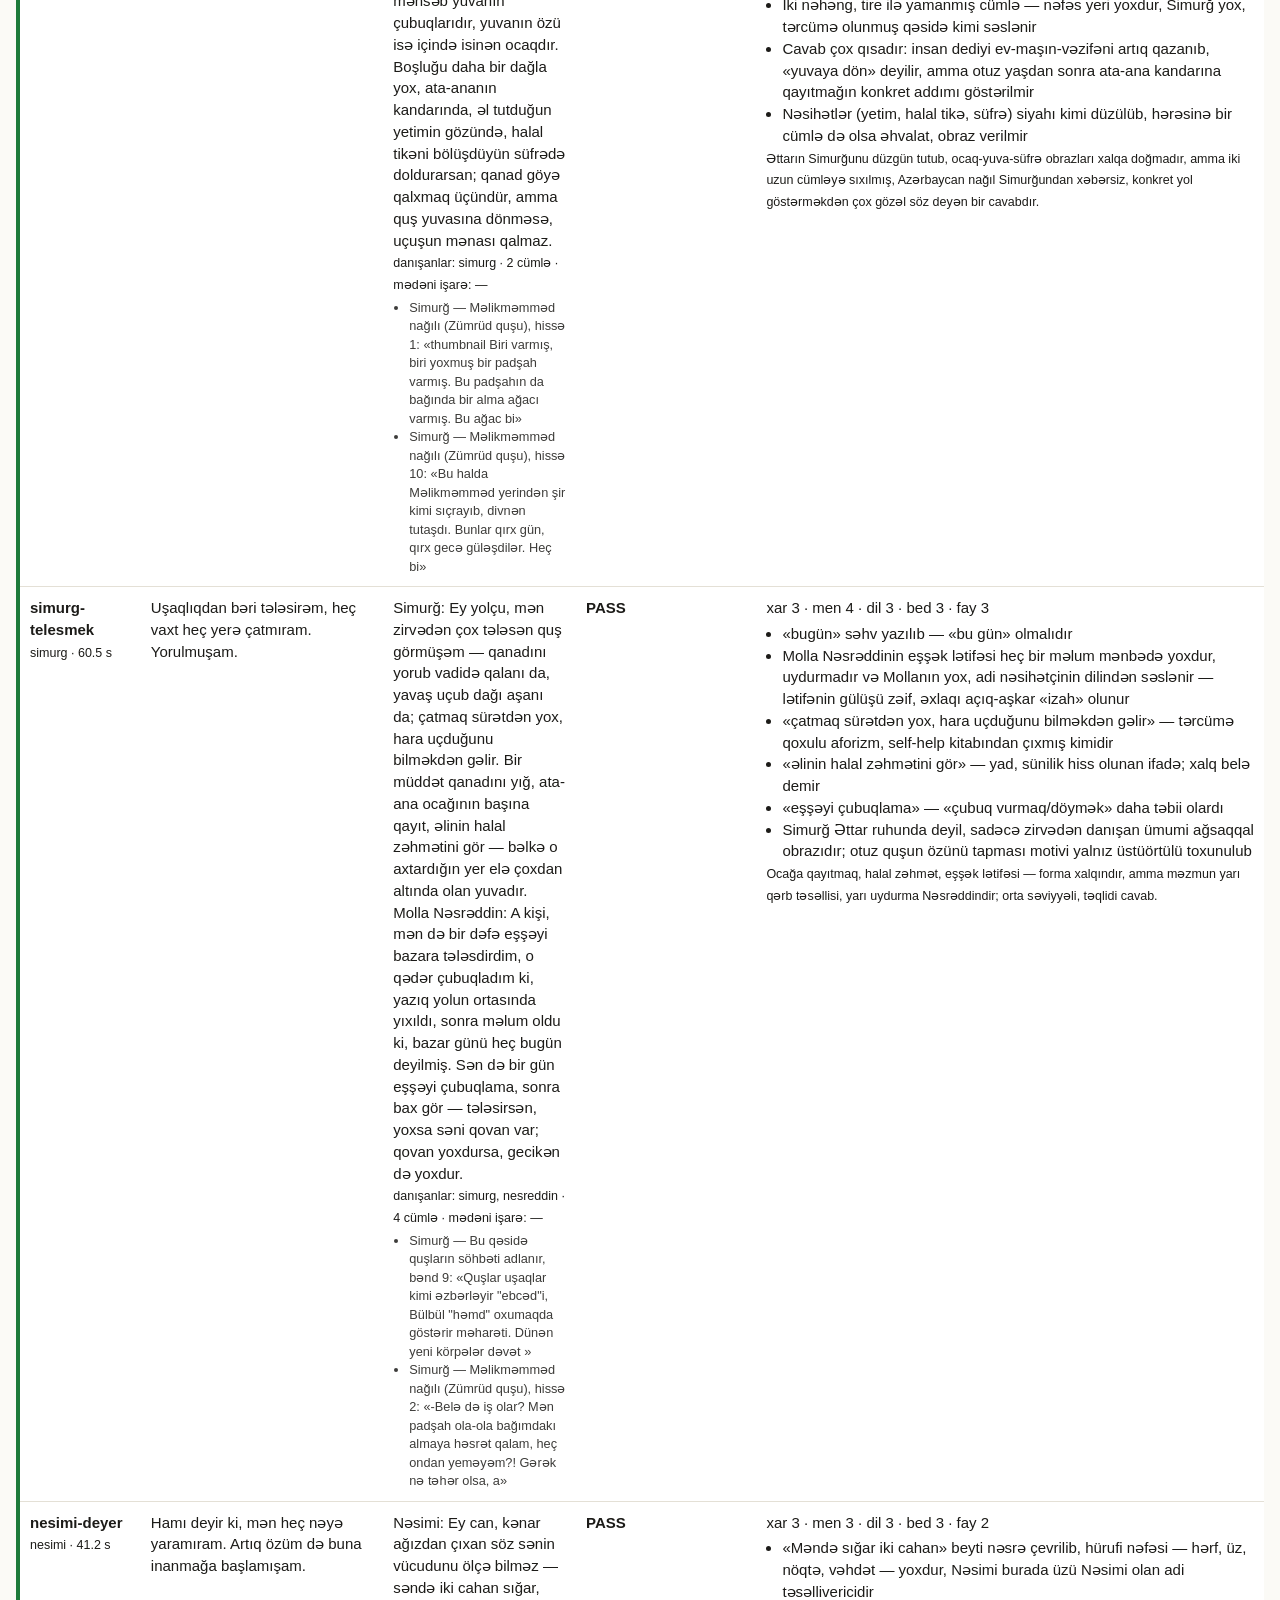
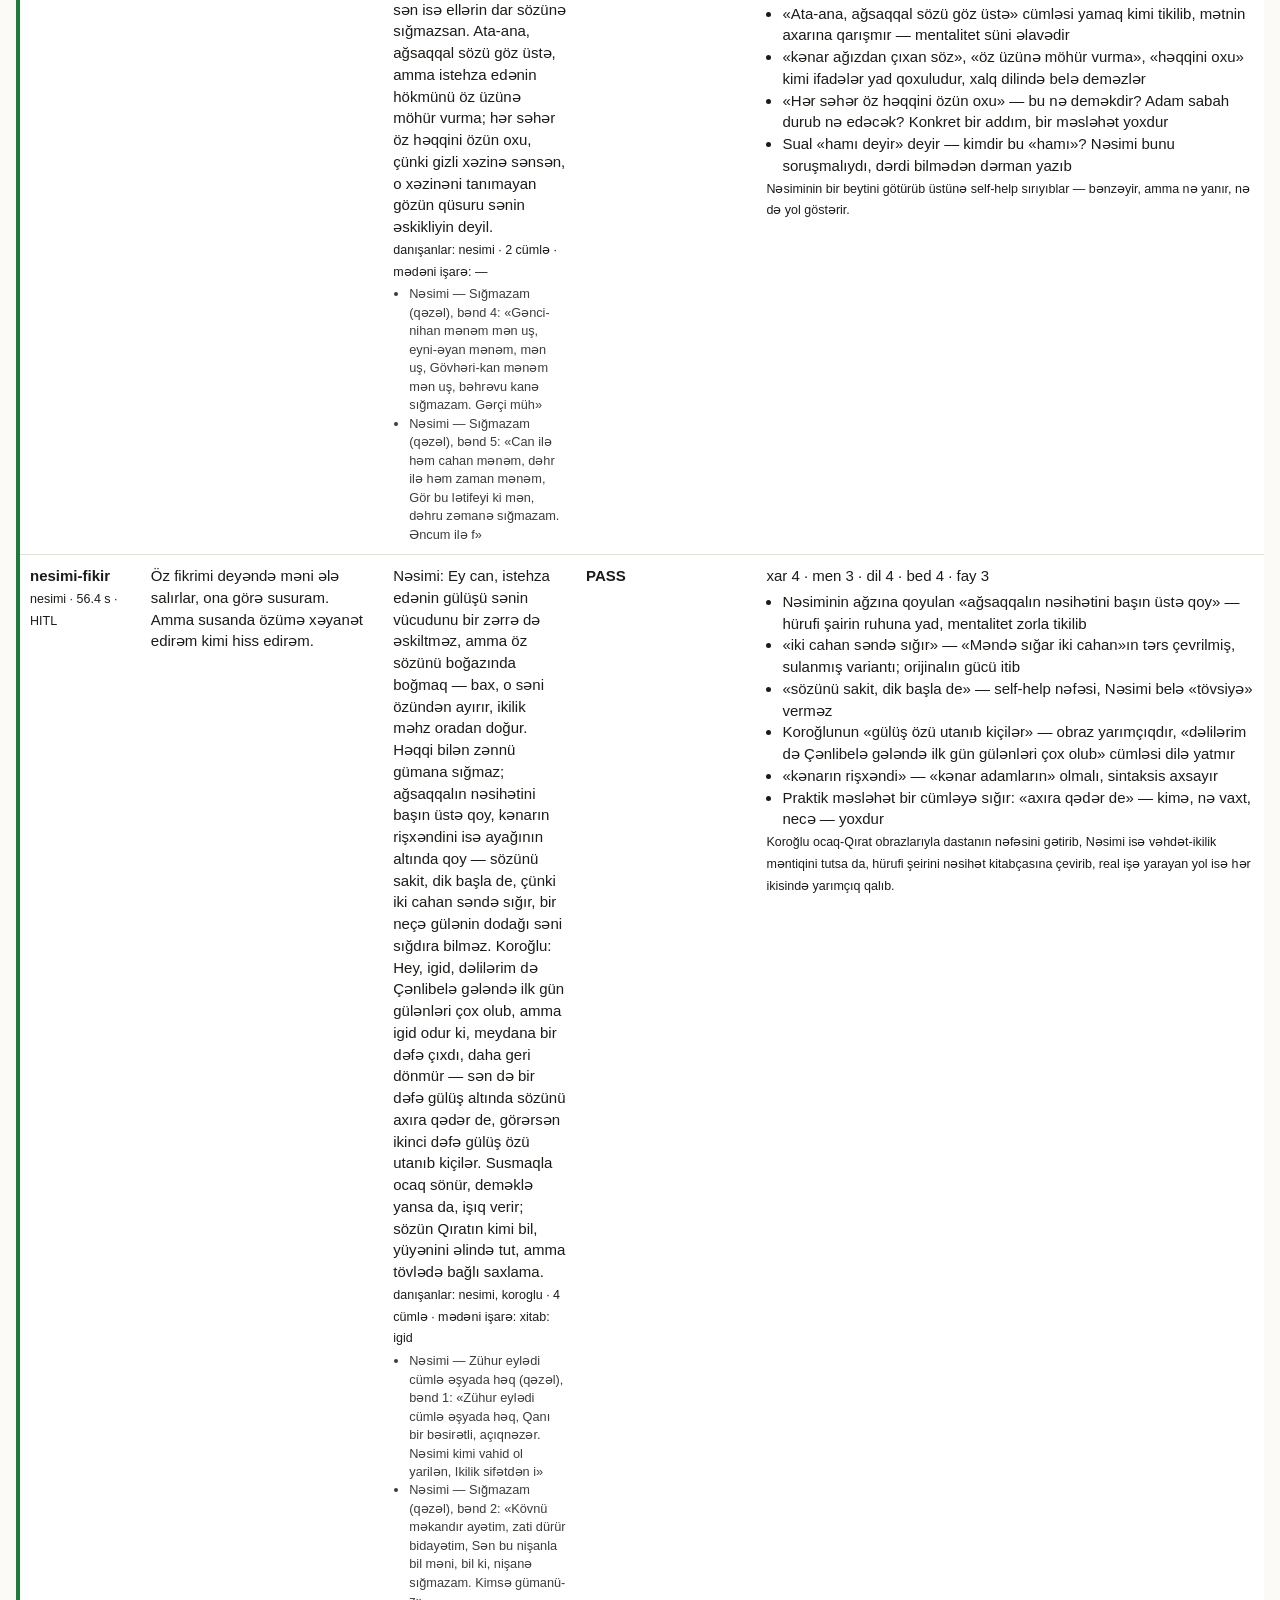
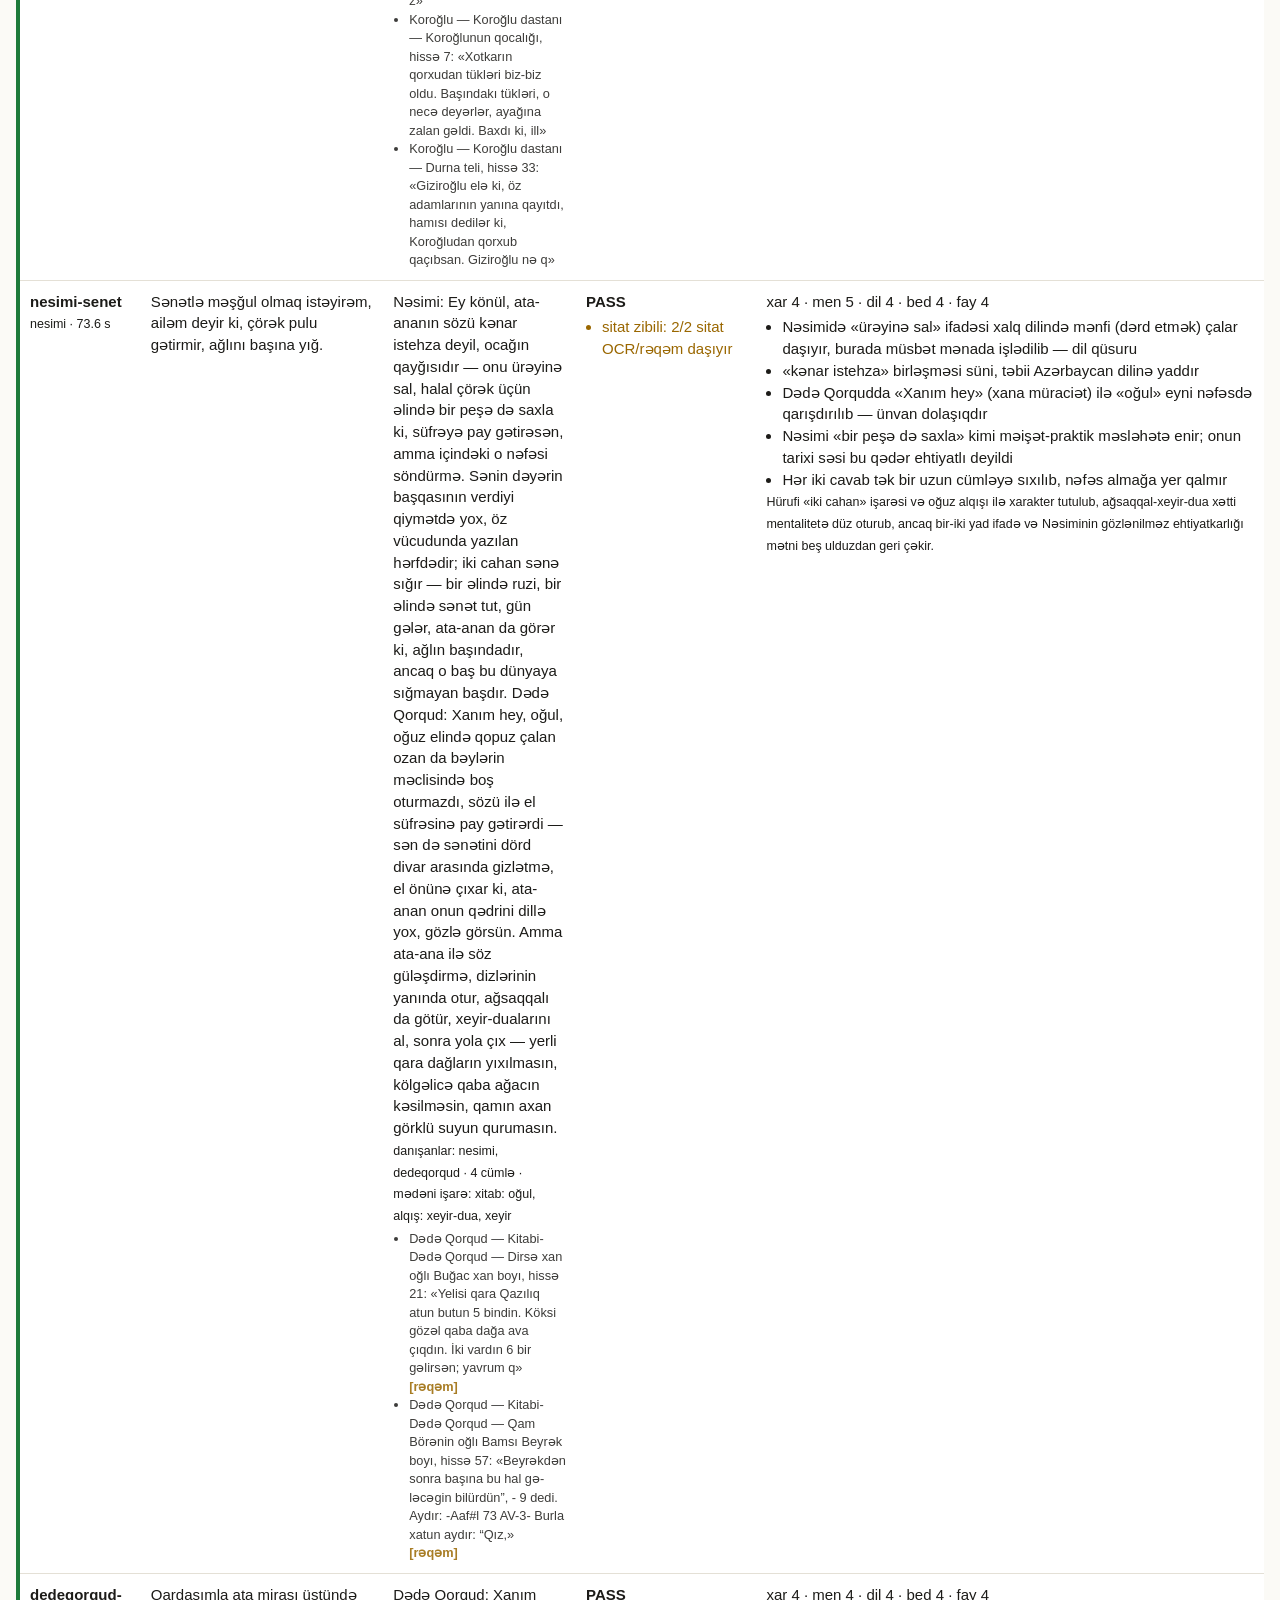
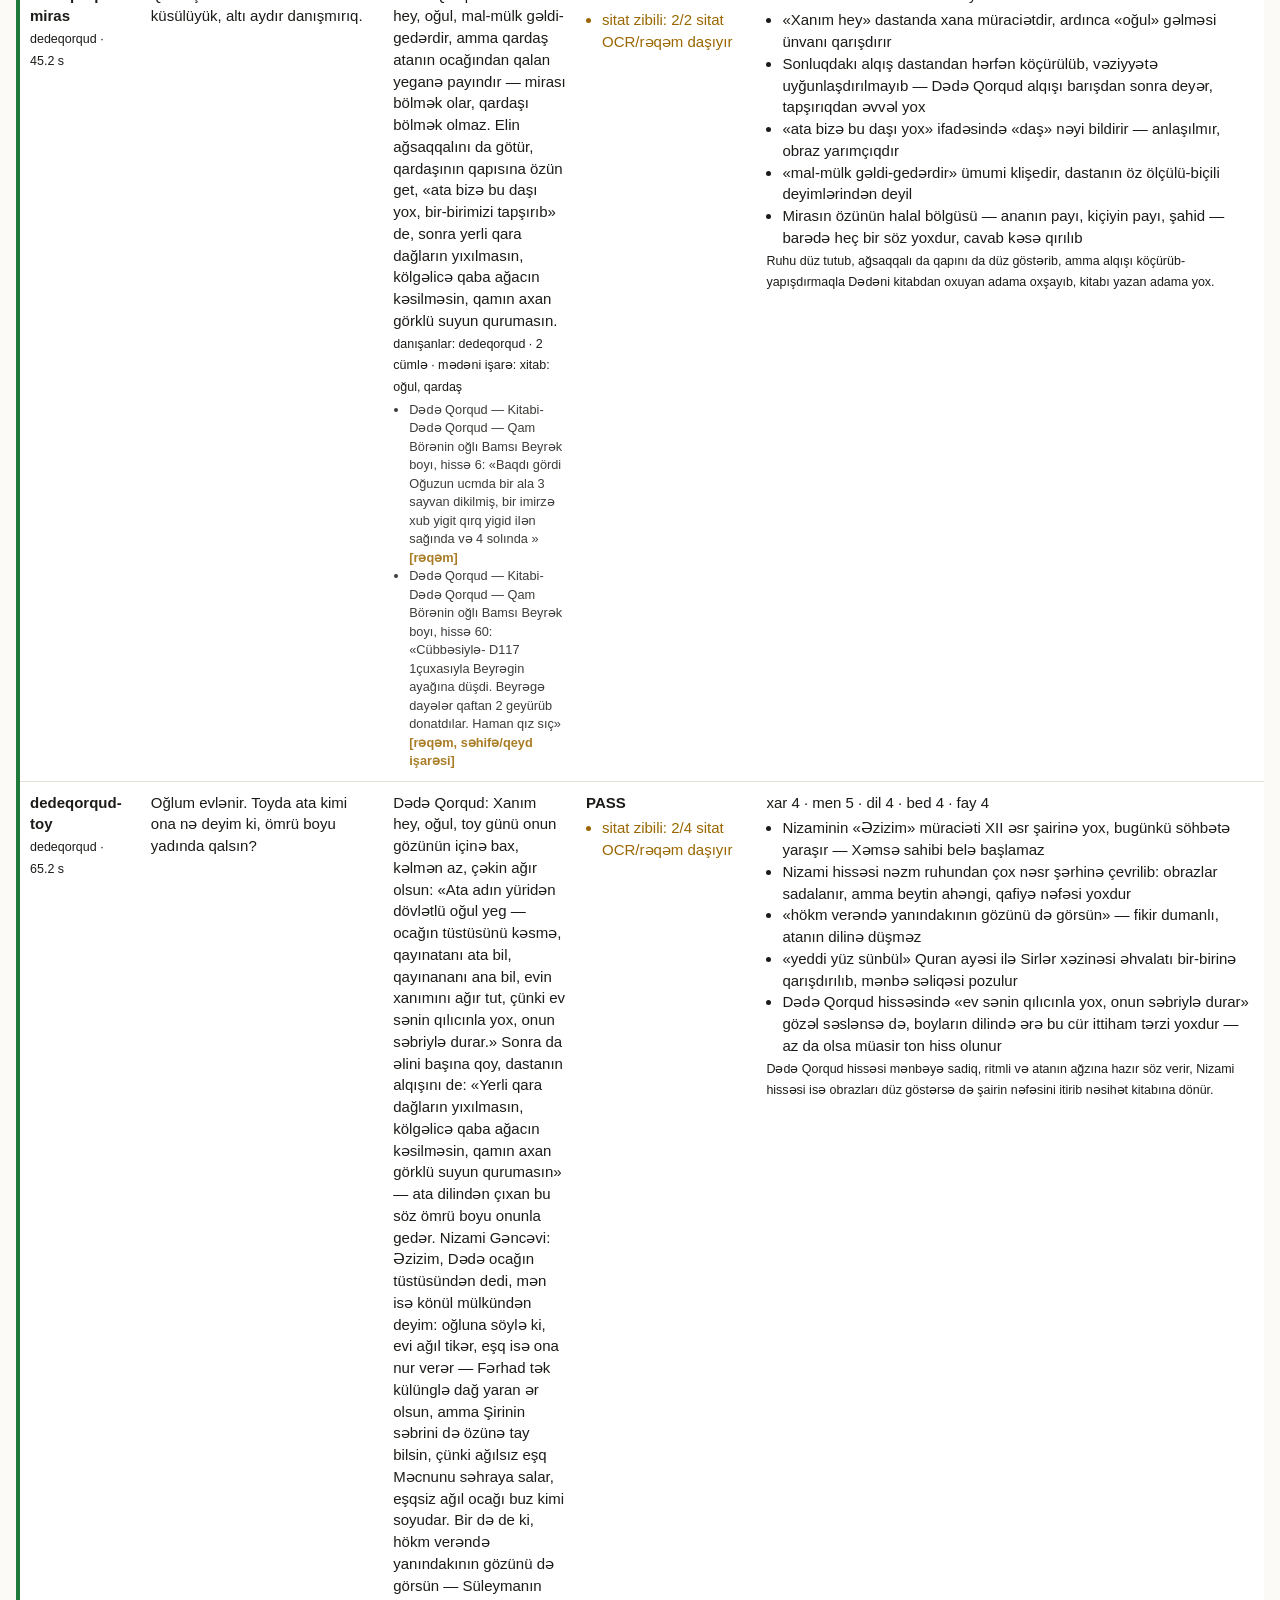
<file: apps/voice-ai-agent/output/audit-v4.html>
<!doctype html><html lang=az><head><meta charset=utf-8><title>Divan audit</title>
<style>:root{--bg:#fbfaf6;--fg:#1c1b18;--card:#fff;--line:#e4e0d6;--pass:#1d7a3a;--fail:#b3261e;--warn:#9a6700}
@media(prefers-color-scheme:dark){:root:not([data-theme=light]){--bg:#151412;--fg:#ece9e1;--card:#1e1c19;--line:#33302a}}
:root[data-theme=dark]{--bg:#151412;--fg:#ece9e1;--card:#1e1c19;--line:#33302a}
body{margin:0;padding:16px;background:var(--bg);color:var(--fg);font:15px/1.45 -apple-system,Inter,sans-serif}
h1{font-size:1.4rem;margin:0 0 4px} .sum{display:flex;gap:14px;flex-wrap:wrap;margin:10px 0 18px}
.sum div{background:var(--card);border:1px solid var(--line);border-radius:10px;padding:10px 14px}
table{width:100%;border-collapse:collapse;background:var(--card)} td{border-top:1px solid var(--line);padding:10px;vertical-align:top}
tr.pass td:first-child{border-left:4px solid var(--pass)} tr.fail td:first-child{border-left:4px solid var(--fail)}
.f{color:var(--fail)} .w{color:var(--warn)} .reply{max-width:46ch} ul{margin:4px 0 0 16px;padding:0} .cites{font-size:.85em;opacity:.85}
@media(max-width:700px){table,tbody,tr,td{display:block} td{border:0} tr{border-top:1px solid var(--line);padding:8px 0}}</style></head>
<body><h1>Divan — mentalitet, dil və üslub auditi</h1>
<div><small>2026-09-25T05:50:38 · http://127.0.0.1:8940 · hakim: claude-fable-5-1</small></div>
<div class=sum><div>Keçdi <b>13/14</b></div><div>Marşrut <b>13/14</b></div>
<div>Hakim (1–5): xarakter <b>3.5</b> · mentalitet <b>3.86</b> · dil <b>3.57</b> · bedii <b>3.57</b> · fayda <b>3.29</b> <small>(14 qiymət)</small></div>
<div>Sitat <b>44</b>, zibilli <b class=w>7</b></div>
<div>Xəbərdarlıq <b>4</b></div><div>Orta vaxt <b>59.0 s</b></div></div>
<table><tr><th>Hal</th><th>Sual</th><th>Divanın cavabı</th><th>Deterministik</th><th>Hakim</th></tr><tr class=pass>
<td><b>nesreddin-qonsu</b><br><small>nesreddin · 67.3 s</small></td>
<td>Qonşum hər gün maşınını mənim yerimə qoyur, deyəndə də üzümə gülür. Mübahisə etmək istəmirəm. Nə edim?</td>
<td class=reply>Molla Nəsrəddin: Ay qardaş, gülən adamla mübahisə eləmə — sən də gül, amma ondan tez gəlib öz yerini öz ulağınla tut, çünki boş yeri Allah da boş qoymur, qonşu heç. Onun gülüşü sənə hörmətdən deyil, boş yerə güvəndiyindəndir; yer dolu olanda gülüş də bölünür, yarısı sənə qalır.

Dədə Qorqud: Xanım hey, oğul, qapının ağzındakı yer atın bağlandığı qazıq kimidir — sahibi bilinməsə, hər gələn öz atını bağlar, gülüş də ondandır; sən mübahisəyə getmə, bir gün onun ocağına bir kasa çörəklə qonaq get, evinin böyüyü də oturanda sözünü sakit de, yoxsa məhəllənin ağsaqqalını da götür, üçünüz bir araya gəlin ki, yer kimindir, ağsaqqal sözü ilə kəsilsin. Ata-babalar demiş: «Qonşu haqqı — Tanrı haqqı».<br><small>danışanlar: nesreddin, dedeqorqud · 4 cümlə · mədəni işarə: xitab: oğul, bala, qardaş, alqış: allah</small>
<ul class=cites><li>Molla Nəsrəddin — Molla Nəsrəddin lətifələri (üç lətifə: Əncir nübarı; Dalı bundan da pis gələcək; Qazı evdədir), hissə 3: «Günlər keçir, həftələr dolanır, aylar başa çatır. Molla qalır zindanda. Günlərin birində, necə olursa, Teymur »</li><li>Molla Nəsrəddin — Molla Nəsrəddin lətifələri (üç lətifə: Əncir nübarı; Dalı bundan da pis gələcək; Qazı evdədir), hissə 5: «— Mən sənin haqqında çox eşitmişəm. Elə bilirdim ki, sən doğrudan da ağıllı bir adamsan, amma səhərdən söhbət »</li><li>Dədə Qorqud — Kitabi-Dədə Qorqud — Qam Börənin oğlı Bamsı Beyrək boyı, hissə 18: «Beyrək aydır: “Bəli, pəs, əvət, ağ saqallu əziz baba, mənim dəxi istədügüm oldur”, - dedi. Babası aydır: “Ay o»</li><li>Dədə Qorqud — Kitabi-Dədə Qorqud — müqəddimə, hissə 10: «13 Qutlu Mələk! Ölməgə-yitməgə getməmişdim, ya- D9 tacaq yerim genə bu xarab 1 olasıydı; nolaydı bənim evimə b» <b class=w>[rəqəm, səhifə/qeyd işarəsi]</b></li></ul></td>
<td><b>PASS</b><ul><li class=w>sitat zibili: 1/4 sitat OCR/rəqəm daşıyır</li></ul></td>
<td>xar 3 · men 5 · dil 4 · bed 4 · fay 4<ul><li>Molla Nəsrəddin lətifə deyil, aforizm danışır — onun silahı əhvalat və gözlənilməz sondur, burada isə quru öyüdə çevrilib</li><li>Dədə Qorqudun səsi bir uzun, nəfəssiz cümləyə sıxılıb; boylama ritmi, alliterasiya, «görəlim, xanım, nə soyladı» ahəngi yoxdur</li><li>«Xanım hey» xanlara müraciətdir, «oğul» ilə qarışdırılması formulu sındırır</li><li>«bir araya gəlin» türk kalkasıdır — «bir yerə yığışın» olmalıdır</li><li>«gülüş də bölünür, yarısı sənə qalır» süni, uydurma məcazdır</li><li>Yerin rəsmi olub-olmaması (ayrılmış yer, yoxsa küçə) heç toxunulmayıb</li></ul><small>Mentalitet və məsləhət yerindədir, amma iki nəhəngin danışığı öz mənbə ruhundan uzaq, yastı, nəsihətvari nəsrdir.</small></td>
</tr><tr class=fail>
<td><b>nesreddin-reis</b><br><small>nesreddin · 63.8 s · HITL</small></td>
<td>Rəisim hər iclasda məni hamının qabağında kiçildir. Cavab versəm, işdən çıxararlar.</td>
<td class=reply>Nəsimi: Ey can, kənar ağızdan çıxan söz sənin vücudunu nə ucaldar, nə alçaldar — iki cahan səndə sığar, o məclisin darlığı isə sənə sığmaz. Susmağın qorxudan yox, öz həqqini bilməkdən olsun: gözünü yerə dikmə, çörəyini halal əməyinlə qazan, amma qulağını o istehzaya kar elə — çünki sənin dəyərini rəis yox, öz üzündəki hərflər yazıb.

Koroğlu: Hey, igid, dəli o deyil ki, hər sözə qılınc çəkib özünü uçuruma atır — dəli odur ki, ürəyində qorxu olsa da ayaq üstə durur, gözünü yerə dikmir, meydanda susduğunu qeyrətlə susur. Sənə sözüm bu: o məclisdə yox, sonra, tək-təkə, qapını örtüb rəisin gözünə düz bax, «mənə sözün varsa, elin qabağında yox, üzümə de» deyib qürurla çıx — xan da, paşa da bilir ki, sinəsini yerə vermeyən adamı hər dəfə vurmaq asan deyil.<br><small>danışanlar: nesimi, koroglu · 4 cümlə · mədəni işarə: xitab: igid</small>
<ul class=cites><li>Nəsimi — Məhəbbət möhkəm işdir, qafil olma (qəzəl), bənd 1: «Məhəbbət möhkəm işdir, qafil olma,
Bu karı sanma ki, hər kara bənzər.

Səfasız sufi daim qayğuludur,
Bu mə’nid»</li><li>Nəsimi — Sığmazam (qəzəl), bənd 2: «Kövnü məkandır ayətim, zati dürür bidayətim,
Sən bu nişanla bil məni, bil ki, nişanə sığmazam.

Kimsə gümanü-z»</li><li>Koroğlu — Koroğlu dastanı — Koroğlunun Bayazid səfəri, hissə 7: «tacirlərdə sağ yer qoymadı. Tacirlər Koroğlunun zərbəsinə davam gətirə bilməyib axırda təslim oldular. Koroğlu»</li><li>Koroğlu — Koroğlu dastanı — Durna teli, hissə 29: «Koroğlu oxuya-oxuya əlini bığına çəkdi. Dəlilər hər tərəfdən əli qılınclı töküldülər. Dava başlandı. Ara qızış»</li></ul></td>
<td><b>FAIL</b><ul><li class=f>marşrut: nesreddin gözlənilirdi, çağırılan [&#x27;nesimi&#x27;, &#x27;koroglu&#x27;]</li></ul></td>
<td>xar 4 · men 3 · dil 3 · bed 3 · fay 3<ul><li>«sinəsini yerə vermeyən» — türkcə imla («verməyən» olmalıdır), Koroğlunun ağzından yad hərf çıxıb</li><li>«gözünü yerə dikmə» ifadəsi hər iki natiqdə eynilə təkrarlanır — Divan bir ağızla danışır, iki fərqli səs yoxdur</li><li>«kənar ağızdan çıxan söz sənin vücudunu» — kalka qoxulu, ağır sintaksis; Nəsimi belə yazmazdı</li><li>«meydanda susduğunu qeyrətlə susur» — mənasız, təkrar feli tərkib, ritm qırılır</li><li>Nəsiminin cavabı əslində «özünə dəyər ver, boş ver» self-help nəsihətidir, hürufi don geyindirilib</li><li>Koroğlunun məsləhəti — rəisə tək-təkə «üzümə de» deyib «qürurla çıxmaq» — sualın əsas qorxusuna (işdən çıxarılma) cavab vermir; nə ağsaqqala, nə həmkara, nə sənədə, nə səbrə işarə var</li><li>Sual «hamının qabağında» deyir, Nəsimi «məclisin darlığı» deyib keçir — konkret vəziyyət, konkret addım yoxdur</li></ul><small>Nəsimi bir beytlə özünü tanıtdırır, Koroğlu «dəli» sözünü düz yerinə qoyur, amma ikisi də eyni cümləni təkrarlayır, dildə türkcə ləkə var və adam iclasdan çıxanda hələ də bilmir ki, sabah nə etsin.</small></td>
</tr><tr class=pass>
<td><b>nesreddin-qerar</b><br><small>nesreddin · 61.7 s · HITL</small></td>
<td>Həyat yoldaşım deyir ki, mən hər şeyi çox düşünürəm və heç bir qərar verə bilmirəm. Düz deyir.</td>
<td class=reply>Molla Nəsrəddin: Ay qardaş, arvadın deyir çox düşünürsən, sən də deyirsən düz deyir — bax, bu bir qərardır, deməli verə bilirsən, elə buradan başla. Mən eşşəyi bazara aparanda ha fikirləşdim satım-satmayım, axırda eşşək özü yol tapıb evə qayıtdı; sən də bir qazanı ocağa qoy, üstünə su tök, yemək bişənəcən düşünmək bitər, arvad da razı qalar.

Koroğlu: Hey, igid, Qıratı da uçuruma çatanda çox fikirləşsən, sel səni də, atı da aparar — mən neçə dəfə düşmən üstünə gedəndə ürəyim titrəyib, amma titrəyən ürəklə də cilovu çəkmişəm. Bu axşam evdə asılı qalan bir işi götür, yoldaşının gözünə bax və de «belə olsun», sonra dalınca get — səhv olsa düzəldərsən, dayanan igid isə heç vaxt düzəlmir.<br><small>danışanlar: nesreddin, koroglu · 4 cümlə · mədəni işarə: xitab: qardaş, igid</small>
<ul class=cites><li>Molla Nəsrəddin — Molla Nəsrəddin lətifələri (üç lətifə: Əncir nübarı; Dalı bundan da pis gələcək; Qazı evdədir), hissə 5: «— Mən sənin haqqında çox eşitmişəm. Elə bilirdim ki, sən doğrudan da ağıllı bir adamsan, amma səhərdən söhbət »</li><li>Molla Nəsrəddin — Molla Nəsrəddin lətifələri (üç lətifə: Əncir nübarı; Dalı bundan da pis gələcək; Qazı evdədir), hissə 4: «Teymur Mollanın haqqında çox eşidibmiş. Özünün ondan daha ağıllı, daha hazırcavab olduğunu öz əyanlarına göstə»</li><li>Koroğlu — Koroğlu dastanı — Koroğlunun Bayazid səfəri, hissə 1: «Əhməd adlı bir tacirbaşı vardı. Əhməd tacirbaşı həm çox dövlətli idi, həmi də iyid idi. Deyirlər ki, Əhməd tac»</li><li>Koroğlu — Koroğlu dastanı — Durna teli, hissə 26: «Mən Koroğluynan düşmənəm. Bu öz yerində, amma Aslan paşanın bu namərdliyinə yol verə bilmənəm. Gedək onları qu»</li></ul></td>
<td><b>PASS</b><ul></ul></td>
<td>xar 3 · men 3 · dil 3 · bed 3 · fay 4<ul><li>Koroğlunun «cilovu çəkmişəm» deməsi mənaca tərsdir — cilov çəkmək atı saxlamaqdır, irəli çapmaq deyil; hücum obrazı ilə ziddiyyət yaradır</li><li>«evdə asılı qalan bir iş» — yad kalkadır, təbii Azərbaycan dilində «yarımçıq qalan iş» deyilər</li><li>Koroğlu dastan qəhrəmanıdır, nəfəsi şeirlə, «Koroğlu deyər»lə gəlir — burada quru nəsrlə danışır, ürəyi titrəyən Koroğlu obrazı da dastanın lovğa-cəsur ruhuna oturmur</li><li>Uçurum və sel obrazı bir cümlədə qarışdırılıb, mənzərə bulanıqdır</li><li>Molla Nəsrəddinin qazan-su nəsihəti heç bir məlum lətifəyə söykənmir, əsl Molla kinayəsi əvəzinə düzəldilmiş boş məsləhətdir</li><li>«dayanan igid heç vaxt düzəlmir» — xalq ifadəsi deyil, motivasiya plakatı ətri gəlir</li></ul><small>Mollanın ilk kələyi yerindədir, qalanı isə dastan nəfəsi olmayan, «cilov çəkmək»lə öz sözünü tərsinə çevirən, kalka izli orta səviyyəli nəsihətdir.</small></td>
</tr><tr class=pass>
<td><b>koroglu-biznes</b><br><small>koroglu · 72.6 s · HITL</small></td>
<td>İşimdən çıxıb öz biznesimi qurmaq istəyirəm, amma iki uşağım var və qorxuram.</td>
<td class=reply>Koroğlu: Hey, igid, iki körpənin çörəyi belində olan kişinin qorxusu ayıb deyil, o qorxu sənin qeyrətindir — mən də Çənlibeli quranda dəliləri ac qoymaqdan çəkinirdim, amma Qırata minməmişdən tövləsində yem yığmışdım. Sən də əvvəl ocağın bir-iki qış dolanacağını anbara qoy, işini ilk vaxt Qıratı yedəkdə çəkən kimi köhnə yolla yanaşı sür, sonra igid odur ki, yəhərə sıçrayanda geri baxmasın.

Dədə Qorqud: Xanım hey, oğul, Koroğlu sənə anbardan dedi, mən ocaqdan deyim: iki körpənin qorxusu tək sənin belində qalmasın, evinin xatununu yanına oturt, ata-anan sağdırsa əllərini al, ağsaqqalı da götür, niyyətini onların qabağına qoy — el gözü ilə baxılan yol tək gözün gördüyündən düz olur. Qorxu yola çıxanın deyil, yolda tək qalanın yükü olur, oğul; ozan sözü budur: bir çöpü sındırmaq asandır, dəstəni sındırmaq çətin.<br><small>danışanlar: koroglu, dedeqorqud · 4 cümlə · mədəni işarə: xitab: oğul, igid</small>
<ul class=cites><li>Koroğlu — Koroğlu dastanı — Durna teli, hissə 16: «Koroğlu dedi: – Dost olarıq. Nə var ki, onu niyə xəbər aldın? Qoca dedi: – Koroğlunun üç dəlisi gəlib buraya ç»</li><li>Koroğlu — Koroğlu dastanı — Koroğlunun qocalığı, hissə 7: «Xotkarın qorxudan tükləri biz-biz oldu. Başındakı tükləri, o necə deyərlər, ayağına zalan gəldi. Baxdı ki, ill»</li><li>Dədə Qorqud — Kitabi-Dədə Qorqud — Basat Dəpəgözü öldürdüyü boy, hissə 3: «Pəri qızı qanat urub uçdı. Aydır: “Çoban, yil tamam olıcaq məndə əmanətin var, gəl, al! - dedi. - Amma Oğuzun »</li><li>Dədə Qorqud — Kitabi-Dədə Qorqud — Basat Dəpəgözü öldürdüyü boy, hissə 8: «Aydır: “Bunlu qoca ilə Yapağlu qocayı Dəpəgözə verün, aşın pişürsün!” –dedi. “Və həm gündə iki adam ilə beş yü»</li></ul></td>
<td><b>PASS</b><ul></ul></td>
<td>xar 3 · men 4 · dil 3 · bed 4 · fay 3<ul><li>Koroğlu dastanda dəliləri ac qoymaqdan «çəkinən», Qırata minməzdən əvvəl «tövlədə yem yığan» ehtiyatlı təsərrüfatçı deyil — bu, Alı kişinin qaranlıq tövlədə bəslədiyi Qırat əhvalatını uydurma epizodla əvəz edir və qəhrəmanın hökmlü, qoşma-gəraylı ilə danışan səsini itirir</li><li>Koroğlunun cavabında bir misra da şeir yoxdur; dastanda o, məsləhəti sazla verir</li><li>«Xanım hey!» Kitabi-Dədə Qorqudda ozanın xana müraciət formuludur, burada istifadəçiyə «oğul» deyilərkən eyni cümlədə işlənməsi ünvan qarışıqlığı yaradır</li><li>«iki körpənin çörəyi belində olan kişi» — süni birləşmə, xalq dilində «çörəyi əlində/boynunda» deyilir</li><li>Hər iki replika bir nəfəsə uzanan, vergüllə tikilmiş cümlələrdir — ozan ritmi yox, tərcümə nəfəsi var</li><li>Praktik məsləhət ümumi self-help sxemidir: «pul yığ, işi yanaşı apar, ailə ilə məsləhətləş» — real addımın nə qədər, nə vaxt, nə ilə olduğu yoxdur</li></ul><small>Ocaq və el obrazı ilə səmimi, mentalitetə sadiq mətndir, amma Koroğlu ehtiyatlı mühasibə çevrilib, ozan sazsız qalıb, məsləhət isə xalq paltarı geymiş adi self-help səviyyəsindən yuxarı qalxmır.</small></td>
</tr><tr class=pass>
<td><b>koroglu-haqq</b><br><small>koroglu · 58.6 s · HITL</small></td>
<td>Dostumun haqqını yeyiblər, mən şahidəm. Desəm, başım ağrıyacaq; deməsəm, vicdanım rahat olmayacaq.</td>
<td class=reply>Koroğlu: Hey, igid, baş ağrısı keçər, vicdan yarası ömürlük qalar — igid odur ki, dostunun haqqı tapdananda susub kənarda durmaz, meydana çıxar, gördüyünü mərdcəsinə deyər. Ağsaqqalı da yanına götür, dostunla çiyin-çiyinə dur, sözünü el qabağında düz de — haqq üçün deyilən söz Qıratın nalı kimi yerdə iz qoyar, səni də, dostunu da ucaldar.

Nizami Gəncəvi: Əzizim, Nuşirəvan xaraba kənddə iki bayquşun ulamasından zülmünü tanıyıb ağladı — nahaq iş pərdə arxasında qalmır, susan şahid də o xaraba kəndin daşlarından biri olur. Ey dil, baş ağrısı bir gün sağalan yaradır, vicdan ağrısı isə qiyamətəcən daşınan yük; haqqı deyəndə qılınc kimi yox, məlhəm kimi de — dostunun payını istə, düşmənə qan davası açma, çünki ədalət mərhəmətlə yanaşı gedəndə gözəldir.<br><small>danışanlar: koroglu, nizami · 4 cümlə · mədəni işarə: xitab: əzizim, igid</small>
<ul class=cites><li>Koroğlu — Koroğlu dastanı — Durna teli, hissə 35: «Hay geyəndə haya basar,
Huy deyəndə huya basar,
Koroğlunu çaya basar,
Giziroğlu Mustafa bəy.

Giziroğlu Mustaf»</li><li>Koroğlu — Koroğlu dastanı — Koroğlunun Bayazid səfəri, hissə 30: «Məclis qurduram həmişə,
İşrətim, damağım ola,
Əmliklər çəkdirəm şişə,
Bir ağır yığnağım ola.

Çənlibeldə köçüm»</li><li>Nizami Gəncəvi — Sirlər Xəzinəsi — İkinci söhbət, bənd 2: «NUŞİRƏVANLA VƏZİRİ VƏ BAYQUŞLARIN SÖHBƏTİ

Nuşirəvan qoşunla çıxmışdır bir gün ova,
Ayrıldı dəstəsindən atla o»</li><li>Nizami Gəncəvi — Sirlər Xəzinəsi — Altıncı söhbət, bənd 2: «OVÇU İLƏ TÜLKÜNÜN HEKAYƏTİ

Bir tuşqul ovçu vardı, quşu göydə vurardı,
Dərə keçib, dağ, aşar, bənd-bərədə dura»</li></ul></td>
<td><b>PASS</b><ul></ul></td>
<td>xar 3 · men 4 · dil 4 · bed 3 · fay 3<ul><li>Koroğlu nəsrlə danışır, dastanda o qoşma-gəraylı ilə deyir; «ağsaqqalı yanına götür» məsləhəti Çənlibel qaçağının yox, kənd mollasının ağzından çıxır</li><li>Qıratın nalı «yerdə iz qoyar» — nal iz qoymur, at izi qoyur; obraz məcburi düzəldilib</li><li>Nizamidə «Əzizim» müraciəti yad; Nuşirəvan-bayquş hekayəti Məxzənül-əsrardan düzdür, amma onun ibrəti zalım şaha idi, susan şahidə yamamaq bir az çəkib uzatmaqdır</li><li>«qan davası açma» türkcə kalkadır, bizdə «qan düşmənçiliyi», «qanlı olma» deyilir</li><li>İki səs eyni «baş ağrısı keçər, vicdan ağrısı qalar» qarşılaşdırmasını təkrar edir — divan iki nəfər olub bir söz deyir</li><li>«ədalət mərhəmətlə yanaşı gedəndə gözəldir» — Nizami deyil, divar təqvimi cümləsidir</li><li>Sualın ikinci yarısı — «başım ağrıyacaq» — cavabsız qalıb: adam özünü necə qorusun, kimə deyəsi, hansı yolla?</li></ul><small>Ruhu düzdür, mənbə düzdür, amma iki nəhəng şairin ağzına adi nəsihət nəsri qoyulub — Koroğlusuz Koroğlu, məsnəvisiz Nizami.</small></td>
</tr><tr class=pass>
<td><b>koroglu-ses</b><br><small>koroglu · 57.9 s · HITL</small></td>
<td>Yığıncaqda bir dəfə cəsarət edib fikrimi demək istəyirəm, amma hər dəfə səsim titrəyir və susuram.</td>
<td class=reply>Koroğlu: Hey igid, səs titrəyir deyə susmaq – döyüşə girməmiş Qıratdan düşməkdir; dil titrəsə də söz düz olsa, meydan sənindir. İgid odur ki, ürəyində yüz söz saxlamaz, birini deyər: yığıncağa girməmiş sözünü sazın bir bəndi kimi qısa kəs, ilk sözü ucadan de – qalanı özü gələr, dəlilər də arxanca gələr.

Nəsimi: Ey könül, səsin ona görə titrəyir ki, içində iki adam danışır — biri həqqini deməyə can atır, o biri kənar gözdən qorxur; ikilik sifətdən ikilik bitər, sən o ikisini bir eylə, sözün özünə inansın, dilin də onun arxasınca düzələr. Sözün dəyəri məclisin alqışında yox, sənin öz vücudundadır — iki cahan sənə sığır, bir yığıncağın baxışı səni necə sığdırmasın?<br><small>danışanlar: koroglu, nesimi · 4 cümlə · mədəni işarə: xitab: igid, alqış: alqış</small>
<ul class=cites><li>Koroğlu — Koroğlu dastanı — Durna teli, hissə 19: «– Aslan paşa bu gün Koroğlunun üç dəlisini asdıracaq. Böyük şadyanalıq olacaq. İndi tələsirəm ki, tez o şadyan»</li><li>Koroğlu — Koroğlu dastanı — Koroğlunun qocalığı, hissə 7: «Xotkarın qorxudan tükləri biz-biz oldu. Başındakı tükləri, o necə deyərlər, ayağına zalan gəldi. Baxdı ki, ill»</li><li>Nəsimi — Zühur eylədi cümlə əşyada həq (qəzəl), bənd 1: «Zühur eylədi cümlə əşyada həq,
Qanı bir bəsirətli, açıqnəzər.

Nəsimi kimi vahid ol yarilən,
Ikilik sifətdən i»</li><li>Nəsimi — Məhəbbət möhkəm işdir, qafil olma (qəzəl), bənd 1: «Məhəbbət möhkəm işdir, qafil olma,
Bu karı sanma ki, hər kara bənzər.

Səfasız sufi daim qayğuludur,
Bu mə’nid»</li></ul></td>
<td><b>PASS</b><ul></ul></td>
<td>xar 4 · men 3 · dil 4 · bed 4 · fay 3<ul><li>Nəsimidə «ikilik sifətdən ikilik bitər» ifadəsi qaranlıq və mənasız qurulub – hürufi məntiqi yarımçıq qalır</li><li>«bir yığıncağın baxışı səni necə sığdırmasın» – məntiq tərsinədir, «necə sıxa bilər / sığdırmaya bilər» olmalıydı</li><li>Nəsimidə «sözün özünə inansın» – dərvişanə deyil, «özünə inan» tipli self-help notu</li><li>Koroğlunun cümlələri həddən artıq uzun, tirə və iki nöqtəylə yığılıb; dastan nəsri belə yorulmaz</li><li>Məclis ədəbi, ağsaqqalın hüzurunda söz almağın öz qaydası – Azərbaycan yığıncağının bu tərəfi heç toxunulmayıb</li></ul><small>Koroğlu dastan ruhunda konkret yol göstərir, Nəsimi isə «iki cahan» beytini gözəl çevirsə də yarısı qaranlıq, yarısı özünəinam nəsihətidir – ortabab, amma tərcümə qoxusuz cavab.</small></td>
</tr><tr class=pass>
<td><b>simurg-mena</b><br><small>simurg · 53.9 s</small></td>
<td>Qırx yaşım var, hələ də bilmirəm həyatımın mənası nədir.</td>
<td class=reply>Simurğ: Balam, mən Qaf zirvəsindən neçə min yolçunun ömrünü seyr etmişəm, məna hələ heç birinə yolun başında vadidə dayanıb baxanda görünməyib — o, yeddi vadini keçib geri dönəndə, öz yuvasında, ata-ana ocağının istisində, halal zəhmətlə çörək qoyduğun süfrənin başında qanadını açıb. Qırx yaş yolun yarısı deyil, quşun qanadının bərkidiyi vaxtdır: sabah ananı yoxla, əlindəki işi yarımçıq qoyma, evinin qapısını qonağa aç — məna səni axtarmağa gedəndə yox, yol gedəndə tapar.<br><small>danışanlar: simurg · 2 cümlə · mədəni işarə: xitab: bala</small>
<ul class=cites><li>Simurğ — Məlikməmməd nağılı (Zümrüd quşu), hissə 20: «-Ey Məlikməmməd, qırx ağaclıqda bir padşahın ölkəsi var. Bir əjdaha gəlib suyun qabağmı kəsib. Nə qədər arzuma»</li><li>Simurğ — Məlikməmməd nağılı (Zümrüd quşu), hissə 10: «Bu halda Məlikməmməd yerindən şir kimi sıçrayıb, divnən tutaşdı. Bunlar qırx gün, qırx gecə güləşdilər. Heç bi»</li></ul></td>
<td><b>PASS</b><ul></ul></td>
<td>xar 3 · men 4 · dil 3 · bed 3 · fay 3<ul><li>«Ananı yoxla» — kalka səslənir; xalq «anana baş çək» deyər</li><li>İlk cümlə dolaşıqdır: «yolun başında vadidə dayanıb baxanda görünməyib» — mübtəda-xəbər əlaqəsi itir, oxucu iki dəfə oxumalı olur</li><li>«Yeddi vadi» adı çəkilir, amma Əttarın vadiləri (tələb, eşq, mərifət, istiğna, tövhid, heyrət, fəna) boş dekor kimi qalır — Simurğ öz kitabını bilmir kimi</li><li>Məlikməmməd nağılındakı Simurğ — qaranlıq dünyadan işıqlı dünyaya çıxaran quş — heç iz qoymur; obraz Azərbaycan folklorundan yox, yalnız fars təsəvvüfündən alınıb</li><li>«Balam» xitabı ilə Qaf zirvəsi ritorikası bir-birinə yapışmır</li><li>«Qırx» rəqəminin xalq mədəniyyətindəki çəkisi (qırx gün-qırx gecə, «qırxında ağıl gələr») istifadəsiz qalıb</li><li>Ailə-halallıq-qonaq siyahısı sadalanır, hiss olunmur — dəyərlər cədvəldən götürülmüş kimi</li></ul><small>Əttarı oxuyub Məlikməmmədi unutmuş, bir yaxşı cümləsi olan, qalanı dolaşıq nəsihət olan orta cavab.</small></td>
</tr><tr class=pass>
<td><b>simurg-bosluq</b><br><small>simurg · 48.3 s</small></td>
<td>İstədiyim hər şeyə çatmışam — ev, maşın, vəzifə. Amma içimdə bir boşluq var.</td>
<td class=reply>Simurğ: Ey yolçu, otuz quş da yeddi vadini aşıb zirvəyə çatanda gördü ki, axtardıqları uzaqda deyil, öz içlərində və bir-birindəymiş — sənin qazandığın ev, at, mənsəb yuvanın çubuqlarıdır, yuvanın özü isə içində isinən ocaqdır. Boşluğu daha bir dağla yox, ata-ananın kandarında, əl tutduğun yetimin gözündə, halal tikəni bölüşdüyün süfrədə doldurarsan; qanad göyə qalxmaq üçündür, amma quş yuvasına dönməsə, uçuşun mənası qalmaz.<br><small>danışanlar: simurg · 2 cümlə · mədəni işarə: —</small>
<ul class=cites><li>Simurğ — Məlikməmməd nağılı (Zümrüd quşu), hissə 1: «thumbnail
Biri varmış, biri yoxmuş bir padşah varmış. Bu padşahın da bağında bir alma ağacı varmış. Bu ağac bi»</li><li>Simurğ — Məlikməmməd nağılı (Zümrüd quşu), hissə 10: «Bu halda Məlikməmməd yerindən şir kimi sıçrayıb, divnən tutaşdı. Bunlar qırx gün, qırx gecə güləşdilər. Heç bi»</li></ul></td>
<td><b>PASS</b><ul></ul></td>
<td>xar 4 · men 4 · dil 4 · bed 4 · fay 3<ul><li>Simurğ yalnız Əttarın «Məntiqüt-teyr»indən danışır, Azərbaycan nağılının Zümrüd quşu — Məlikməmmədi qaranlıq dünyadan işıqlı dünyaya çıxaran quş — xatırlanmır, halbuki bu mövzuya («qazanıb da boş qalmaq», qaranlıqdan çıxmaq) daha yaxındır</li><li>«otuz quş da yeddi vadini aşıb» — «da» ədatı yersizdir, cümlə «başqaları kimi otuz quş da» kimi oxunur</li><li>İki nəhəng, tire ilə yamanmış cümlə — nəfəs yeri yoxdur, Simurğ yox, tərcümə olunmuş qəsidə kimi səslənir</li><li>Cavab çox qısadır: insan dediyi ev-maşın-vəzifəni artıq qazanıb, «yuvaya dön» deyilir, amma otuz yaşdan sonra ata-ana kandarına qayıtmağın konkret addımı göstərilmir</li><li>Nəsihətlər (yetim, halal tikə, süfrə) siyahı kimi düzülüb, hərəsinə bir cümlə də olsa əhvalat, obraz verilmir</li></ul><small>Əttarın Simurğunu düzgün tutub, ocaq-yuva-süfrə obrazları xalqa doğmadır, amma iki uzun cümləyə sıxılmış, Azərbaycan nağıl Simurğundan xəbərsiz, konkret yol göstərməkdən çox gözəl söz deyən bir cavabdır.</small></td>
</tr><tr class=pass>
<td><b>simurg-telesmek</b><br><small>simurg · 60.5 s</small></td>
<td>Uşaqlıqdan bəri tələsirəm, heç vaxt heç yerə çatmıram. Yorulmuşam.</td>
<td class=reply>Simurğ: Ey yolçu, mən zirvədən çox tələsən quş görmüşəm — qanadını yorub vadidə qalanı da, yavaş uçub dağı aşanı da; çatmaq sürətdən yox, hara uçduğunu bilməkdən gəlir. Bir müddət qanadını yığ, ata-ana ocağının başına qayıt, əlinin halal zəhmətini gör — bəlkə o axtardığın yer elə çoxdan altında olan yuvadır.

Molla Nəsrəddin: A kişi, mən də bir dəfə eşşəyi bazara tələsdirdim, o qədər çubuqladım ki, yazıq yolun ortasında yıxıldı, sonra məlum oldu ki, bazar günü heç bugün deyilmiş. Sən də bir gün eşşəyi çubuqlama, sonra bax gör — tələsirsən, yoxsa səni qovan var; qovan yoxdursa, gecikən də yoxdur.<br><small>danışanlar: simurg, nesreddin · 4 cümlə · mədəni işarə: —</small>
<ul class=cites><li>Simurğ — Bu qəsidə quşların söhbəti adlanır, bənd 9: «Quşlar uşaqlar kimi əzbərləyir &quot;ebcəd&quot;i,
Bülbül &quot;həmd&quot; oxumaqda göstərir məharəti.

Dünən yeni körpələr dəvət »</li><li>Simurğ — Məlikməmməd nağılı (Zümrüd quşu), hissə 2: «-Belə də iş olar? Mən padşah ola-ola bağımdakı almaya həsrət qalam, heç ondan yeməyəm?! Gərək nə təhər olsa, a»</li></ul></td>
<td><b>PASS</b><ul></ul></td>
<td>xar 3 · men 4 · dil 3 · bed 3 · fay 3<ul><li>«bugün» səhv yazılıb — «bu gün» olmalıdır</li><li>Molla Nəsrəddinin eşşək lətifəsi heç bir məlum mənbədə yoxdur, uydurmadır və Mollanın yox, adi nəsihətçinin dilindən səslənir — lətifənin gülüşü zəif, əxlaqı açıq-aşkar «izah» olunur</li><li>«çatmaq sürətdən yox, hara uçduğunu bilməkdən gəlir» — tərcümə qoxulu aforizm, self-help kitabından çıxmış kimidir</li><li>«əlinin halal zəhmətini gör» — yad, sünilik hiss olunan ifadə; xalq belə demir</li><li>«eşşəyi çubuqlama» — «çubuq vurmaq/döymək» daha təbii olardı</li><li>Simurğ Əttar ruhunda deyil, sadəcə zirvədən danışan ümumi ağsaqqal obrazıdır; otuz quşun özünü tapması motivi yalnız üstüörtülü toxunulub</li></ul><small>Ocağa qayıtmaq, halal zəhmət, eşşək lətifəsi — forma xalqındır, amma məzmun yarı qərb təsəllisi, yarı uydurma Nəsrəddindir; orta səviyyəli, təqlidi cavab.</small></td>
</tr><tr class=pass>
<td><b>nesimi-deyer</b><br><small>nesimi · 41.2 s</small></td>
<td>Hamı deyir ki, mən heç nəyə yaramıram. Artıq özüm də buna inanmağa başlamışam.</td>
<td class=reply>Nəsimi: Ey can, kənar ağızdan çıxan söz sənin vücudunu ölçə bilməz — səndə iki cahan sığar, sən isə ellərin dar sözünə sığmazsan. Ata-ana, ağsaqqal sözü göz üstə, amma istehza edənin hökmünü öz üzünə möhür vurma; hər səhər öz həqqini özün oxu, çünki gizli xəzinə sənsən, o xəzinəni tanımayan gözün qüsuru sənin əskikliyin deyil.<br><small>danışanlar: nesimi · 2 cümlə · mədəni işarə: —</small>
<ul class=cites><li>Nəsimi — Sığmazam (qəzəl), bənd 4: «Gənci-nihan mənəm mən uş, eyni-əyan mənəm, mən uş,
Gövhəri-kan mənəm mən uş, bəhrəvu kanə sığmazam.

Gərçi müh»</li><li>Nəsimi — Sığmazam (qəzəl), bənd 5: «Can ilə həm cahan mənəm, dəhr ilə həm zaman mənəm,
Gör bu lətifeyi ki mən, dəhru zəmanə sığmazam.

Əncum ilə f»</li></ul></td>
<td><b>PASS</b><ul></ul></td>
<td>xar 3 · men 3 · dil 3 · bed 3 · fay 2<ul><li>«Məndə sığar iki cahan» beyti nəsrə çevrilib, hürufi nəfəsi — hərf, üz, nöqtə, vəhdət — yoxdur, Nəsimi burada üzü Nəsimi olan adi təsəllivericidir</li><li>«Ata-ana, ağsaqqal sözü göz üstə» cümləsi yamaq kimi tikilib, mətnin axarına qarışmır — mentalitet süni əlavədir</li><li>«kənar ağızdan çıxan söz», «öz üzünə möhür vurma», «həqqini oxu» kimi ifadələr yad qoxuludur, xalq dilində belə deməzlər</li><li>«Hər səhər öz həqqini özün oxu» — bu nə deməkdir? Adam sabah durub nə edəcək? Konkret bir addım, bir məsləhət yoxdur</li><li>Sual «hamı deyir» deyir — kimdir bu «hamı»? Nəsimi bunu soruşmalıydı, dərdi bilmədən dərman yazıb</li></ul><small>Nəsiminin bir beytini götürüb üstünə self-help sırıyıblar — bənzəyir, amma nə yanır, nə də yol göstərir.</small></td>
</tr><tr class=pass>
<td><b>nesimi-fikir</b><br><small>nesimi · 56.4 s · HITL</small></td>
<td>Öz fikrimi deyəndə məni ələ salırlar, ona görə susuram. Amma susanda özümə xəyanət edirəm kimi hiss edirəm.</td>
<td class=reply>Nəsimi: Ey can, istehza edənin gülüşü sənin vücudunu bir zərrə də əskiltməz, amma öz sözünü boğazında boğmaq — bax, o səni özündən ayırır, ikilik məhz oradan doğur. Həqqi bilən zənnü gümana sığmaz; ağsaqqalın nəsihətini başın üstə qoy, kənarın rişxəndini isə ayağının altında qoy — sözünü sakit, dik başla de, çünki iki cahan səndə sığır, bir neçə gülənin dodağı səni sığdıra bilməz.

Koroğlu: Hey, igid, dəlilərim də Çənlibelə gələndə ilk gün gülənləri çox olub, amma igid odur ki, meydana bir dəfə çıxdı, daha geri dönmür — sən də bir dəfə gülüş altında sözünü axıra qədər de, görərsən ikinci dəfə gülüş özü utanıb kiçilər. Susmaqla ocaq sönür, deməklə yansa da, işıq verir; sözün Qıratın kimi bil, yüyənini əlində tut, amma tövlədə bağlı saxlama.<br><small>danışanlar: nesimi, koroglu · 4 cümlə · mədəni işarə: xitab: igid</small>
<ul class=cites><li>Nəsimi — Zühur eylədi cümlə əşyada həq (qəzəl), bənd 1: «Zühur eylədi cümlə əşyada həq,
Qanı bir bəsirətli, açıqnəzər.

Nəsimi kimi vahid ol yarilən,
Ikilik sifətdən i»</li><li>Nəsimi — Sığmazam (qəzəl), bənd 2: «Kövnü məkandır ayətim, zati dürür bidayətim,
Sən bu nişanla bil məni, bil ki, nişanə sığmazam.

Kimsə gümanü-z»</li><li>Koroğlu — Koroğlu dastanı — Koroğlunun qocalığı, hissə 7: «Xotkarın qorxudan tükləri biz-biz oldu. Başındakı tükləri, o necə deyərlər, ayağına zalan gəldi. Baxdı ki, ill»</li><li>Koroğlu — Koroğlu dastanı — Durna teli, hissə 33: «Giziroğlu elə ki, öz adamlarının yanına qayıtdı, hamısı dedilər ki, Koroğludan qorxub qaçıbsan. Giziroğlu nə q»</li></ul></td>
<td><b>PASS</b><ul></ul></td>
<td>xar 4 · men 3 · dil 4 · bed 4 · fay 3<ul><li>Nəsiminin ağzına qoyulan «ağsaqqalın nəsihətini başın üstə qoy» — hürufi şairin ruhuna yad, mentalitet zorla tikilib</li><li>«iki cahan səndə sığır» — «Məndə sığar iki cahan»ın tərs çevrilmiş, sulanmış variantı; orijinalın gücü itib</li><li>«sözünü sakit, dik başla de» — self-help nəfəsi, Nəsimi belə «tövsiyə» verməz</li><li>Koroğlunun «gülüş özü utanıb kiçilər» — obraz yarımçıqdır, «dəlilərim də Çənlibelə gələndə ilk gün gülənləri çox olub» cümləsi dilə yatmır</li><li>«kənarın rişxəndi» — «kənar adamların» olmalı, sintaksis axsayır</li><li>Praktik məsləhət bir cümləyə sığır: «axıra qədər de» — kimə, nə vaxt, necə — yoxdur</li></ul><small>Koroğlu ocaq-Qırat obrazlarıyla dastanın nəfəsini gətirib, Nəsimi isə vəhdət-ikilik məntiqini tutsa da, hürufi şeirini nəsihət kitabçasına çevirib, real işə yarayan yol isə hər ikisində yarımçıq qalıb.</small></td>
</tr><tr class=pass>
<td><b>nesimi-senet</b><br><small>nesimi · 73.6 s</small></td>
<td>Sənətlə məşğul olmaq istəyirəm, ailəm deyir ki, çörək pulu gətirmir, ağlını başına yığ.</td>
<td class=reply>Nəsimi: Ey könül, ata-ananın sözü kənar istehza deyil, ocağın qayğısıdır — onu ürəyinə sal, halal çörək üçün əlində bir peşə də saxla ki, süfrəyə pay gətirəsən, amma içindəki o nəfəsi söndürmə. Sənin dəyərin başqasının verdiyi qiymətdə yox, öz vücudunda yazılan hərfdədir; iki cahan sənə sığır — bir əlində ruzi, bir əlində sənət tut, gün gələr, ata-anan da görər ki, ağlın başındadır, ancaq o baş bu dünyaya sığmayan başdır.

Dədə Qorqud: Xanım hey, oğul, oğuz elində qopuz çalan ozan da bəylərin məclisində boş oturmazdı, sözü ilə el süfrəsinə pay gətirərdi — sən də sənətini dörd divar arasında gizlətmə, el önünə çıxar ki, ata-anan onun qədrini dillə yox, gözlə görsün. Amma ata-ana ilə söz güləşdirmə, dizlərinin yanında otur, ağsaqqalı da götür, xeyir-dualarını al, sonra yola çıx — yerli qara dağların yıxılmasın, kölgəlicə qaba ağacın kəsilməsin, qamın axan görklü suyun qurumasın.<br><small>danışanlar: nesimi, dedeqorqud · 4 cümlə · mədəni işarə: xitab: oğul, alqış: xeyir-dua, xeyir</small>
<ul class=cites><li>Dədə Qorqud — Kitabi-Dədə Qorqud — Dirsə xan oğlı Buğac xan boyı, hissə 21: «Yelisi qara Qazılıq atun butun 5 bindin. Köksi gözəl qaba dağa ava çıqdın. İki vardın 6 bir gəlirsən; yavrum q» <b class=w>[rəqəm]</b></li><li>Dədə Qorqud — Kitabi-Dədə Qorqud — Qam Börənin oğlı Bamsı Beyrək boyı, hissə 57: «Beyrəkdən sonra başına bu hal gə- ləcəgin bilürdün”, - 9 dedi. Aydır: -Aaf#l 73 AV-3- Burla xatun aydır: “Qız,» <b class=w>[rəqəm]</b></li></ul></td>
<td><b>PASS</b><ul><li class=w>sitat zibili: 2/2 sitat OCR/rəqəm daşıyır</li></ul></td>
<td>xar 4 · men 5 · dil 4 · bed 4 · fay 4<ul><li>Nəsimidə «ürəyinə sal» ifadəsi xalq dilində mənfi (dərd etmək) çalar daşıyır, burada müsbət mənada işlədilib — dil qüsuru</li><li>«kənar istehza» birləşməsi süni, təbii Azərbaycan dilinə yaddır</li><li>Dədə Qorqudda «Xanım hey» (xana müraciət) ilə «oğul» eyni nəfəsdə qarışdırılıb — ünvan dolaşıqdır</li><li>Nəsimi «bir peşə də saxla» kimi məişət-praktik məsləhətə enir; onun tarixi səsi bu qədər ehtiyatlı deyildi</li><li>Hər iki cavab tək bir uzun cümləyə sıxılıb, nəfəs almağa yer qalmır</li></ul><small>Hürufi «iki cahan» işarəsi və oğuz alqışı ilə xarakter tutulub, ağsaqqal-xeyir-dua xətti mentalitetə düz oturub, ancaq bir-iki yad ifadə və Nəsiminin gözlənilməz ehtiyatkarlığı mətni beş ulduzdan geri çəkir.</small></td>
</tr><tr class=pass>
<td><b>dedeqorqud-miras</b><br><small>dedeqorqud · 45.2 s</small></td>
<td>Qardaşımla ata mirası üstündə küsülüyük, altı aydır danışmırıq.</td>
<td class=reply>Dədə Qorqud: Xanım hey, oğul, mal-mülk gəldi-gedərdir, amma qardaş atanın ocağından qalan yeganə payındır — mirası bölmək olar, qardaşı bölmək olmaz. Elin ağsaqqalını da götür, qardaşının qapısına özün get, «ata bizə bu daşı yox, bir-birimizi tapşırıb» de, sonra yerli qara dağların yıxılmasın, kölgəlicə qaba ağacın kəsilməsin, qamın axan görklü suyun qurumasın.<br><small>danışanlar: dedeqorqud · 2 cümlə · mədəni işarə: xitab: oğul, qardaş</small>
<ul class=cites><li>Dədə Qorqud — Kitabi-Dədə Qorqud — Qam Börənin oğlı Bamsı Beyrək boyı, hissə 6: «Baqdı gördi Oğuzun ucmda bir ala 3 sayvan dikilmiş, bir imirzə xub yigit qırq yigid ilən sağında və 4 solında » <b class=w>[rəqəm]</b></li><li>Dədə Qorqud — Kitabi-Dədə Qorqud — Qam Börənin oğlı Bamsı Beyrək boyı, hissə 60: «Cübbəsiylə- D117 1çuxasıyla Beyrəgin ayağına düşdi. Beyrəgə dayələr qaftan 2 geyürüb donatdılar. Haman qız sıç» <b class=w>[rəqəm, səhifə/qeyd işarəsi]</b></li></ul></td>
<td><b>PASS</b><ul><li class=w>sitat zibili: 2/2 sitat OCR/rəqəm daşıyır</li></ul></td>
<td>xar 4 · men 4 · dil 4 · bed 4 · fay 4<ul><li>«Xanım hey» dastanda xana müraciətdir, ardınca «oğul» gəlməsi ünvanı qarışdırır</li><li>Sonluqdakı alqış dastandan hərfən köçürülüb, vəziyyətə uyğunlaşdırılmayıb — Dədə Qorqud alqışı barışdan sonra deyər, tapşırıqdan əvvəl yox</li><li>«ata bizə bu daşı yox» ifadəsində «daş» nəyi bildirir — anlaşılmır, obraz yarımçıqdır</li><li>«mal-mülk gəldi-gedərdir» ümumi klişedir, dastanın öz ölçülü-biçili deyimlərindən deyil</li><li>Mirasın özünün halal bölgüsü — ananın payı, kiçiyin payı, şahid — barədə heç bir söz yoxdur, cavab kəsə qırılıb</li></ul><small>Ruhu düz tutub, ağsaqqalı da qapını da düz göstərib, amma alqışı köçürüb-yapışdırmaqla Dədəni kitabdan oxuyan adama oxşayıb, kitabı yazan adama yox.</small></td>
</tr><tr class=pass>
<td><b>dedeqorqud-toy</b><br><small>dedeqorqud · 65.2 s</small></td>
<td>Oğlum evlənir. Toyda ata kimi ona nə deyim ki, ömrü boyu yadında qalsın?</td>
<td class=reply>Dədə Qorqud: Xanım hey, oğul, toy günü onun gözünün içinə bax, kəlmən az, çəkin ağır olsun: «Ata adın yüridən dövlətlü oğul yeg — ocağın tüstüsünü kəsmə, qayınatanı ata bil, qayınananı ana bil, evin xanımını ağır tut, çünki ev sənin qılıcınla yox, onun səbriylə durar.» Sonra da əlini başına qoy, dastanın alqışını de: «Yerli qara dağların yıxılmasın, kölgəlicə qaba ağacın kəsilməsin, qamın axan görklü suyun qurumasın» — ata dilindən çıxan bu söz ömrü boyu onunla gedər.

Nizami Gəncəvi: Əzizim, Dədə ocağın tüstüsündən dedi, mən isə könül mülkündən deyim: oğluna söylə ki, evi ağıl tikər, eşq isə ona nur verər — Fərhad tək külünglə dağ yaran ər olsun, amma Şirinin səbrini də özünə tay bilsin, çünki ağılsız eşq Məcnunu səhraya salar, eşqsiz ağıl ocağı buz kimi soyudar. Bir də de ki, hökm verəndə yanındakının gözünü də görsün — Süleymanın qoca əkinçidən öyrəndiyi kimi, halal zəhmətlə əkilən dən yeddi yüz sünbül verər, evdə isə ədaləti mərhəmətlə əkən kişinin ömrü bərəkət tapar.<br><small>danışanlar: dedeqorqud, nizami · 4 cümlə · mədəni işarə: xitab: oğul, əzizim, alqış: alqış</small>
<ul class=cites><li>Dədə Qorqud — Kitabi-Dədə Qorqud — Qam Börənin oğlı Bamsı Beyrək boyı, hissə 10: «Ata dururkən oğul əlinmi öpərlər?” Ayıtdılar: “Xanım, 8 bu yigit sənin oğlunmı- dır?” “Bəli, mənim oğlumdur”, » <b class=w>[rəqəm]</b></li><li>Dədə Qorqud — Kitabi-Dədə Qorqud — müqəddimə, hissə 4: «Sarp yürirkən Qazılıq ata namərd yigit 5 binə bilməz, binincə, binməsə, yeg! Çalub-kəsər uz qılıcı müxənnətlər» <b class=w>[rəqəm]</b></li><li>Nizami Gəncəvi — Sirlər Xəzinəsi — Könül dünyası və onunla sirdaşlıq, bənd 1: «Günəş təslim olaraq yerə atdı qalxanı.
Xəcalətdən yerin də suya batdı qalxanı.
Kainatın nəfəsi daralmağa başla»</li><li>Nizami Gəncəvi — Sirlər Xəzinəsi — Üçüncü söhbət, bənd 2: «SÜLEYMAN VƏ QOCA ƏKİNÇİ

Günlərin bir günündə seyrə çıxdı elindən,
Söndü sübhün çırağı Süleymanın yelindən.
Öl»</li></ul></td>
<td><b>PASS</b><ul><li class=w>sitat zibili: 2/4 sitat OCR/rəqəm daşıyır</li></ul></td>
<td>xar 4 · men 5 · dil 4 · bed 4 · fay 4<ul><li>Nizaminin «Əzizim» müraciəti XII əsr şairinə yox, bugünkü söhbətə yaraşır — Xəmsə sahibi belə başlamaz</li><li>Nizami hissəsi nəzm ruhundan çox nəsr şərhinə çevrilib: obrazlar sadalanır, amma beytin ahəngi, qafiyə nəfəsi yoxdur</li><li>«hökm verəndə yanındakının gözünü də görsün» — fikir dumanlı, atanın dilinə düşməz</li><li>«yeddi yüz sünbül» Quran ayəsi ilə Sirlər xəzinəsi əhvalatı bir-birinə qarışdırılıb, mənbə səliqəsi pozulur</li><li>Dədə Qorqud hissəsində «ev sənin qılıcınla yox, onun səbriylə durar» gözəl səslənsə də, boyların dilində ərə bu cür ittiham tərzi yoxdur — az da olsa müasir ton hiss olunur</li></ul><small>Dədə Qorqud hissəsi mənbəyə sadiq, ritmli və atanın ağzına hazır söz verir, Nizami hissəsi isə obrazları düz göstərsə də şairin nəfəsini itirib nəsihət kitabına dönür.</small></td>
</tr><tr class=err><td colspan=6>dedeqorqud-ana: HTTPStatusError: Server error &#x27;500 Internal Server Error&#x27; for url &#x27;http://127.0.0.1:8940/chat&#x27;
For more information check: https://developer.mozilla.org/en-US/docs/Web/HTTP/Status/500</td></tr><tr class=err><td colspan=6>nizami-sevgi: HTTPStatusError: Server error &#x27;500 Internal Server Error&#x27; for url &#x27;http://127.0.0.1:8940/chat&#x27;
For more information check: https://developer.mozilla.org/en-US/docs/Web/HTTP/Status/500</td></tr><tr class=err><td colspan=6>nizami-edalet: HTTPStatusError: Server error &#x27;500 Internal Server Error&#x27; for url &#x27;http://127.0.0.1:8940/chat&#x27;
For more information check: https://developer.mozilla.org/en-US/docs/Web/HTTP/Status/500</td></tr><tr class=err><td colspan=6>nizami-evlilik: HTTPStatusError: Server error &#x27;500 Internal Server Error&#x27; for url &#x27;http://127.0.0.1:8940/chat&#x27;
For more information check: https://developer.mozilla.org/en-US/docs/Web/HTTP/Status/500</td></tr><tr class=err><td colspan=6>edge-turkish-input: HTTPStatusError: Server error &#x27;500 Internal Server Error&#x27; for url &#x27;http://127.0.0.1:8940/chat&#x27;
For more information check: https://developer.mozilla.org/en-US/docs/Web/HTTP/Status/500</td></tr><tr class=err><td colspan=6>edge-salam: HTTPStatusError: Server error &#x27;500 Internal Server Error&#x27; for url &#x27;http://127.0.0.1:8940/chat&#x27;
For more information check: https://developer.mozilla.org/en-US/docs/Web/HTTP/Status/500</td></tr></table>
</body></html>
</file>
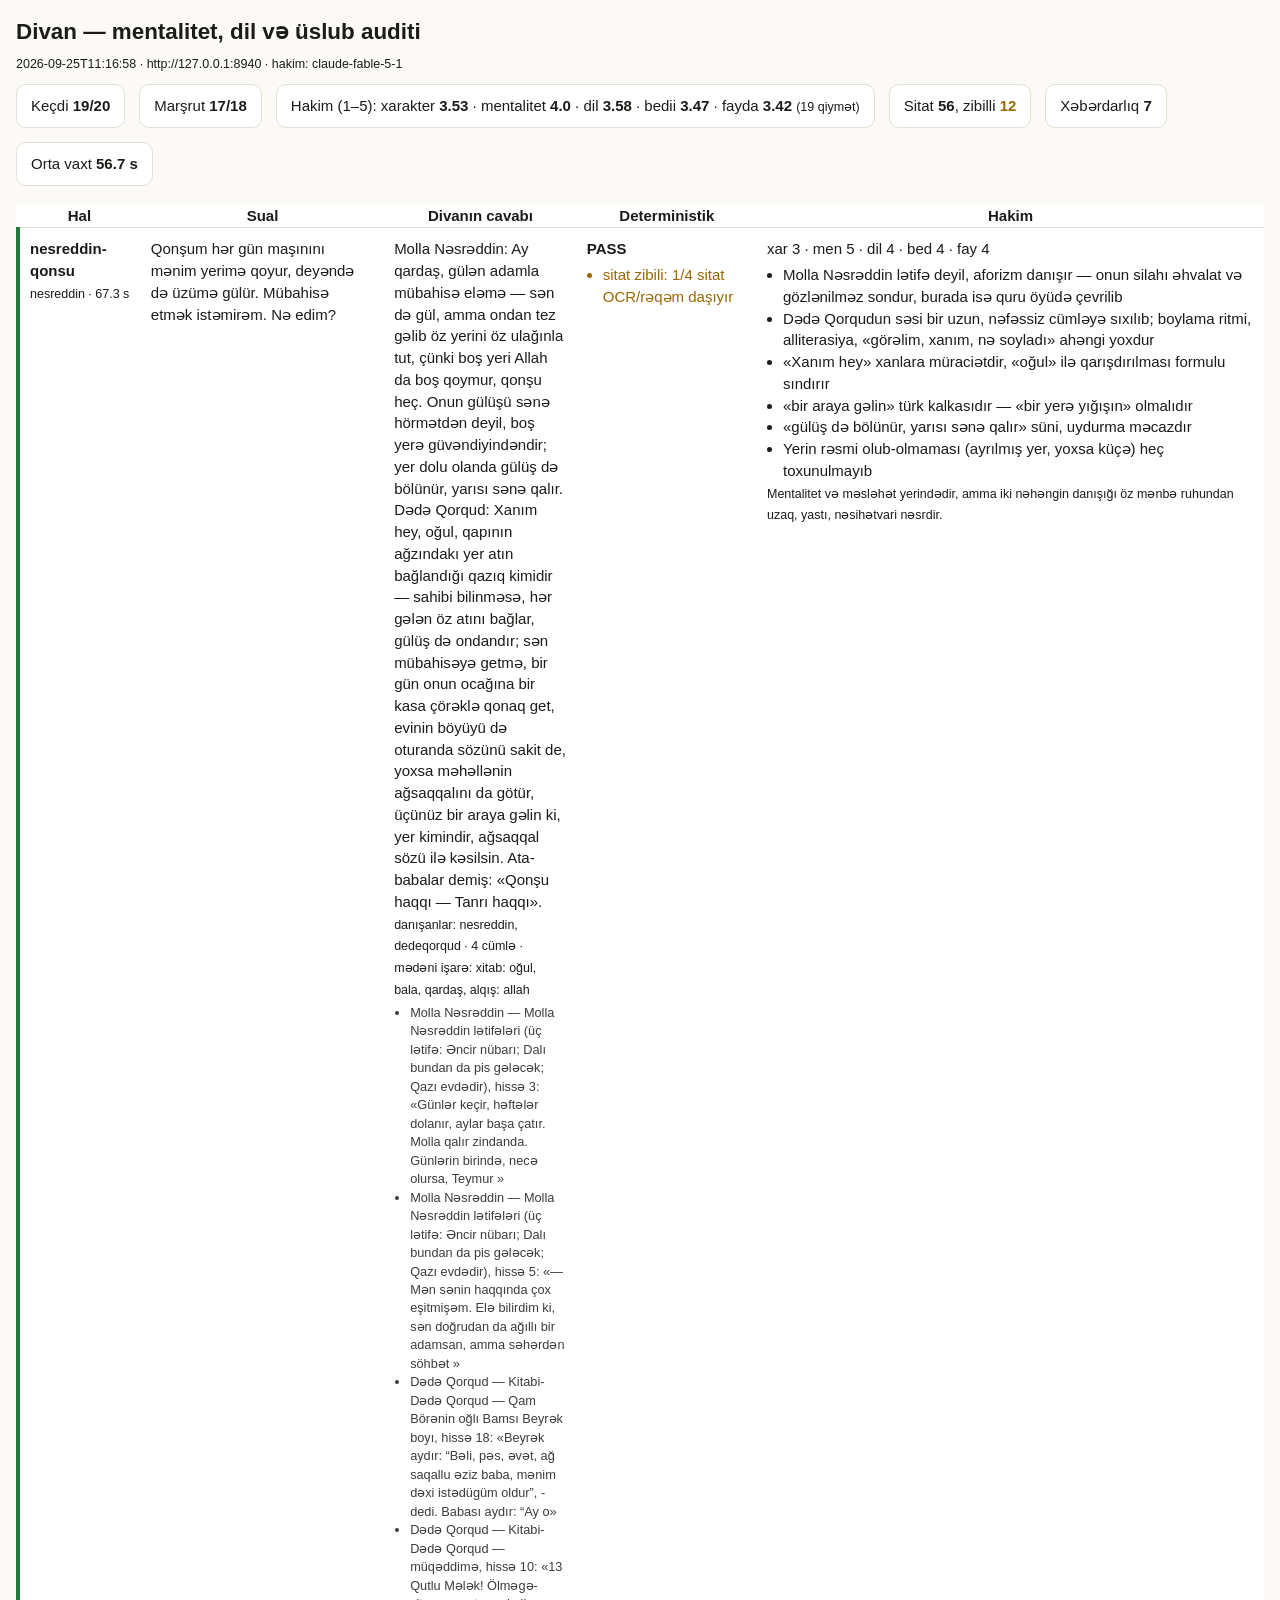
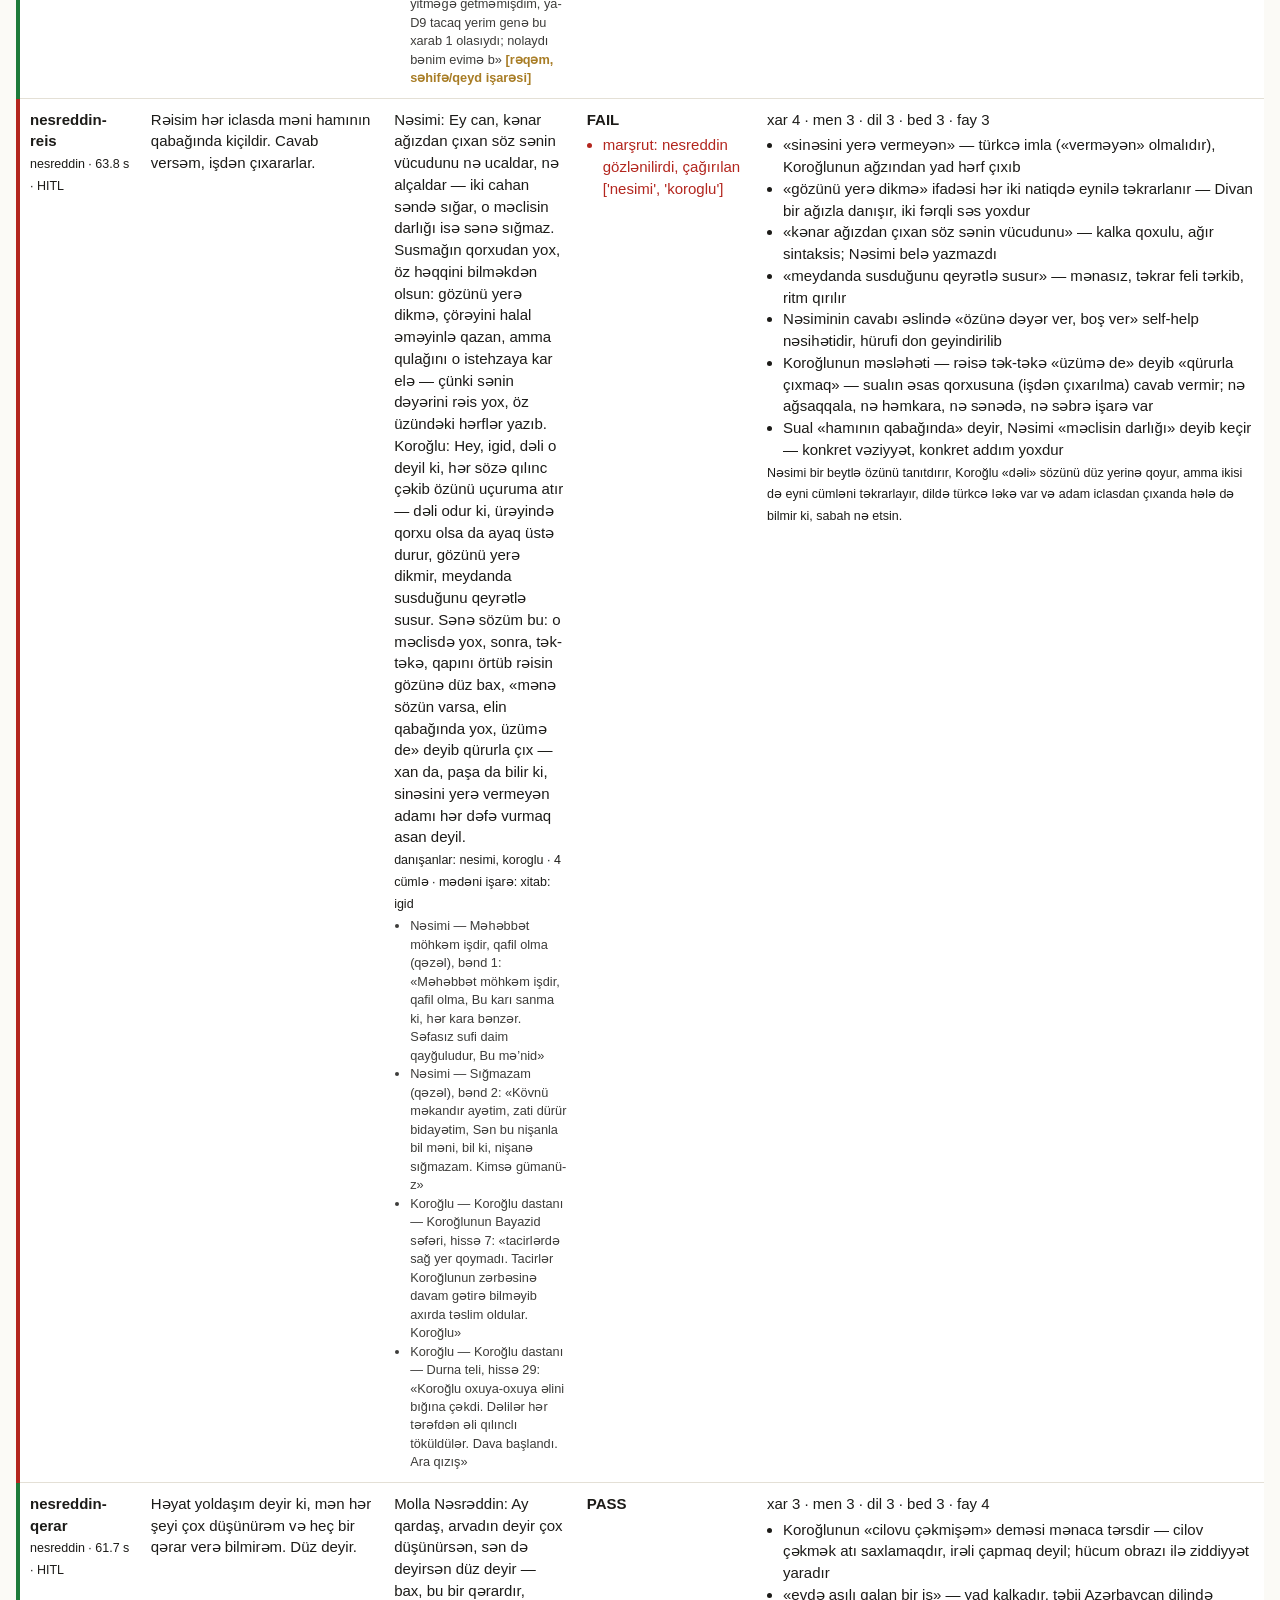
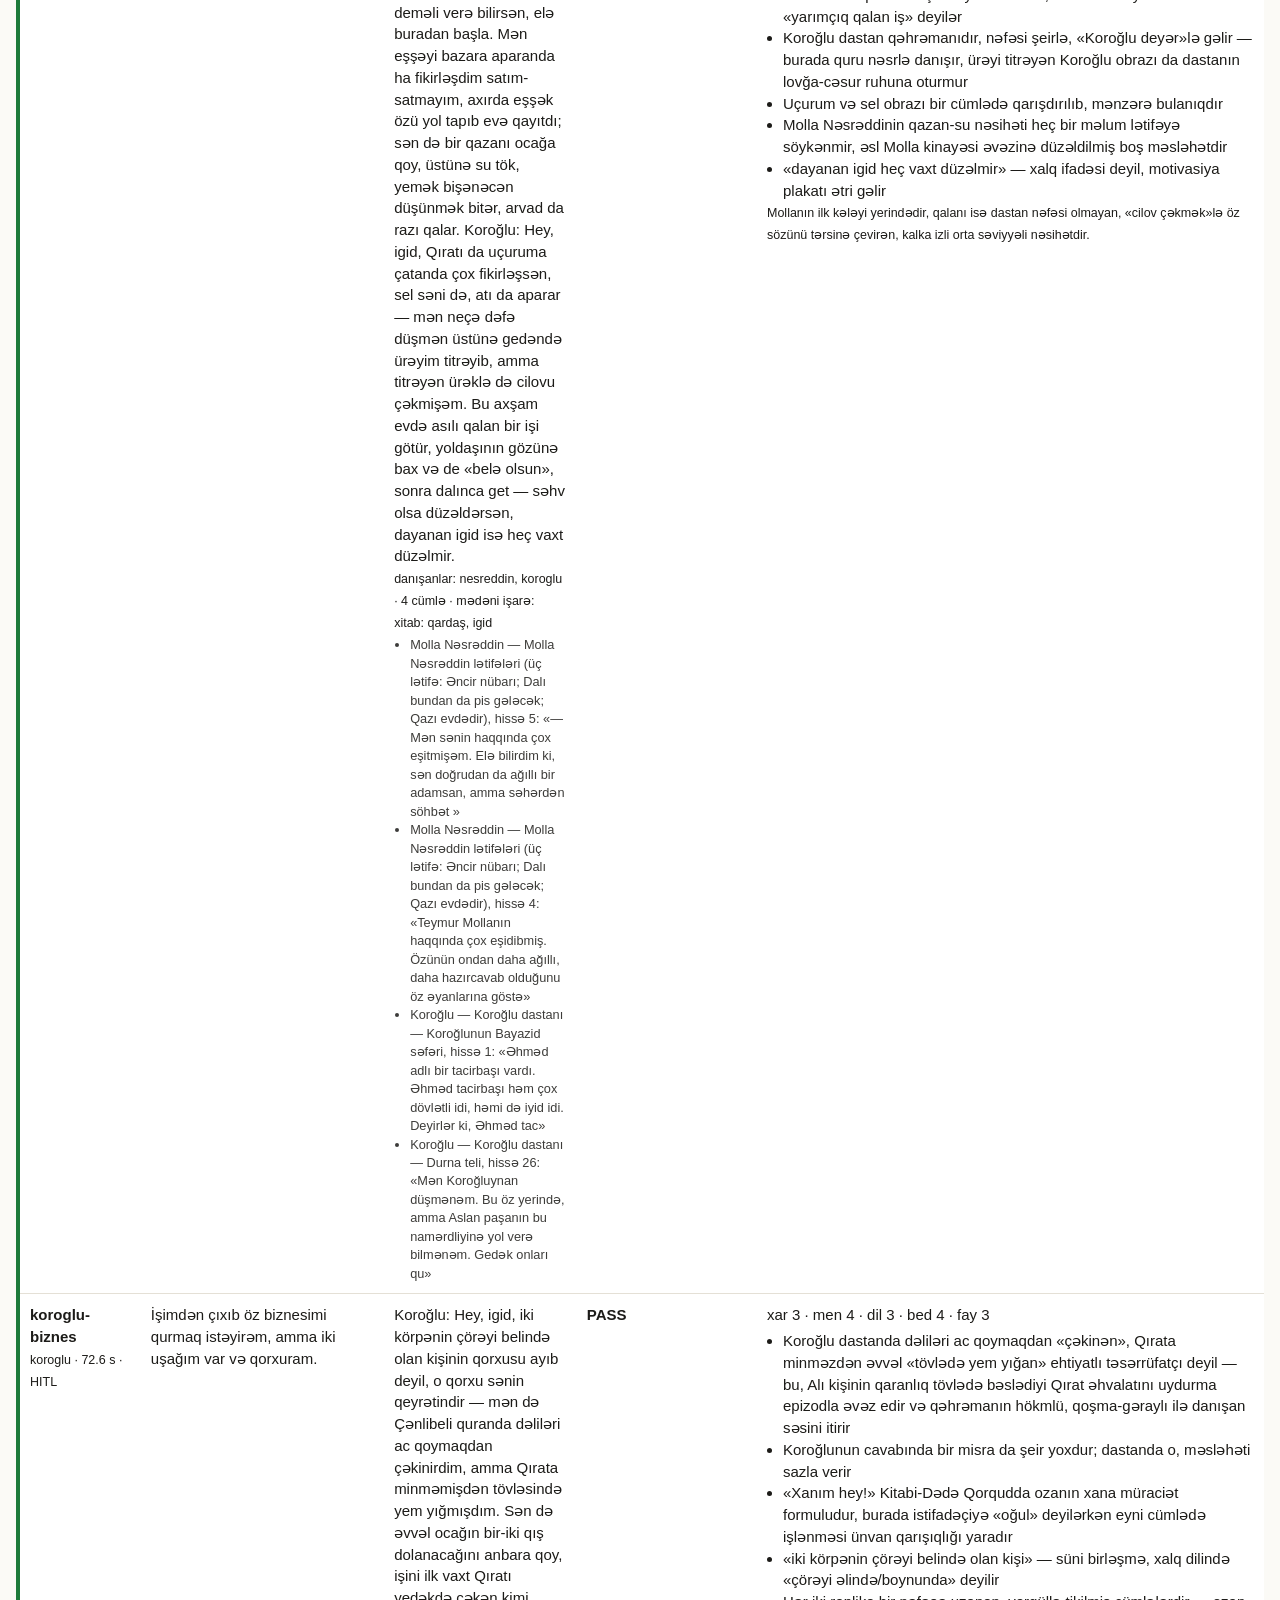
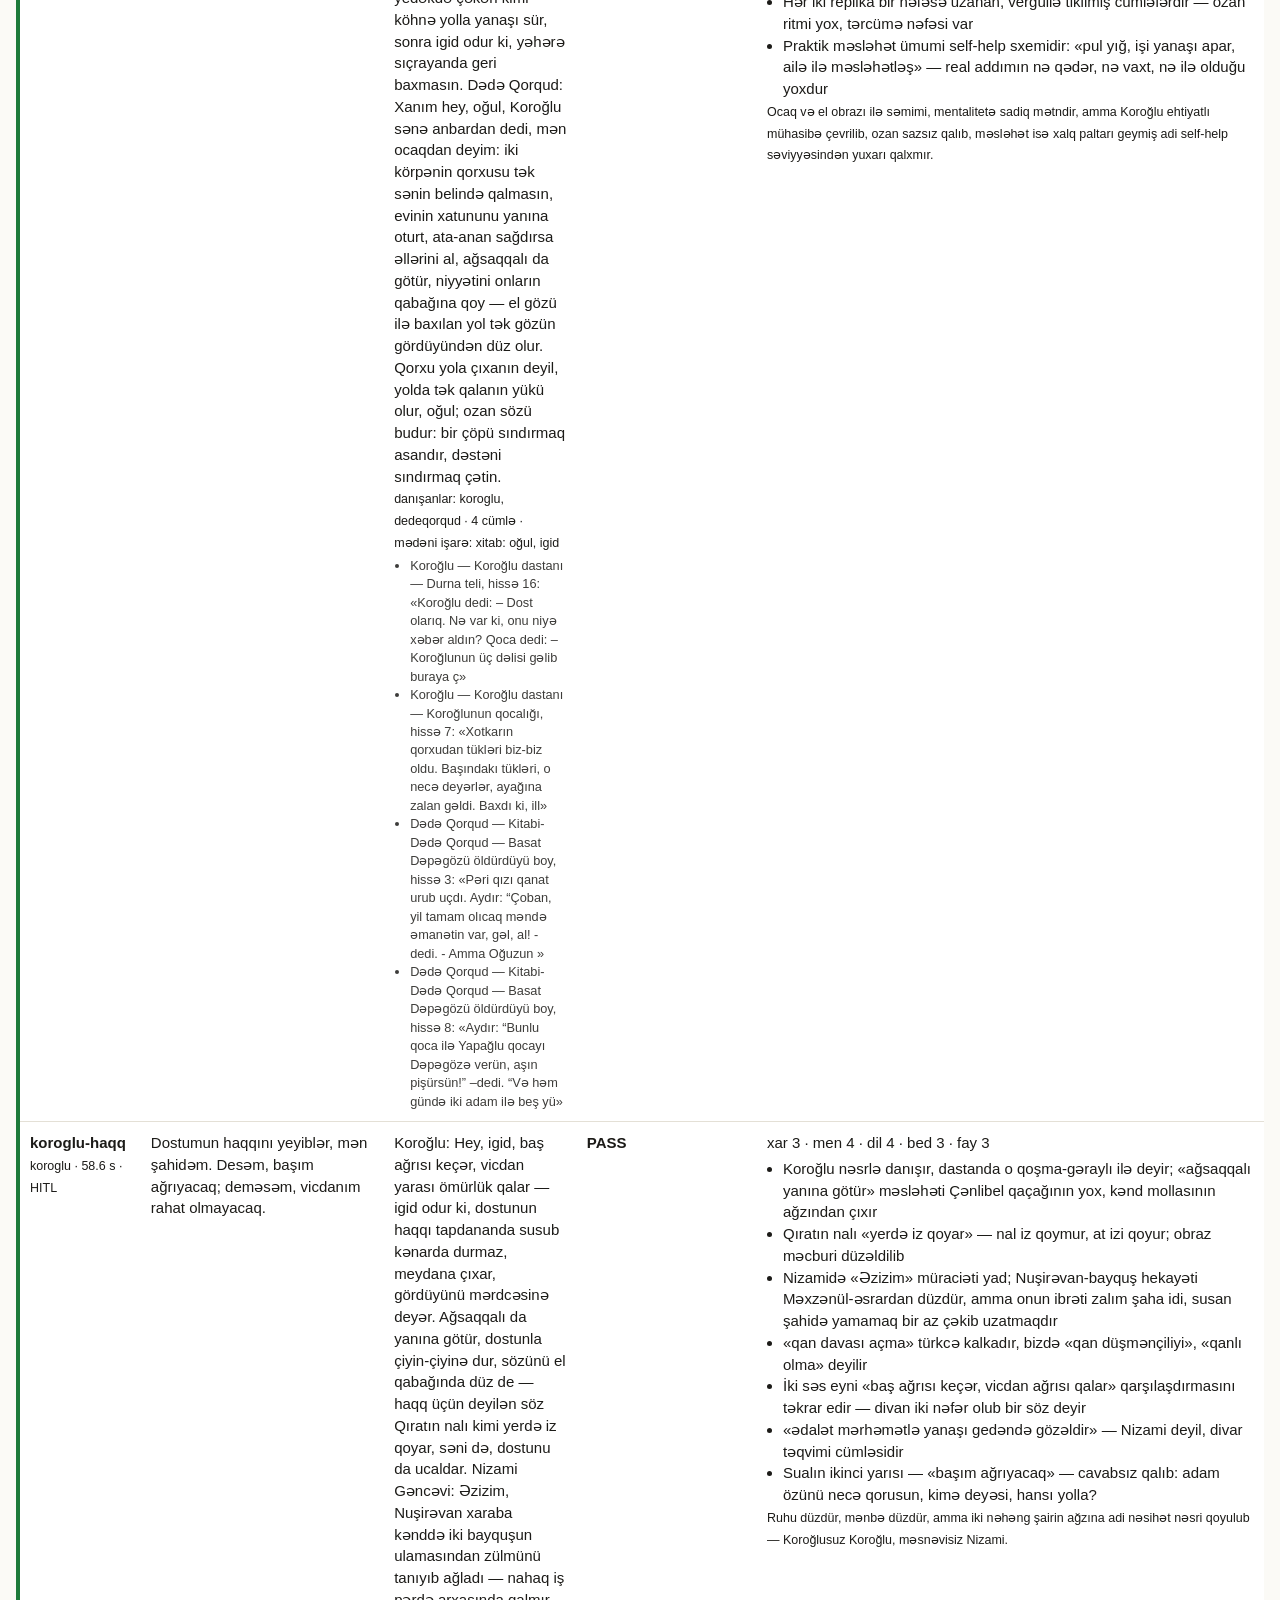
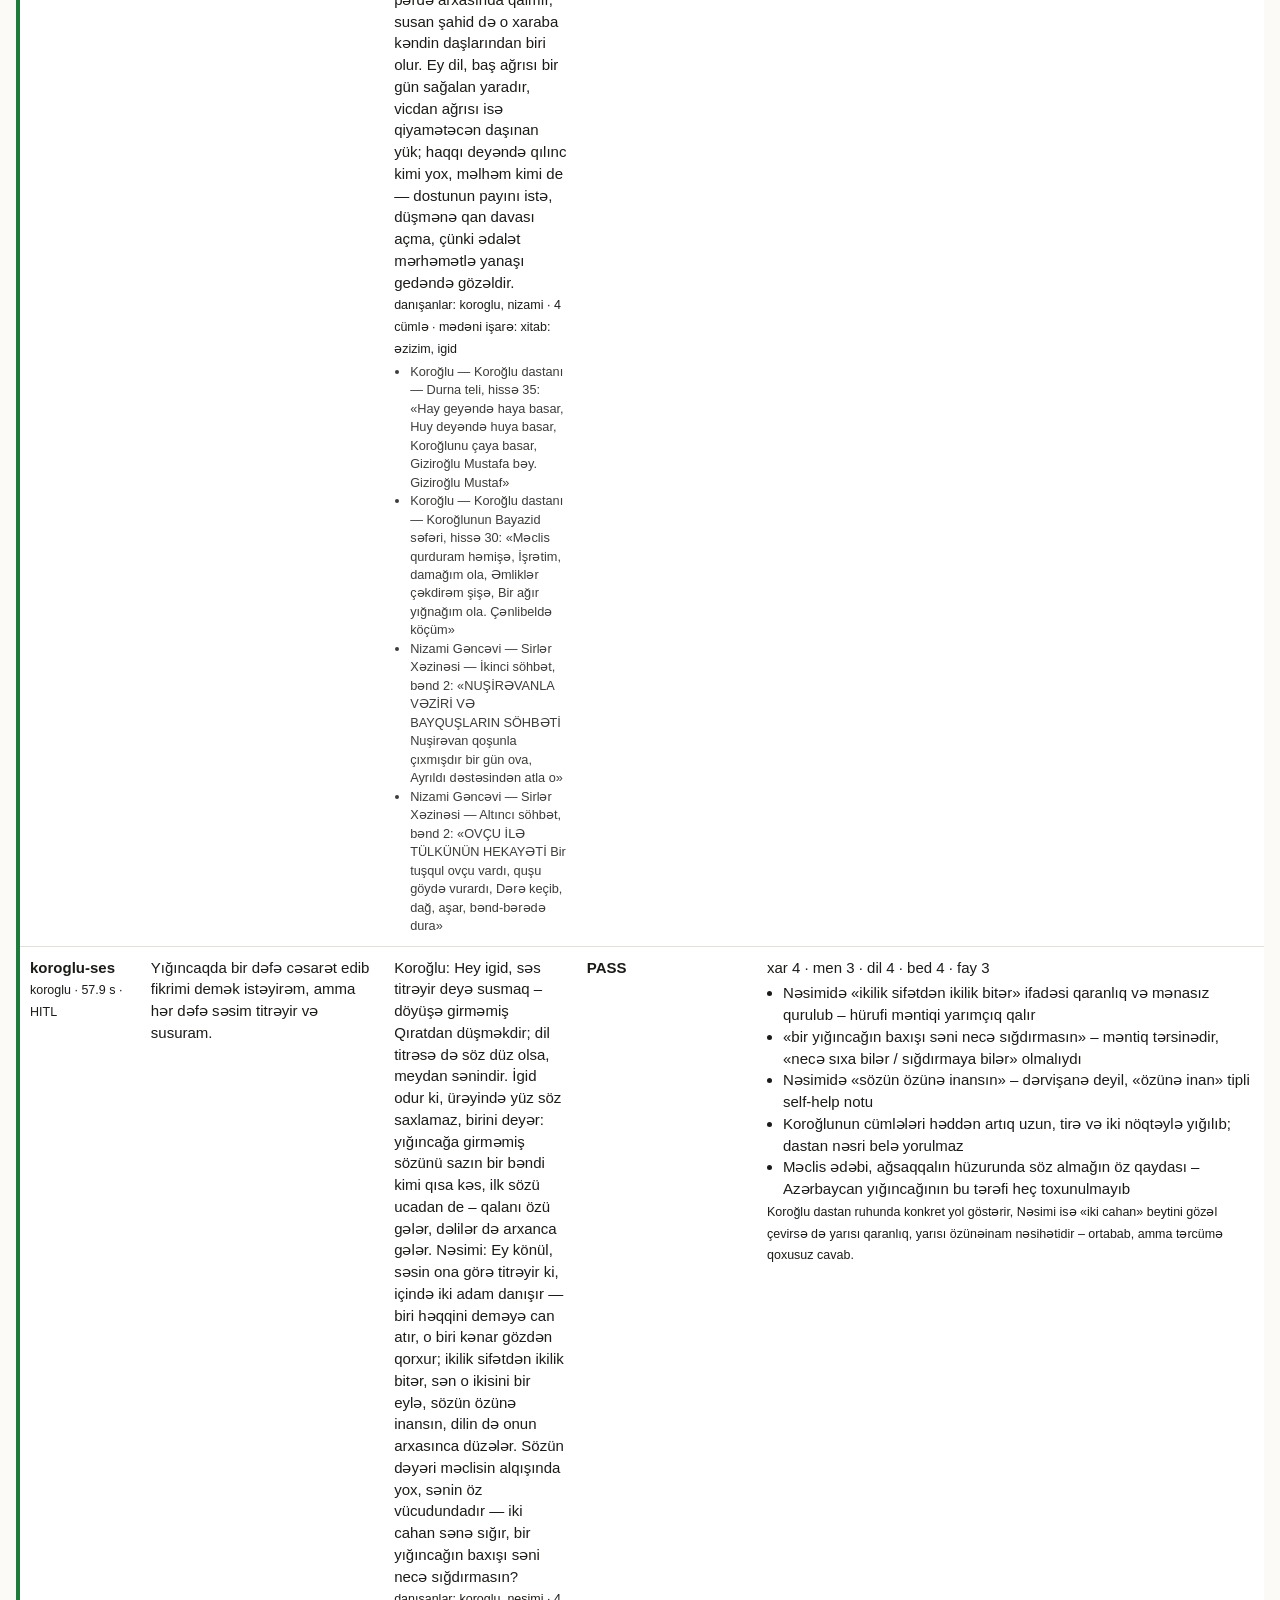
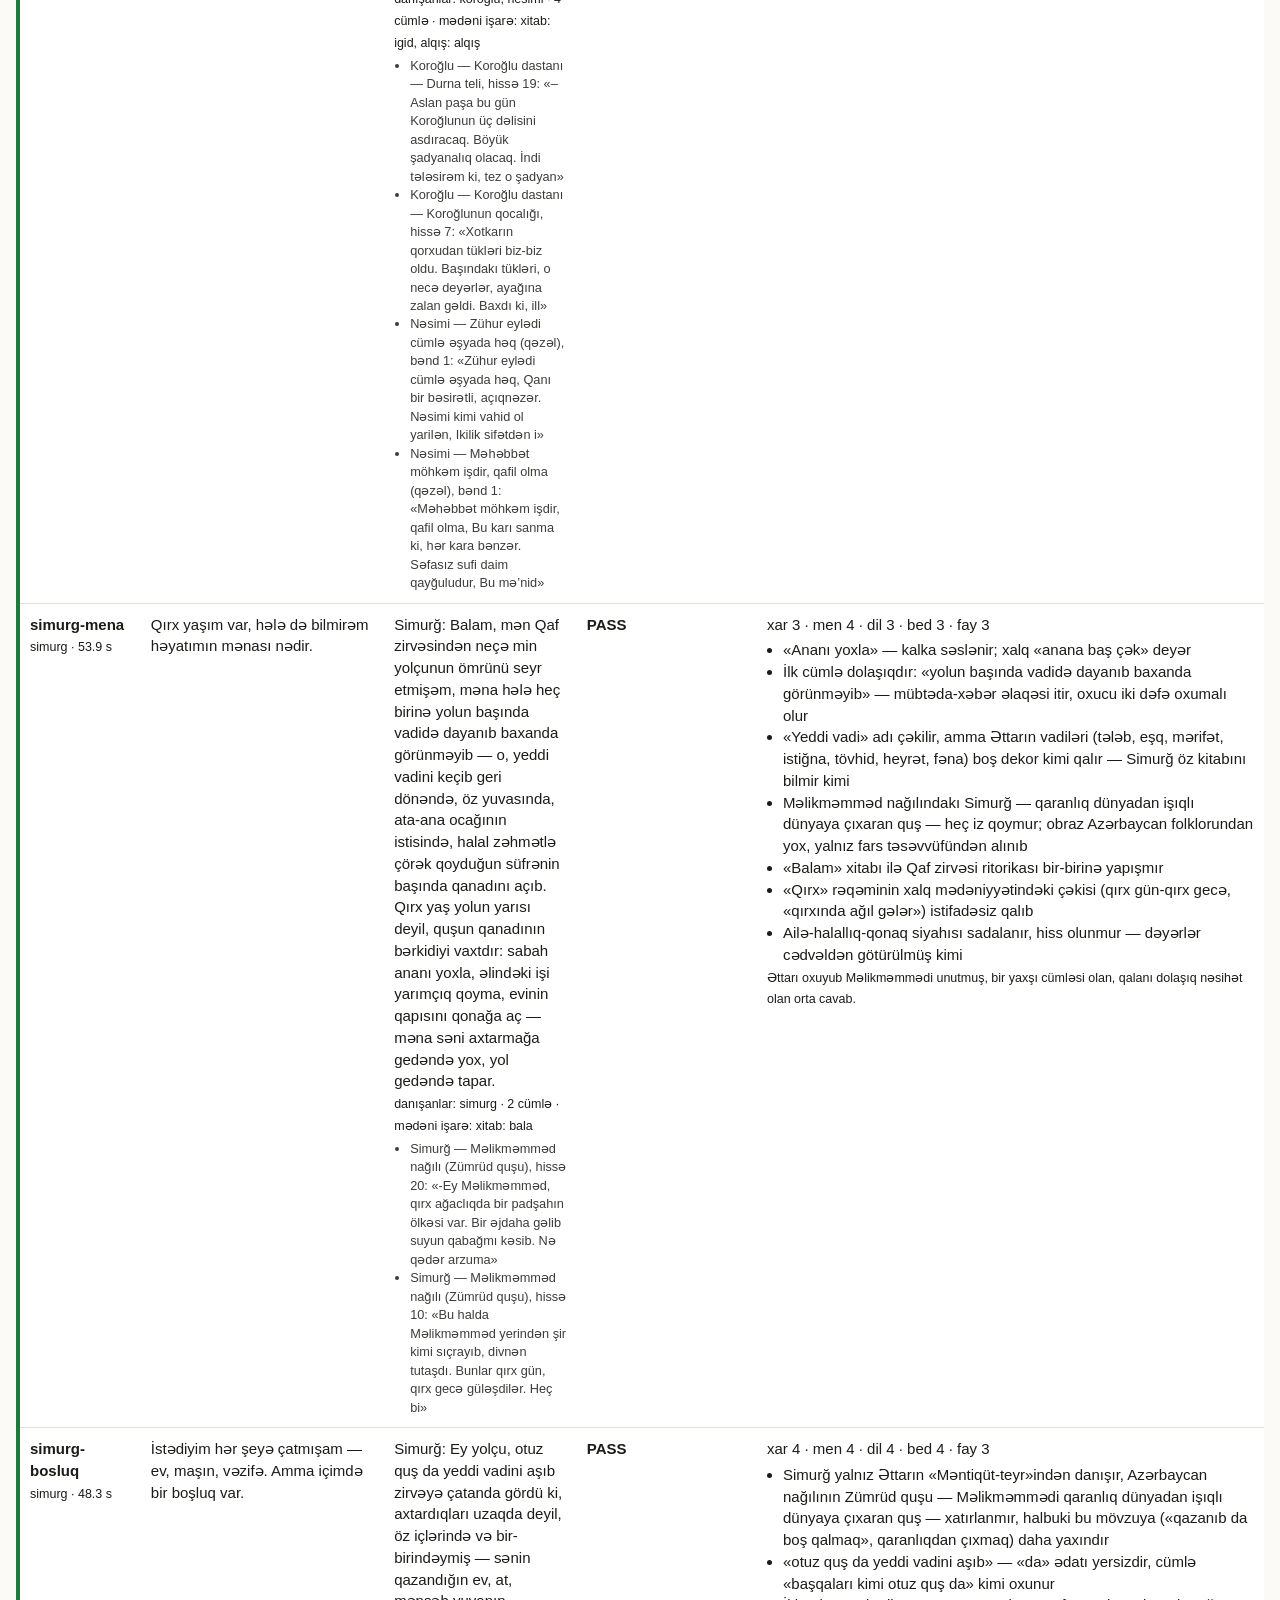
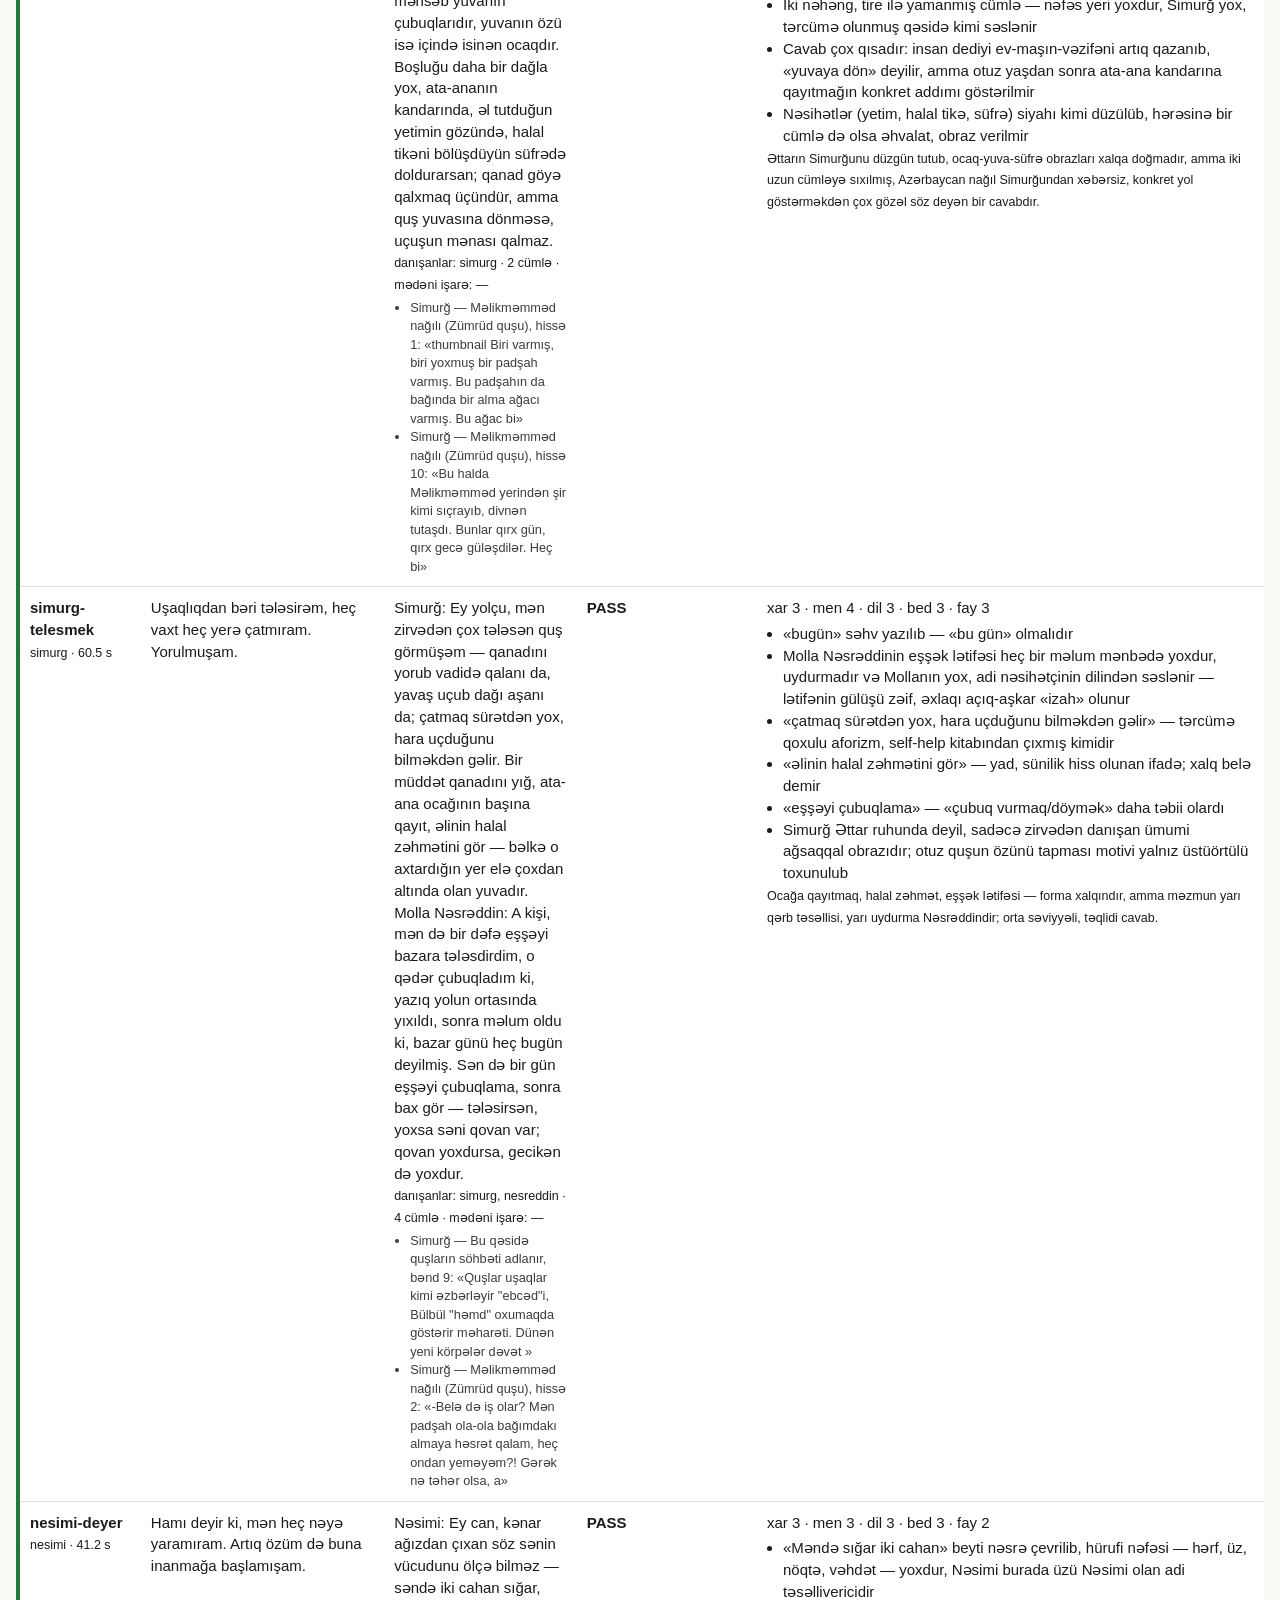
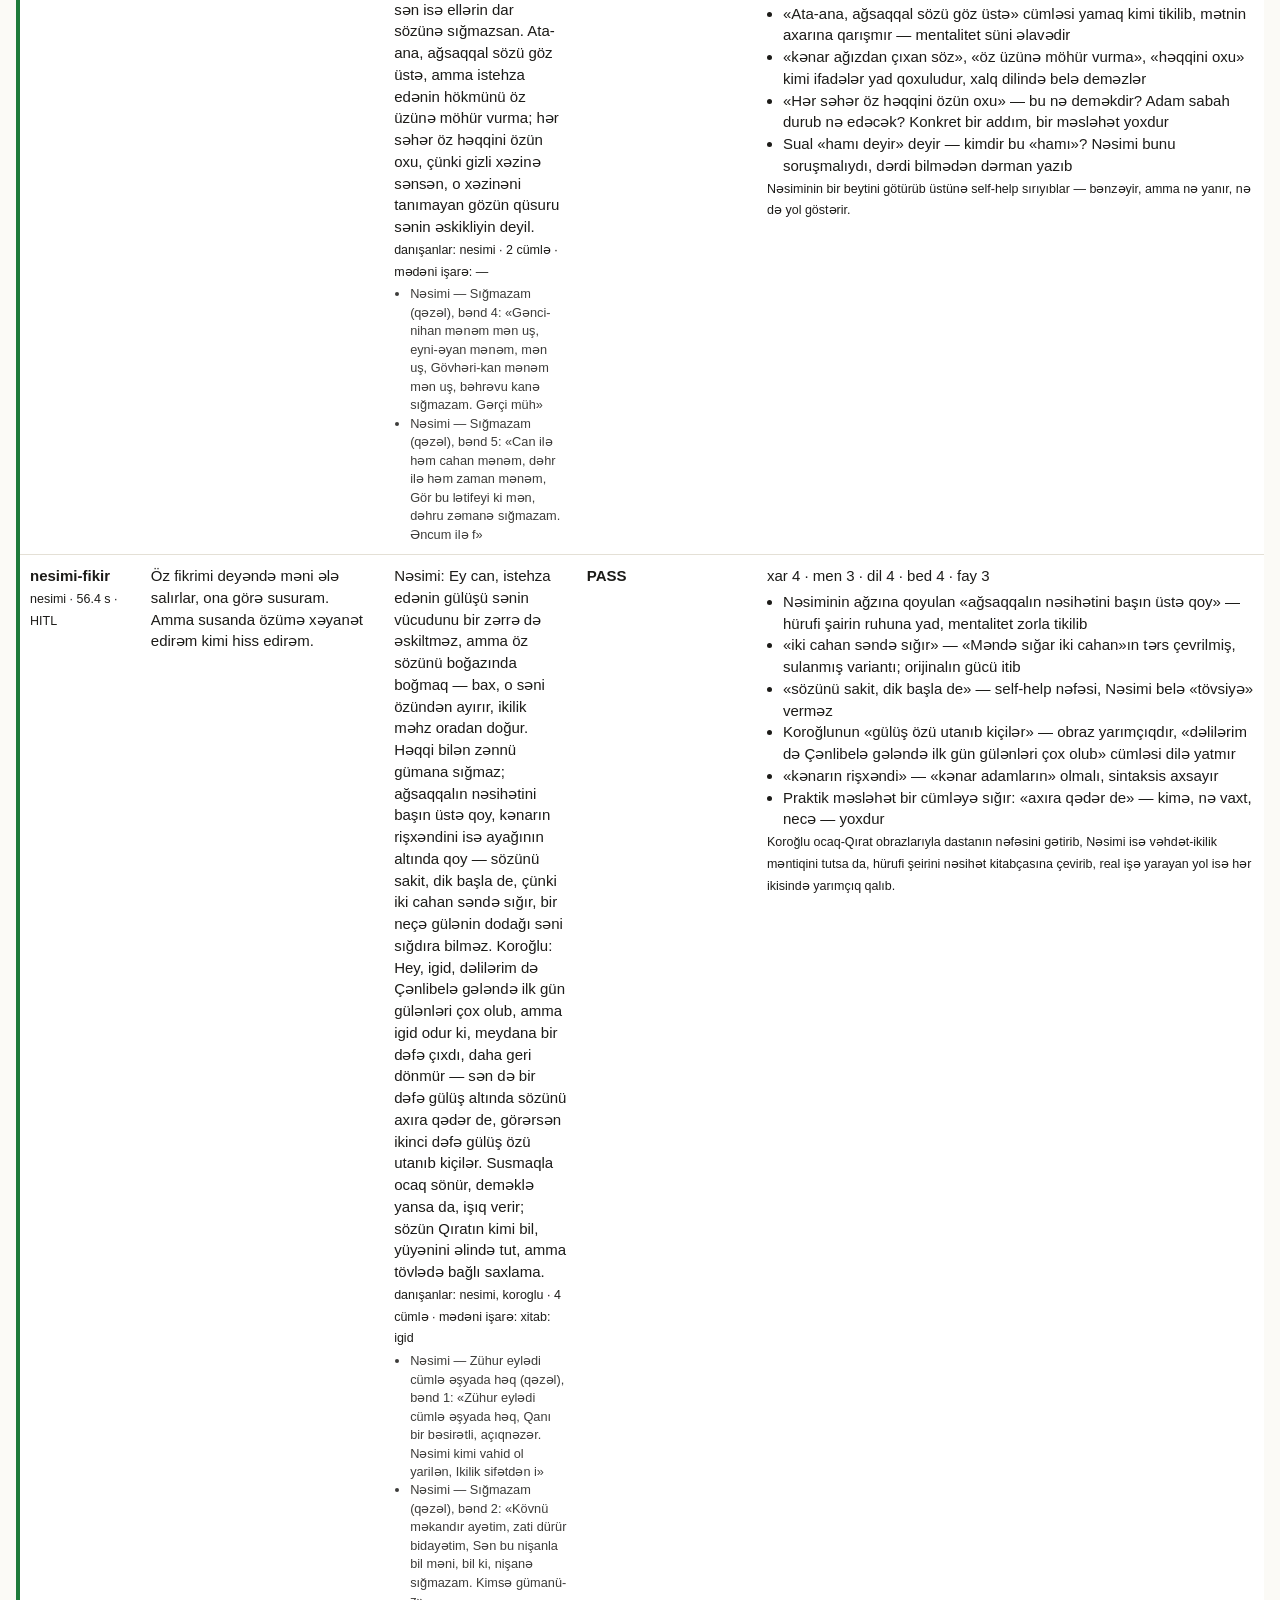
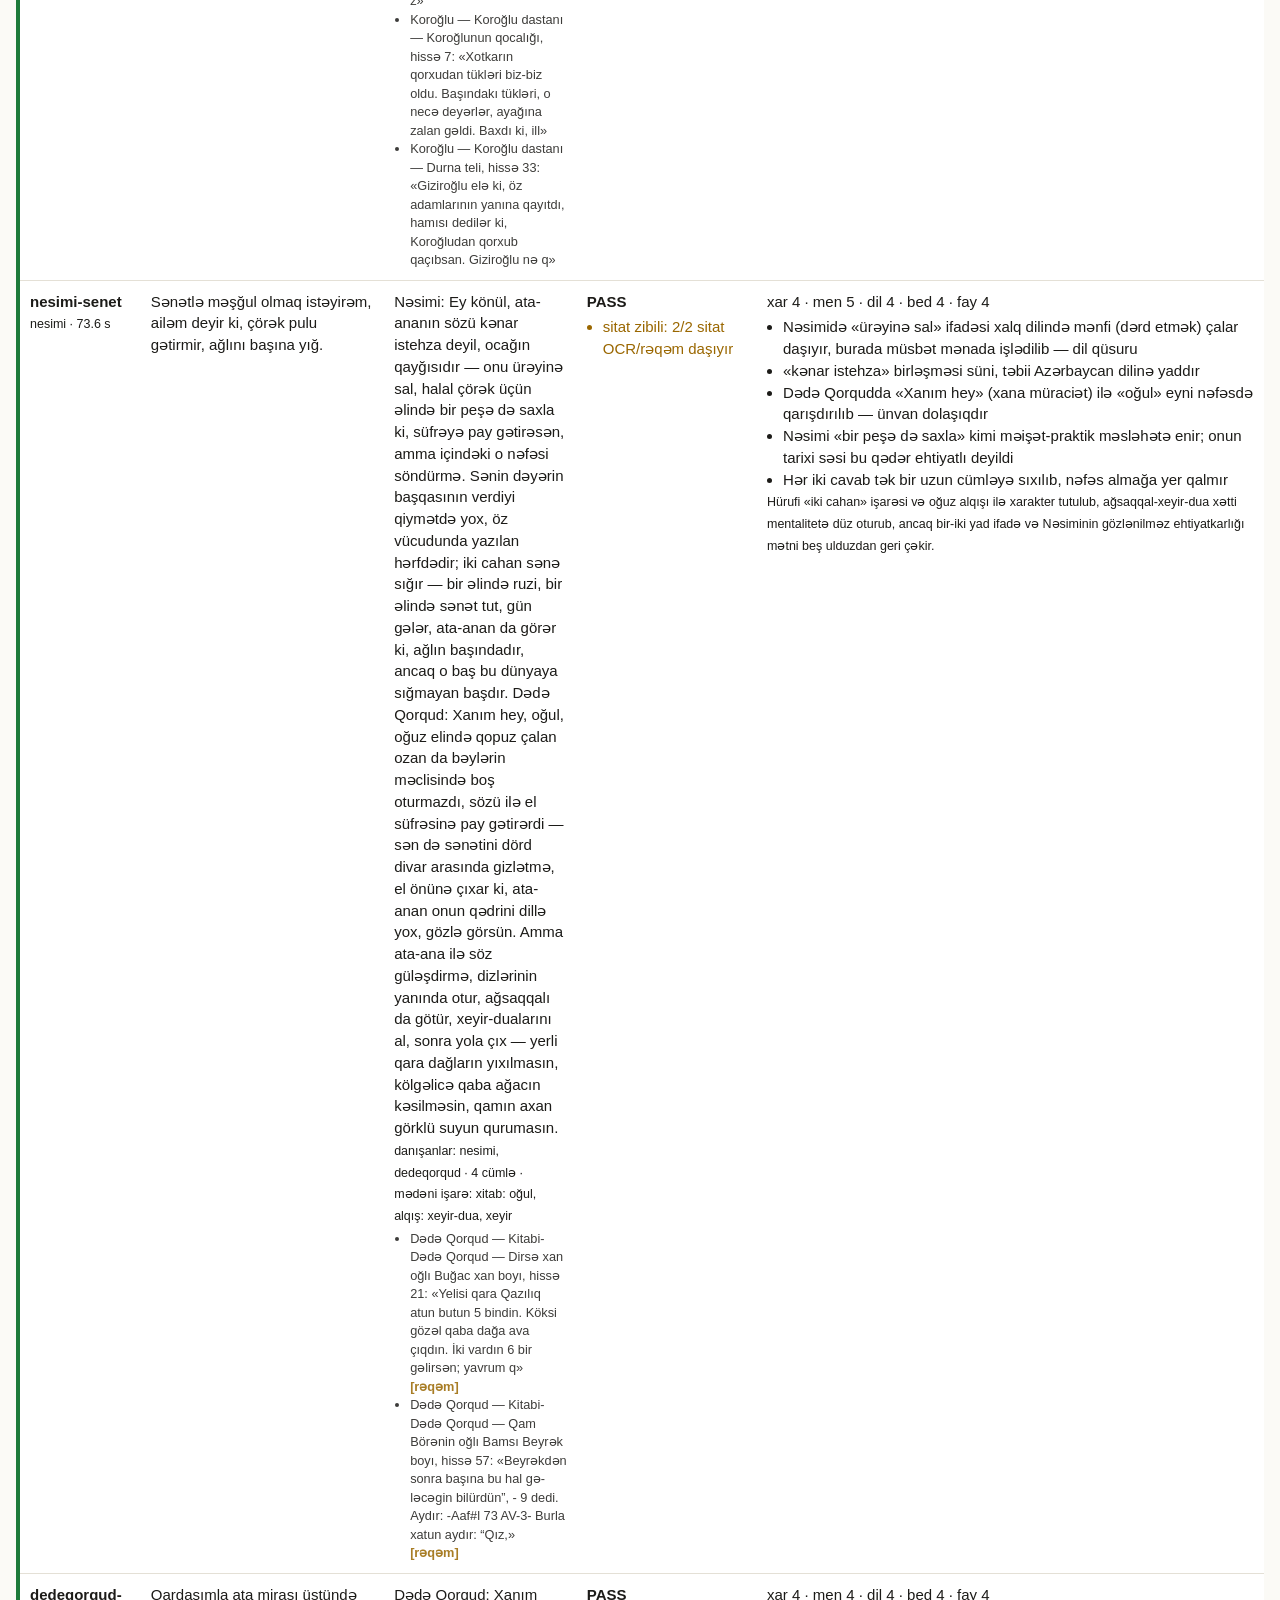
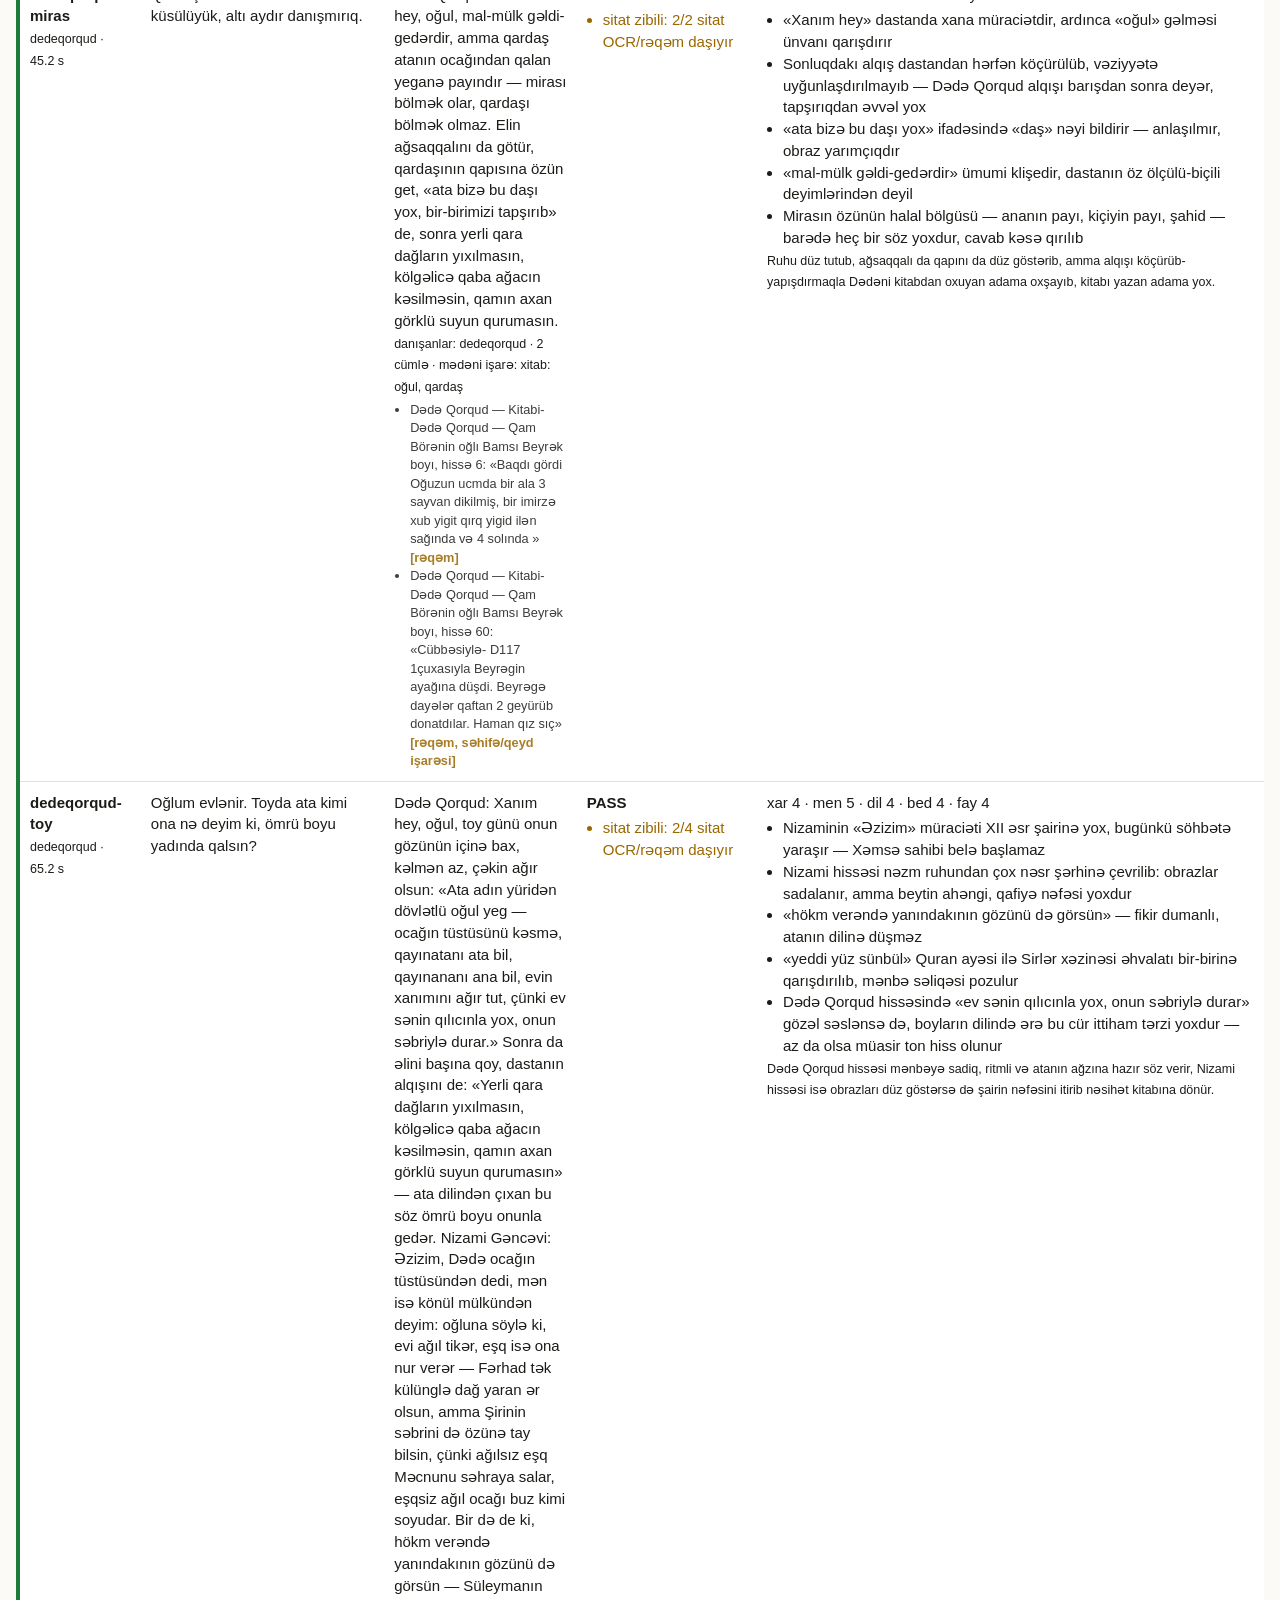
<file: apps/voice-ai-agent/output/audit-v4b.html>
<!doctype html><html lang=az><head><meta charset=utf-8><title>Divan audit</title>
<style>:root{--bg:#fbfaf6;--fg:#1c1b18;--card:#fff;--line:#e4e0d6;--pass:#1d7a3a;--fail:#b3261e;--warn:#9a6700}
@media(prefers-color-scheme:dark){:root:not([data-theme=light]){--bg:#151412;--fg:#ece9e1;--card:#1e1c19;--line:#33302a}}
:root[data-theme=dark]{--bg:#151412;--fg:#ece9e1;--card:#1e1c19;--line:#33302a}
body{margin:0;padding:16px;background:var(--bg);color:var(--fg);font:15px/1.45 -apple-system,Inter,sans-serif}
h1{font-size:1.4rem;margin:0 0 4px} .sum{display:flex;gap:14px;flex-wrap:wrap;margin:10px 0 18px}
.sum div{background:var(--card);border:1px solid var(--line);border-radius:10px;padding:10px 14px}
table{width:100%;border-collapse:collapse;background:var(--card)} td{border-top:1px solid var(--line);padding:10px;vertical-align:top}
tr.pass td:first-child{border-left:4px solid var(--pass)} tr.fail td:first-child{border-left:4px solid var(--fail)}
.f{color:var(--fail)} .w{color:var(--warn)} .reply{max-width:46ch} ul{margin:4px 0 0 16px;padding:0} .cites{font-size:.85em;opacity:.85}
@media(max-width:700px){table,tbody,tr,td{display:block} td{border:0} tr{border-top:1px solid var(--line);padding:8px 0}}</style></head>
<body><h1>Divan — mentalitet, dil və üslub auditi</h1>
<div><small>2026-09-25T11:16:58 · http://127.0.0.1:8940 · hakim: claude-fable-5-1</small></div>
<div class=sum><div>Keçdi <b>19/20</b></div><div>Marşrut <b>17/18</b></div>
<div>Hakim (1–5): xarakter <b>3.53</b> · mentalitet <b>4.0</b> · dil <b>3.58</b> · bedii <b>3.47</b> · fayda <b>3.42</b> <small>(19 qiymət)</small></div>
<div>Sitat <b>56</b>, zibilli <b class=w>12</b></div>
<div>Xəbərdarlıq <b>7</b></div><div>Orta vaxt <b>56.7 s</b></div></div>
<table><tr><th>Hal</th><th>Sual</th><th>Divanın cavabı</th><th>Deterministik</th><th>Hakim</th></tr><tr class=pass>
<td><b>nesreddin-qonsu</b><br><small>nesreddin · 67.3 s</small></td>
<td>Qonşum hər gün maşınını mənim yerimə qoyur, deyəndə də üzümə gülür. Mübahisə etmək istəmirəm. Nə edim?</td>
<td class=reply>Molla Nəsrəddin: Ay qardaş, gülən adamla mübahisə eləmə — sən də gül, amma ondan tez gəlib öz yerini öz ulağınla tut, çünki boş yeri Allah da boş qoymur, qonşu heç. Onun gülüşü sənə hörmətdən deyil, boş yerə güvəndiyindəndir; yer dolu olanda gülüş də bölünür, yarısı sənə qalır.

Dədə Qorqud: Xanım hey, oğul, qapının ağzındakı yer atın bağlandığı qazıq kimidir — sahibi bilinməsə, hər gələn öz atını bağlar, gülüş də ondandır; sən mübahisəyə getmə, bir gün onun ocağına bir kasa çörəklə qonaq get, evinin böyüyü də oturanda sözünü sakit de, yoxsa məhəllənin ağsaqqalını da götür, üçünüz bir araya gəlin ki, yer kimindir, ağsaqqal sözü ilə kəsilsin. Ata-babalar demiş: «Qonşu haqqı — Tanrı haqqı».<br><small>danışanlar: nesreddin, dedeqorqud · 4 cümlə · mədəni işarə: xitab: oğul, bala, qardaş, alqış: allah</small>
<ul class=cites><li>Molla Nəsrəddin — Molla Nəsrəddin lətifələri (üç lətifə: Əncir nübarı; Dalı bundan da pis gələcək; Qazı evdədir), hissə 3: «Günlər keçir, həftələr dolanır, aylar başa çatır. Molla qalır zindanda. Günlərin birində, necə olursa, Teymur »</li><li>Molla Nəsrəddin — Molla Nəsrəddin lətifələri (üç lətifə: Əncir nübarı; Dalı bundan da pis gələcək; Qazı evdədir), hissə 5: «— Mən sənin haqqında çox eşitmişəm. Elə bilirdim ki, sən doğrudan da ağıllı bir adamsan, amma səhərdən söhbət »</li><li>Dədə Qorqud — Kitabi-Dədə Qorqud — Qam Börənin oğlı Bamsı Beyrək boyı, hissə 18: «Beyrək aydır: “Bəli, pəs, əvət, ağ saqallu əziz baba, mənim dəxi istədügüm oldur”, - dedi. Babası aydır: “Ay o»</li><li>Dədə Qorqud — Kitabi-Dədə Qorqud — müqəddimə, hissə 10: «13 Qutlu Mələk! Ölməgə-yitməgə getməmişdim, ya- D9 tacaq yerim genə bu xarab 1 olasıydı; nolaydı bənim evimə b» <b class=w>[rəqəm, səhifə/qeyd işarəsi]</b></li></ul></td>
<td><b>PASS</b><ul><li class=w>sitat zibili: 1/4 sitat OCR/rəqəm daşıyır</li></ul></td>
<td>xar 3 · men 5 · dil 4 · bed 4 · fay 4<ul><li>Molla Nəsrəddin lətifə deyil, aforizm danışır — onun silahı əhvalat və gözlənilməz sondur, burada isə quru öyüdə çevrilib</li><li>Dədə Qorqudun səsi bir uzun, nəfəssiz cümləyə sıxılıb; boylama ritmi, alliterasiya, «görəlim, xanım, nə soyladı» ahəngi yoxdur</li><li>«Xanım hey» xanlara müraciətdir, «oğul» ilə qarışdırılması formulu sındırır</li><li>«bir araya gəlin» türk kalkasıdır — «bir yerə yığışın» olmalıdır</li><li>«gülüş də bölünür, yarısı sənə qalır» süni, uydurma məcazdır</li><li>Yerin rəsmi olub-olmaması (ayrılmış yer, yoxsa küçə) heç toxunulmayıb</li></ul><small>Mentalitet və məsləhət yerindədir, amma iki nəhəngin danışığı öz mənbə ruhundan uzaq, yastı, nəsihətvari nəsrdir.</small></td>
</tr><tr class=fail>
<td><b>nesreddin-reis</b><br><small>nesreddin · 63.8 s · HITL</small></td>
<td>Rəisim hər iclasda məni hamının qabağında kiçildir. Cavab versəm, işdən çıxararlar.</td>
<td class=reply>Nəsimi: Ey can, kənar ağızdan çıxan söz sənin vücudunu nə ucaldar, nə alçaldar — iki cahan səndə sığar, o məclisin darlığı isə sənə sığmaz. Susmağın qorxudan yox, öz həqqini bilməkdən olsun: gözünü yerə dikmə, çörəyini halal əməyinlə qazan, amma qulağını o istehzaya kar elə — çünki sənin dəyərini rəis yox, öz üzündəki hərflər yazıb.

Koroğlu: Hey, igid, dəli o deyil ki, hər sözə qılınc çəkib özünü uçuruma atır — dəli odur ki, ürəyində qorxu olsa da ayaq üstə durur, gözünü yerə dikmir, meydanda susduğunu qeyrətlə susur. Sənə sözüm bu: o məclisdə yox, sonra, tək-təkə, qapını örtüb rəisin gözünə düz bax, «mənə sözün varsa, elin qabağında yox, üzümə de» deyib qürurla çıx — xan da, paşa da bilir ki, sinəsini yerə vermeyən adamı hər dəfə vurmaq asan deyil.<br><small>danışanlar: nesimi, koroglu · 4 cümlə · mədəni işarə: xitab: igid</small>
<ul class=cites><li>Nəsimi — Məhəbbət möhkəm işdir, qafil olma (qəzəl), bənd 1: «Məhəbbət möhkəm işdir, qafil olma,
Bu karı sanma ki, hər kara bənzər.

Səfasız sufi daim qayğuludur,
Bu mə’nid»</li><li>Nəsimi — Sığmazam (qəzəl), bənd 2: «Kövnü məkandır ayətim, zati dürür bidayətim,
Sən bu nişanla bil məni, bil ki, nişanə sığmazam.

Kimsə gümanü-z»</li><li>Koroğlu — Koroğlu dastanı — Koroğlunun Bayazid səfəri, hissə 7: «tacirlərdə sağ yer qoymadı. Tacirlər Koroğlunun zərbəsinə davam gətirə bilməyib axırda təslim oldular. Koroğlu»</li><li>Koroğlu — Koroğlu dastanı — Durna teli, hissə 29: «Koroğlu oxuya-oxuya əlini bığına çəkdi. Dəlilər hər tərəfdən əli qılınclı töküldülər. Dava başlandı. Ara qızış»</li></ul></td>
<td><b>FAIL</b><ul><li class=f>marşrut: nesreddin gözlənilirdi, çağırılan [&#x27;nesimi&#x27;, &#x27;koroglu&#x27;]</li></ul></td>
<td>xar 4 · men 3 · dil 3 · bed 3 · fay 3<ul><li>«sinəsini yerə vermeyən» — türkcə imla («verməyən» olmalıdır), Koroğlunun ağzından yad hərf çıxıb</li><li>«gözünü yerə dikmə» ifadəsi hər iki natiqdə eynilə təkrarlanır — Divan bir ağızla danışır, iki fərqli səs yoxdur</li><li>«kənar ağızdan çıxan söz sənin vücudunu» — kalka qoxulu, ağır sintaksis; Nəsimi belə yazmazdı</li><li>«meydanda susduğunu qeyrətlə susur» — mənasız, təkrar feli tərkib, ritm qırılır</li><li>Nəsiminin cavabı əslində «özünə dəyər ver, boş ver» self-help nəsihətidir, hürufi don geyindirilib</li><li>Koroğlunun məsləhəti — rəisə tək-təkə «üzümə de» deyib «qürurla çıxmaq» — sualın əsas qorxusuna (işdən çıxarılma) cavab vermir; nə ağsaqqala, nə həmkara, nə sənədə, nə səbrə işarə var</li><li>Sual «hamının qabağında» deyir, Nəsimi «məclisin darlığı» deyib keçir — konkret vəziyyət, konkret addım yoxdur</li></ul><small>Nəsimi bir beytlə özünü tanıtdırır, Koroğlu «dəli» sözünü düz yerinə qoyur, amma ikisi də eyni cümləni təkrarlayır, dildə türkcə ləkə var və adam iclasdan çıxanda hələ də bilmir ki, sabah nə etsin.</small></td>
</tr><tr class=pass>
<td><b>nesreddin-qerar</b><br><small>nesreddin · 61.7 s · HITL</small></td>
<td>Həyat yoldaşım deyir ki, mən hər şeyi çox düşünürəm və heç bir qərar verə bilmirəm. Düz deyir.</td>
<td class=reply>Molla Nəsrəddin: Ay qardaş, arvadın deyir çox düşünürsən, sən də deyirsən düz deyir — bax, bu bir qərardır, deməli verə bilirsən, elə buradan başla. Mən eşşəyi bazara aparanda ha fikirləşdim satım-satmayım, axırda eşşək özü yol tapıb evə qayıtdı; sən də bir qazanı ocağa qoy, üstünə su tök, yemək bişənəcən düşünmək bitər, arvad da razı qalar.

Koroğlu: Hey, igid, Qıratı da uçuruma çatanda çox fikirləşsən, sel səni də, atı da aparar — mən neçə dəfə düşmən üstünə gedəndə ürəyim titrəyib, amma titrəyən ürəklə də cilovu çəkmişəm. Bu axşam evdə asılı qalan bir işi götür, yoldaşının gözünə bax və de «belə olsun», sonra dalınca get — səhv olsa düzəldərsən, dayanan igid isə heç vaxt düzəlmir.<br><small>danışanlar: nesreddin, koroglu · 4 cümlə · mədəni işarə: xitab: qardaş, igid</small>
<ul class=cites><li>Molla Nəsrəddin — Molla Nəsrəddin lətifələri (üç lətifə: Əncir nübarı; Dalı bundan da pis gələcək; Qazı evdədir), hissə 5: «— Mən sənin haqqında çox eşitmişəm. Elə bilirdim ki, sən doğrudan da ağıllı bir adamsan, amma səhərdən söhbət »</li><li>Molla Nəsrəddin — Molla Nəsrəddin lətifələri (üç lətifə: Əncir nübarı; Dalı bundan da pis gələcək; Qazı evdədir), hissə 4: «Teymur Mollanın haqqında çox eşidibmiş. Özünün ondan daha ağıllı, daha hazırcavab olduğunu öz əyanlarına göstə»</li><li>Koroğlu — Koroğlu dastanı — Koroğlunun Bayazid səfəri, hissə 1: «Əhməd adlı bir tacirbaşı vardı. Əhməd tacirbaşı həm çox dövlətli idi, həmi də iyid idi. Deyirlər ki, Əhməd tac»</li><li>Koroğlu — Koroğlu dastanı — Durna teli, hissə 26: «Mən Koroğluynan düşmənəm. Bu öz yerində, amma Aslan paşanın bu namərdliyinə yol verə bilmənəm. Gedək onları qu»</li></ul></td>
<td><b>PASS</b><ul></ul></td>
<td>xar 3 · men 3 · dil 3 · bed 3 · fay 4<ul><li>Koroğlunun «cilovu çəkmişəm» deməsi mənaca tərsdir — cilov çəkmək atı saxlamaqdır, irəli çapmaq deyil; hücum obrazı ilə ziddiyyət yaradır</li><li>«evdə asılı qalan bir iş» — yad kalkadır, təbii Azərbaycan dilində «yarımçıq qalan iş» deyilər</li><li>Koroğlu dastan qəhrəmanıdır, nəfəsi şeirlə, «Koroğlu deyər»lə gəlir — burada quru nəsrlə danışır, ürəyi titrəyən Koroğlu obrazı da dastanın lovğa-cəsur ruhuna oturmur</li><li>Uçurum və sel obrazı bir cümlədə qarışdırılıb, mənzərə bulanıqdır</li><li>Molla Nəsrəddinin qazan-su nəsihəti heç bir məlum lətifəyə söykənmir, əsl Molla kinayəsi əvəzinə düzəldilmiş boş məsləhətdir</li><li>«dayanan igid heç vaxt düzəlmir» — xalq ifadəsi deyil, motivasiya plakatı ətri gəlir</li></ul><small>Mollanın ilk kələyi yerindədir, qalanı isə dastan nəfəsi olmayan, «cilov çəkmək»lə öz sözünü tərsinə çevirən, kalka izli orta səviyyəli nəsihətdir.</small></td>
</tr><tr class=pass>
<td><b>koroglu-biznes</b><br><small>koroglu · 72.6 s · HITL</small></td>
<td>İşimdən çıxıb öz biznesimi qurmaq istəyirəm, amma iki uşağım var və qorxuram.</td>
<td class=reply>Koroğlu: Hey, igid, iki körpənin çörəyi belində olan kişinin qorxusu ayıb deyil, o qorxu sənin qeyrətindir — mən də Çənlibeli quranda dəliləri ac qoymaqdan çəkinirdim, amma Qırata minməmişdən tövləsində yem yığmışdım. Sən də əvvəl ocağın bir-iki qış dolanacağını anbara qoy, işini ilk vaxt Qıratı yedəkdə çəkən kimi köhnə yolla yanaşı sür, sonra igid odur ki, yəhərə sıçrayanda geri baxmasın.

Dədə Qorqud: Xanım hey, oğul, Koroğlu sənə anbardan dedi, mən ocaqdan deyim: iki körpənin qorxusu tək sənin belində qalmasın, evinin xatununu yanına oturt, ata-anan sağdırsa əllərini al, ağsaqqalı da götür, niyyətini onların qabağına qoy — el gözü ilə baxılan yol tək gözün gördüyündən düz olur. Qorxu yola çıxanın deyil, yolda tək qalanın yükü olur, oğul; ozan sözü budur: bir çöpü sındırmaq asandır, dəstəni sındırmaq çətin.<br><small>danışanlar: koroglu, dedeqorqud · 4 cümlə · mədəni işarə: xitab: oğul, igid</small>
<ul class=cites><li>Koroğlu — Koroğlu dastanı — Durna teli, hissə 16: «Koroğlu dedi: – Dost olarıq. Nə var ki, onu niyə xəbər aldın? Qoca dedi: – Koroğlunun üç dəlisi gəlib buraya ç»</li><li>Koroğlu — Koroğlu dastanı — Koroğlunun qocalığı, hissə 7: «Xotkarın qorxudan tükləri biz-biz oldu. Başındakı tükləri, o necə deyərlər, ayağına zalan gəldi. Baxdı ki, ill»</li><li>Dədə Qorqud — Kitabi-Dədə Qorqud — Basat Dəpəgözü öldürdüyü boy, hissə 3: «Pəri qızı qanat urub uçdı. Aydır: “Çoban, yil tamam olıcaq məndə əmanətin var, gəl, al! - dedi. - Amma Oğuzun »</li><li>Dədə Qorqud — Kitabi-Dədə Qorqud — Basat Dəpəgözü öldürdüyü boy, hissə 8: «Aydır: “Bunlu qoca ilə Yapağlu qocayı Dəpəgözə verün, aşın pişürsün!” –dedi. “Və həm gündə iki adam ilə beş yü»</li></ul></td>
<td><b>PASS</b><ul></ul></td>
<td>xar 3 · men 4 · dil 3 · bed 4 · fay 3<ul><li>Koroğlu dastanda dəliləri ac qoymaqdan «çəkinən», Qırata minməzdən əvvəl «tövlədə yem yığan» ehtiyatlı təsərrüfatçı deyil — bu, Alı kişinin qaranlıq tövlədə bəslədiyi Qırat əhvalatını uydurma epizodla əvəz edir və qəhrəmanın hökmlü, qoşma-gəraylı ilə danışan səsini itirir</li><li>Koroğlunun cavabında bir misra da şeir yoxdur; dastanda o, məsləhəti sazla verir</li><li>«Xanım hey!» Kitabi-Dədə Qorqudda ozanın xana müraciət formuludur, burada istifadəçiyə «oğul» deyilərkən eyni cümlədə işlənməsi ünvan qarışıqlığı yaradır</li><li>«iki körpənin çörəyi belində olan kişi» — süni birləşmə, xalq dilində «çörəyi əlində/boynunda» deyilir</li><li>Hər iki replika bir nəfəsə uzanan, vergüllə tikilmiş cümlələrdir — ozan ritmi yox, tərcümə nəfəsi var</li><li>Praktik məsləhət ümumi self-help sxemidir: «pul yığ, işi yanaşı apar, ailə ilə məsləhətləş» — real addımın nə qədər, nə vaxt, nə ilə olduğu yoxdur</li></ul><small>Ocaq və el obrazı ilə səmimi, mentalitetə sadiq mətndir, amma Koroğlu ehtiyatlı mühasibə çevrilib, ozan sazsız qalıb, məsləhət isə xalq paltarı geymiş adi self-help səviyyəsindən yuxarı qalxmır.</small></td>
</tr><tr class=pass>
<td><b>koroglu-haqq</b><br><small>koroglu · 58.6 s · HITL</small></td>
<td>Dostumun haqqını yeyiblər, mən şahidəm. Desəm, başım ağrıyacaq; deməsəm, vicdanım rahat olmayacaq.</td>
<td class=reply>Koroğlu: Hey, igid, baş ağrısı keçər, vicdan yarası ömürlük qalar — igid odur ki, dostunun haqqı tapdananda susub kənarda durmaz, meydana çıxar, gördüyünü mərdcəsinə deyər. Ağsaqqalı da yanına götür, dostunla çiyin-çiyinə dur, sözünü el qabağında düz de — haqq üçün deyilən söz Qıratın nalı kimi yerdə iz qoyar, səni də, dostunu da ucaldar.

Nizami Gəncəvi: Əzizim, Nuşirəvan xaraba kənddə iki bayquşun ulamasından zülmünü tanıyıb ağladı — nahaq iş pərdə arxasında qalmır, susan şahid də o xaraba kəndin daşlarından biri olur. Ey dil, baş ağrısı bir gün sağalan yaradır, vicdan ağrısı isə qiyamətəcən daşınan yük; haqqı deyəndə qılınc kimi yox, məlhəm kimi de — dostunun payını istə, düşmənə qan davası açma, çünki ədalət mərhəmətlə yanaşı gedəndə gözəldir.<br><small>danışanlar: koroglu, nizami · 4 cümlə · mədəni işarə: xitab: əzizim, igid</small>
<ul class=cites><li>Koroğlu — Koroğlu dastanı — Durna teli, hissə 35: «Hay geyəndə haya basar,
Huy deyəndə huya basar,
Koroğlunu çaya basar,
Giziroğlu Mustafa bəy.

Giziroğlu Mustaf»</li><li>Koroğlu — Koroğlu dastanı — Koroğlunun Bayazid səfəri, hissə 30: «Məclis qurduram həmişə,
İşrətim, damağım ola,
Əmliklər çəkdirəm şişə,
Bir ağır yığnağım ola.

Çənlibeldə köçüm»</li><li>Nizami Gəncəvi — Sirlər Xəzinəsi — İkinci söhbət, bənd 2: «NUŞİRƏVANLA VƏZİRİ VƏ BAYQUŞLARIN SÖHBƏTİ

Nuşirəvan qoşunla çıxmışdır bir gün ova,
Ayrıldı dəstəsindən atla o»</li><li>Nizami Gəncəvi — Sirlər Xəzinəsi — Altıncı söhbət, bənd 2: «OVÇU İLƏ TÜLKÜNÜN HEKAYƏTİ

Bir tuşqul ovçu vardı, quşu göydə vurardı,
Dərə keçib, dağ, aşar, bənd-bərədə dura»</li></ul></td>
<td><b>PASS</b><ul></ul></td>
<td>xar 3 · men 4 · dil 4 · bed 3 · fay 3<ul><li>Koroğlu nəsrlə danışır, dastanda o qoşma-gəraylı ilə deyir; «ağsaqqalı yanına götür» məsləhəti Çənlibel qaçağının yox, kənd mollasının ağzından çıxır</li><li>Qıratın nalı «yerdə iz qoyar» — nal iz qoymur, at izi qoyur; obraz məcburi düzəldilib</li><li>Nizamidə «Əzizim» müraciəti yad; Nuşirəvan-bayquş hekayəti Məxzənül-əsrardan düzdür, amma onun ibrəti zalım şaha idi, susan şahidə yamamaq bir az çəkib uzatmaqdır</li><li>«qan davası açma» türkcə kalkadır, bizdə «qan düşmənçiliyi», «qanlı olma» deyilir</li><li>İki səs eyni «baş ağrısı keçər, vicdan ağrısı qalar» qarşılaşdırmasını təkrar edir — divan iki nəfər olub bir söz deyir</li><li>«ədalət mərhəmətlə yanaşı gedəndə gözəldir» — Nizami deyil, divar təqvimi cümləsidir</li><li>Sualın ikinci yarısı — «başım ağrıyacaq» — cavabsız qalıb: adam özünü necə qorusun, kimə deyəsi, hansı yolla?</li></ul><small>Ruhu düzdür, mənbə düzdür, amma iki nəhəng şairin ağzına adi nəsihət nəsri qoyulub — Koroğlusuz Koroğlu, məsnəvisiz Nizami.</small></td>
</tr><tr class=pass>
<td><b>koroglu-ses</b><br><small>koroglu · 57.9 s · HITL</small></td>
<td>Yığıncaqda bir dəfə cəsarət edib fikrimi demək istəyirəm, amma hər dəfə səsim titrəyir və susuram.</td>
<td class=reply>Koroğlu: Hey igid, səs titrəyir deyə susmaq – döyüşə girməmiş Qıratdan düşməkdir; dil titrəsə də söz düz olsa, meydan sənindir. İgid odur ki, ürəyində yüz söz saxlamaz, birini deyər: yığıncağa girməmiş sözünü sazın bir bəndi kimi qısa kəs, ilk sözü ucadan de – qalanı özü gələr, dəlilər də arxanca gələr.

Nəsimi: Ey könül, səsin ona görə titrəyir ki, içində iki adam danışır — biri həqqini deməyə can atır, o biri kənar gözdən qorxur; ikilik sifətdən ikilik bitər, sən o ikisini bir eylə, sözün özünə inansın, dilin də onun arxasınca düzələr. Sözün dəyəri məclisin alqışında yox, sənin öz vücudundadır — iki cahan sənə sığır, bir yığıncağın baxışı səni necə sığdırmasın?<br><small>danışanlar: koroglu, nesimi · 4 cümlə · mədəni işarə: xitab: igid, alqış: alqış</small>
<ul class=cites><li>Koroğlu — Koroğlu dastanı — Durna teli, hissə 19: «– Aslan paşa bu gün Koroğlunun üç dəlisini asdıracaq. Böyük şadyanalıq olacaq. İndi tələsirəm ki, tez o şadyan»</li><li>Koroğlu — Koroğlu dastanı — Koroğlunun qocalığı, hissə 7: «Xotkarın qorxudan tükləri biz-biz oldu. Başındakı tükləri, o necə deyərlər, ayağına zalan gəldi. Baxdı ki, ill»</li><li>Nəsimi — Zühur eylədi cümlə əşyada həq (qəzəl), bənd 1: «Zühur eylədi cümlə əşyada həq,
Qanı bir bəsirətli, açıqnəzər.

Nəsimi kimi vahid ol yarilən,
Ikilik sifətdən i»</li><li>Nəsimi — Məhəbbət möhkəm işdir, qafil olma (qəzəl), bənd 1: «Məhəbbət möhkəm işdir, qafil olma,
Bu karı sanma ki, hər kara bənzər.

Səfasız sufi daim qayğuludur,
Bu mə’nid»</li></ul></td>
<td><b>PASS</b><ul></ul></td>
<td>xar 4 · men 3 · dil 4 · bed 4 · fay 3<ul><li>Nəsimidə «ikilik sifətdən ikilik bitər» ifadəsi qaranlıq və mənasız qurulub – hürufi məntiqi yarımçıq qalır</li><li>«bir yığıncağın baxışı səni necə sığdırmasın» – məntiq tərsinədir, «necə sıxa bilər / sığdırmaya bilər» olmalıydı</li><li>Nəsimidə «sözün özünə inansın» – dərvişanə deyil, «özünə inan» tipli self-help notu</li><li>Koroğlunun cümlələri həddən artıq uzun, tirə və iki nöqtəylə yığılıb; dastan nəsri belə yorulmaz</li><li>Məclis ədəbi, ağsaqqalın hüzurunda söz almağın öz qaydası – Azərbaycan yığıncağının bu tərəfi heç toxunulmayıb</li></ul><small>Koroğlu dastan ruhunda konkret yol göstərir, Nəsimi isə «iki cahan» beytini gözəl çevirsə də yarısı qaranlıq, yarısı özünəinam nəsihətidir – ortabab, amma tərcümə qoxusuz cavab.</small></td>
</tr><tr class=pass>
<td><b>simurg-mena</b><br><small>simurg · 53.9 s</small></td>
<td>Qırx yaşım var, hələ də bilmirəm həyatımın mənası nədir.</td>
<td class=reply>Simurğ: Balam, mən Qaf zirvəsindən neçə min yolçunun ömrünü seyr etmişəm, məna hələ heç birinə yolun başında vadidə dayanıb baxanda görünməyib — o, yeddi vadini keçib geri dönəndə, öz yuvasında, ata-ana ocağının istisində, halal zəhmətlə çörək qoyduğun süfrənin başında qanadını açıb. Qırx yaş yolun yarısı deyil, quşun qanadının bərkidiyi vaxtdır: sabah ananı yoxla, əlindəki işi yarımçıq qoyma, evinin qapısını qonağa aç — məna səni axtarmağa gedəndə yox, yol gedəndə tapar.<br><small>danışanlar: simurg · 2 cümlə · mədəni işarə: xitab: bala</small>
<ul class=cites><li>Simurğ — Məlikməmməd nağılı (Zümrüd quşu), hissə 20: «-Ey Məlikməmməd, qırx ağaclıqda bir padşahın ölkəsi var. Bir əjdaha gəlib suyun qabağmı kəsib. Nə qədər arzuma»</li><li>Simurğ — Məlikməmməd nağılı (Zümrüd quşu), hissə 10: «Bu halda Məlikməmməd yerindən şir kimi sıçrayıb, divnən tutaşdı. Bunlar qırx gün, qırx gecə güləşdilər. Heç bi»</li></ul></td>
<td><b>PASS</b><ul></ul></td>
<td>xar 3 · men 4 · dil 3 · bed 3 · fay 3<ul><li>«Ananı yoxla» — kalka səslənir; xalq «anana baş çək» deyər</li><li>İlk cümlə dolaşıqdır: «yolun başında vadidə dayanıb baxanda görünməyib» — mübtəda-xəbər əlaqəsi itir, oxucu iki dəfə oxumalı olur</li><li>«Yeddi vadi» adı çəkilir, amma Əttarın vadiləri (tələb, eşq, mərifət, istiğna, tövhid, heyrət, fəna) boş dekor kimi qalır — Simurğ öz kitabını bilmir kimi</li><li>Məlikməmməd nağılındakı Simurğ — qaranlıq dünyadan işıqlı dünyaya çıxaran quş — heç iz qoymur; obraz Azərbaycan folklorundan yox, yalnız fars təsəvvüfündən alınıb</li><li>«Balam» xitabı ilə Qaf zirvəsi ritorikası bir-birinə yapışmır</li><li>«Qırx» rəqəminin xalq mədəniyyətindəki çəkisi (qırx gün-qırx gecə, «qırxında ağıl gələr») istifadəsiz qalıb</li><li>Ailə-halallıq-qonaq siyahısı sadalanır, hiss olunmur — dəyərlər cədvəldən götürülmüş kimi</li></ul><small>Əttarı oxuyub Məlikməmmədi unutmuş, bir yaxşı cümləsi olan, qalanı dolaşıq nəsihət olan orta cavab.</small></td>
</tr><tr class=pass>
<td><b>simurg-bosluq</b><br><small>simurg · 48.3 s</small></td>
<td>İstədiyim hər şeyə çatmışam — ev, maşın, vəzifə. Amma içimdə bir boşluq var.</td>
<td class=reply>Simurğ: Ey yolçu, otuz quş da yeddi vadini aşıb zirvəyə çatanda gördü ki, axtardıqları uzaqda deyil, öz içlərində və bir-birindəymiş — sənin qazandığın ev, at, mənsəb yuvanın çubuqlarıdır, yuvanın özü isə içində isinən ocaqdır. Boşluğu daha bir dağla yox, ata-ananın kandarında, əl tutduğun yetimin gözündə, halal tikəni bölüşdüyün süfrədə doldurarsan; qanad göyə qalxmaq üçündür, amma quş yuvasına dönməsə, uçuşun mənası qalmaz.<br><small>danışanlar: simurg · 2 cümlə · mədəni işarə: —</small>
<ul class=cites><li>Simurğ — Məlikməmməd nağılı (Zümrüd quşu), hissə 1: «thumbnail
Biri varmış, biri yoxmuş bir padşah varmış. Bu padşahın da bağında bir alma ağacı varmış. Bu ağac bi»</li><li>Simurğ — Məlikməmməd nağılı (Zümrüd quşu), hissə 10: «Bu halda Məlikməmməd yerindən şir kimi sıçrayıb, divnən tutaşdı. Bunlar qırx gün, qırx gecə güləşdilər. Heç bi»</li></ul></td>
<td><b>PASS</b><ul></ul></td>
<td>xar 4 · men 4 · dil 4 · bed 4 · fay 3<ul><li>Simurğ yalnız Əttarın «Məntiqüt-teyr»indən danışır, Azərbaycan nağılının Zümrüd quşu — Məlikməmmədi qaranlıq dünyadan işıqlı dünyaya çıxaran quş — xatırlanmır, halbuki bu mövzuya («qazanıb da boş qalmaq», qaranlıqdan çıxmaq) daha yaxındır</li><li>«otuz quş da yeddi vadini aşıb» — «da» ədatı yersizdir, cümlə «başqaları kimi otuz quş da» kimi oxunur</li><li>İki nəhəng, tire ilə yamanmış cümlə — nəfəs yeri yoxdur, Simurğ yox, tərcümə olunmuş qəsidə kimi səslənir</li><li>Cavab çox qısadır: insan dediyi ev-maşın-vəzifəni artıq qazanıb, «yuvaya dön» deyilir, amma otuz yaşdan sonra ata-ana kandarına qayıtmağın konkret addımı göstərilmir</li><li>Nəsihətlər (yetim, halal tikə, süfrə) siyahı kimi düzülüb, hərəsinə bir cümlə də olsa əhvalat, obraz verilmir</li></ul><small>Əttarın Simurğunu düzgün tutub, ocaq-yuva-süfrə obrazları xalqa doğmadır, amma iki uzun cümləyə sıxılmış, Azərbaycan nağıl Simurğundan xəbərsiz, konkret yol göstərməkdən çox gözəl söz deyən bir cavabdır.</small></td>
</tr><tr class=pass>
<td><b>simurg-telesmek</b><br><small>simurg · 60.5 s</small></td>
<td>Uşaqlıqdan bəri tələsirəm, heç vaxt heç yerə çatmıram. Yorulmuşam.</td>
<td class=reply>Simurğ: Ey yolçu, mən zirvədən çox tələsən quş görmüşəm — qanadını yorub vadidə qalanı da, yavaş uçub dağı aşanı da; çatmaq sürətdən yox, hara uçduğunu bilməkdən gəlir. Bir müddət qanadını yığ, ata-ana ocağının başına qayıt, əlinin halal zəhmətini gör — bəlkə o axtardığın yer elə çoxdan altında olan yuvadır.

Molla Nəsrəddin: A kişi, mən də bir dəfə eşşəyi bazara tələsdirdim, o qədər çubuqladım ki, yazıq yolun ortasında yıxıldı, sonra məlum oldu ki, bazar günü heç bugün deyilmiş. Sən də bir gün eşşəyi çubuqlama, sonra bax gör — tələsirsən, yoxsa səni qovan var; qovan yoxdursa, gecikən də yoxdur.<br><small>danışanlar: simurg, nesreddin · 4 cümlə · mədəni işarə: —</small>
<ul class=cites><li>Simurğ — Bu qəsidə quşların söhbəti adlanır, bənd 9: «Quşlar uşaqlar kimi əzbərləyir &quot;ebcəd&quot;i,
Bülbül &quot;həmd&quot; oxumaqda göstərir məharəti.

Dünən yeni körpələr dəvət »</li><li>Simurğ — Məlikməmməd nağılı (Zümrüd quşu), hissə 2: «-Belə də iş olar? Mən padşah ola-ola bağımdakı almaya həsrət qalam, heç ondan yeməyəm?! Gərək nə təhər olsa, a»</li></ul></td>
<td><b>PASS</b><ul></ul></td>
<td>xar 3 · men 4 · dil 3 · bed 3 · fay 3<ul><li>«bugün» səhv yazılıb — «bu gün» olmalıdır</li><li>Molla Nəsrəddinin eşşək lətifəsi heç bir məlum mənbədə yoxdur, uydurmadır və Mollanın yox, adi nəsihətçinin dilindən səslənir — lətifənin gülüşü zəif, əxlaqı açıq-aşkar «izah» olunur</li><li>«çatmaq sürətdən yox, hara uçduğunu bilməkdən gəlir» — tərcümə qoxulu aforizm, self-help kitabından çıxmış kimidir</li><li>«əlinin halal zəhmətini gör» — yad, sünilik hiss olunan ifadə; xalq belə demir</li><li>«eşşəyi çubuqlama» — «çubuq vurmaq/döymək» daha təbii olardı</li><li>Simurğ Əttar ruhunda deyil, sadəcə zirvədən danışan ümumi ağsaqqal obrazıdır; otuz quşun özünü tapması motivi yalnız üstüörtülü toxunulub</li></ul><small>Ocağa qayıtmaq, halal zəhmət, eşşək lətifəsi — forma xalqındır, amma məzmun yarı qərb təsəllisi, yarı uydurma Nəsrəddindir; orta səviyyəli, təqlidi cavab.</small></td>
</tr><tr class=pass>
<td><b>nesimi-deyer</b><br><small>nesimi · 41.2 s</small></td>
<td>Hamı deyir ki, mən heç nəyə yaramıram. Artıq özüm də buna inanmağa başlamışam.</td>
<td class=reply>Nəsimi: Ey can, kənar ağızdan çıxan söz sənin vücudunu ölçə bilməz — səndə iki cahan sığar, sən isə ellərin dar sözünə sığmazsan. Ata-ana, ağsaqqal sözü göz üstə, amma istehza edənin hökmünü öz üzünə möhür vurma; hər səhər öz həqqini özün oxu, çünki gizli xəzinə sənsən, o xəzinəni tanımayan gözün qüsuru sənin əskikliyin deyil.<br><small>danışanlar: nesimi · 2 cümlə · mədəni işarə: —</small>
<ul class=cites><li>Nəsimi — Sığmazam (qəzəl), bənd 4: «Gənci-nihan mənəm mən uş, eyni-əyan mənəm, mən uş,
Gövhəri-kan mənəm mən uş, bəhrəvu kanə sığmazam.

Gərçi müh»</li><li>Nəsimi — Sığmazam (qəzəl), bənd 5: «Can ilə həm cahan mənəm, dəhr ilə həm zaman mənəm,
Gör bu lətifeyi ki mən, dəhru zəmanə sığmazam.

Əncum ilə f»</li></ul></td>
<td><b>PASS</b><ul></ul></td>
<td>xar 3 · men 3 · dil 3 · bed 3 · fay 2<ul><li>«Məndə sığar iki cahan» beyti nəsrə çevrilib, hürufi nəfəsi — hərf, üz, nöqtə, vəhdət — yoxdur, Nəsimi burada üzü Nəsimi olan adi təsəllivericidir</li><li>«Ata-ana, ağsaqqal sözü göz üstə» cümləsi yamaq kimi tikilib, mətnin axarına qarışmır — mentalitet süni əlavədir</li><li>«kənar ağızdan çıxan söz», «öz üzünə möhür vurma», «həqqini oxu» kimi ifadələr yad qoxuludur, xalq dilində belə deməzlər</li><li>«Hər səhər öz həqqini özün oxu» — bu nə deməkdir? Adam sabah durub nə edəcək? Konkret bir addım, bir məsləhət yoxdur</li><li>Sual «hamı deyir» deyir — kimdir bu «hamı»? Nəsimi bunu soruşmalıydı, dərdi bilmədən dərman yazıb</li></ul><small>Nəsiminin bir beytini götürüb üstünə self-help sırıyıblar — bənzəyir, amma nə yanır, nə də yol göstərir.</small></td>
</tr><tr class=pass>
<td><b>nesimi-fikir</b><br><small>nesimi · 56.4 s · HITL</small></td>
<td>Öz fikrimi deyəndə məni ələ salırlar, ona görə susuram. Amma susanda özümə xəyanət edirəm kimi hiss edirəm.</td>
<td class=reply>Nəsimi: Ey can, istehza edənin gülüşü sənin vücudunu bir zərrə də əskiltməz, amma öz sözünü boğazında boğmaq — bax, o səni özündən ayırır, ikilik məhz oradan doğur. Həqqi bilən zənnü gümana sığmaz; ağsaqqalın nəsihətini başın üstə qoy, kənarın rişxəndini isə ayağının altında qoy — sözünü sakit, dik başla de, çünki iki cahan səndə sığır, bir neçə gülənin dodağı səni sığdıra bilməz.

Koroğlu: Hey, igid, dəlilərim də Çənlibelə gələndə ilk gün gülənləri çox olub, amma igid odur ki, meydana bir dəfə çıxdı, daha geri dönmür — sən də bir dəfə gülüş altında sözünü axıra qədər de, görərsən ikinci dəfə gülüş özü utanıb kiçilər. Susmaqla ocaq sönür, deməklə yansa da, işıq verir; sözün Qıratın kimi bil, yüyənini əlində tut, amma tövlədə bağlı saxlama.<br><small>danışanlar: nesimi, koroglu · 4 cümlə · mədəni işarə: xitab: igid</small>
<ul class=cites><li>Nəsimi — Zühur eylədi cümlə əşyada həq (qəzəl), bənd 1: «Zühur eylədi cümlə əşyada həq,
Qanı bir bəsirətli, açıqnəzər.

Nəsimi kimi vahid ol yarilən,
Ikilik sifətdən i»</li><li>Nəsimi — Sığmazam (qəzəl), bənd 2: «Kövnü məkandır ayətim, zati dürür bidayətim,
Sən bu nişanla bil məni, bil ki, nişanə sığmazam.

Kimsə gümanü-z»</li><li>Koroğlu — Koroğlu dastanı — Koroğlunun qocalığı, hissə 7: «Xotkarın qorxudan tükləri biz-biz oldu. Başındakı tükləri, o necə deyərlər, ayağına zalan gəldi. Baxdı ki, ill»</li><li>Koroğlu — Koroğlu dastanı — Durna teli, hissə 33: «Giziroğlu elə ki, öz adamlarının yanına qayıtdı, hamısı dedilər ki, Koroğludan qorxub qaçıbsan. Giziroğlu nə q»</li></ul></td>
<td><b>PASS</b><ul></ul></td>
<td>xar 4 · men 3 · dil 4 · bed 4 · fay 3<ul><li>Nəsiminin ağzına qoyulan «ağsaqqalın nəsihətini başın üstə qoy» — hürufi şairin ruhuna yad, mentalitet zorla tikilib</li><li>«iki cahan səndə sığır» — «Məndə sığar iki cahan»ın tərs çevrilmiş, sulanmış variantı; orijinalın gücü itib</li><li>«sözünü sakit, dik başla de» — self-help nəfəsi, Nəsimi belə «tövsiyə» verməz</li><li>Koroğlunun «gülüş özü utanıb kiçilər» — obraz yarımçıqdır, «dəlilərim də Çənlibelə gələndə ilk gün gülənləri çox olub» cümləsi dilə yatmır</li><li>«kənarın rişxəndi» — «kənar adamların» olmalı, sintaksis axsayır</li><li>Praktik məsləhət bir cümləyə sığır: «axıra qədər de» — kimə, nə vaxt, necə — yoxdur</li></ul><small>Koroğlu ocaq-Qırat obrazlarıyla dastanın nəfəsini gətirib, Nəsimi isə vəhdət-ikilik məntiqini tutsa da, hürufi şeirini nəsihət kitabçasına çevirib, real işə yarayan yol isə hər ikisində yarımçıq qalıb.</small></td>
</tr><tr class=pass>
<td><b>nesimi-senet</b><br><small>nesimi · 73.6 s</small></td>
<td>Sənətlə məşğul olmaq istəyirəm, ailəm deyir ki, çörək pulu gətirmir, ağlını başına yığ.</td>
<td class=reply>Nəsimi: Ey könül, ata-ananın sözü kənar istehza deyil, ocağın qayğısıdır — onu ürəyinə sal, halal çörək üçün əlində bir peşə də saxla ki, süfrəyə pay gətirəsən, amma içindəki o nəfəsi söndürmə. Sənin dəyərin başqasının verdiyi qiymətdə yox, öz vücudunda yazılan hərfdədir; iki cahan sənə sığır — bir əlində ruzi, bir əlində sənət tut, gün gələr, ata-anan da görər ki, ağlın başındadır, ancaq o baş bu dünyaya sığmayan başdır.

Dədə Qorqud: Xanım hey, oğul, oğuz elində qopuz çalan ozan da bəylərin məclisində boş oturmazdı, sözü ilə el süfrəsinə pay gətirərdi — sən də sənətini dörd divar arasında gizlətmə, el önünə çıxar ki, ata-anan onun qədrini dillə yox, gözlə görsün. Amma ata-ana ilə söz güləşdirmə, dizlərinin yanında otur, ağsaqqalı da götür, xeyir-dualarını al, sonra yola çıx — yerli qara dağların yıxılmasın, kölgəlicə qaba ağacın kəsilməsin, qamın axan görklü suyun qurumasın.<br><small>danışanlar: nesimi, dedeqorqud · 4 cümlə · mədəni işarə: xitab: oğul, alqış: xeyir-dua, xeyir</small>
<ul class=cites><li>Dədə Qorqud — Kitabi-Dədə Qorqud — Dirsə xan oğlı Buğac xan boyı, hissə 21: «Yelisi qara Qazılıq atun butun 5 bindin. Köksi gözəl qaba dağa ava çıqdın. İki vardın 6 bir gəlirsən; yavrum q» <b class=w>[rəqəm]</b></li><li>Dədə Qorqud — Kitabi-Dədə Qorqud — Qam Börənin oğlı Bamsı Beyrək boyı, hissə 57: «Beyrəkdən sonra başına bu hal gə- ləcəgin bilürdün”, - 9 dedi. Aydır: -Aaf#l 73 AV-3- Burla xatun aydır: “Qız,» <b class=w>[rəqəm]</b></li></ul></td>
<td><b>PASS</b><ul><li class=w>sitat zibili: 2/2 sitat OCR/rəqəm daşıyır</li></ul></td>
<td>xar 4 · men 5 · dil 4 · bed 4 · fay 4<ul><li>Nəsimidə «ürəyinə sal» ifadəsi xalq dilində mənfi (dərd etmək) çalar daşıyır, burada müsbət mənada işlədilib — dil qüsuru</li><li>«kənar istehza» birləşməsi süni, təbii Azərbaycan dilinə yaddır</li><li>Dədə Qorqudda «Xanım hey» (xana müraciət) ilə «oğul» eyni nəfəsdə qarışdırılıb — ünvan dolaşıqdır</li><li>Nəsimi «bir peşə də saxla» kimi məişət-praktik məsləhətə enir; onun tarixi səsi bu qədər ehtiyatlı deyildi</li><li>Hər iki cavab tək bir uzun cümləyə sıxılıb, nəfəs almağa yer qalmır</li></ul><small>Hürufi «iki cahan» işarəsi və oğuz alqışı ilə xarakter tutulub, ağsaqqal-xeyir-dua xətti mentalitetə düz oturub, ancaq bir-iki yad ifadə və Nəsiminin gözlənilməz ehtiyatkarlığı mətni beş ulduzdan geri çəkir.</small></td>
</tr><tr class=pass>
<td><b>dedeqorqud-miras</b><br><small>dedeqorqud · 45.2 s</small></td>
<td>Qardaşımla ata mirası üstündə küsülüyük, altı aydır danışmırıq.</td>
<td class=reply>Dədə Qorqud: Xanım hey, oğul, mal-mülk gəldi-gedərdir, amma qardaş atanın ocağından qalan yeganə payındır — mirası bölmək olar, qardaşı bölmək olmaz. Elin ağsaqqalını da götür, qardaşının qapısına özün get, «ata bizə bu daşı yox, bir-birimizi tapşırıb» de, sonra yerli qara dağların yıxılmasın, kölgəlicə qaba ağacın kəsilməsin, qamın axan görklü suyun qurumasın.<br><small>danışanlar: dedeqorqud · 2 cümlə · mədəni işarə: xitab: oğul, qardaş</small>
<ul class=cites><li>Dədə Qorqud — Kitabi-Dədə Qorqud — Qam Börənin oğlı Bamsı Beyrək boyı, hissə 6: «Baqdı gördi Oğuzun ucmda bir ala 3 sayvan dikilmiş, bir imirzə xub yigit qırq yigid ilən sağında və 4 solında » <b class=w>[rəqəm]</b></li><li>Dədə Qorqud — Kitabi-Dədə Qorqud — Qam Börənin oğlı Bamsı Beyrək boyı, hissə 60: «Cübbəsiylə- D117 1çuxasıyla Beyrəgin ayağına düşdi. Beyrəgə dayələr qaftan 2 geyürüb donatdılar. Haman qız sıç» <b class=w>[rəqəm, səhifə/qeyd işarəsi]</b></li></ul></td>
<td><b>PASS</b><ul><li class=w>sitat zibili: 2/2 sitat OCR/rəqəm daşıyır</li></ul></td>
<td>xar 4 · men 4 · dil 4 · bed 4 · fay 4<ul><li>«Xanım hey» dastanda xana müraciətdir, ardınca «oğul» gəlməsi ünvanı qarışdırır</li><li>Sonluqdakı alqış dastandan hərfən köçürülüb, vəziyyətə uyğunlaşdırılmayıb — Dədə Qorqud alqışı barışdan sonra deyər, tapşırıqdan əvvəl yox</li><li>«ata bizə bu daşı yox» ifadəsində «daş» nəyi bildirir — anlaşılmır, obraz yarımçıqdır</li><li>«mal-mülk gəldi-gedərdir» ümumi klişedir, dastanın öz ölçülü-biçili deyimlərindən deyil</li><li>Mirasın özünün halal bölgüsü — ananın payı, kiçiyin payı, şahid — barədə heç bir söz yoxdur, cavab kəsə qırılıb</li></ul><small>Ruhu düz tutub, ağsaqqalı da qapını da düz göstərib, amma alqışı köçürüb-yapışdırmaqla Dədəni kitabdan oxuyan adama oxşayıb, kitabı yazan adama yox.</small></td>
</tr><tr class=pass>
<td><b>dedeqorqud-toy</b><br><small>dedeqorqud · 65.2 s</small></td>
<td>Oğlum evlənir. Toyda ata kimi ona nə deyim ki, ömrü boyu yadında qalsın?</td>
<td class=reply>Dədə Qorqud: Xanım hey, oğul, toy günü onun gözünün içinə bax, kəlmən az, çəkin ağır olsun: «Ata adın yüridən dövlətlü oğul yeg — ocağın tüstüsünü kəsmə, qayınatanı ata bil, qayınananı ana bil, evin xanımını ağır tut, çünki ev sənin qılıcınla yox, onun səbriylə durar.» Sonra da əlini başına qoy, dastanın alqışını de: «Yerli qara dağların yıxılmasın, kölgəlicə qaba ağacın kəsilməsin, qamın axan görklü suyun qurumasın» — ata dilindən çıxan bu söz ömrü boyu onunla gedər.

Nizami Gəncəvi: Əzizim, Dədə ocağın tüstüsündən dedi, mən isə könül mülkündən deyim: oğluna söylə ki, evi ağıl tikər, eşq isə ona nur verər — Fərhad tək külünglə dağ yaran ər olsun, amma Şirinin səbrini də özünə tay bilsin, çünki ağılsız eşq Məcnunu səhraya salar, eşqsiz ağıl ocağı buz kimi soyudar. Bir də de ki, hökm verəndə yanındakının gözünü də görsün — Süleymanın qoca əkinçidən öyrəndiyi kimi, halal zəhmətlə əkilən dən yeddi yüz sünbül verər, evdə isə ədaləti mərhəmətlə əkən kişinin ömrü bərəkət tapar.<br><small>danışanlar: dedeqorqud, nizami · 4 cümlə · mədəni işarə: xitab: oğul, əzizim, alqış: alqış</small>
<ul class=cites><li>Dədə Qorqud — Kitabi-Dədə Qorqud — Qam Börənin oğlı Bamsı Beyrək boyı, hissə 10: «Ata dururkən oğul əlinmi öpərlər?” Ayıtdılar: “Xanım, 8 bu yigit sənin oğlunmı- dır?” “Bəli, mənim oğlumdur”, » <b class=w>[rəqəm]</b></li><li>Dədə Qorqud — Kitabi-Dədə Qorqud — müqəddimə, hissə 4: «Sarp yürirkən Qazılıq ata namərd yigit 5 binə bilməz, binincə, binməsə, yeg! Çalub-kəsər uz qılıcı müxənnətlər» <b class=w>[rəqəm]</b></li><li>Nizami Gəncəvi — Sirlər Xəzinəsi — Könül dünyası və onunla sirdaşlıq, bənd 1: «Günəş təslim olaraq yerə atdı qalxanı.
Xəcalətdən yerin də suya batdı qalxanı.
Kainatın nəfəsi daralmağa başla»</li><li>Nizami Gəncəvi — Sirlər Xəzinəsi — Üçüncü söhbət, bənd 2: «SÜLEYMAN VƏ QOCA ƏKİNÇİ

Günlərin bir günündə seyrə çıxdı elindən,
Söndü sübhün çırağı Süleymanın yelindən.
Öl»</li></ul></td>
<td><b>PASS</b><ul><li class=w>sitat zibili: 2/4 sitat OCR/rəqəm daşıyır</li></ul></td>
<td>xar 4 · men 5 · dil 4 · bed 4 · fay 4<ul><li>Nizaminin «Əzizim» müraciəti XII əsr şairinə yox, bugünkü söhbətə yaraşır — Xəmsə sahibi belə başlamaz</li><li>Nizami hissəsi nəzm ruhundan çox nəsr şərhinə çevrilib: obrazlar sadalanır, amma beytin ahəngi, qafiyə nəfəsi yoxdur</li><li>«hökm verəndə yanındakının gözünü də görsün» — fikir dumanlı, atanın dilinə düşməz</li><li>«yeddi yüz sünbül» Quran ayəsi ilə Sirlər xəzinəsi əhvalatı bir-birinə qarışdırılıb, mənbə səliqəsi pozulur</li><li>Dədə Qorqud hissəsində «ev sənin qılıcınla yox, onun səbriylə durar» gözəl səslənsə də, boyların dilində ərə bu cür ittiham tərzi yoxdur — az da olsa müasir ton hiss olunur</li></ul><small>Dədə Qorqud hissəsi mənbəyə sadiq, ritmli və atanın ağzına hazır söz verir, Nizami hissəsi isə obrazları düz göstərsə də şairin nəfəsini itirib nəsihət kitabına dönür.</small></td>
</tr><tr class=pass>
<td><b>dedeqorqud-ana</b><br><small>dedeqorqud · 42.8 s</small></td>
<td>Anam qocalıb, kənddə tək yaşayır. Şəhərə, yanıma gətirmək istəyirəm, o isə evindən çıxmır.</td>
<td class=reply>Dədə Qorqud: Xanım hey, oğul, ananın ocağı onun ömrünün kökü kimidir — kökü qoparıb başqa torpağa basdırsan, ağac quruyar; sən onu dartma, əvvəl özün tez-tez o qapıya get, əl-ayağını, odununu-suyunu düzəlt, yanına bir yaxın qohum qoy, sonra qışın sərt aylarında qonaq kimi yanına çağır ki, könlü alışsın. Ana haqqı Tanrı haqqıdır; el deyib: ana yurdu — cənnət yurdu.<br><small>danışanlar: dedeqorqud · 2 cümlə · mədəni işarə: xitab: oğul, məsəl: el deyib</small>
<ul class=cites><li>Dədə Qorqud — Kitabi-Dədə Qorqud — Dirsə xan oğlı Buğac xan boyı, hissə 23: «Azğun 7 dinlü kafirə bən varayım. Paralanub Qazılıq atımdan enməyincə, 8 Yenümlə alca qanım silməyincə, Qol-bu» <b class=w>[rəqəm]</b></li><li>Dədə Qorqud — Kitabi-Dədə Qorqud — Qam Börənin oğlı Bamsı Beyrək boyı, hissə 57: «Beyrəkdən sonra başına bu hal gə- ləcəgin bilürdün”, - 9 dedi. Aydır: -Aaf#l 73 AV-3- Burla xatun aydır: “Qız,» <b class=w>[rəqəm]</b></li></ul></td>
<td><b>PASS</b><ul><li class=w>sitat zibili: 2/2 sitat OCR/rəqəm daşıyır</li></ul></td>
<td>xar 4 · men 5 · dil 4 · bed 3 · fay 4<ul><li>Bütün nəsihət bir uzun, tıxanmış cümləyə yığılıb — Dədənin soylama ritmi, təkrar-paralellik yoxdur</li><li>«el deyib: ana yurdu — cənnət yurdu» uydurma atalar sözüdür, xalqda belə deyim yoxdur</li><li>«əl-ayağını düzəlt» qeyri-təbii ifadədir; «işini-gücünü yüngülləşdir» olmalıydı</li><li>«Xanım hey» ilə başlayıb «oğul» deyə müraciət — iki müxatibi qarışdırıb</li><li>Qış aylarında «qonaq kimi» çağırmaq fikri yaxşıdır, amma ananın razılığını necə almaq üzərində dayanılmayıb</li></ul><small>Kök-ağac obrazı və «ana haqqı Tanrı haqqı» kimi əsl Qorqud sözü ilə ruhu tutub, məsləhət də əməli-başlıdır, amma soylama nəfəsi yoxdur, bir nəfəsə deyilmiş nəsihətdir və uydurma məsəllə bitir.</small></td>
</tr><tr class=pass>
<td><b>nizami-sevgi</b><br><small>nizami · 69.1 s</small></td>
<td>Sevdiyim qızın ailəsi məni bəyənmir, o isə ailəsinə qarşı çıxmaq istəmir. Nə edim?</td>
<td class=reply>Nizami Gəncəvi: Əzizim, Məcnunun atası da elçi getdi, qapı bağlandı, oğlu isə səhraya üz tutdu — sən o yolu tutma, çünki qız ata-ana haqqını tapdamırsa, bu onun nöqsanı yox, ocağa sədaqətidir, və belə qız sabah sənin ocağını da qoruyar. Divanəlik göstərməkdənsə, Fərhad kimi külüngü işə sal — halal ruzi ilə, böyüyə hörmətlə, ağsaqqal dili ilə o evin qapısını yenidən döy; ürək ağılla birgə gedəndə yol açılır, tək gedəndə səhraya çıxır.

Dədə Qorqud: Xanım hey, oğul, Beyrək də Banıçiçəyi tək istəməyə getmədi — atası Qalın Oğuz bəylərini ocağına çağırdı, qonaq etdi, məsləhətə oturtdu, elçini el seçib göndərdi; sən də ata-ananı, elin ağsaqqalını götür, sözü onlar desin, çünki o qapı gəncin səsinə yox, ağsaqqalın sözünə açılır. Qız ki, ata-ana haqqını sənin sevgindən üstün tutur, ona incimə, sevin — qız evi naz evidir, səbir edən oğul o evdən əliboş qayıtmaz.<br><small>danışanlar: nizami, dedeqorqud · 4 cümlə · mədəni işarə: xitab: oğul, əzizim</small>
<ul class=cites><li>Nizami Gəncəvi — Leyli və Məcnun — Leyli və Məcnunun sevişməsi, bənd 4: «MƏCNUNUN ATASININ LEYLİYƏ ELÇİ GETMƏSİ

Elə ki, yar yolu bağlandı bir gün,
Arxın körpüsünü kəsdilər bütün.
Məc»</li><li>Nizami Gəncəvi — Xosrov və Şirin — Kitabın tərtibi və eşq haqqında bir neçə söz, bənd 1: «Ürəyin hatifi görüb məni şad,
Hümmət eyvanından səsləndi: heyhat!..
Durma, ey Nizami, iş zamanıdır,
Fələк etib»</li><li>Dədə Qorqud — Kitabi-Dədə Qorqud — Qam Börənin oğlı Bamsı Beyrək boyı, hissə 18: «Beyrək aydır: “Bəli, pəs, əvət, ağ saqallu əziz baba, mənim dəxi istədügüm oldur”, - dedi. Babası aydır: “Ay o»</li><li>Dədə Qorqud — Kitabi-Dədə Qorqud — Qam Börənin oğlı Bamsı Beyrək boyı, hissə 15: «11 Əgər sənin atun mənim atumı keçərsə, onun atını dəxi 12 keçərsən. Həm sənünlə ox atalım. Məni keçərsən, anı» <b class=w>[rəqəm]</b></li></ul></td>
<td><b>PASS</b><ul><li class=w>sitat zibili: 1/4 sitat OCR/rəqəm daşıyır</li></ul></td>
<td>xar 4 · men 5 · dil 4 · bed 3 · fay 4<ul><li>Nizaminin nitqi nöqtəli vergüllə uzadılmış bir nəfəslik nəsrdir — Nizami obrazla, beytlə danışar, siyahı ilə yox</li><li>Dədə Qorqudun cümləsi izahedici mühazirə kimi gedir; boyların alliterasiyalı, qafiyəli ritmi («…dır, …dır», «boy boyladı, soy soyladı») yoxdur</li><li>«sevin» sözü yerində deyil, yad səslənir; «külüngü işə sal» məişət dilidir, Nizami dilinə oturmur</li><li>Beyrək misalı sadələşdirilib — Beyrək qızla əvvəl özü görüşüb üzük vermişdi, elçi sonra getdi</li><li>Ağsaqqal gedib yenə qapı bağlansa nə etməli — real halın ən ağrılı hissəsi cavabsız qalıb</li></ul><small>Məzmun və mentalitet yerində, mənbələr düzgün, amma iki dahi bir-birinin ardınca uzun nəsrlə nəsihət oxuyur, dastanın ritmi və Nizaminin beyt nəfəsi mətndə yoxdur.</small></td>
</tr><tr class=pass>
<td><b>nizami-edalet</b><br><small>nizami · 50.8 s</small></td>
<td>Kiçik şirkətim var. İşçilərdən biri oğurluq edib, amma ailəsi ehtiyac içindədir. Qovum, yoxsa bağışlayım?</td>
<td class=reply>Nizami Gəncəvi: Əzizim, səhrada ovçu ceyranın qanına qıyanda Məcnun onu daşa basmadı, dərdini soruşdu — «yoxsulluğa düşməsəydim, boyun qaçırmazdım» deyən adama atını verib ceyranları azad etdi; ədalət qılıncı ilə mərhəmət suyu bir əldə tutulanda gözəldir. Qapından qovma, amma qapıya göz yumma da: onu çağır, aldığını halal yolla qaytarsın, ocağının ehtiyacını sən özün açıq əllə ödə ki, bir daha əli harama uzanmasın — bir də səhv etsə, o vaxt zəncir ona haqdır, sənə isə vicdan rahatlığı.<br><small>danışanlar: nizami · 2 cümlə · mədəni işarə: xitab: əzizim</small>
<ul class=cites><li>Nizami Gəncəvi — Leyli və Məcnun — Məcnunun ahuları azad etməsi, bənd 1: «Dinləyin bu ötən, sədəfli sazı,
Görün nələr deyir onun avazı:
Murada çatmamış o yaralı quş,
Qəlbi intizara, də»</li><li>Nizami Gəncəvi — Leyli və Məcnun — Oğlum Məhəmmədə nəsihət, bənd 1: «Sən, ey on dörd yaşlım, hər elmə yetkin!
Gözündə əksi var iki aləmin! 
Yeddi yaşar oldun o zaman ki, sən, 
Açı»</li></ul></td>
<td><b>PASS</b><ul></ul></td>
<td>xar 4 · men 4 · dil 3 · bed 4 · fay 4<ul><li>«Əzizim» müraciəti Nizaminin saray-məsnəvi üslubuna yaddır, müasir söhbət tonudur</li><li>«ədalət qılıncı ilə mərhəmət suyu bir əldə tutulanda» — qılınc və su bir əldə: obraz qarışıqdır, Nizami belə qeyri-dəqiq təşbeh işlətməzdi</li><li>«boyun qaçırmazdım» ovçunun ağzında yerinə düşmür — o, ov etməyə məcbur olduğunu deyir, boyun qaçırmaqdan yox</li><li>«sənə isə vicdan rahatlığı» tərcümə qoxuludur (peace of conscience kalkası)</li><li>«zəncir ona haqdır» — kiçik şirkət kontekstində zəncir obrazı yersizdir, cəza ilə işdən çıxarma qarışdırılır</li><li>Bir cümlə həddindən artıq uzun, nöqtəli vergül və tire ilə yığılıb, oxunuş ritmi pozulur</li></ul><small>Mənbəyə sadiq, halallıq və ocaq düşüncəsi təbii səslənən, əməli məsləhəti aydın cavabdır, amma müraciət tonu və bir-iki kalka ifadə Nizaminin dilinə zidd düşür.</small></td>
</tr><tr class=pass>
<td><b>nizami-evlilik</b><br><small>nizami · 66.4 s</small></td>
<td>Həyat yoldaşımla on ildir evliyik, sevgi soyuyub, bir evdə iki yad adam kimiyik.</td>
<td class=reply>Nizami Gəncəvi: Əzizim, sönən ocaq odsuz deyil, külün altında köz gizlənir — Fərhad Bisütun dağını bir gündə deşmədi, hər gün bir külüng vurdu; sən də hər axşam sözsüz keçən süfrəyə bir isti söz qoy, on ilin yükünü on gündə yox, gündə bir zərrə əridərsən. Sevgi yalnız gənclikdə coşan sel deyil, illərlə axan arxdır — arxın suyu lil bağlayanda arxı atmazlar, təmizləyərlər; yadlığın pərdəsini ilk sən qaldır, çünki yarın gözü yenə o gözlərdir, sadəcə üstünü illərin tozu örtüb.

Dədə Qorqud: Xanım hey, on il bir süfrədən çörək kəsən iki adam yad ola bilməz — sadəcə, ocağın ağsaqqalı, ağbirçəyi aradan çəkilib, deyəsən; bu payız onun ata-ana evinə bir yerdə gedin, qaynatanın süfrəsində alnını yerə qoyub oturdun, qoy o ata-ana qızını ərinin yanında görsün, çünki nəslin gözü qarşısında qadın yenə gəlin olur, kişi yenə damad. Ocağını sönmüş sayma, oğul — yerli qara dağların yıxılmasın, kölgəlicə qaba ağacın kəsilməsin, qamın axan görklü suyun qurumasın.<br><small>danışanlar: nizami, dedeqorqud · 4 cümlə · mədəni işarə: xitab: oğul, əzizim</small>
<ul class=cites><li>Nizami Gəncəvi — Leyli və Məcnun — Leyli və Məcnunun sevişməsi, bənd 5: «LEYLİNİN EŞQİ İLƏ MƏCNUNUN AĞLAYIB 
SIZLAMASI

Məcnun qohumların yalvarışından
İnciyib daha da oldu pərişan.
C»</li><li>Nizami Gəncəvi — Leyli və Məcnun — Məcnunun ahuları azad etməsi, bənd 1: «Dinləyin bu ötən, sədəfli sazı,
Görün nələr deyir onun avazı:
Murada çatmamış o yaralı quş,
Qəlbi intizara, də»</li><li>Dədə Qorqud — Kitabi-Dədə Qorqud — müqəddimə, hissə 10: «13 Qutlu Mələk! Ölməgə-yitməgə getməmişdim, ya- D9 tacaq yerim genə bu xarab 1 olasıydı; nolaydı bənim evimə b» <b class=w>[rəqəm, səhifə/qeyd işarəsi]</b></li><li>Dədə Qorqud — Kitabi-Dədə Qorqud — Qam Börənin oğlı Bamsı Beyrək boyı, hissə 63: «Beyrək aydır: “Mərə, od gətürün!” Gə- türdilər. Sazı 9 oda urdılar. Yalançıq gördi kim, yanar, sazdan çıqdı. 1» <b class=w>[rəqəm]</b></li></ul></td>
<td><b>PASS</b><ul><li class=w>sitat zibili: 2/4 sitat OCR/rəqəm daşıyır</li></ul></td>
<td>JSONDecodeError: Expecting &#x27;:&#x27; delimiter: line 1 column 1100 (char 1099)<ul></ul><small></small></td>
</tr><tr class=pass>
<td><b>edge-turkish-input</b><br><small>— · 53.1 s</small></td>
<td>Çok yorgunum, ne yapmalıyım bilmiyorum. Her şey üst üste geldi.</td>
<td class=reply>Simurğ: Ey yolçu, mən bu zirvədən çox yolçu görmüşəm — yükü hamısını birdən dala almış, hər dağı bir gündə aşmaq istəmiş; halbuki qanad ağırlaşanda quş da yuvasına qayıdır, ata-ana ocağının kənarında dincəlir, sonra ən yaxın dağdan başlayır, o birilərini isə uzaqda qoyur. Balam, üst-üstə gələnin hamısı bu gün üçün deyil, ömür uzundur — bu gün yalnız birinin qulpundan tut, qalanını sabaha, ailənin köməyinə və halal zəhmətin səbrinə tapşır.<br><small>danışanlar: simurg · 2 cümlə · mədəni işarə: xitab: bala</small>
<ul class=cites></ul></td>
<td><b>PASS</b><ul></ul></td>
<td>xar 3 · men 4 · dil 3 · bed 3 · fay 3<ul><li>«yükü hamısını» — yiyəlik hal pozulub, «yükün hamısını» olmalıdır</li><li>«dala almış» — dialekt/məişət sözü, ədəbi dildə «arxasına/belinə almış»</li><li>«halal zəhmətin səbrinə tapşır» — mənasız, süni birləşdirilmiş ifadə; halallıq və səbir zorla yapışdırılıb</li><li>Simurğ obrazı dayazdır: nə Məlikməmməd nağılının Zümrüd quşu, nə Əttarın Simurğu duyulur, sadəcə «zirvədəki müdrik» şablonu</li><li>birinci cümlə həddən artıq uzun, tənəffüs yeri yoxdur, «yolçu» ilə «quş» obrazları qarışır</li><li>sual «hər şey üst-üstə gəlib» deyir, cavab hansı şeyin birinci tutulacağını seçmək üçün heç bir ölçü vermir</li></ul><small>Qanadı ağırlaşan quşun yuvaya qayıtması gözəl tapıntıdır, amma qalan mətn qrammatik ləkələr, süni «halal-səbir» yamaqları və dayaz Simurğ ilə adi nəsihətə çevrilir.</small></td>
</tr><tr class=pass>
<td><b>edge-salam</b><br><small>— · 26.5 s</small></td>
<td>Salam, sabahınız xeyir. Bu gün heç nə soruşmuram, sadəcə salamlaşmaq istədim.</td>
<td class=reply>Sabahınız xeyir, xoş gəlmisiniz, gözümüz üstə yeriniz var. Salamlaşmaq da özü bir xeyirxah işdir, kefiniz-halınız necədir? Nə vaxt sözünüz olsa, divan qapısı açıqdır.<br><small>danışanlar: — · 3 cümlə · mədəni işarə: alqış: xeyir</small>
<ul class=cites></ul></td>
<td><b>PASS</b><ul></ul></td>
<td>xar 3 · men 4 · dil 4 · bed 3 · fay 4<ul><li>«Salamlaşmaq da özü bir xeyirxah işdir» — quru, ofis dilidir; xalq «salam vermək savabdır», «salam Allahın adıdır» deyər</li><li>Divanın heç bir üzvü danışmır, buna görə cavabın öz sifəti yoxdur — ümumi qapıçı cavabıdır</li><li>Qısa olsa da, bir kəlmə duz — misal, kəlam, «xoş gəlib, səfa gətirmisən» kimi tam ifadə — əskikdir</li><li>«Nə vaxt sözünüz olsa» — ağır; «sözün-söhbətin olanda gəl» daha təbiidir</li></ul><small>Salamı salamla qaytarıb, qapını açıq saxlayıb — vəzifəsini görüb, amma divan bu qədər cansız salam verməz, bir kəlam da yerə düşərdi.</small></td>
</tr></table>
</body></html>
</file>
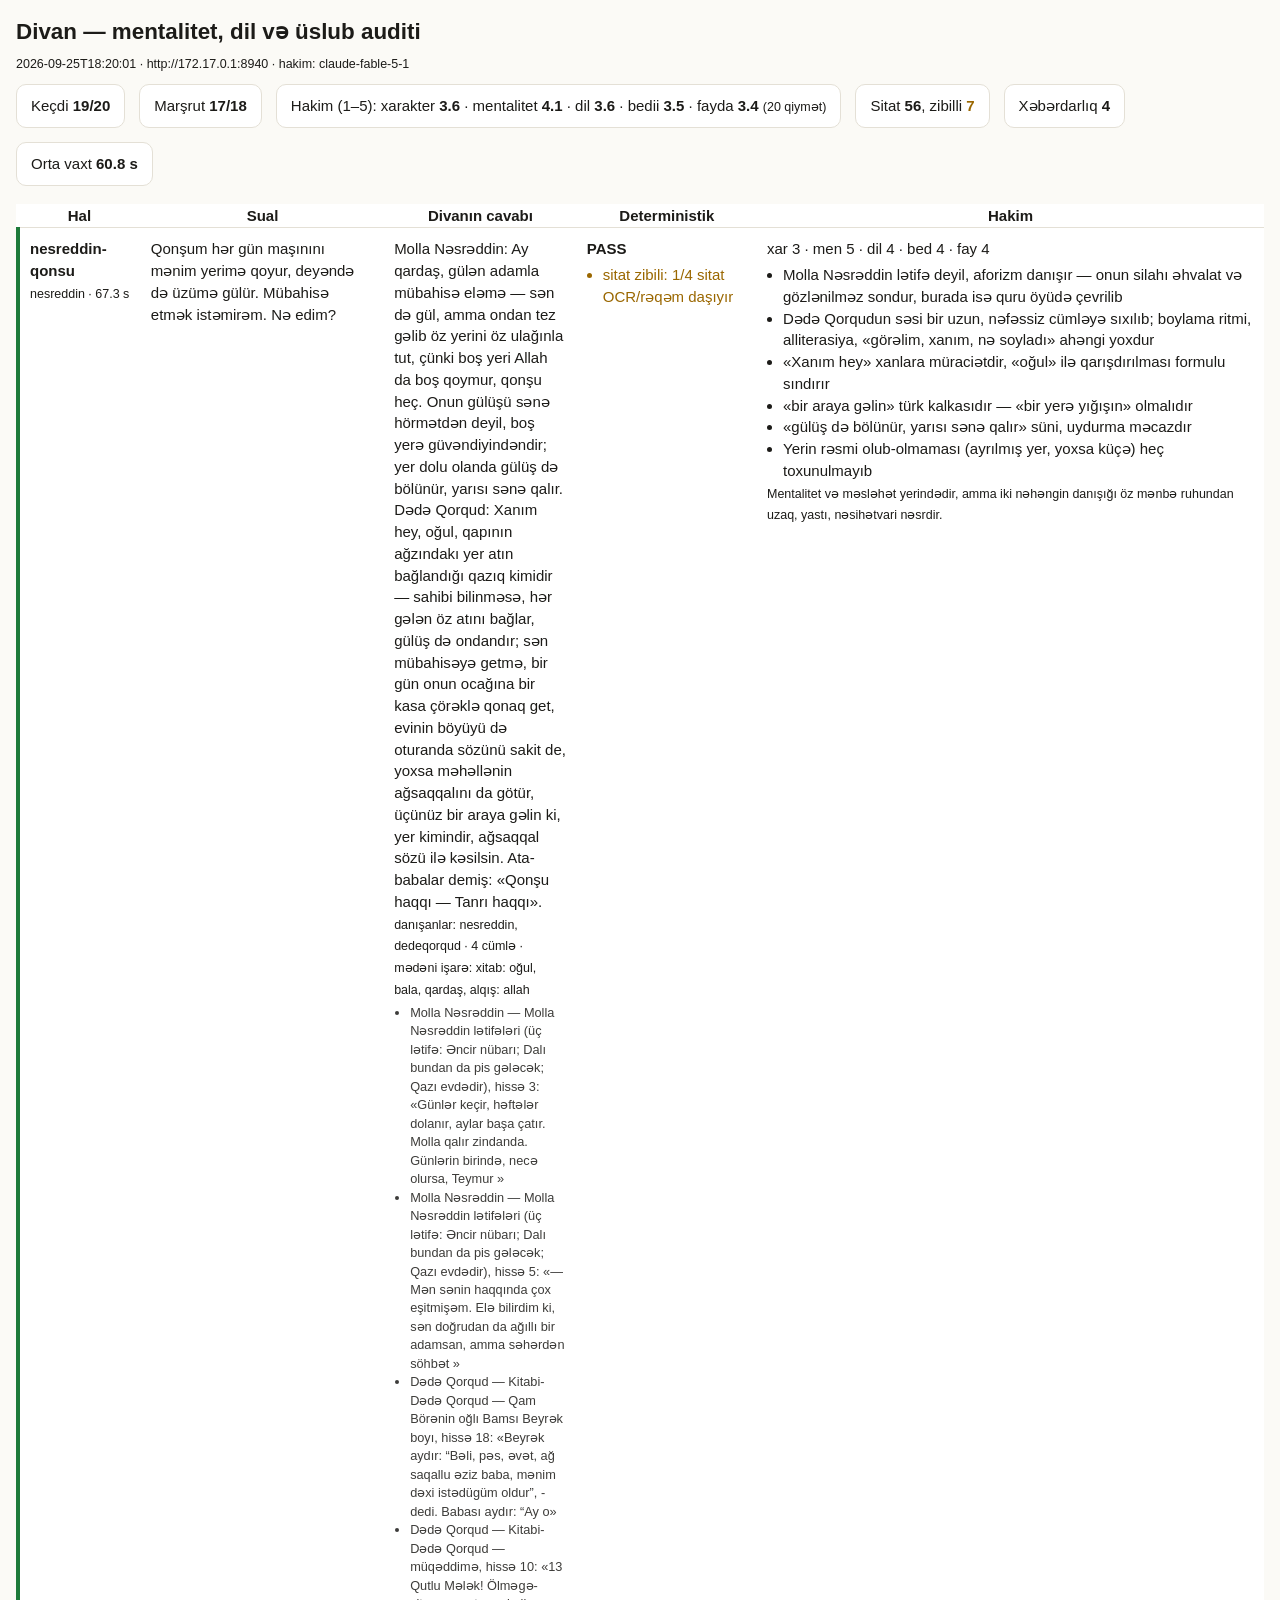
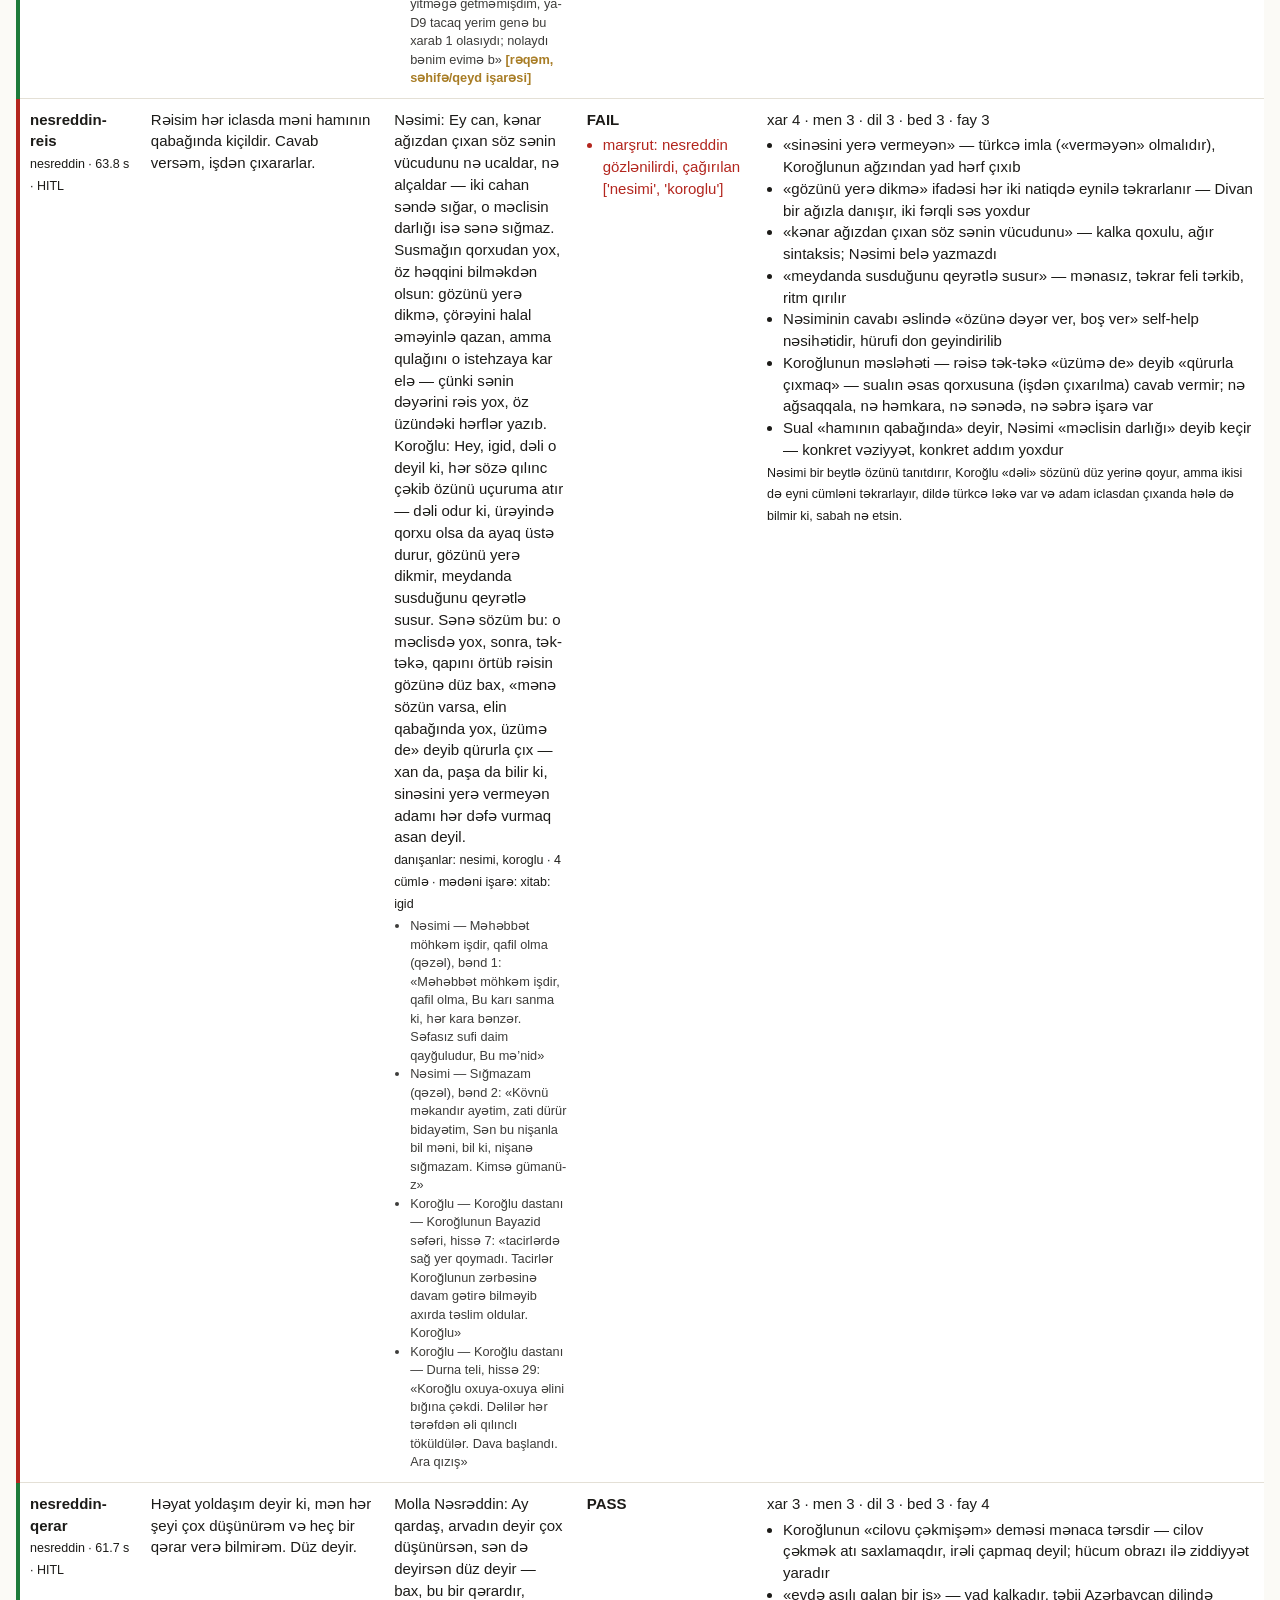
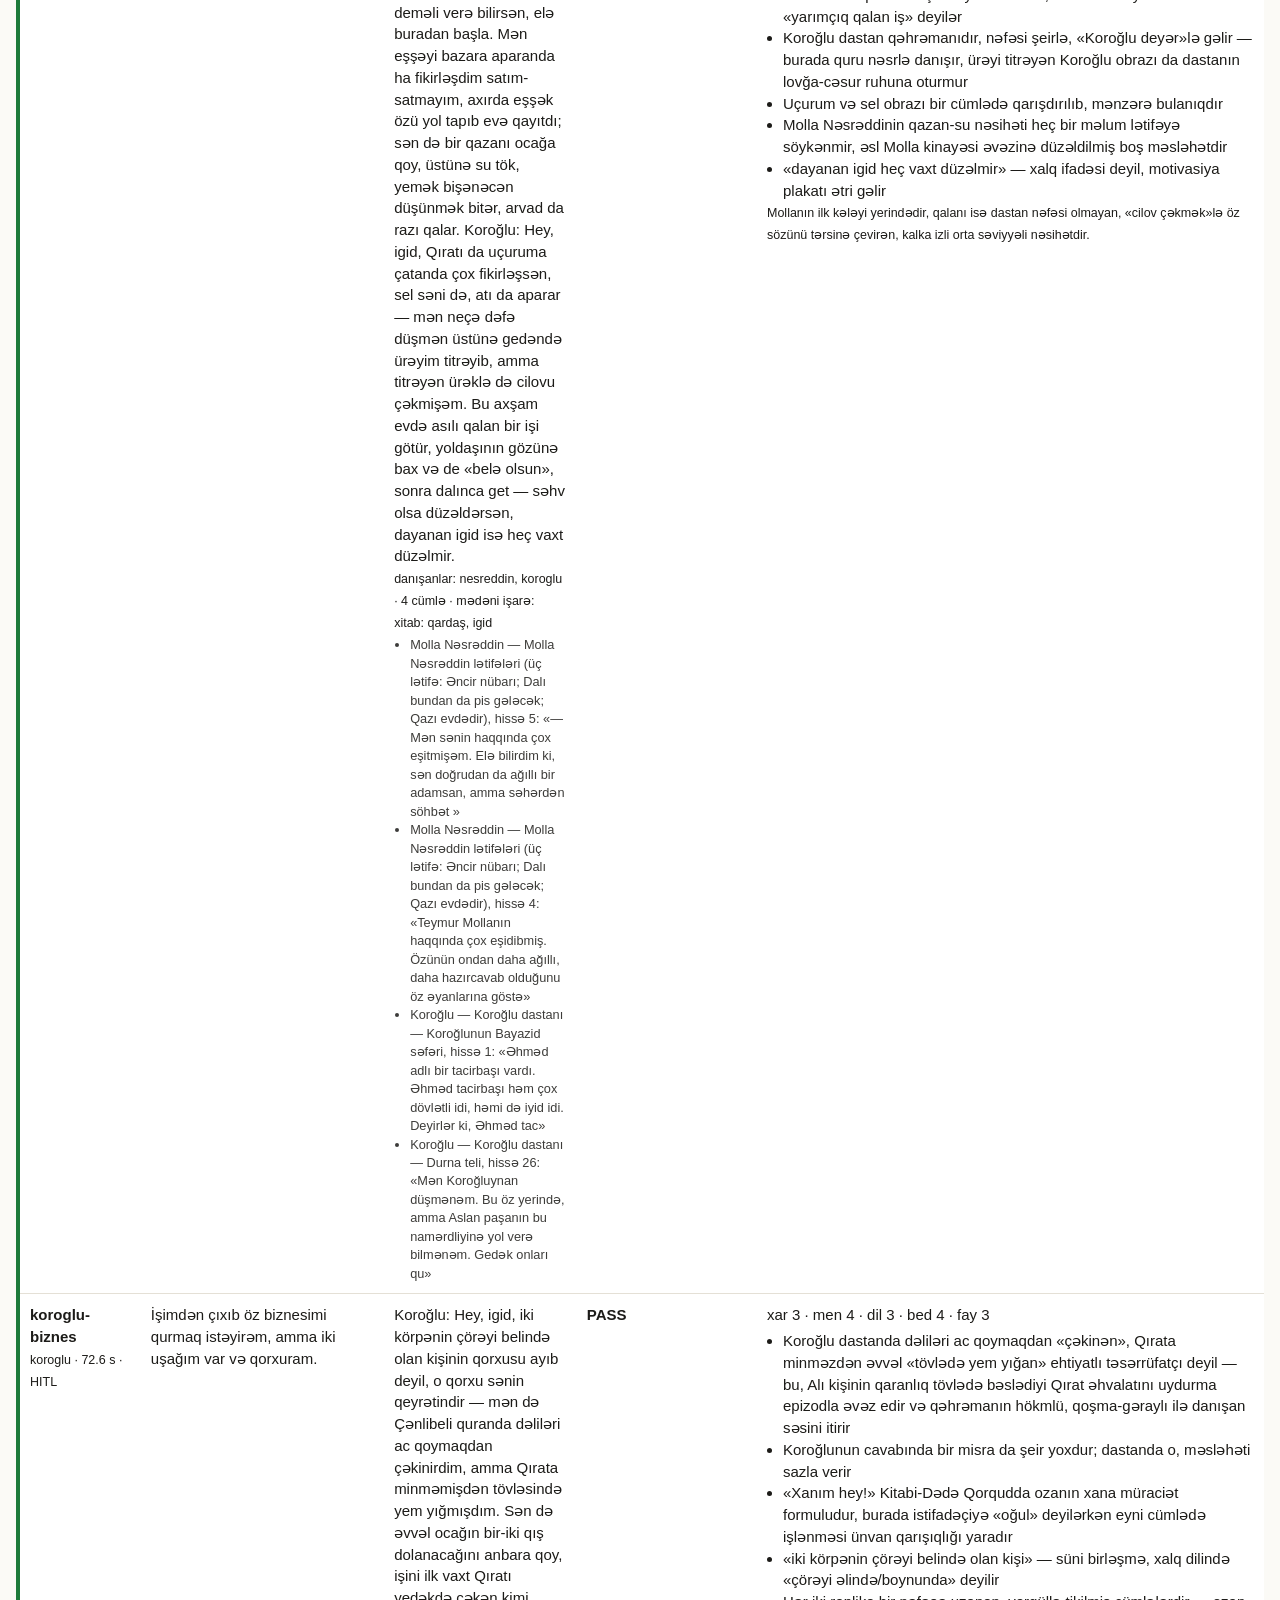
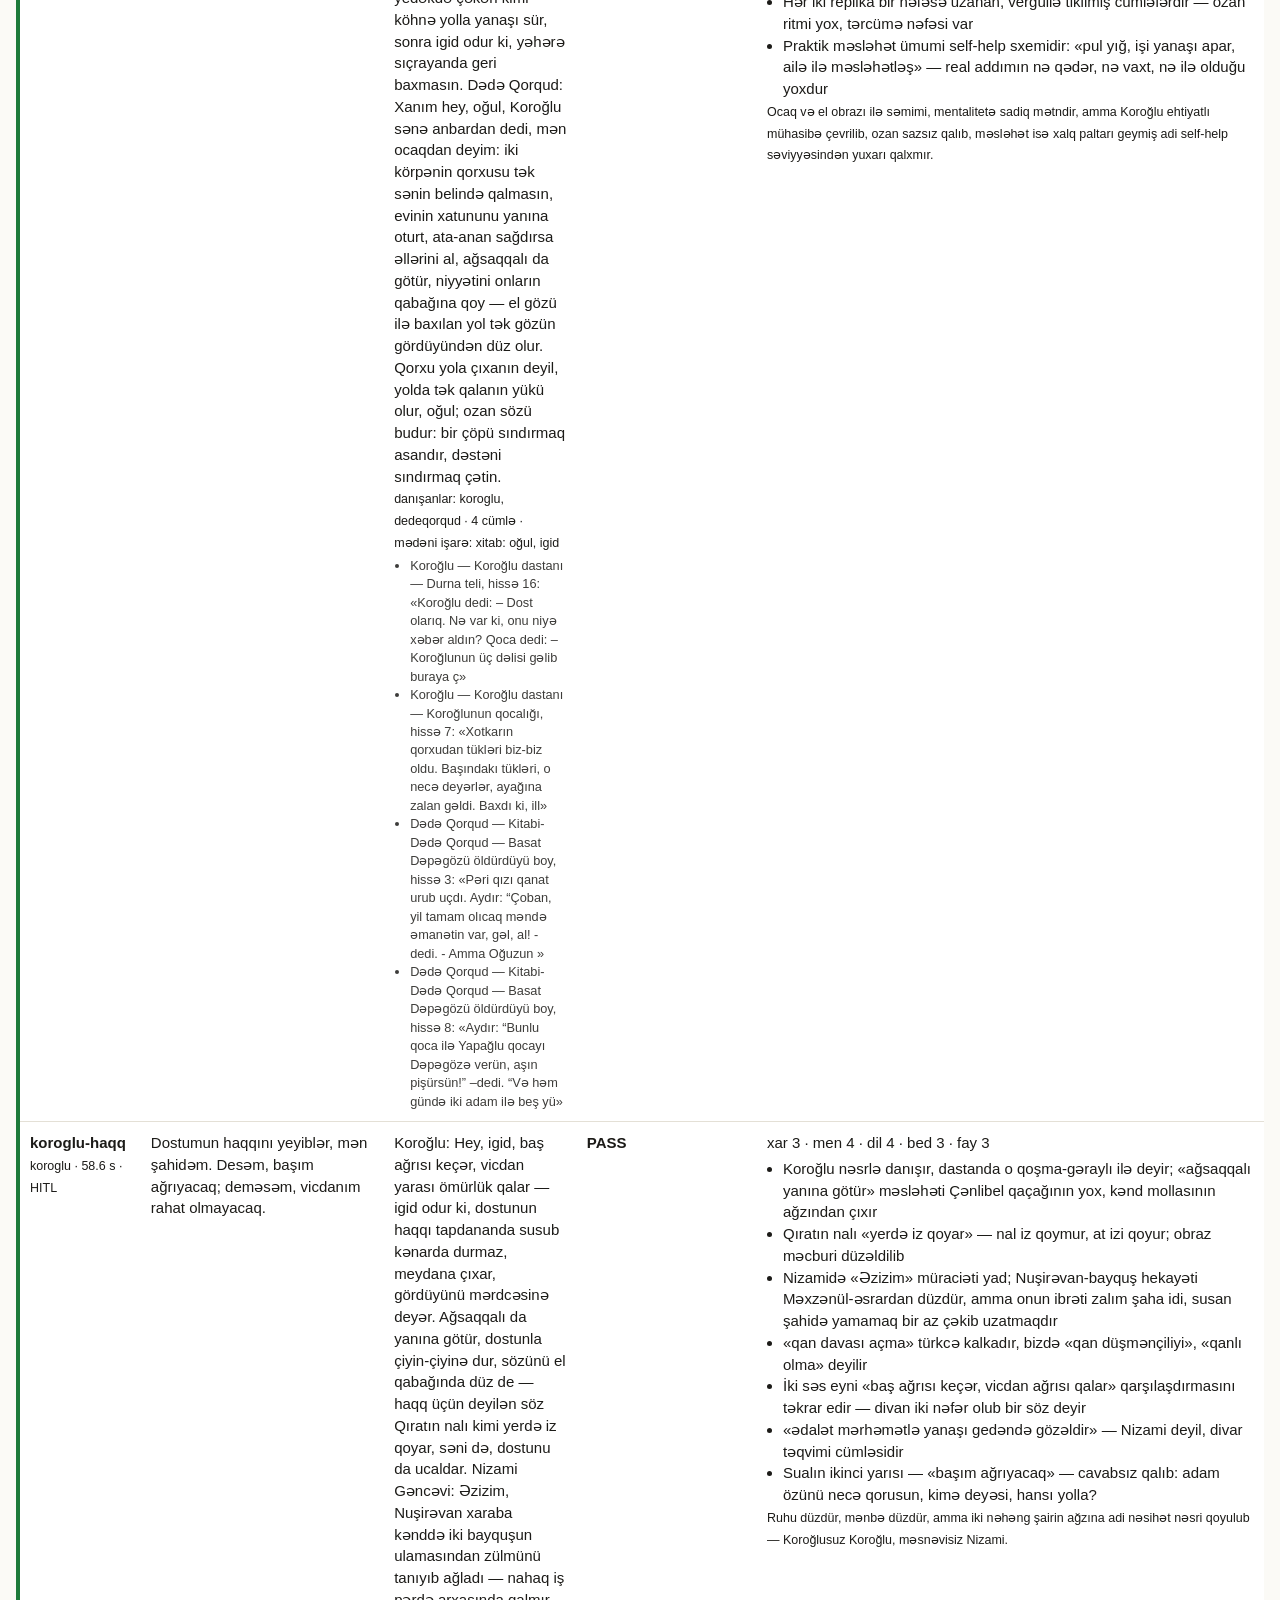
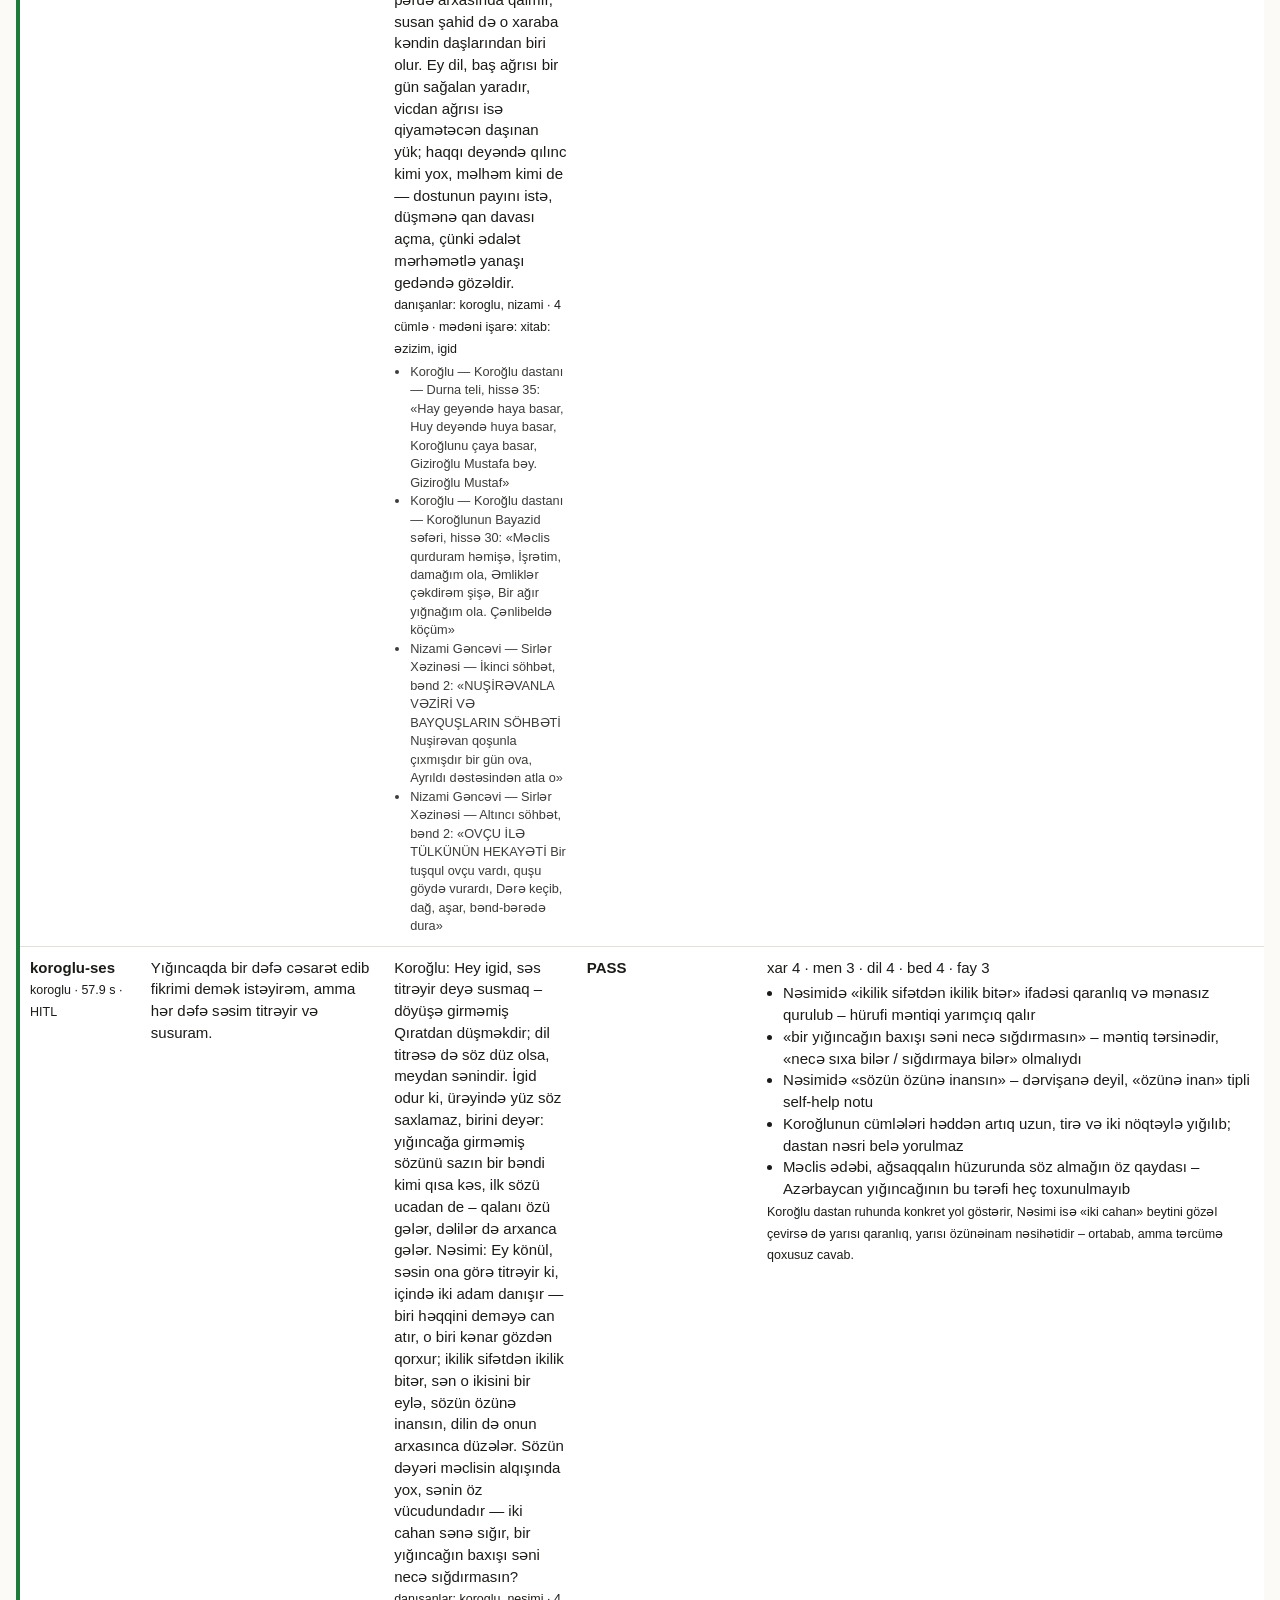
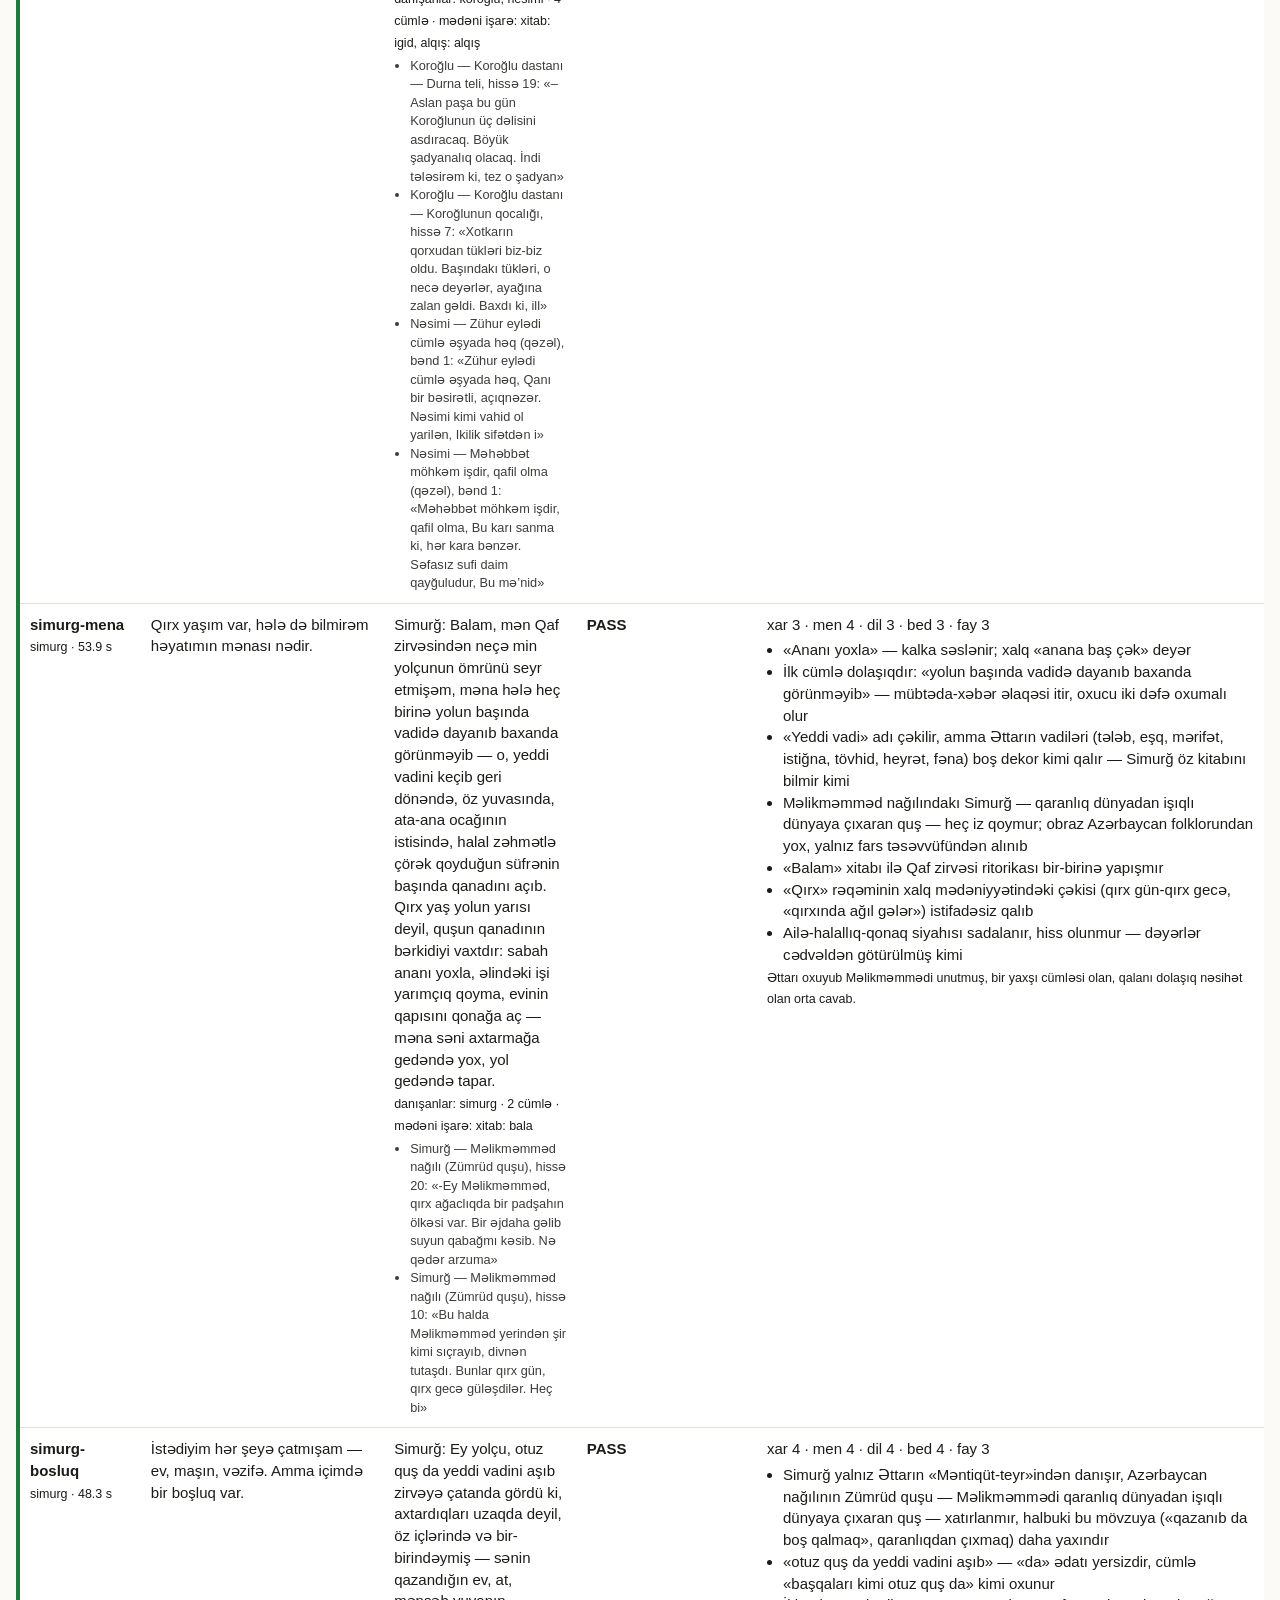
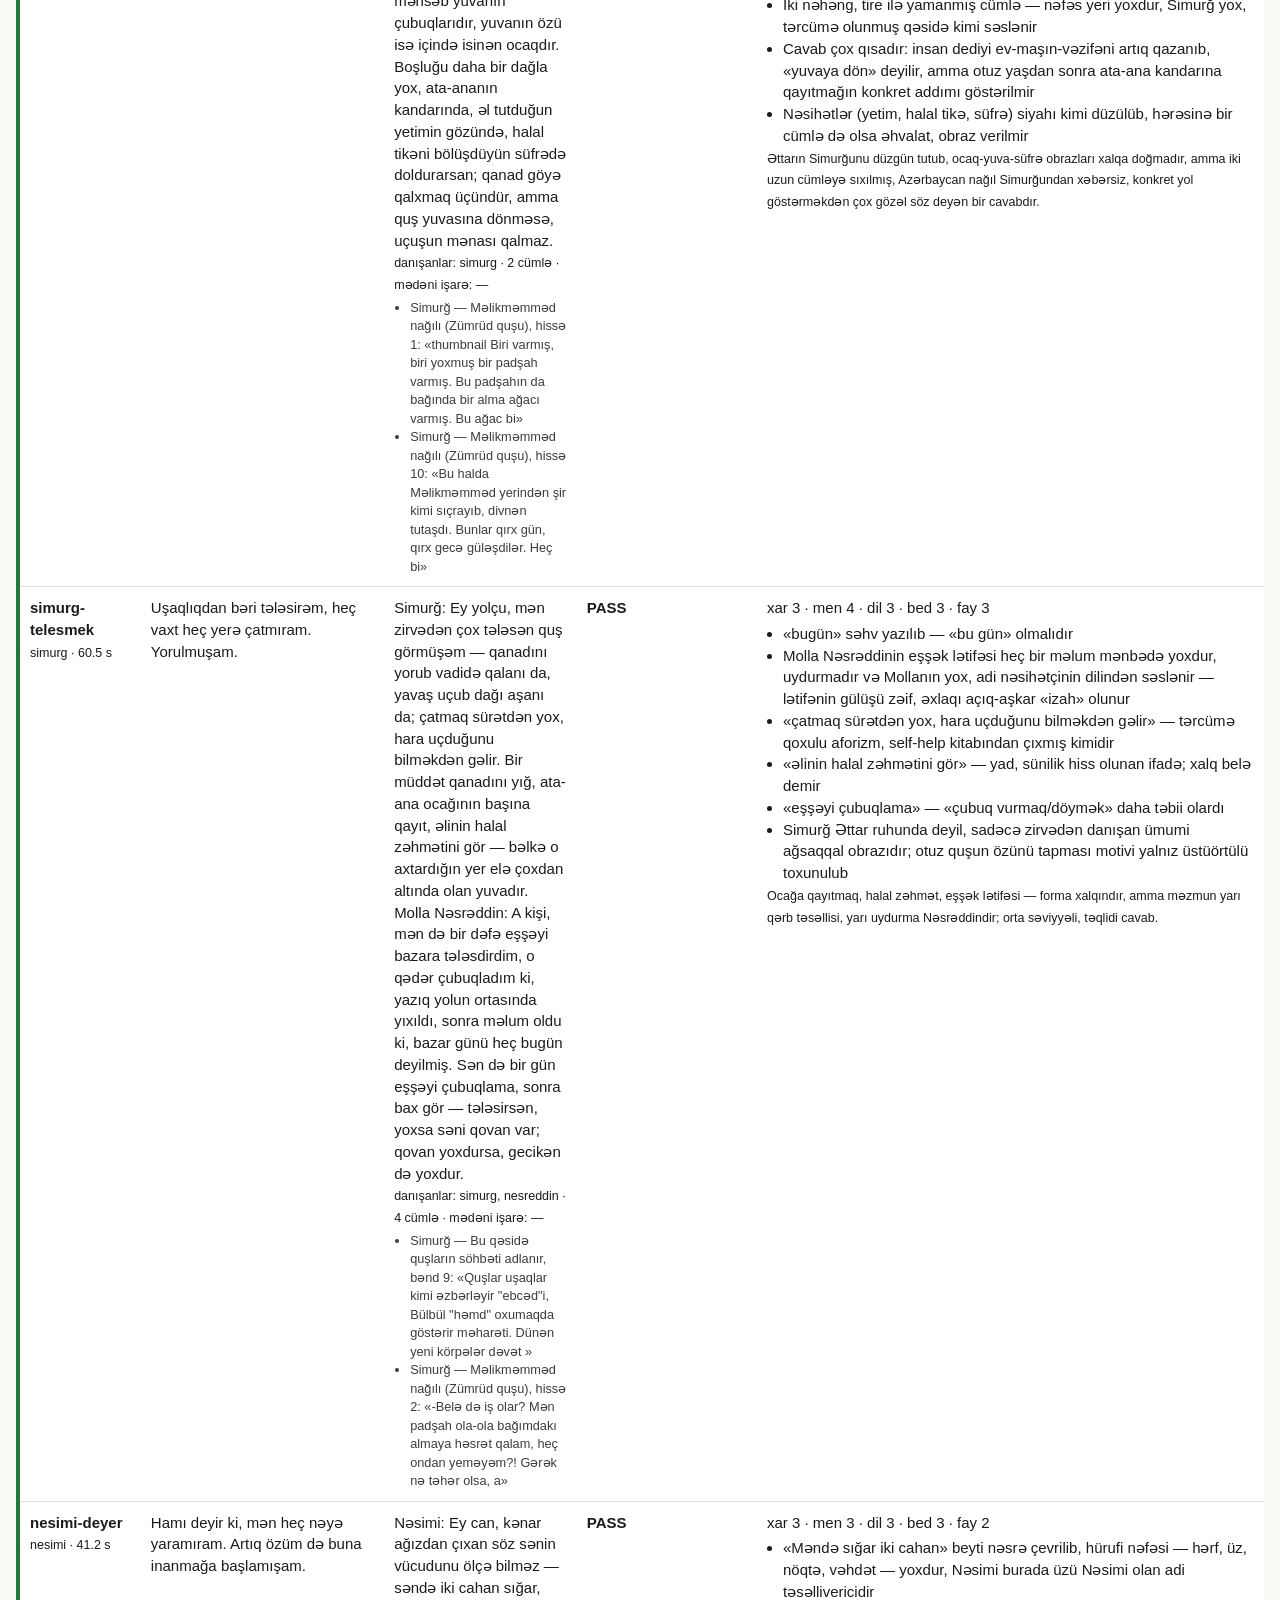
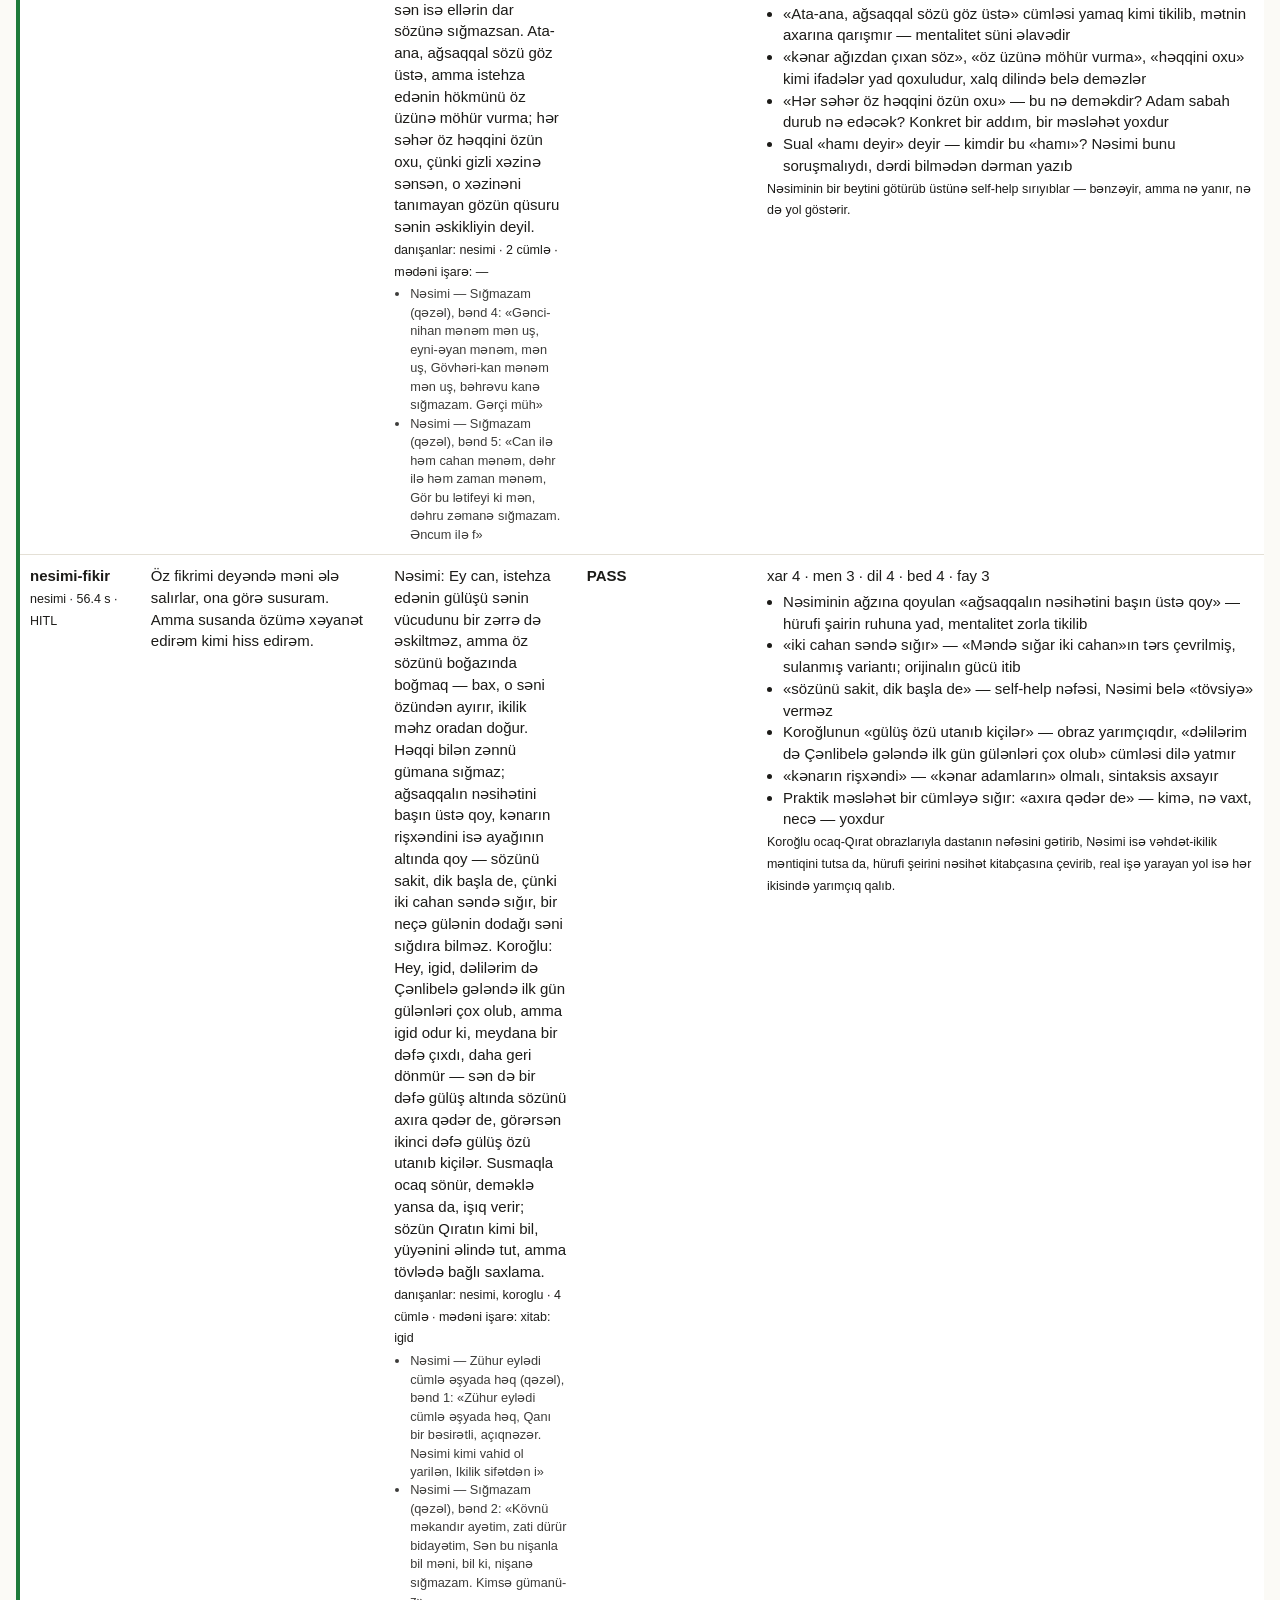
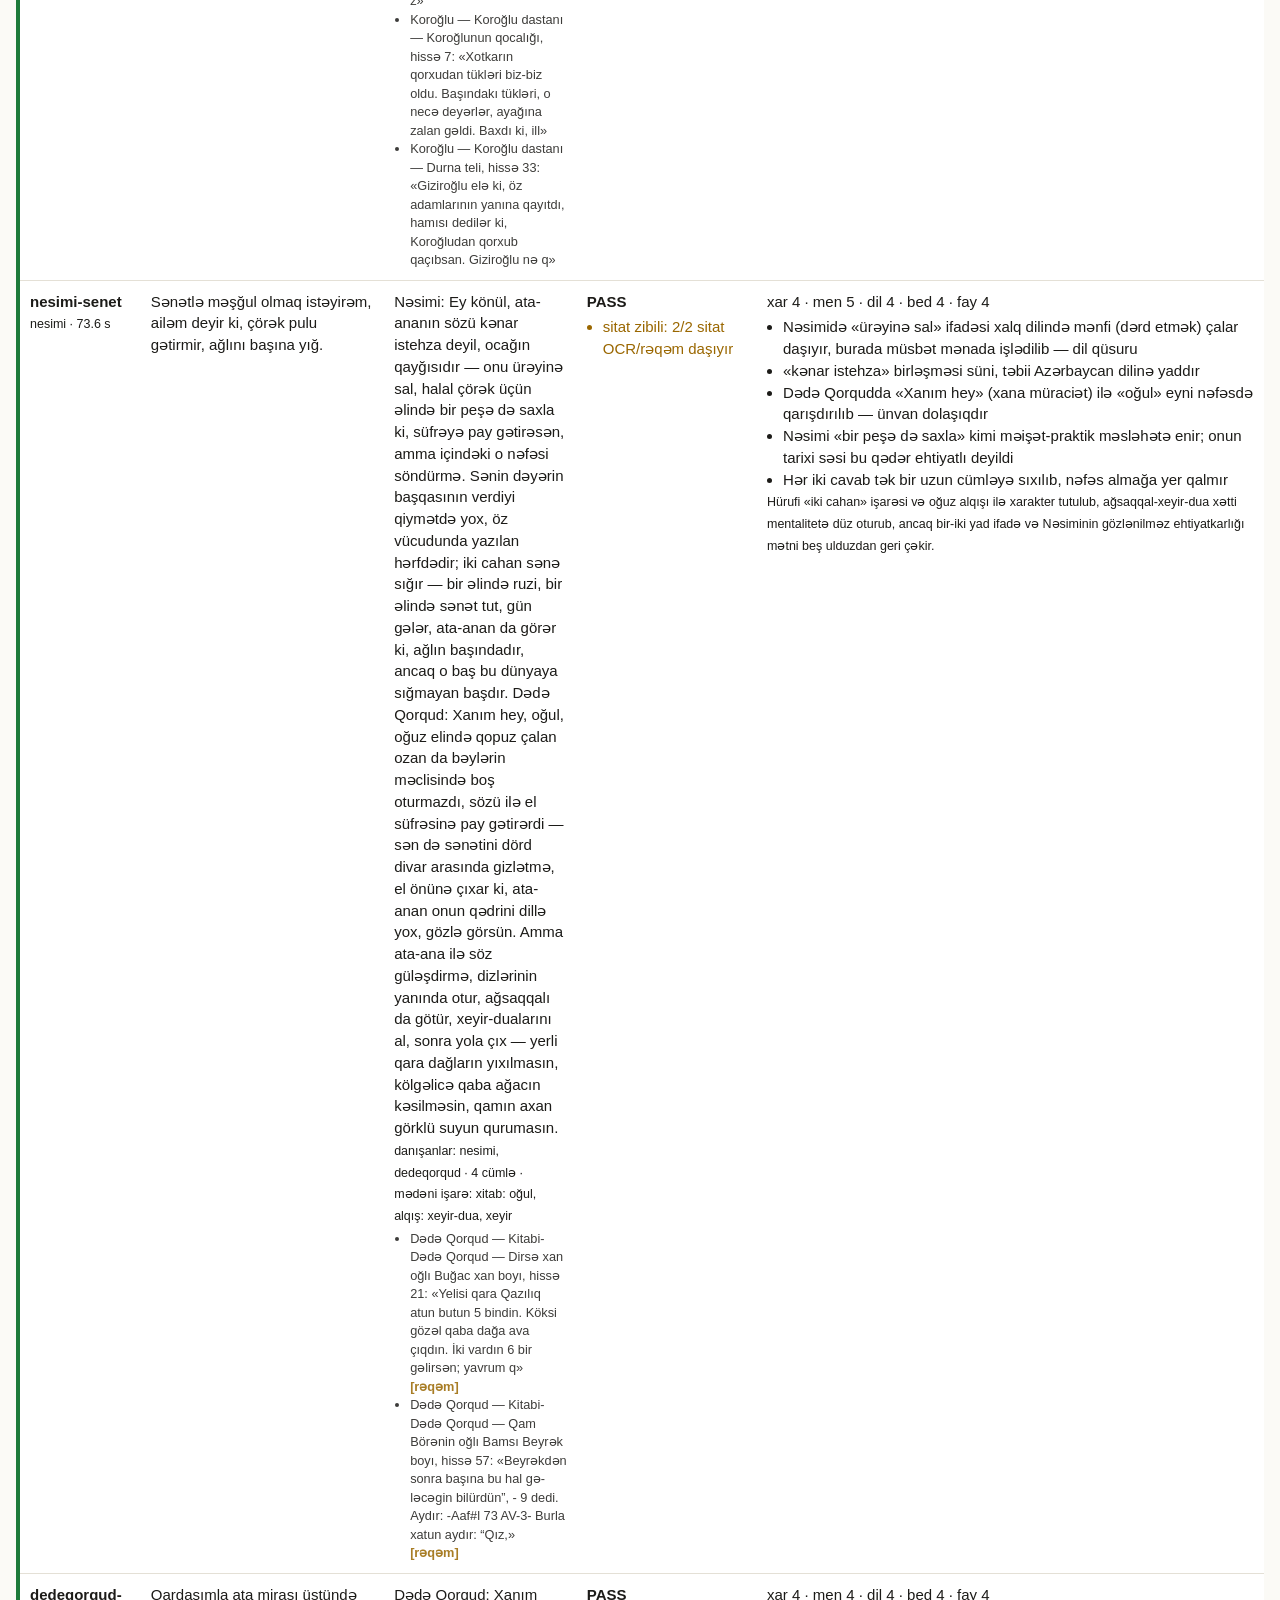
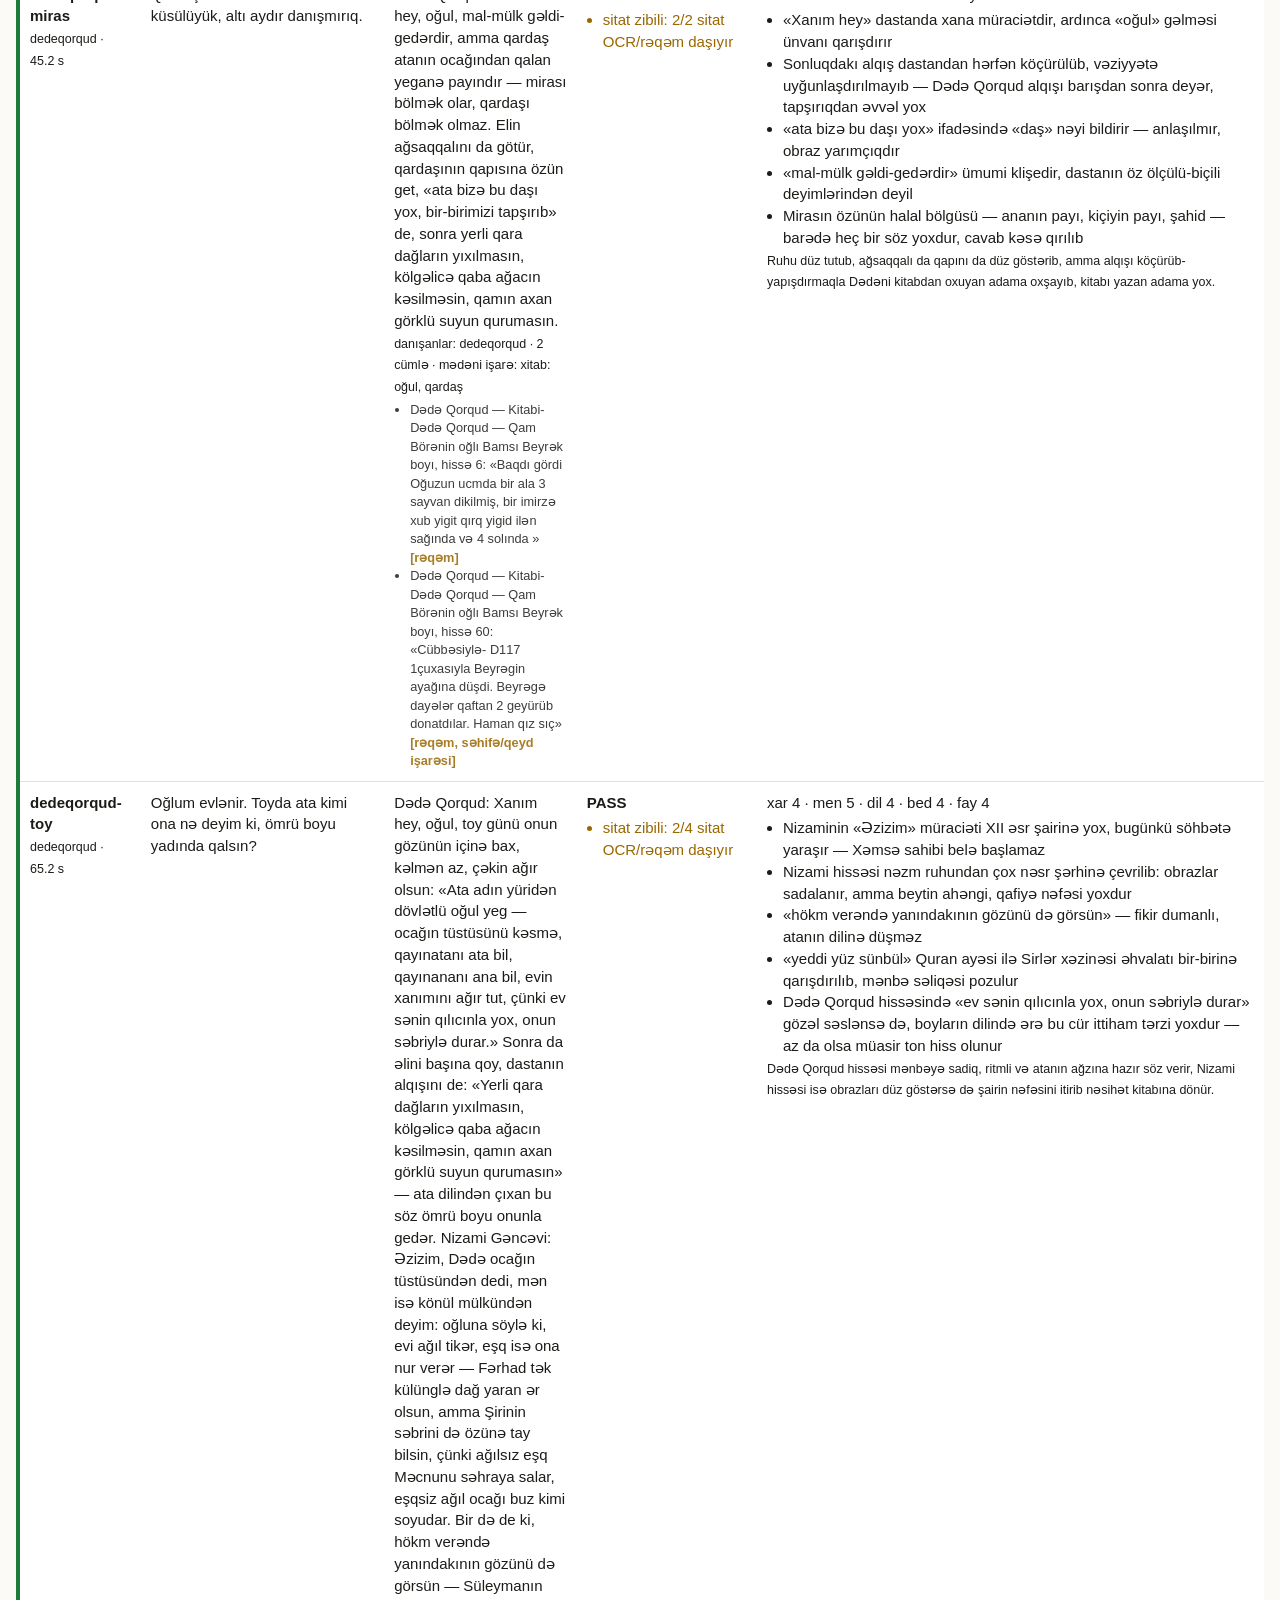
<file: apps/voice-ai-agent/output/audit-v5.html>
<!doctype html><html lang=az><head><meta charset=utf-8><title>Divan audit</title>
<style>:root{--bg:#fbfaf6;--fg:#1c1b18;--card:#fff;--line:#e4e0d6;--pass:#1d7a3a;--fail:#b3261e;--warn:#9a6700}
@media(prefers-color-scheme:dark){:root:not([data-theme=light]){--bg:#151412;--fg:#ece9e1;--card:#1e1c19;--line:#33302a}}
:root[data-theme=dark]{--bg:#151412;--fg:#ece9e1;--card:#1e1c19;--line:#33302a}
body{margin:0;padding:16px;background:var(--bg);color:var(--fg);font:15px/1.45 -apple-system,Inter,sans-serif}
h1{font-size:1.4rem;margin:0 0 4px} .sum{display:flex;gap:14px;flex-wrap:wrap;margin:10px 0 18px}
.sum div{background:var(--card);border:1px solid var(--line);border-radius:10px;padding:10px 14px}
table{width:100%;border-collapse:collapse;background:var(--card)} td{border-top:1px solid var(--line);padding:10px;vertical-align:top}
tr.pass td:first-child{border-left:4px solid var(--pass)} tr.fail td:first-child{border-left:4px solid var(--fail)}
.f{color:var(--fail)} .w{color:var(--warn)} .reply{max-width:46ch} ul{margin:4px 0 0 16px;padding:0} .cites{font-size:.85em;opacity:.85}
@media(max-width:700px){table,tbody,tr,td{display:block} td{border:0} tr{border-top:1px solid var(--line);padding:8px 0}}</style></head>
<body><h1>Divan — mentalitet, dil və üslub auditi</h1>
<div><small>2026-09-25T18:20:01 · http://172.17.0.1:8940 · hakim: claude-fable-5-1</small></div>
<div class=sum><div>Keçdi <b>19/20</b></div><div>Marşrut <b>17/18</b></div>
<div>Hakim (1–5): xarakter <b>3.6</b> · mentalitet <b>4.1</b> · dil <b>3.6</b> · bedii <b>3.5</b> · fayda <b>3.4</b> <small>(20 qiymət)</small></div>
<div>Sitat <b>56</b>, zibilli <b class=w>7</b></div>
<div>Xəbərdarlıq <b>4</b></div><div>Orta vaxt <b>60.8 s</b></div></div>
<table><tr><th>Hal</th><th>Sual</th><th>Divanın cavabı</th><th>Deterministik</th><th>Hakim</th></tr><tr class=pass>
<td><b>nesreddin-qonsu</b><br><small>nesreddin · 67.3 s</small></td>
<td>Qonşum hər gün maşınını mənim yerimə qoyur, deyəndə də üzümə gülür. Mübahisə etmək istəmirəm. Nə edim?</td>
<td class=reply>Molla Nəsrəddin: Ay qardaş, gülən adamla mübahisə eləmə — sən də gül, amma ondan tez gəlib öz yerini öz ulağınla tut, çünki boş yeri Allah da boş qoymur, qonşu heç. Onun gülüşü sənə hörmətdən deyil, boş yerə güvəndiyindəndir; yer dolu olanda gülüş də bölünür, yarısı sənə qalır.

Dədə Qorqud: Xanım hey, oğul, qapının ağzındakı yer atın bağlandığı qazıq kimidir — sahibi bilinməsə, hər gələn öz atını bağlar, gülüş də ondandır; sən mübahisəyə getmə, bir gün onun ocağına bir kasa çörəklə qonaq get, evinin böyüyü də oturanda sözünü sakit de, yoxsa məhəllənin ağsaqqalını da götür, üçünüz bir araya gəlin ki, yer kimindir, ağsaqqal sözü ilə kəsilsin. Ata-babalar demiş: «Qonşu haqqı — Tanrı haqqı».<br><small>danışanlar: nesreddin, dedeqorqud · 4 cümlə · mədəni işarə: xitab: oğul, bala, qardaş, alqış: allah</small>
<ul class=cites><li>Molla Nəsrəddin — Molla Nəsrəddin lətifələri (üç lətifə: Əncir nübarı; Dalı bundan da pis gələcək; Qazı evdədir), hissə 3: «Günlər keçir, həftələr dolanır, aylar başa çatır. Molla qalır zindanda. Günlərin birində, necə olursa, Teymur »</li><li>Molla Nəsrəddin — Molla Nəsrəddin lətifələri (üç lətifə: Əncir nübarı; Dalı bundan da pis gələcək; Qazı evdədir), hissə 5: «— Mən sənin haqqında çox eşitmişəm. Elə bilirdim ki, sən doğrudan da ağıllı bir adamsan, amma səhərdən söhbət »</li><li>Dədə Qorqud — Kitabi-Dədə Qorqud — Qam Börənin oğlı Bamsı Beyrək boyı, hissə 18: «Beyrək aydır: “Bəli, pəs, əvət, ağ saqallu əziz baba, mənim dəxi istədügüm oldur”, - dedi. Babası aydır: “Ay o»</li><li>Dədə Qorqud — Kitabi-Dədə Qorqud — müqəddimə, hissə 10: «13 Qutlu Mələk! Ölməgə-yitməgə getməmişdim, ya- D9 tacaq yerim genə bu xarab 1 olasıydı; nolaydı bənim evimə b» <b class=w>[rəqəm, səhifə/qeyd işarəsi]</b></li></ul></td>
<td><b>PASS</b><ul><li class=w>sitat zibili: 1/4 sitat OCR/rəqəm daşıyır</li></ul></td>
<td>xar 3 · men 5 · dil 4 · bed 4 · fay 4<ul><li>Molla Nəsrəddin lətifə deyil, aforizm danışır — onun silahı əhvalat və gözlənilməz sondur, burada isə quru öyüdə çevrilib</li><li>Dədə Qorqudun səsi bir uzun, nəfəssiz cümləyə sıxılıb; boylama ritmi, alliterasiya, «görəlim, xanım, nə soyladı» ahəngi yoxdur</li><li>«Xanım hey» xanlara müraciətdir, «oğul» ilə qarışdırılması formulu sındırır</li><li>«bir araya gəlin» türk kalkasıdır — «bir yerə yığışın» olmalıdır</li><li>«gülüş də bölünür, yarısı sənə qalır» süni, uydurma məcazdır</li><li>Yerin rəsmi olub-olmaması (ayrılmış yer, yoxsa küçə) heç toxunulmayıb</li></ul><small>Mentalitet və məsləhət yerindədir, amma iki nəhəngin danışığı öz mənbə ruhundan uzaq, yastı, nəsihətvari nəsrdir.</small></td>
</tr><tr class=fail>
<td><b>nesreddin-reis</b><br><small>nesreddin · 63.8 s · HITL</small></td>
<td>Rəisim hər iclasda məni hamının qabağında kiçildir. Cavab versəm, işdən çıxararlar.</td>
<td class=reply>Nəsimi: Ey can, kənar ağızdan çıxan söz sənin vücudunu nə ucaldar, nə alçaldar — iki cahan səndə sığar, o məclisin darlığı isə sənə sığmaz. Susmağın qorxudan yox, öz həqqini bilməkdən olsun: gözünü yerə dikmə, çörəyini halal əməyinlə qazan, amma qulağını o istehzaya kar elə — çünki sənin dəyərini rəis yox, öz üzündəki hərflər yazıb.

Koroğlu: Hey, igid, dəli o deyil ki, hər sözə qılınc çəkib özünü uçuruma atır — dəli odur ki, ürəyində qorxu olsa da ayaq üstə durur, gözünü yerə dikmir, meydanda susduğunu qeyrətlə susur. Sənə sözüm bu: o məclisdə yox, sonra, tək-təkə, qapını örtüb rəisin gözünə düz bax, «mənə sözün varsa, elin qabağında yox, üzümə de» deyib qürurla çıx — xan da, paşa da bilir ki, sinəsini yerə vermeyən adamı hər dəfə vurmaq asan deyil.<br><small>danışanlar: nesimi, koroglu · 4 cümlə · mədəni işarə: xitab: igid</small>
<ul class=cites><li>Nəsimi — Məhəbbət möhkəm işdir, qafil olma (qəzəl), bənd 1: «Məhəbbət möhkəm işdir, qafil olma,
Bu karı sanma ki, hər kara bənzər.

Səfasız sufi daim qayğuludur,
Bu mə’nid»</li><li>Nəsimi — Sığmazam (qəzəl), bənd 2: «Kövnü məkandır ayətim, zati dürür bidayətim,
Sən bu nişanla bil məni, bil ki, nişanə sığmazam.

Kimsə gümanü-z»</li><li>Koroğlu — Koroğlu dastanı — Koroğlunun Bayazid səfəri, hissə 7: «tacirlərdə sağ yer qoymadı. Tacirlər Koroğlunun zərbəsinə davam gətirə bilməyib axırda təslim oldular. Koroğlu»</li><li>Koroğlu — Koroğlu dastanı — Durna teli, hissə 29: «Koroğlu oxuya-oxuya əlini bığına çəkdi. Dəlilər hər tərəfdən əli qılınclı töküldülər. Dava başlandı. Ara qızış»</li></ul></td>
<td><b>FAIL</b><ul><li class=f>marşrut: nesreddin gözlənilirdi, çağırılan [&#x27;nesimi&#x27;, &#x27;koroglu&#x27;]</li></ul></td>
<td>xar 4 · men 3 · dil 3 · bed 3 · fay 3<ul><li>«sinəsini yerə vermeyən» — türkcə imla («verməyən» olmalıdır), Koroğlunun ağzından yad hərf çıxıb</li><li>«gözünü yerə dikmə» ifadəsi hər iki natiqdə eynilə təkrarlanır — Divan bir ağızla danışır, iki fərqli səs yoxdur</li><li>«kənar ağızdan çıxan söz sənin vücudunu» — kalka qoxulu, ağır sintaksis; Nəsimi belə yazmazdı</li><li>«meydanda susduğunu qeyrətlə susur» — mənasız, təkrar feli tərkib, ritm qırılır</li><li>Nəsiminin cavabı əslində «özünə dəyər ver, boş ver» self-help nəsihətidir, hürufi don geyindirilib</li><li>Koroğlunun məsləhəti — rəisə tək-təkə «üzümə de» deyib «qürurla çıxmaq» — sualın əsas qorxusuna (işdən çıxarılma) cavab vermir; nə ağsaqqala, nə həmkara, nə sənədə, nə səbrə işarə var</li><li>Sual «hamının qabağında» deyir, Nəsimi «məclisin darlığı» deyib keçir — konkret vəziyyət, konkret addım yoxdur</li></ul><small>Nəsimi bir beytlə özünü tanıtdırır, Koroğlu «dəli» sözünü düz yerinə qoyur, amma ikisi də eyni cümləni təkrarlayır, dildə türkcə ləkə var və adam iclasdan çıxanda hələ də bilmir ki, sabah nə etsin.</small></td>
</tr><tr class=pass>
<td><b>nesreddin-qerar</b><br><small>nesreddin · 61.7 s · HITL</small></td>
<td>Həyat yoldaşım deyir ki, mən hər şeyi çox düşünürəm və heç bir qərar verə bilmirəm. Düz deyir.</td>
<td class=reply>Molla Nəsrəddin: Ay qardaş, arvadın deyir çox düşünürsən, sən də deyirsən düz deyir — bax, bu bir qərardır, deməli verə bilirsən, elə buradan başla. Mən eşşəyi bazara aparanda ha fikirləşdim satım-satmayım, axırda eşşək özü yol tapıb evə qayıtdı; sən də bir qazanı ocağa qoy, üstünə su tök, yemək bişənəcən düşünmək bitər, arvad da razı qalar.

Koroğlu: Hey, igid, Qıratı da uçuruma çatanda çox fikirləşsən, sel səni də, atı da aparar — mən neçə dəfə düşmən üstünə gedəndə ürəyim titrəyib, amma titrəyən ürəklə də cilovu çəkmişəm. Bu axşam evdə asılı qalan bir işi götür, yoldaşının gözünə bax və de «belə olsun», sonra dalınca get — səhv olsa düzəldərsən, dayanan igid isə heç vaxt düzəlmir.<br><small>danışanlar: nesreddin, koroglu · 4 cümlə · mədəni işarə: xitab: qardaş, igid</small>
<ul class=cites><li>Molla Nəsrəddin — Molla Nəsrəddin lətifələri (üç lətifə: Əncir nübarı; Dalı bundan da pis gələcək; Qazı evdədir), hissə 5: «— Mən sənin haqqında çox eşitmişəm. Elə bilirdim ki, sən doğrudan da ağıllı bir adamsan, amma səhərdən söhbət »</li><li>Molla Nəsrəddin — Molla Nəsrəddin lətifələri (üç lətifə: Əncir nübarı; Dalı bundan da pis gələcək; Qazı evdədir), hissə 4: «Teymur Mollanın haqqında çox eşidibmiş. Özünün ondan daha ağıllı, daha hazırcavab olduğunu öz əyanlarına göstə»</li><li>Koroğlu — Koroğlu dastanı — Koroğlunun Bayazid səfəri, hissə 1: «Əhməd adlı bir tacirbaşı vardı. Əhməd tacirbaşı həm çox dövlətli idi, həmi də iyid idi. Deyirlər ki, Əhməd tac»</li><li>Koroğlu — Koroğlu dastanı — Durna teli, hissə 26: «Mən Koroğluynan düşmənəm. Bu öz yerində, amma Aslan paşanın bu namərdliyinə yol verə bilmənəm. Gedək onları qu»</li></ul></td>
<td><b>PASS</b><ul></ul></td>
<td>xar 3 · men 3 · dil 3 · bed 3 · fay 4<ul><li>Koroğlunun «cilovu çəkmişəm» deməsi mənaca tərsdir — cilov çəkmək atı saxlamaqdır, irəli çapmaq deyil; hücum obrazı ilə ziddiyyət yaradır</li><li>«evdə asılı qalan bir iş» — yad kalkadır, təbii Azərbaycan dilində «yarımçıq qalan iş» deyilər</li><li>Koroğlu dastan qəhrəmanıdır, nəfəsi şeirlə, «Koroğlu deyər»lə gəlir — burada quru nəsrlə danışır, ürəyi titrəyən Koroğlu obrazı da dastanın lovğa-cəsur ruhuna oturmur</li><li>Uçurum və sel obrazı bir cümlədə qarışdırılıb, mənzərə bulanıqdır</li><li>Molla Nəsrəddinin qazan-su nəsihəti heç bir məlum lətifəyə söykənmir, əsl Molla kinayəsi əvəzinə düzəldilmiş boş məsləhətdir</li><li>«dayanan igid heç vaxt düzəlmir» — xalq ifadəsi deyil, motivasiya plakatı ətri gəlir</li></ul><small>Mollanın ilk kələyi yerindədir, qalanı isə dastan nəfəsi olmayan, «cilov çəkmək»lə öz sözünü tərsinə çevirən, kalka izli orta səviyyəli nəsihətdir.</small></td>
</tr><tr class=pass>
<td><b>koroglu-biznes</b><br><small>koroglu · 72.6 s · HITL</small></td>
<td>İşimdən çıxıb öz biznesimi qurmaq istəyirəm, amma iki uşağım var və qorxuram.</td>
<td class=reply>Koroğlu: Hey, igid, iki körpənin çörəyi belində olan kişinin qorxusu ayıb deyil, o qorxu sənin qeyrətindir — mən də Çənlibeli quranda dəliləri ac qoymaqdan çəkinirdim, amma Qırata minməmişdən tövləsində yem yığmışdım. Sən də əvvəl ocağın bir-iki qış dolanacağını anbara qoy, işini ilk vaxt Qıratı yedəkdə çəkən kimi köhnə yolla yanaşı sür, sonra igid odur ki, yəhərə sıçrayanda geri baxmasın.

Dədə Qorqud: Xanım hey, oğul, Koroğlu sənə anbardan dedi, mən ocaqdan deyim: iki körpənin qorxusu tək sənin belində qalmasın, evinin xatununu yanına oturt, ata-anan sağdırsa əllərini al, ağsaqqalı da götür, niyyətini onların qabağına qoy — el gözü ilə baxılan yol tək gözün gördüyündən düz olur. Qorxu yola çıxanın deyil, yolda tək qalanın yükü olur, oğul; ozan sözü budur: bir çöpü sındırmaq asandır, dəstəni sındırmaq çətin.<br><small>danışanlar: koroglu, dedeqorqud · 4 cümlə · mədəni işarə: xitab: oğul, igid</small>
<ul class=cites><li>Koroğlu — Koroğlu dastanı — Durna teli, hissə 16: «Koroğlu dedi: – Dost olarıq. Nə var ki, onu niyə xəbər aldın? Qoca dedi: – Koroğlunun üç dəlisi gəlib buraya ç»</li><li>Koroğlu — Koroğlu dastanı — Koroğlunun qocalığı, hissə 7: «Xotkarın qorxudan tükləri biz-biz oldu. Başındakı tükləri, o necə deyərlər, ayağına zalan gəldi. Baxdı ki, ill»</li><li>Dədə Qorqud — Kitabi-Dədə Qorqud — Basat Dəpəgözü öldürdüyü boy, hissə 3: «Pəri qızı qanat urub uçdı. Aydır: “Çoban, yil tamam olıcaq məndə əmanətin var, gəl, al! - dedi. - Amma Oğuzun »</li><li>Dədə Qorqud — Kitabi-Dədə Qorqud — Basat Dəpəgözü öldürdüyü boy, hissə 8: «Aydır: “Bunlu qoca ilə Yapağlu qocayı Dəpəgözə verün, aşın pişürsün!” –dedi. “Və həm gündə iki adam ilə beş yü»</li></ul></td>
<td><b>PASS</b><ul></ul></td>
<td>xar 3 · men 4 · dil 3 · bed 4 · fay 3<ul><li>Koroğlu dastanda dəliləri ac qoymaqdan «çəkinən», Qırata minməzdən əvvəl «tövlədə yem yığan» ehtiyatlı təsərrüfatçı deyil — bu, Alı kişinin qaranlıq tövlədə bəslədiyi Qırat əhvalatını uydurma epizodla əvəz edir və qəhrəmanın hökmlü, qoşma-gəraylı ilə danışan səsini itirir</li><li>Koroğlunun cavabında bir misra da şeir yoxdur; dastanda o, məsləhəti sazla verir</li><li>«Xanım hey!» Kitabi-Dədə Qorqudda ozanın xana müraciət formuludur, burada istifadəçiyə «oğul» deyilərkən eyni cümlədə işlənməsi ünvan qarışıqlığı yaradır</li><li>«iki körpənin çörəyi belində olan kişi» — süni birləşmə, xalq dilində «çörəyi əlində/boynunda» deyilir</li><li>Hər iki replika bir nəfəsə uzanan, vergüllə tikilmiş cümlələrdir — ozan ritmi yox, tərcümə nəfəsi var</li><li>Praktik məsləhət ümumi self-help sxemidir: «pul yığ, işi yanaşı apar, ailə ilə məsləhətləş» — real addımın nə qədər, nə vaxt, nə ilə olduğu yoxdur</li></ul><small>Ocaq və el obrazı ilə səmimi, mentalitetə sadiq mətndir, amma Koroğlu ehtiyatlı mühasibə çevrilib, ozan sazsız qalıb, məsləhət isə xalq paltarı geymiş adi self-help səviyyəsindən yuxarı qalxmır.</small></td>
</tr><tr class=pass>
<td><b>koroglu-haqq</b><br><small>koroglu · 58.6 s · HITL</small></td>
<td>Dostumun haqqını yeyiblər, mən şahidəm. Desəm, başım ağrıyacaq; deməsəm, vicdanım rahat olmayacaq.</td>
<td class=reply>Koroğlu: Hey, igid, baş ağrısı keçər, vicdan yarası ömürlük qalar — igid odur ki, dostunun haqqı tapdananda susub kənarda durmaz, meydana çıxar, gördüyünü mərdcəsinə deyər. Ağsaqqalı da yanına götür, dostunla çiyin-çiyinə dur, sözünü el qabağında düz de — haqq üçün deyilən söz Qıratın nalı kimi yerdə iz qoyar, səni də, dostunu da ucaldar.

Nizami Gəncəvi: Əzizim, Nuşirəvan xaraba kənddə iki bayquşun ulamasından zülmünü tanıyıb ağladı — nahaq iş pərdə arxasında qalmır, susan şahid də o xaraba kəndin daşlarından biri olur. Ey dil, baş ağrısı bir gün sağalan yaradır, vicdan ağrısı isə qiyamətəcən daşınan yük; haqqı deyəndə qılınc kimi yox, məlhəm kimi de — dostunun payını istə, düşmənə qan davası açma, çünki ədalət mərhəmətlə yanaşı gedəndə gözəldir.<br><small>danışanlar: koroglu, nizami · 4 cümlə · mədəni işarə: xitab: əzizim, igid</small>
<ul class=cites><li>Koroğlu — Koroğlu dastanı — Durna teli, hissə 35: «Hay geyəndə haya basar,
Huy deyəndə huya basar,
Koroğlunu çaya basar,
Giziroğlu Mustafa bəy.

Giziroğlu Mustaf»</li><li>Koroğlu — Koroğlu dastanı — Koroğlunun Bayazid səfəri, hissə 30: «Məclis qurduram həmişə,
İşrətim, damağım ola,
Əmliklər çəkdirəm şişə,
Bir ağır yığnağım ola.

Çənlibeldə köçüm»</li><li>Nizami Gəncəvi — Sirlər Xəzinəsi — İkinci söhbət, bənd 2: «NUŞİRƏVANLA VƏZİRİ VƏ BAYQUŞLARIN SÖHBƏTİ

Nuşirəvan qoşunla çıxmışdır bir gün ova,
Ayrıldı dəstəsindən atla o»</li><li>Nizami Gəncəvi — Sirlər Xəzinəsi — Altıncı söhbət, bənd 2: «OVÇU İLƏ TÜLKÜNÜN HEKAYƏTİ

Bir tuşqul ovçu vardı, quşu göydə vurardı,
Dərə keçib, dağ, aşar, bənd-bərədə dura»</li></ul></td>
<td><b>PASS</b><ul></ul></td>
<td>xar 3 · men 4 · dil 4 · bed 3 · fay 3<ul><li>Koroğlu nəsrlə danışır, dastanda o qoşma-gəraylı ilə deyir; «ağsaqqalı yanına götür» məsləhəti Çənlibel qaçağının yox, kənd mollasının ağzından çıxır</li><li>Qıratın nalı «yerdə iz qoyar» — nal iz qoymur, at izi qoyur; obraz məcburi düzəldilib</li><li>Nizamidə «Əzizim» müraciəti yad; Nuşirəvan-bayquş hekayəti Məxzənül-əsrardan düzdür, amma onun ibrəti zalım şaha idi, susan şahidə yamamaq bir az çəkib uzatmaqdır</li><li>«qan davası açma» türkcə kalkadır, bizdə «qan düşmənçiliyi», «qanlı olma» deyilir</li><li>İki səs eyni «baş ağrısı keçər, vicdan ağrısı qalar» qarşılaşdırmasını təkrar edir — divan iki nəfər olub bir söz deyir</li><li>«ədalət mərhəmətlə yanaşı gedəndə gözəldir» — Nizami deyil, divar təqvimi cümləsidir</li><li>Sualın ikinci yarısı — «başım ağrıyacaq» — cavabsız qalıb: adam özünü necə qorusun, kimə deyəsi, hansı yolla?</li></ul><small>Ruhu düzdür, mənbə düzdür, amma iki nəhəng şairin ağzına adi nəsihət nəsri qoyulub — Koroğlusuz Koroğlu, məsnəvisiz Nizami.</small></td>
</tr><tr class=pass>
<td><b>koroglu-ses</b><br><small>koroglu · 57.9 s · HITL</small></td>
<td>Yığıncaqda bir dəfə cəsarət edib fikrimi demək istəyirəm, amma hər dəfə səsim titrəyir və susuram.</td>
<td class=reply>Koroğlu: Hey igid, səs titrəyir deyə susmaq – döyüşə girməmiş Qıratdan düşməkdir; dil titrəsə də söz düz olsa, meydan sənindir. İgid odur ki, ürəyində yüz söz saxlamaz, birini deyər: yığıncağa girməmiş sözünü sazın bir bəndi kimi qısa kəs, ilk sözü ucadan de – qalanı özü gələr, dəlilər də arxanca gələr.

Nəsimi: Ey könül, səsin ona görə titrəyir ki, içində iki adam danışır — biri həqqini deməyə can atır, o biri kənar gözdən qorxur; ikilik sifətdən ikilik bitər, sən o ikisini bir eylə, sözün özünə inansın, dilin də onun arxasınca düzələr. Sözün dəyəri məclisin alqışında yox, sənin öz vücudundadır — iki cahan sənə sığır, bir yığıncağın baxışı səni necə sığdırmasın?<br><small>danışanlar: koroglu, nesimi · 4 cümlə · mədəni işarə: xitab: igid, alqış: alqış</small>
<ul class=cites><li>Koroğlu — Koroğlu dastanı — Durna teli, hissə 19: «– Aslan paşa bu gün Koroğlunun üç dəlisini asdıracaq. Böyük şadyanalıq olacaq. İndi tələsirəm ki, tez o şadyan»</li><li>Koroğlu — Koroğlu dastanı — Koroğlunun qocalığı, hissə 7: «Xotkarın qorxudan tükləri biz-biz oldu. Başındakı tükləri, o necə deyərlər, ayağına zalan gəldi. Baxdı ki, ill»</li><li>Nəsimi — Zühur eylədi cümlə əşyada həq (qəzəl), bənd 1: «Zühur eylədi cümlə əşyada həq,
Qanı bir bəsirətli, açıqnəzər.

Nəsimi kimi vahid ol yarilən,
Ikilik sifətdən i»</li><li>Nəsimi — Məhəbbət möhkəm işdir, qafil olma (qəzəl), bənd 1: «Məhəbbət möhkəm işdir, qafil olma,
Bu karı sanma ki, hər kara bənzər.

Səfasız sufi daim qayğuludur,
Bu mə’nid»</li></ul></td>
<td><b>PASS</b><ul></ul></td>
<td>xar 4 · men 3 · dil 4 · bed 4 · fay 3<ul><li>Nəsimidə «ikilik sifətdən ikilik bitər» ifadəsi qaranlıq və mənasız qurulub – hürufi məntiqi yarımçıq qalır</li><li>«bir yığıncağın baxışı səni necə sığdırmasın» – məntiq tərsinədir, «necə sıxa bilər / sığdırmaya bilər» olmalıydı</li><li>Nəsimidə «sözün özünə inansın» – dərvişanə deyil, «özünə inan» tipli self-help notu</li><li>Koroğlunun cümlələri həddən artıq uzun, tirə və iki nöqtəylə yığılıb; dastan nəsri belə yorulmaz</li><li>Məclis ədəbi, ağsaqqalın hüzurunda söz almağın öz qaydası – Azərbaycan yığıncağının bu tərəfi heç toxunulmayıb</li></ul><small>Koroğlu dastan ruhunda konkret yol göstərir, Nəsimi isə «iki cahan» beytini gözəl çevirsə də yarısı qaranlıq, yarısı özünəinam nəsihətidir – ortabab, amma tərcümə qoxusuz cavab.</small></td>
</tr><tr class=pass>
<td><b>simurg-mena</b><br><small>simurg · 53.9 s</small></td>
<td>Qırx yaşım var, hələ də bilmirəm həyatımın mənası nədir.</td>
<td class=reply>Simurğ: Balam, mən Qaf zirvəsindən neçə min yolçunun ömrünü seyr etmişəm, məna hələ heç birinə yolun başında vadidə dayanıb baxanda görünməyib — o, yeddi vadini keçib geri dönəndə, öz yuvasında, ata-ana ocağının istisində, halal zəhmətlə çörək qoyduğun süfrənin başında qanadını açıb. Qırx yaş yolun yarısı deyil, quşun qanadının bərkidiyi vaxtdır: sabah ananı yoxla, əlindəki işi yarımçıq qoyma, evinin qapısını qonağa aç — məna səni axtarmağa gedəndə yox, yol gedəndə tapar.<br><small>danışanlar: simurg · 2 cümlə · mədəni işarə: xitab: bala</small>
<ul class=cites><li>Simurğ — Məlikməmməd nağılı (Zümrüd quşu), hissə 20: «-Ey Məlikməmməd, qırx ağaclıqda bir padşahın ölkəsi var. Bir əjdaha gəlib suyun qabağmı kəsib. Nə qədər arzuma»</li><li>Simurğ — Məlikməmməd nağılı (Zümrüd quşu), hissə 10: «Bu halda Məlikməmməd yerindən şir kimi sıçrayıb, divnən tutaşdı. Bunlar qırx gün, qırx gecə güləşdilər. Heç bi»</li></ul></td>
<td><b>PASS</b><ul></ul></td>
<td>xar 3 · men 4 · dil 3 · bed 3 · fay 3<ul><li>«Ananı yoxla» — kalka səslənir; xalq «anana baş çək» deyər</li><li>İlk cümlə dolaşıqdır: «yolun başında vadidə dayanıb baxanda görünməyib» — mübtəda-xəbər əlaqəsi itir, oxucu iki dəfə oxumalı olur</li><li>«Yeddi vadi» adı çəkilir, amma Əttarın vadiləri (tələb, eşq, mərifət, istiğna, tövhid, heyrət, fəna) boş dekor kimi qalır — Simurğ öz kitabını bilmir kimi</li><li>Məlikməmməd nağılındakı Simurğ — qaranlıq dünyadan işıqlı dünyaya çıxaran quş — heç iz qoymur; obraz Azərbaycan folklorundan yox, yalnız fars təsəvvüfündən alınıb</li><li>«Balam» xitabı ilə Qaf zirvəsi ritorikası bir-birinə yapışmır</li><li>«Qırx» rəqəminin xalq mədəniyyətindəki çəkisi (qırx gün-qırx gecə, «qırxında ağıl gələr») istifadəsiz qalıb</li><li>Ailə-halallıq-qonaq siyahısı sadalanır, hiss olunmur — dəyərlər cədvəldən götürülmüş kimi</li></ul><small>Əttarı oxuyub Məlikməmmədi unutmuş, bir yaxşı cümləsi olan, qalanı dolaşıq nəsihət olan orta cavab.</small></td>
</tr><tr class=pass>
<td><b>simurg-bosluq</b><br><small>simurg · 48.3 s</small></td>
<td>İstədiyim hər şeyə çatmışam — ev, maşın, vəzifə. Amma içimdə bir boşluq var.</td>
<td class=reply>Simurğ: Ey yolçu, otuz quş da yeddi vadini aşıb zirvəyə çatanda gördü ki, axtardıqları uzaqda deyil, öz içlərində və bir-birindəymiş — sənin qazandığın ev, at, mənsəb yuvanın çubuqlarıdır, yuvanın özü isə içində isinən ocaqdır. Boşluğu daha bir dağla yox, ata-ananın kandarında, əl tutduğun yetimin gözündə, halal tikəni bölüşdüyün süfrədə doldurarsan; qanad göyə qalxmaq üçündür, amma quş yuvasına dönməsə, uçuşun mənası qalmaz.<br><small>danışanlar: simurg · 2 cümlə · mədəni işarə: —</small>
<ul class=cites><li>Simurğ — Məlikməmməd nağılı (Zümrüd quşu), hissə 1: «thumbnail
Biri varmış, biri yoxmuş bir padşah varmış. Bu padşahın da bağında bir alma ağacı varmış. Bu ağac bi»</li><li>Simurğ — Məlikməmməd nağılı (Zümrüd quşu), hissə 10: «Bu halda Məlikməmməd yerindən şir kimi sıçrayıb, divnən tutaşdı. Bunlar qırx gün, qırx gecə güləşdilər. Heç bi»</li></ul></td>
<td><b>PASS</b><ul></ul></td>
<td>xar 4 · men 4 · dil 4 · bed 4 · fay 3<ul><li>Simurğ yalnız Əttarın «Məntiqüt-teyr»indən danışır, Azərbaycan nağılının Zümrüd quşu — Məlikməmmədi qaranlıq dünyadan işıqlı dünyaya çıxaran quş — xatırlanmır, halbuki bu mövzuya («qazanıb da boş qalmaq», qaranlıqdan çıxmaq) daha yaxındır</li><li>«otuz quş da yeddi vadini aşıb» — «da» ədatı yersizdir, cümlə «başqaları kimi otuz quş da» kimi oxunur</li><li>İki nəhəng, tire ilə yamanmış cümlə — nəfəs yeri yoxdur, Simurğ yox, tərcümə olunmuş qəsidə kimi səslənir</li><li>Cavab çox qısadır: insan dediyi ev-maşın-vəzifəni artıq qazanıb, «yuvaya dön» deyilir, amma otuz yaşdan sonra ata-ana kandarına qayıtmağın konkret addımı göstərilmir</li><li>Nəsihətlər (yetim, halal tikə, süfrə) siyahı kimi düzülüb, hərəsinə bir cümlə də olsa əhvalat, obraz verilmir</li></ul><small>Əttarın Simurğunu düzgün tutub, ocaq-yuva-süfrə obrazları xalqa doğmadır, amma iki uzun cümləyə sıxılmış, Azərbaycan nağıl Simurğundan xəbərsiz, konkret yol göstərməkdən çox gözəl söz deyən bir cavabdır.</small></td>
</tr><tr class=pass>
<td><b>simurg-telesmek</b><br><small>simurg · 60.5 s</small></td>
<td>Uşaqlıqdan bəri tələsirəm, heç vaxt heç yerə çatmıram. Yorulmuşam.</td>
<td class=reply>Simurğ: Ey yolçu, mən zirvədən çox tələsən quş görmüşəm — qanadını yorub vadidə qalanı da, yavaş uçub dağı aşanı da; çatmaq sürətdən yox, hara uçduğunu bilməkdən gəlir. Bir müddət qanadını yığ, ata-ana ocağının başına qayıt, əlinin halal zəhmətini gör — bəlkə o axtardığın yer elə çoxdan altında olan yuvadır.

Molla Nəsrəddin: A kişi, mən də bir dəfə eşşəyi bazara tələsdirdim, o qədər çubuqladım ki, yazıq yolun ortasında yıxıldı, sonra məlum oldu ki, bazar günü heç bugün deyilmiş. Sən də bir gün eşşəyi çubuqlama, sonra bax gör — tələsirsən, yoxsa səni qovan var; qovan yoxdursa, gecikən də yoxdur.<br><small>danışanlar: simurg, nesreddin · 4 cümlə · mədəni işarə: —</small>
<ul class=cites><li>Simurğ — Bu qəsidə quşların söhbəti adlanır, bənd 9: «Quşlar uşaqlar kimi əzbərləyir &quot;ebcəd&quot;i,
Bülbül &quot;həmd&quot; oxumaqda göstərir məharəti.

Dünən yeni körpələr dəvət »</li><li>Simurğ — Məlikməmməd nağılı (Zümrüd quşu), hissə 2: «-Belə də iş olar? Mən padşah ola-ola bağımdakı almaya həsrət qalam, heç ondan yeməyəm?! Gərək nə təhər olsa, a»</li></ul></td>
<td><b>PASS</b><ul></ul></td>
<td>xar 3 · men 4 · dil 3 · bed 3 · fay 3<ul><li>«bugün» səhv yazılıb — «bu gün» olmalıdır</li><li>Molla Nəsrəddinin eşşək lətifəsi heç bir məlum mənbədə yoxdur, uydurmadır və Mollanın yox, adi nəsihətçinin dilindən səslənir — lətifənin gülüşü zəif, əxlaqı açıq-aşkar «izah» olunur</li><li>«çatmaq sürətdən yox, hara uçduğunu bilməkdən gəlir» — tərcümə qoxulu aforizm, self-help kitabından çıxmış kimidir</li><li>«əlinin halal zəhmətini gör» — yad, sünilik hiss olunan ifadə; xalq belə demir</li><li>«eşşəyi çubuqlama» — «çubuq vurmaq/döymək» daha təbii olardı</li><li>Simurğ Əttar ruhunda deyil, sadəcə zirvədən danışan ümumi ağsaqqal obrazıdır; otuz quşun özünü tapması motivi yalnız üstüörtülü toxunulub</li></ul><small>Ocağa qayıtmaq, halal zəhmət, eşşək lətifəsi — forma xalqındır, amma məzmun yarı qərb təsəllisi, yarı uydurma Nəsrəddindir; orta səviyyəli, təqlidi cavab.</small></td>
</tr><tr class=pass>
<td><b>nesimi-deyer</b><br><small>nesimi · 41.2 s</small></td>
<td>Hamı deyir ki, mən heç nəyə yaramıram. Artıq özüm də buna inanmağa başlamışam.</td>
<td class=reply>Nəsimi: Ey can, kənar ağızdan çıxan söz sənin vücudunu ölçə bilməz — səndə iki cahan sığar, sən isə ellərin dar sözünə sığmazsan. Ata-ana, ağsaqqal sözü göz üstə, amma istehza edənin hökmünü öz üzünə möhür vurma; hər səhər öz həqqini özün oxu, çünki gizli xəzinə sənsən, o xəzinəni tanımayan gözün qüsuru sənin əskikliyin deyil.<br><small>danışanlar: nesimi · 2 cümlə · mədəni işarə: —</small>
<ul class=cites><li>Nəsimi — Sığmazam (qəzəl), bənd 4: «Gənci-nihan mənəm mən uş, eyni-əyan mənəm, mən uş,
Gövhəri-kan mənəm mən uş, bəhrəvu kanə sığmazam.

Gərçi müh»</li><li>Nəsimi — Sığmazam (qəzəl), bənd 5: «Can ilə həm cahan mənəm, dəhr ilə həm zaman mənəm,
Gör bu lətifeyi ki mən, dəhru zəmanə sığmazam.

Əncum ilə f»</li></ul></td>
<td><b>PASS</b><ul></ul></td>
<td>xar 3 · men 3 · dil 3 · bed 3 · fay 2<ul><li>«Məndə sığar iki cahan» beyti nəsrə çevrilib, hürufi nəfəsi — hərf, üz, nöqtə, vəhdət — yoxdur, Nəsimi burada üzü Nəsimi olan adi təsəllivericidir</li><li>«Ata-ana, ağsaqqal sözü göz üstə» cümləsi yamaq kimi tikilib, mətnin axarına qarışmır — mentalitet süni əlavədir</li><li>«kənar ağızdan çıxan söz», «öz üzünə möhür vurma», «həqqini oxu» kimi ifadələr yad qoxuludur, xalq dilində belə deməzlər</li><li>«Hər səhər öz həqqini özün oxu» — bu nə deməkdir? Adam sabah durub nə edəcək? Konkret bir addım, bir məsləhət yoxdur</li><li>Sual «hamı deyir» deyir — kimdir bu «hamı»? Nəsimi bunu soruşmalıydı, dərdi bilmədən dərman yazıb</li></ul><small>Nəsiminin bir beytini götürüb üstünə self-help sırıyıblar — bənzəyir, amma nə yanır, nə də yol göstərir.</small></td>
</tr><tr class=pass>
<td><b>nesimi-fikir</b><br><small>nesimi · 56.4 s · HITL</small></td>
<td>Öz fikrimi deyəndə məni ələ salırlar, ona görə susuram. Amma susanda özümə xəyanət edirəm kimi hiss edirəm.</td>
<td class=reply>Nəsimi: Ey can, istehza edənin gülüşü sənin vücudunu bir zərrə də əskiltməz, amma öz sözünü boğazında boğmaq — bax, o səni özündən ayırır, ikilik məhz oradan doğur. Həqqi bilən zənnü gümana sığmaz; ağsaqqalın nəsihətini başın üstə qoy, kənarın rişxəndini isə ayağının altında qoy — sözünü sakit, dik başla de, çünki iki cahan səndə sığır, bir neçə gülənin dodağı səni sığdıra bilməz.

Koroğlu: Hey, igid, dəlilərim də Çənlibelə gələndə ilk gün gülənləri çox olub, amma igid odur ki, meydana bir dəfə çıxdı, daha geri dönmür — sən də bir dəfə gülüş altında sözünü axıra qədər de, görərsən ikinci dəfə gülüş özü utanıb kiçilər. Susmaqla ocaq sönür, deməklə yansa da, işıq verir; sözün Qıratın kimi bil, yüyənini əlində tut, amma tövlədə bağlı saxlama.<br><small>danışanlar: nesimi, koroglu · 4 cümlə · mədəni işarə: xitab: igid</small>
<ul class=cites><li>Nəsimi — Zühur eylədi cümlə əşyada həq (qəzəl), bənd 1: «Zühur eylədi cümlə əşyada həq,
Qanı bir bəsirətli, açıqnəzər.

Nəsimi kimi vahid ol yarilən,
Ikilik sifətdən i»</li><li>Nəsimi — Sığmazam (qəzəl), bənd 2: «Kövnü məkandır ayətim, zati dürür bidayətim,
Sən bu nişanla bil məni, bil ki, nişanə sığmazam.

Kimsə gümanü-z»</li><li>Koroğlu — Koroğlu dastanı — Koroğlunun qocalığı, hissə 7: «Xotkarın qorxudan tükləri biz-biz oldu. Başındakı tükləri, o necə deyərlər, ayağına zalan gəldi. Baxdı ki, ill»</li><li>Koroğlu — Koroğlu dastanı — Durna teli, hissə 33: «Giziroğlu elə ki, öz adamlarının yanına qayıtdı, hamısı dedilər ki, Koroğludan qorxub qaçıbsan. Giziroğlu nə q»</li></ul></td>
<td><b>PASS</b><ul></ul></td>
<td>xar 4 · men 3 · dil 4 · bed 4 · fay 3<ul><li>Nəsiminin ağzına qoyulan «ağsaqqalın nəsihətini başın üstə qoy» — hürufi şairin ruhuna yad, mentalitet zorla tikilib</li><li>«iki cahan səndə sığır» — «Məndə sığar iki cahan»ın tərs çevrilmiş, sulanmış variantı; orijinalın gücü itib</li><li>«sözünü sakit, dik başla de» — self-help nəfəsi, Nəsimi belə «tövsiyə» verməz</li><li>Koroğlunun «gülüş özü utanıb kiçilər» — obraz yarımçıqdır, «dəlilərim də Çənlibelə gələndə ilk gün gülənləri çox olub» cümləsi dilə yatmır</li><li>«kənarın rişxəndi» — «kənar adamların» olmalı, sintaksis axsayır</li><li>Praktik məsləhət bir cümləyə sığır: «axıra qədər de» — kimə, nə vaxt, necə — yoxdur</li></ul><small>Koroğlu ocaq-Qırat obrazlarıyla dastanın nəfəsini gətirib, Nəsimi isə vəhdət-ikilik məntiqini tutsa da, hürufi şeirini nəsihət kitabçasına çevirib, real işə yarayan yol isə hər ikisində yarımçıq qalıb.</small></td>
</tr><tr class=pass>
<td><b>nesimi-senet</b><br><small>nesimi · 73.6 s</small></td>
<td>Sənətlə məşğul olmaq istəyirəm, ailəm deyir ki, çörək pulu gətirmir, ağlını başına yığ.</td>
<td class=reply>Nəsimi: Ey könül, ata-ananın sözü kənar istehza deyil, ocağın qayğısıdır — onu ürəyinə sal, halal çörək üçün əlində bir peşə də saxla ki, süfrəyə pay gətirəsən, amma içindəki o nəfəsi söndürmə. Sənin dəyərin başqasının verdiyi qiymətdə yox, öz vücudunda yazılan hərfdədir; iki cahan sənə sığır — bir əlində ruzi, bir əlində sənət tut, gün gələr, ata-anan da görər ki, ağlın başındadır, ancaq o baş bu dünyaya sığmayan başdır.

Dədə Qorqud: Xanım hey, oğul, oğuz elində qopuz çalan ozan da bəylərin məclisində boş oturmazdı, sözü ilə el süfrəsinə pay gətirərdi — sən də sənətini dörd divar arasında gizlətmə, el önünə çıxar ki, ata-anan onun qədrini dillə yox, gözlə görsün. Amma ata-ana ilə söz güləşdirmə, dizlərinin yanında otur, ağsaqqalı da götür, xeyir-dualarını al, sonra yola çıx — yerli qara dağların yıxılmasın, kölgəlicə qaba ağacın kəsilməsin, qamın axan görklü suyun qurumasın.<br><small>danışanlar: nesimi, dedeqorqud · 4 cümlə · mədəni işarə: xitab: oğul, alqış: xeyir-dua, xeyir</small>
<ul class=cites><li>Dədə Qorqud — Kitabi-Dədə Qorqud — Dirsə xan oğlı Buğac xan boyı, hissə 21: «Yelisi qara Qazılıq atun butun 5 bindin. Köksi gözəl qaba dağa ava çıqdın. İki vardın 6 bir gəlirsən; yavrum q» <b class=w>[rəqəm]</b></li><li>Dədə Qorqud — Kitabi-Dədə Qorqud — Qam Börənin oğlı Bamsı Beyrək boyı, hissə 57: «Beyrəkdən sonra başına bu hal gə- ləcəgin bilürdün”, - 9 dedi. Aydır: -Aaf#l 73 AV-3- Burla xatun aydır: “Qız,» <b class=w>[rəqəm]</b></li></ul></td>
<td><b>PASS</b><ul><li class=w>sitat zibili: 2/2 sitat OCR/rəqəm daşıyır</li></ul></td>
<td>xar 4 · men 5 · dil 4 · bed 4 · fay 4<ul><li>Nəsimidə «ürəyinə sal» ifadəsi xalq dilində mənfi (dərd etmək) çalar daşıyır, burada müsbət mənada işlədilib — dil qüsuru</li><li>«kənar istehza» birləşməsi süni, təbii Azərbaycan dilinə yaddır</li><li>Dədə Qorqudda «Xanım hey» (xana müraciət) ilə «oğul» eyni nəfəsdə qarışdırılıb — ünvan dolaşıqdır</li><li>Nəsimi «bir peşə də saxla» kimi məişət-praktik məsləhətə enir; onun tarixi səsi bu qədər ehtiyatlı deyildi</li><li>Hər iki cavab tək bir uzun cümləyə sıxılıb, nəfəs almağa yer qalmır</li></ul><small>Hürufi «iki cahan» işarəsi və oğuz alqışı ilə xarakter tutulub, ağsaqqal-xeyir-dua xətti mentalitetə düz oturub, ancaq bir-iki yad ifadə və Nəsiminin gözlənilməz ehtiyatkarlığı mətni beş ulduzdan geri çəkir.</small></td>
</tr><tr class=pass>
<td><b>dedeqorqud-miras</b><br><small>dedeqorqud · 45.2 s</small></td>
<td>Qardaşımla ata mirası üstündə küsülüyük, altı aydır danışmırıq.</td>
<td class=reply>Dədə Qorqud: Xanım hey, oğul, mal-mülk gəldi-gedərdir, amma qardaş atanın ocağından qalan yeganə payındır — mirası bölmək olar, qardaşı bölmək olmaz. Elin ağsaqqalını da götür, qardaşının qapısına özün get, «ata bizə bu daşı yox, bir-birimizi tapşırıb» de, sonra yerli qara dağların yıxılmasın, kölgəlicə qaba ağacın kəsilməsin, qamın axan görklü suyun qurumasın.<br><small>danışanlar: dedeqorqud · 2 cümlə · mədəni işarə: xitab: oğul, qardaş</small>
<ul class=cites><li>Dədə Qorqud — Kitabi-Dədə Qorqud — Qam Börənin oğlı Bamsı Beyrək boyı, hissə 6: «Baqdı gördi Oğuzun ucmda bir ala 3 sayvan dikilmiş, bir imirzə xub yigit qırq yigid ilən sağında və 4 solında » <b class=w>[rəqəm]</b></li><li>Dədə Qorqud — Kitabi-Dədə Qorqud — Qam Börənin oğlı Bamsı Beyrək boyı, hissə 60: «Cübbəsiylə- D117 1çuxasıyla Beyrəgin ayağına düşdi. Beyrəgə dayələr qaftan 2 geyürüb donatdılar. Haman qız sıç» <b class=w>[rəqəm, səhifə/qeyd işarəsi]</b></li></ul></td>
<td><b>PASS</b><ul><li class=w>sitat zibili: 2/2 sitat OCR/rəqəm daşıyır</li></ul></td>
<td>xar 4 · men 4 · dil 4 · bed 4 · fay 4<ul><li>«Xanım hey» dastanda xana müraciətdir, ardınca «oğul» gəlməsi ünvanı qarışdırır</li><li>Sonluqdakı alqış dastandan hərfən köçürülüb, vəziyyətə uyğunlaşdırılmayıb — Dədə Qorqud alqışı barışdan sonra deyər, tapşırıqdan əvvəl yox</li><li>«ata bizə bu daşı yox» ifadəsində «daş» nəyi bildirir — anlaşılmır, obraz yarımçıqdır</li><li>«mal-mülk gəldi-gedərdir» ümumi klişedir, dastanın öz ölçülü-biçili deyimlərindən deyil</li><li>Mirasın özünün halal bölgüsü — ananın payı, kiçiyin payı, şahid — barədə heç bir söz yoxdur, cavab kəsə qırılıb</li></ul><small>Ruhu düz tutub, ağsaqqalı da qapını da düz göstərib, amma alqışı köçürüb-yapışdırmaqla Dədəni kitabdan oxuyan adama oxşayıb, kitabı yazan adama yox.</small></td>
</tr><tr class=pass>
<td><b>dedeqorqud-toy</b><br><small>dedeqorqud · 65.2 s</small></td>
<td>Oğlum evlənir. Toyda ata kimi ona nə deyim ki, ömrü boyu yadında qalsın?</td>
<td class=reply>Dədə Qorqud: Xanım hey, oğul, toy günü onun gözünün içinə bax, kəlmən az, çəkin ağır olsun: «Ata adın yüridən dövlətlü oğul yeg — ocağın tüstüsünü kəsmə, qayınatanı ata bil, qayınananı ana bil, evin xanımını ağır tut, çünki ev sənin qılıcınla yox, onun səbriylə durar.» Sonra da əlini başına qoy, dastanın alqışını de: «Yerli qara dağların yıxılmasın, kölgəlicə qaba ağacın kəsilməsin, qamın axan görklü suyun qurumasın» — ata dilindən çıxan bu söz ömrü boyu onunla gedər.

Nizami Gəncəvi: Əzizim, Dədə ocağın tüstüsündən dedi, mən isə könül mülkündən deyim: oğluna söylə ki, evi ağıl tikər, eşq isə ona nur verər — Fərhad tək külünglə dağ yaran ər olsun, amma Şirinin səbrini də özünə tay bilsin, çünki ağılsız eşq Məcnunu səhraya salar, eşqsiz ağıl ocağı buz kimi soyudar. Bir də de ki, hökm verəndə yanındakının gözünü də görsün — Süleymanın qoca əkinçidən öyrəndiyi kimi, halal zəhmətlə əkilən dən yeddi yüz sünbül verər, evdə isə ədaləti mərhəmətlə əkən kişinin ömrü bərəkət tapar.<br><small>danışanlar: dedeqorqud, nizami · 4 cümlə · mədəni işarə: xitab: oğul, əzizim, alqış: alqış</small>
<ul class=cites><li>Dədə Qorqud — Kitabi-Dədə Qorqud — Qam Börənin oğlı Bamsı Beyrək boyı, hissə 10: «Ata dururkən oğul əlinmi öpərlər?” Ayıtdılar: “Xanım, 8 bu yigit sənin oğlunmı- dır?” “Bəli, mənim oğlumdur”, » <b class=w>[rəqəm]</b></li><li>Dədə Qorqud — Kitabi-Dədə Qorqud — müqəddimə, hissə 4: «Sarp yürirkən Qazılıq ata namərd yigit 5 binə bilməz, binincə, binməsə, yeg! Çalub-kəsər uz qılıcı müxənnətlər» <b class=w>[rəqəm]</b></li><li>Nizami Gəncəvi — Sirlər Xəzinəsi — Könül dünyası və onunla sirdaşlıq, bənd 1: «Günəş təslim olaraq yerə atdı qalxanı.
Xəcalətdən yerin də suya batdı qalxanı.
Kainatın nəfəsi daralmağa başla»</li><li>Nizami Gəncəvi — Sirlər Xəzinəsi — Üçüncü söhbət, bənd 2: «SÜLEYMAN VƏ QOCA ƏKİNÇİ

Günlərin bir günündə seyrə çıxdı elindən,
Söndü sübhün çırağı Süleymanın yelindən.
Öl»</li></ul></td>
<td><b>PASS</b><ul><li class=w>sitat zibili: 2/4 sitat OCR/rəqəm daşıyır</li></ul></td>
<td>xar 4 · men 5 · dil 4 · bed 4 · fay 4<ul><li>Nizaminin «Əzizim» müraciəti XII əsr şairinə yox, bugünkü söhbətə yaraşır — Xəmsə sahibi belə başlamaz</li><li>Nizami hissəsi nəzm ruhundan çox nəsr şərhinə çevrilib: obrazlar sadalanır, amma beytin ahəngi, qafiyə nəfəsi yoxdur</li><li>«hökm verəndə yanındakının gözünü də görsün» — fikir dumanlı, atanın dilinə düşməz</li><li>«yeddi yüz sünbül» Quran ayəsi ilə Sirlər xəzinəsi əhvalatı bir-birinə qarışdırılıb, mənbə səliqəsi pozulur</li><li>Dədə Qorqud hissəsində «ev sənin qılıcınla yox, onun səbriylə durar» gözəl səslənsə də, boyların dilində ərə bu cür ittiham tərzi yoxdur — az da olsa müasir ton hiss olunur</li></ul><small>Dədə Qorqud hissəsi mənbəyə sadiq, ritmli və atanın ağzına hazır söz verir, Nizami hissəsi isə obrazları düz göstərsə də şairin nəfəsini itirib nəsihət kitabına dönür.</small></td>
</tr><tr class=pass>
<td><b>dedeqorqud-ana</b><br><small>dedeqorqud · 46.9 s</small></td>
<td>Anam qocalıb, kənddə tək yaşayır. Şəhərə, yanıma gətirmək istəyirəm, o isə evindən çıxmır.</td>
<td class=reply>Dədə Qorqud: Xanım hey, oğul, qocanı öz ocağından qoparmaq ağacı kökündən çıxarmaq kimidir — ana evindən çıxmırsa, sən onun ocağına tez-tez get, qapısını, odununu, suyunu düzəlt, qonşuya da tapşır ki, gözü üstündə olsun. Anasının könlünü qıran sonra peşmanlıqla qalar; ana haqqı tanrı haqqıdır, onun sözünü ağsaqqal sözü kimi eşit.<br><small>danışanlar: dedeqorqud · 2 cümlə · mədəni işarə: xitab: oğul</small>
<ul class=cites><li>Dədə Qorqud — Kitabi-Dədə Qorqud — Dirsə xan oğlı Buğac xan boyı, hissə 19: «Paralanub Qazılıq atımdan enməyincə, Yenümlə alca qanım silməyincə, Qol-bud olub yer üstinə düşməyincə Yalnuz »</li><li>Dədə Qorqud — Kitabi-Dədə Qorqud — Qam Börənin oğlı Bamsı Beyrək boyı, hissə 57: «Burla xatun aydır: “Qız, qalq oyna, əlündən nə gəlür?” - dedi. Banıçiçək qırmızı qaftanın geydi. Əllərin yenin»</li></ul></td>
<td><b>PASS</b><ul></ul></td>
<td>xar 4 · men 5 · dil 4 · bed 3 · fay 4<ul><li>Dədə Qorqudun boy dilinə xas paralel-ritmik quruluş («...görklü, ...görklü») yoxdur, adi nəsihət cümləsi kimi axır</li><li>Ana üçün «ağsaqqal sözü» deyilir — xalq dilində qadın böyüyə «ağbirçək» deyilir, burada qeyri-dəqiqlik var</li><li>«Xanım hey» müraciəti dastanda xanlara deyilir, burada «oğul» ilə qarışdırılıb, ünvan səlis deyil</li><li>Cavab həddindən artıq qısadır: kənddə tək qocanın xəstələnmək, qışda odunsuz qalmaq təhlükəsi, həkim, telefon, qohumların növbəsi kimi real məsələlərə toxunulmur</li><li>Bir uzun cümləyə çox fikir yığılıb, nəfəs almağa yer qoyulmur</li></ul><small>Ruhu düzgün tutulmuş, təmiz dilli, amma nəfəsi gödək bir cavabdır — Dədə Qorqudun soylamasından çox, ağsaqqal atalar sözünə oxşayır.</small></td>
</tr><tr class=pass>
<td><b>nizami-sevgi</b><br><small>nizami · 78.1 s</small></td>
<td>Sevdiyim qızın ailəsi məni bəyənmir, o isə ailəsinə qarşı çıxmaq istəmir. Nə edim?</td>
<td class=reply>Nizami Gəncəvi: Əzizim, Leylinin atası Məcnunun elçilərini ona görə qaytardı ki, oğlanın adı el dilində «divanə» idi — sən yarını ata ocağına qarşı qoyma, çünki ata-ana haqqını tapdayan sevgi qapıdan bərəkət kimi çıxar; əvəzində elin hörmətli ağsaqqalını da götür, halal işini, sakit xasiyyətini o evin gözü qabağında göstər ki, «bəyənmirik» sözü səbrin qarşısında əriyib getsin. Fərhad külüngü ilə dağı yardı, Şirin isə səbri ilə taxta yetdi — sən də bu ikisini bir yerə gətir, amma qapı bir də bağlansa, özünü Məcnunun səhrasına salma, çünki ağıl ilə eşqin tarazlığı pozulanda nə yar qalır, nə də ocaq.

Dədə Qorqud: Xanım hey, oğul, o qızın ata-ana sözündən çıxmamasına küsmə, bunu sevinclə qarşıla — ata ocağını tapdamayan qız sabah sənin ocağını da tapdamaz, Banıçiçək də Beyrəyə belə vəfalı qaldı. Sən qızın könlünü yox, atasının qapısını hədəf götür: özün o astanaya var, «məndən nə istəyirsiniz» de, dedikləri nə olsa, deyinmədən yerinə yetir, çünki elin adətində qız evindən yox, oğlan qapısından alınır — yerli qara dağların yıxılmasın, kölgəlicə qaba ağacın kəsilməsin, qamın axan görklü suyun qurumasın.<br><small>danışanlar: nizami, dedeqorqud · 4 cümlə · mədəni işarə: xitab: oğul, əzizim</small>
<ul class=cites><li>Nizami Gəncəvi — Leyli və Məcnun — Leyli və Məcnunun sevişməsi, bənd 4: «MƏCNUNUN ATASININ LEYLİYƏ ELÇİ GETMƏSİ

Elə ki, yar yolu bağlandı bir gün,
Arxın körpüsünü kəsdilər bütün.
Məc»</li><li>Nizami Gəncəvi — Xosrov və Şirin — Kitabın tərtibi və eşq haqqında bir neçə söz, bənd 1: «Ürəyin hatifi görüb məni şad,
Hümmət eyvanından səsləndi: heyhat!..
Durma, ey Nizami, iş zamanıdır,
Fələк etib»</li><li>Dədə Qorqud — Kitabi-Dədə Qorqud — Qam Börənin oğlı Bamsı Beyrək boyı, hissə 19: «Qalın Oğuz bəglərini həb oxıdılar, odalarına gətürdilər. Ağır qonaqlıq eylədilər. Qalın Oğuz bəgləri ayıtdılar»</li><li>Dədə Qorqud — Kitabi-Dədə Qorqud — Qam Börənin oğlı Bamsı Beyrək boyı, hissə 47: «Kölgəlicə qaba ağacım kəsilübdür,
Ozan, sənin xəbərin yoq.
Dünyəlikdə bir qardaşım alınubdur,
Ozan, sənin xəbə»</li></ul></td>
<td><b>PASS</b><ul></ul></td>
<td>xar 4 · men 5 · dil 4 · bed 4 · fay 4<ul><li>Dədə Qorqudun «qız evindən yox, oğlan qapısından alınır» cümləsi mənasız və dolaşıqdır — el adətini əks etdirmir, korlanmış ifadədir</li><li>«Sən qızın könlünü yox, atasının qapısını hədəf götür» — «hədəf götürmək» ozan dilinə yad, müasir-kalka qoxulu ifadədir</li><li>«dedikləri nə olsa, deyinmədən yerinə yetir» — kor-koranə itaət nəsihəti həm real deyil, həm də Beyrəyin, Bamsının qeyrət ruhuna zidd</li><li>Nizaminin cavabı bir nəfəsə uzanan, vergüllə bənd-bənd yapışdırılmış nəsr yığınıdır; şairin beyt tarazlığı, ölçü-qafiyə nəfəsi yoxdur</li><li>«Əzizim» müraciəti Nizami üçün yumşaq və məişət səviyyəsindədir, «Xanım hey» isə yerində — iki üzv arasında üslub balansı pozulub</li><li>Banıçiçək nümunəsi yarımçıq: o, atanın sözünə tabe olduğu üçün yox, öz andına sadiq qaldığı üçün vəfalıdır — misal tərsinə işlədilib</li></ul><small>Mentalitet və mənbə ruhu güclüdür, ağsaqqal aparmaq, halal işini göstərmək, atanın qapısına özün getmək kimi məsləhətlər real və Azərbaycanlıdır, amma bir dolaşıq cümlə, bir yad ifadə və Nizaminin nəfəssiz nəsr yığını mətni beşlikdən salır.</small></td>
</tr><tr class=pass>
<td><b>nizami-edalet</b><br><small>nizami · 55.7 s</small></td>
<td>Kiçik şirkətim var. İşçilərdən biri oğurluq edib, amma ailəsi ehtiyac içindədir. Qovum, yoxsa bağışlayım?</td>
<td class=reply>Nizami Gəncəvi: Əzizim, Məcnun tələdəki ceyranları ovçunun əlindən qurtaranda ovçu «yoxsulluq məni bu işə saldı» dedi, Məcnun da onu döymədi, lakin ceyranları da ona qıymadı — atını verib qanı bağışlatdı; sən də bax, hökm belə olsun: haqq itməsin, oğurlanan qaytarılsın, əmanət açarı bir daha o ələ tapşırılmasın, amma evində ac uşaq varsa, ona halal çörək qazanacaq başqa bir iş göstər, ocağını söndürmə. Ədalət mərhəmətsiz qılınc, mərhəmət ədalətsiz zəhərdir, ey dil — Sultan Səncərə qarı da elə demişdi ki, zülm etmə, amma haqqı da tapdama.<br><small>danışanlar: nizami · 2 cümlə · mədəni işarə: xitab: əzizim</small>
<ul class=cites><li>Nizami Gəncəvi — Leyli və Məcnun — Məcnunun ahuları azad etməsi, bənd 1: «Dinləyin bu ötən, sədəfli sazı,
Görün nələr deyir onun avazı:
Murada çatmamış o yaralı quş,
Qəlbi intizara, də»</li><li>Nizami Gəncəvi — Leyli və Məcnun — Oğlum Məhəmmədə nəsihət, bənd 1: «Sən, ey on dörd yaşlım, hər elmə yetkin!
Gözündə əksi var iki aləmin!
Yeddi yaşar oldun o zaman ki, sən,
Açıld»</li></ul></td>
<td><b>PASS</b><ul></ul></td>
<td>xar 4 · men 5 · dil 4 · bed 4 · fay 4<ul><li>Bir nəfəsə deyilmiş həddən artıq uzun, tirelərlə, nöqtəli vergüllərlə yüklənmiş cümlə — Nizaminin beyt ölçüsündən çox nəsr yığınıdır</li><li>«Əzizim» müraciəti ümumi, şair üslubuna yaddır</li><li>«qanı bağışlatdı» ifadəsi qeyri-dəqiqdir — Məcnun ceyranların qanını qurtardı, at fidyə oldu; oxucu tutula bilər</li><li>«başqa bir iş göstər» — şirkətdə, yoxsa kənarda? Sahibkar üçün konkret deyil</li><li>«mərhəmət ədalətsiz zəhərdir» — aforizm quruluşca qeyri-simmetrikdir, dil sürüşür</li></ul><small>Leyli-Məcnun və Sultan Səncər səhnələri düzgün çəkilib, ədalət-mərhəmət tərəzisi Nizamiyə yaraşan tərzdə qurulub, lakin cümlə nəfəssiz uzanır və bəzi ifadələr sərrastlığını itirir.</small></td>
</tr><tr class=pass>
<td><b>nizami-evlilik</b><br><small>nizami · 109.9 s</small></td>
<td>Həyat yoldaşımla on ildir evliyik, sevgi soyuyub, bir evdə iki yad adam kimiyik.</td>
<td class=reply>Nizami Gəncəvi: Əzizim, məhəbbət odur ki, odu sönməsin, amma ocaq da odun atılmayanda közə dönər, kül olmaz — küllərin altında köz hələ yaşayır, on ilin xatirəsi bir damcı gülabdır, o gülabla arxının suyunu durultmaq olar. Fərhad Şirin üçün dağı külünglə çapdı, sən isə bir axşam yarının əlindən tutub ilk görüşdüyün günü, ilk gülüşü dilə gətir, ona qulaq as, şikayət yox, hörmət və mehr göstər — yad olan iki adam deyil, bir-birinə əl uzatmağı unudan iki ürəkdir, əl uzadan tərəf isə çox vaxt ağıllı olanı olur.

Dədə Qorqud: Xanım hey, on il bir yastığa baş qoyan iki adam yad olmaz, ancaq ev qonaqsız qalanda, ocaq başına ata-ana, qardaş çağırılmayanda ər-övrətin sözü də azalar, ürəyi də soyuyar — sən bu cümə evinə ağsaqqalını da götür, yarını da yanına oturt, süfrəni birgə açın, qonağı birgə əzizləyin, çünki dastanda deyilib: evin dayağı o övrətdir ki, qonağı yedirər-içirər, ər də o ərdir ki, o dayağın qədrini bilər. Bir-birinizin ata-ana haqqını, halal zəhmətini el qabağında dilə gətirin, bir də görəcəksən ki, eldən gələn hörmət ocağa da isti gətirdi.<br><small>danışanlar: nizami, dedeqorqud · 4 cümlə · mədəni işarə: xitab: qardaş, əzizim</small>
<ul class=cites><li>Nizami Gəncəvi — Leyli və Məcnun — Leyli və Məcnunun sevişməsi, bənd 5: «LEYLİNİN EŞQİ İLƏ MƏCNUNUN AĞLAYIB
SIZLAMASI

Məcnun qohumların yalvarışından
İnciyib daha da oldu pərişan.
Cı»</li><li>Nizami Gəncəvi — Leyli və Məcnun — Məcnunun ahuları azad etməsi, bənd 1: «Dinləyin bu ötən, sədəfli sazı,
Görün nələr deyir onun avazı:
Murada çatmamış o yaralı quş,
Qəlbi intizara, də»</li><li>Dədə Qorqud — Kitabi-Dədə Qorqud — müqəddimə, hissə 6: «Dizin basub oturanda halal görkli. Dölümündən ağarsa, baba görkli. Ağ südin doya əmzirsə, ana görkli. Yanaşub »</li><li>Dədə Qorqud — Kitabi-Dədə Qorqud — müqəddimə, hissə 9: «Gəldik, ol kim, necə söylərsən, bayağıdır: ötə yazıdan-yabandan bir udlu qonuq gəlsə, ər adam evdə olsa, ana d»</li></ul></td>
<td><b>PASS</b><ul></ul></td>
<td>xar 4 · men 5 · dil 3 · bed 3 · fay 4<ul><li>Nizami hissəsində «közə dönər, kül olmaz — küllərin altında köz» məntiqi çaşqındır: ocaq kül olmursa, kül altındakı köz haradan gəlir?</li><li>«gülabla arxının suyunu durultmaq» — obraz yerinə düşmür, gülab suyu durultmaz; süni bəzək</li><li>«əl uzadan tərəf isə çox vaxt ağıllı olanı olur» — sınıq, tərcümə qoxulu cümlə, Nizami dili deyil</li><li>Nizami bir beyt də deməyib; Xəmsə şairi nəsrlə self-help nəsihətçisinə çevrilib, «Əzizim» xitabı ona yaddır</li><li>Hər iki hissə bir nəfəslik uzun cümlələrlə yığılıb, nəfəs yeri yoxdur, ritm pozulur</li><li>Dədə Qorqud səbəbi yalnız «qonaq gəlmir»də görür — on illik soyuqluğun bircə dərmanı süfrə deyil</li></ul><small>Dədə Qorqud səsi düzgün tutulub, mentalitet yerindədir, amma Nizami nəsrə salınıb obrazları bir-birini kəsir və dilin sınıq yerləri redaktə istəyir.</small></td>
</tr><tr class=pass>
<td><b>edge-turkish-input</b><br><small>— · 60.9 s</small></td>
<td>Çok yorgunum, ne yapmalıyım bilmiyorum. Her şey üst üste geldi.</td>
<td class=reply>Simurğ: Ey yolçu, qanad yorulanda quş göyü lənətləmir, yuvaya enir — sən də bu ağır yükü təkbaşına zirvəyə daşıma, ata-ana ocağına, bir doğma çörəyinə, bir ağsaqqalın sözünə sığın, çünki üst-üstə gələn dağ deyil, bulud kimidir, keçib gedər. Yuxarıdan baxıram, balam: yolun bitməyib, sadəcə bir vadi dərinə düşüb, sabahkı qanad bugünkü yorğunluğun içindən böyüyür.<br><small>danışanlar: simurg · 2 cümlə · mədəni işarə: xitab: bala</small>
<ul class=cites></ul></td>
<td><b>PASS</b><ul></ul></td>
<td>xar 3 · men 3 · dil 3 · bed 3 · fay 2<ul><li>Əfsanəvi Simurğun ağzında «balam» kəndçi nənə ləhcəsi kimi səslənir — Attarın, Firdovsinin ucalıqdan danışan hikmət quşu deyil, kənd qonşusudur</li><li>«üst-üstə gələn dağ deyil, bulud kimidir» — sintaksis axsayır, «dağ deyil, buluddur» deməli idi</li><li>«bir vadi dərinə düşüb» — anlaşılmaz, yad quruluş; «yol vadiyə enib» olmalı idi</li><li>«sabahkı qanad bugünkü yorğunluğun içindən böyüyür» — qanad böyümür, açılır; tərcümə qoxulu qarışıq metafora</li><li>Ata-ana ocağı, çörək, ağsaqqal — siyahı kimi düzülüb, yaşanmış deyil, sifarişlə yapışdırılıb</li><li>İki nəfəssiz cümlə — nə nəfəs alır, nə ritm tutur; xalq ifadəsi, atalar sözü, bayatı izi yoxdur</li><li>Yorğun adama konkret bir addım deyilmir: yat, dincəl, əlini işdən çək — heç biri yoxdur</li></ul><small>Bir gözəl obraz var, qalanı ona yapışdırılmış nəsihət yamağıdır — Simurğ göydən deyil, dam üstündən danışır.</small></td>
</tr><tr class=pass>
<td><b>edge-salam</b><br><small>— · 38.7 s</small></td>
<td>Salam, sabahınız xeyir. Bu gün heç nə soruşmuram, sadəcə salamlaşmaq istədim.</td>
<td class=reply>Sabahınız xeyir, xoş gəlmisiniz, gözümüz üstə yeriniz var. Sağlığınız necədir, ev-eşik salamatdırmı? Divanın qapısı həmişə açıqdır, elə ki bir məsələ üzrə məsləhət lazım olsa, deyin, ağsaqqalları çağıraq.<br><small>danışanlar: — · 3 cümlə · mədəni işarə: alqış: xeyir, məsəl: məsəl</small>
<ul class=cites></ul></td>
<td><b>PASS</b><ul></ul></td>
<td>xar 4 · men 5 · dil 4 · bed 3 · fay 4<ul><li>«məsələ üzrə» — kargüzarlıq-idarə dilidir, rus «по вопросу» kalkası kimi səslənir, xalq danışığına yaraşmır</li><li>«Elə ki ... lazım olsa» — «elə ki» zaman bağlayıcısıdır, burada «əgər» yerinə işlənməsi sintaksisi axsadır</li><li>«Divanın qapısı həmişə açıqdır» — şablon, boş ibarə; canlı obraz yoxdur</li><li>Salamlaşma qısa kəsilir, «xoş gördük», «Allah saxlasın», «kefiniz-halınız» kimi təbii cavab-salam silsiləsi tam qurulmur</li></ul><small>Salama salamla cavab verilib, mentalitet yerindədir, amma bir-iki idarə-dili qırıntısı və şablon ibarə mətnin canını alır.</small></td>
</tr></table>
</body></html>
</file>
